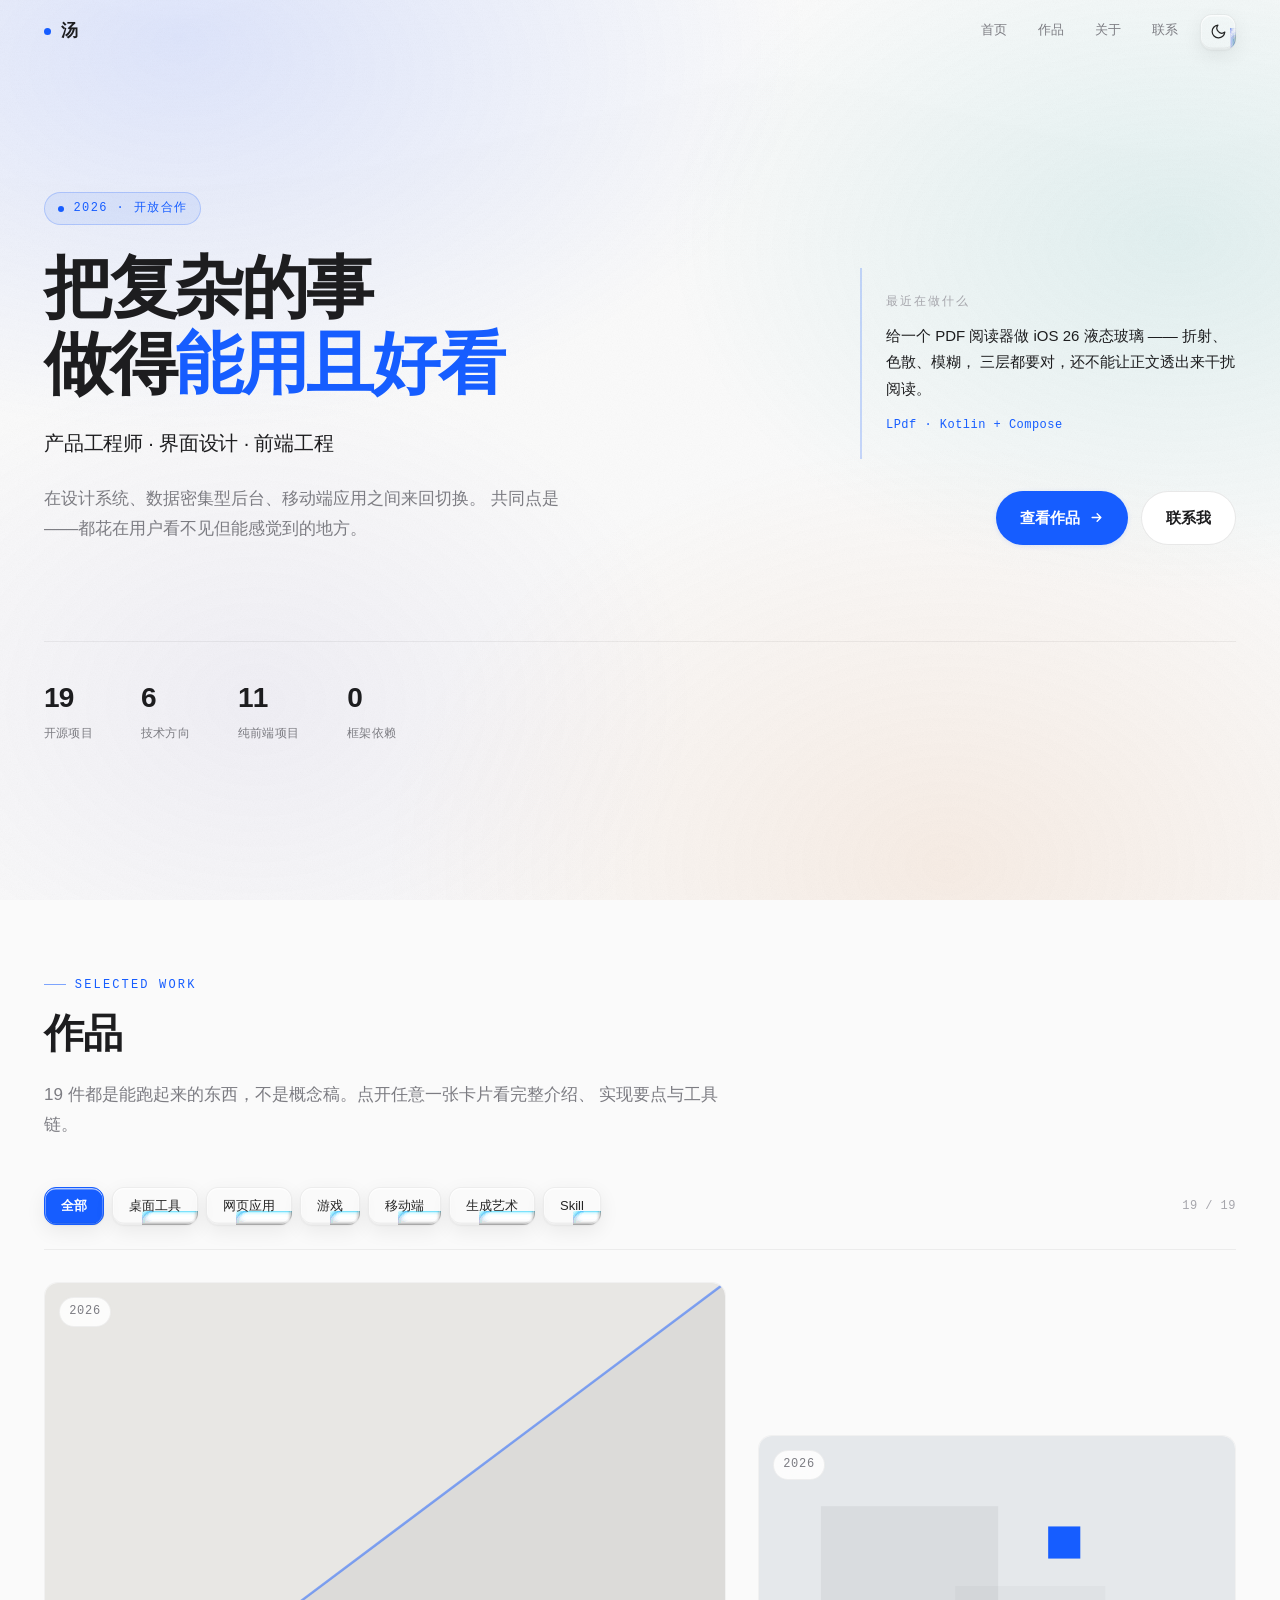
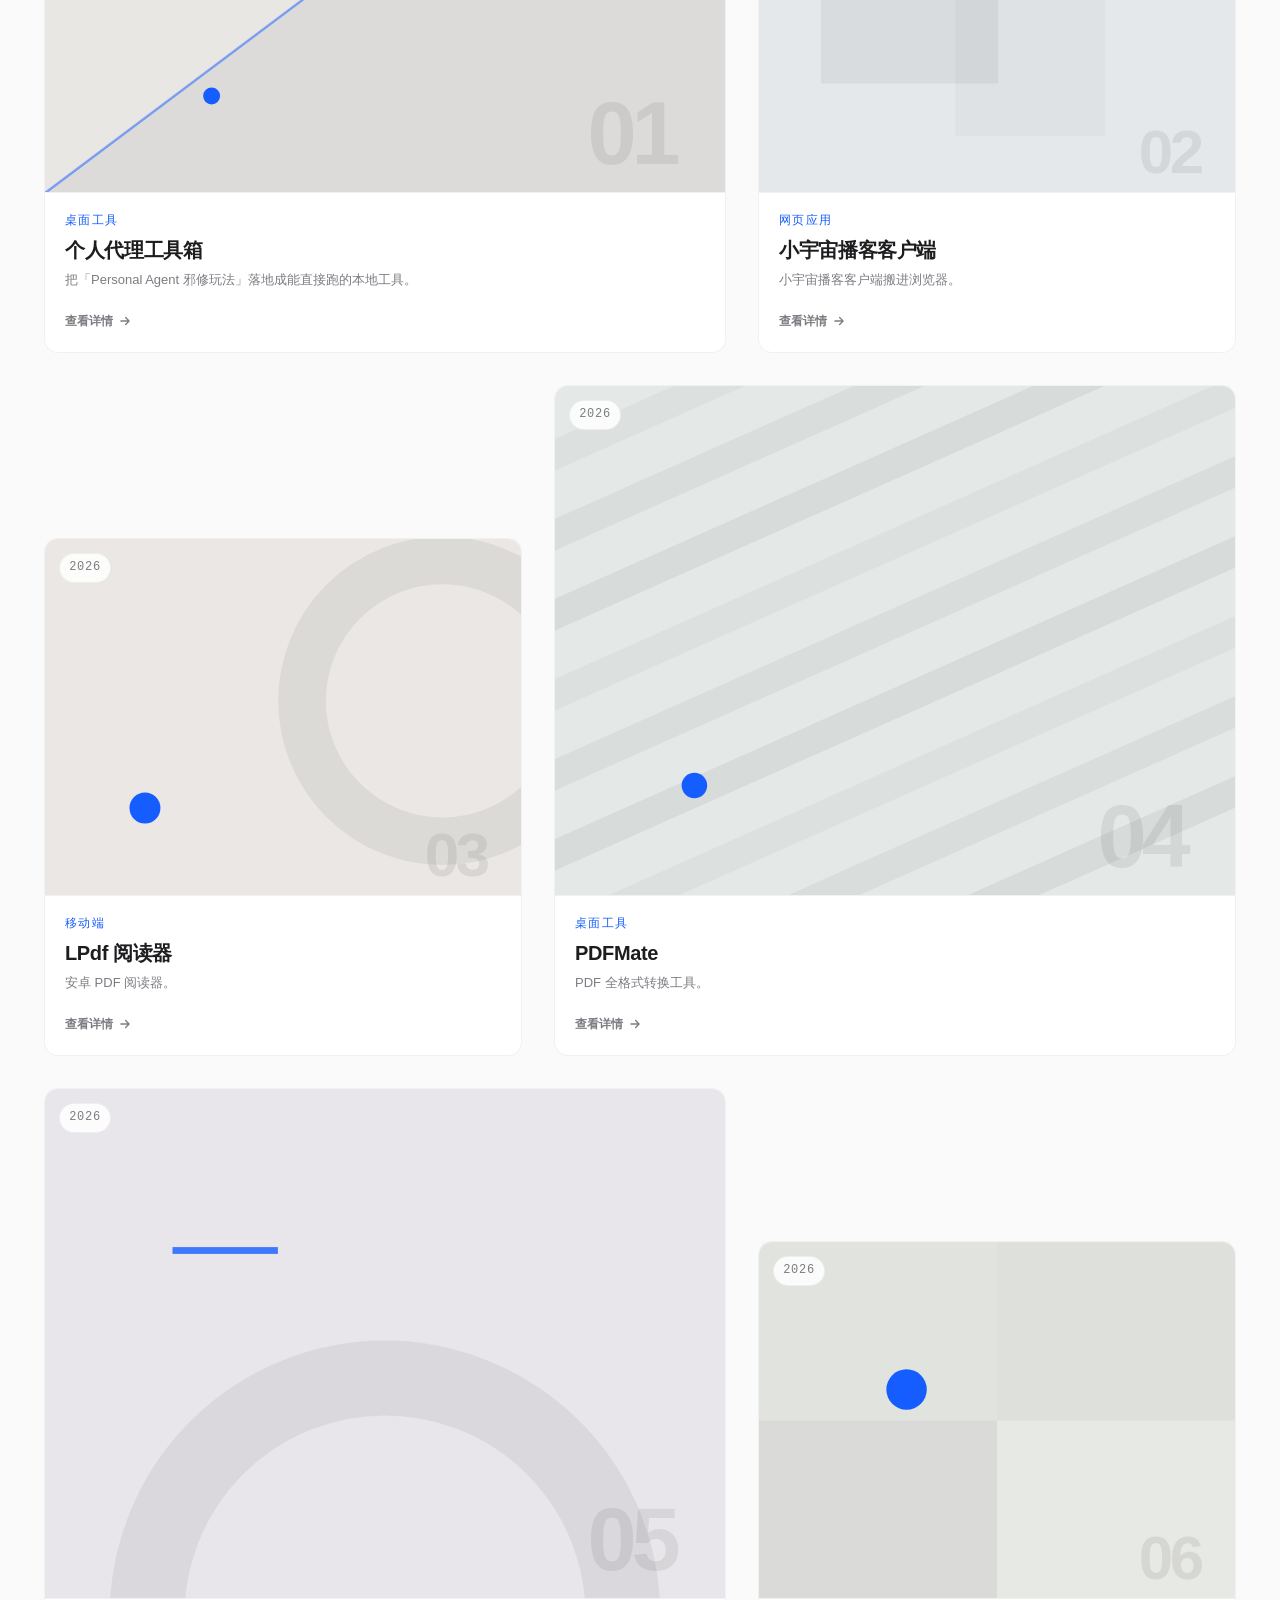
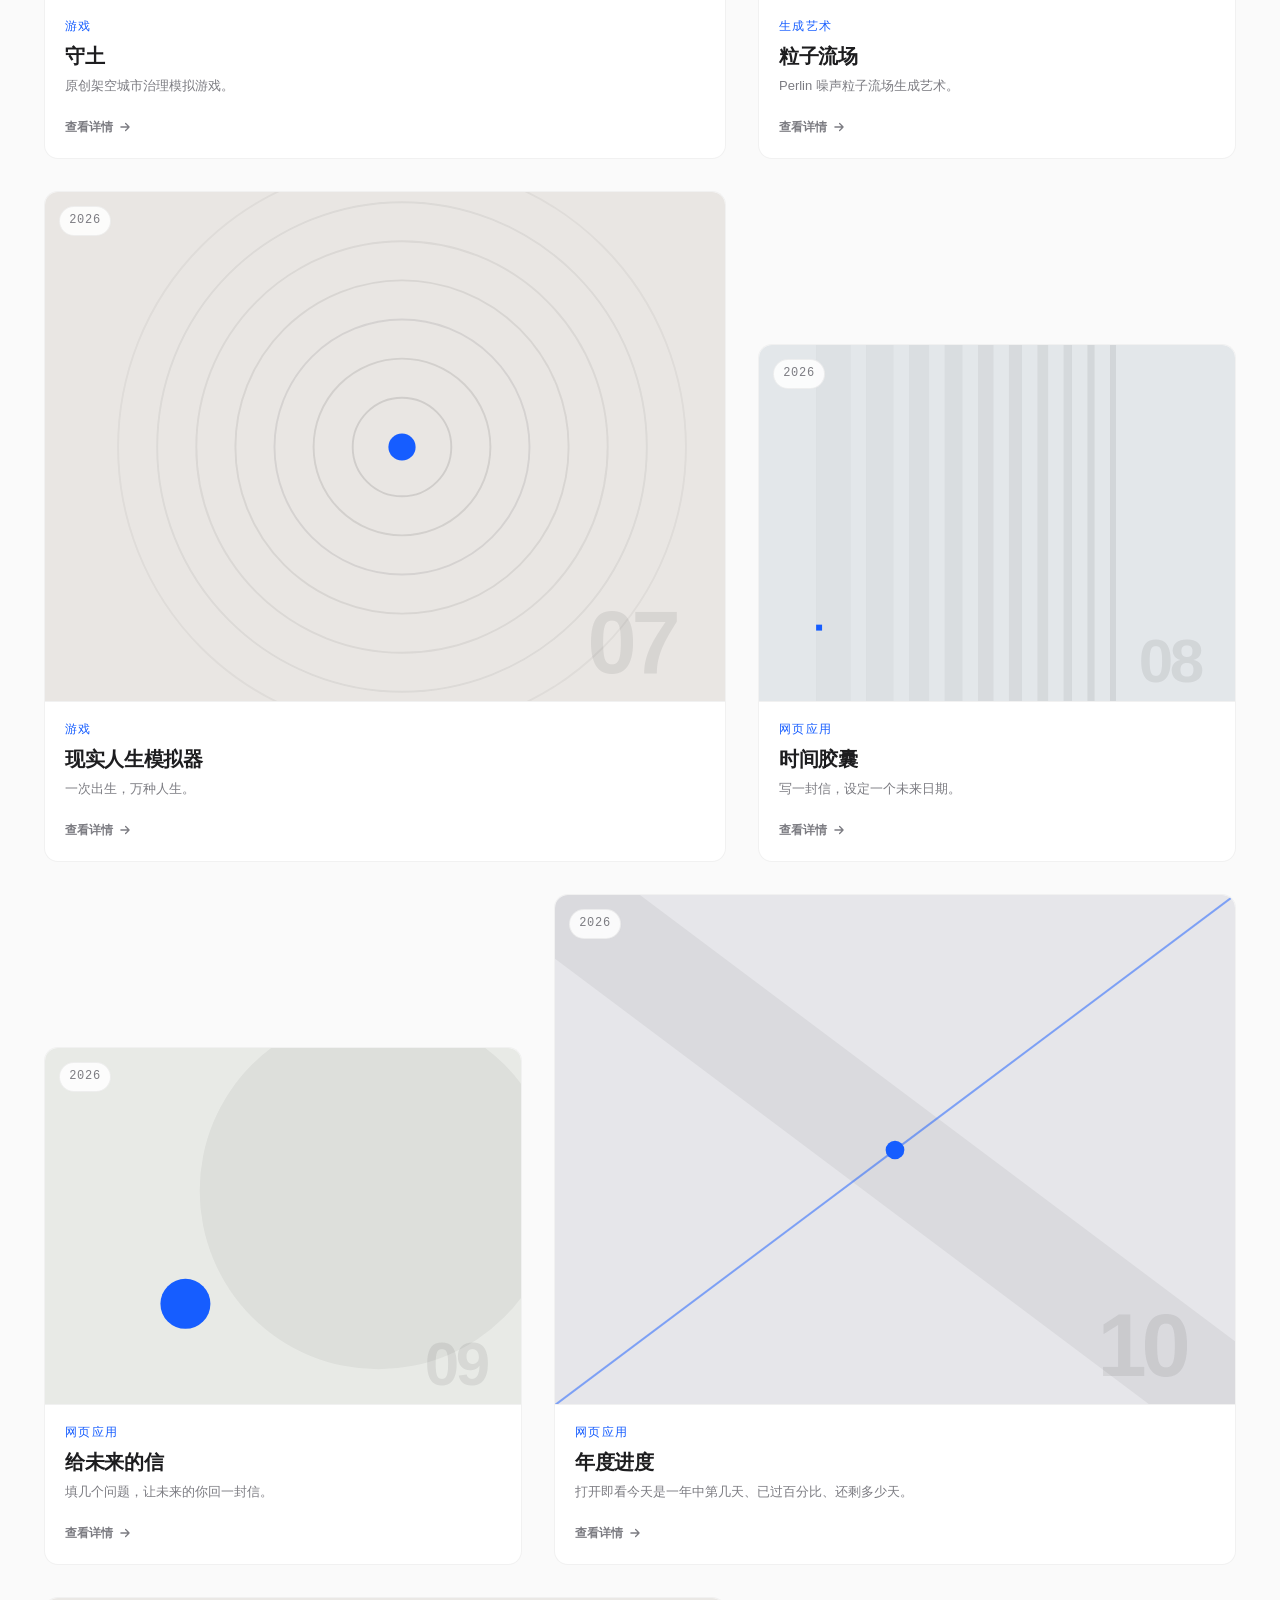
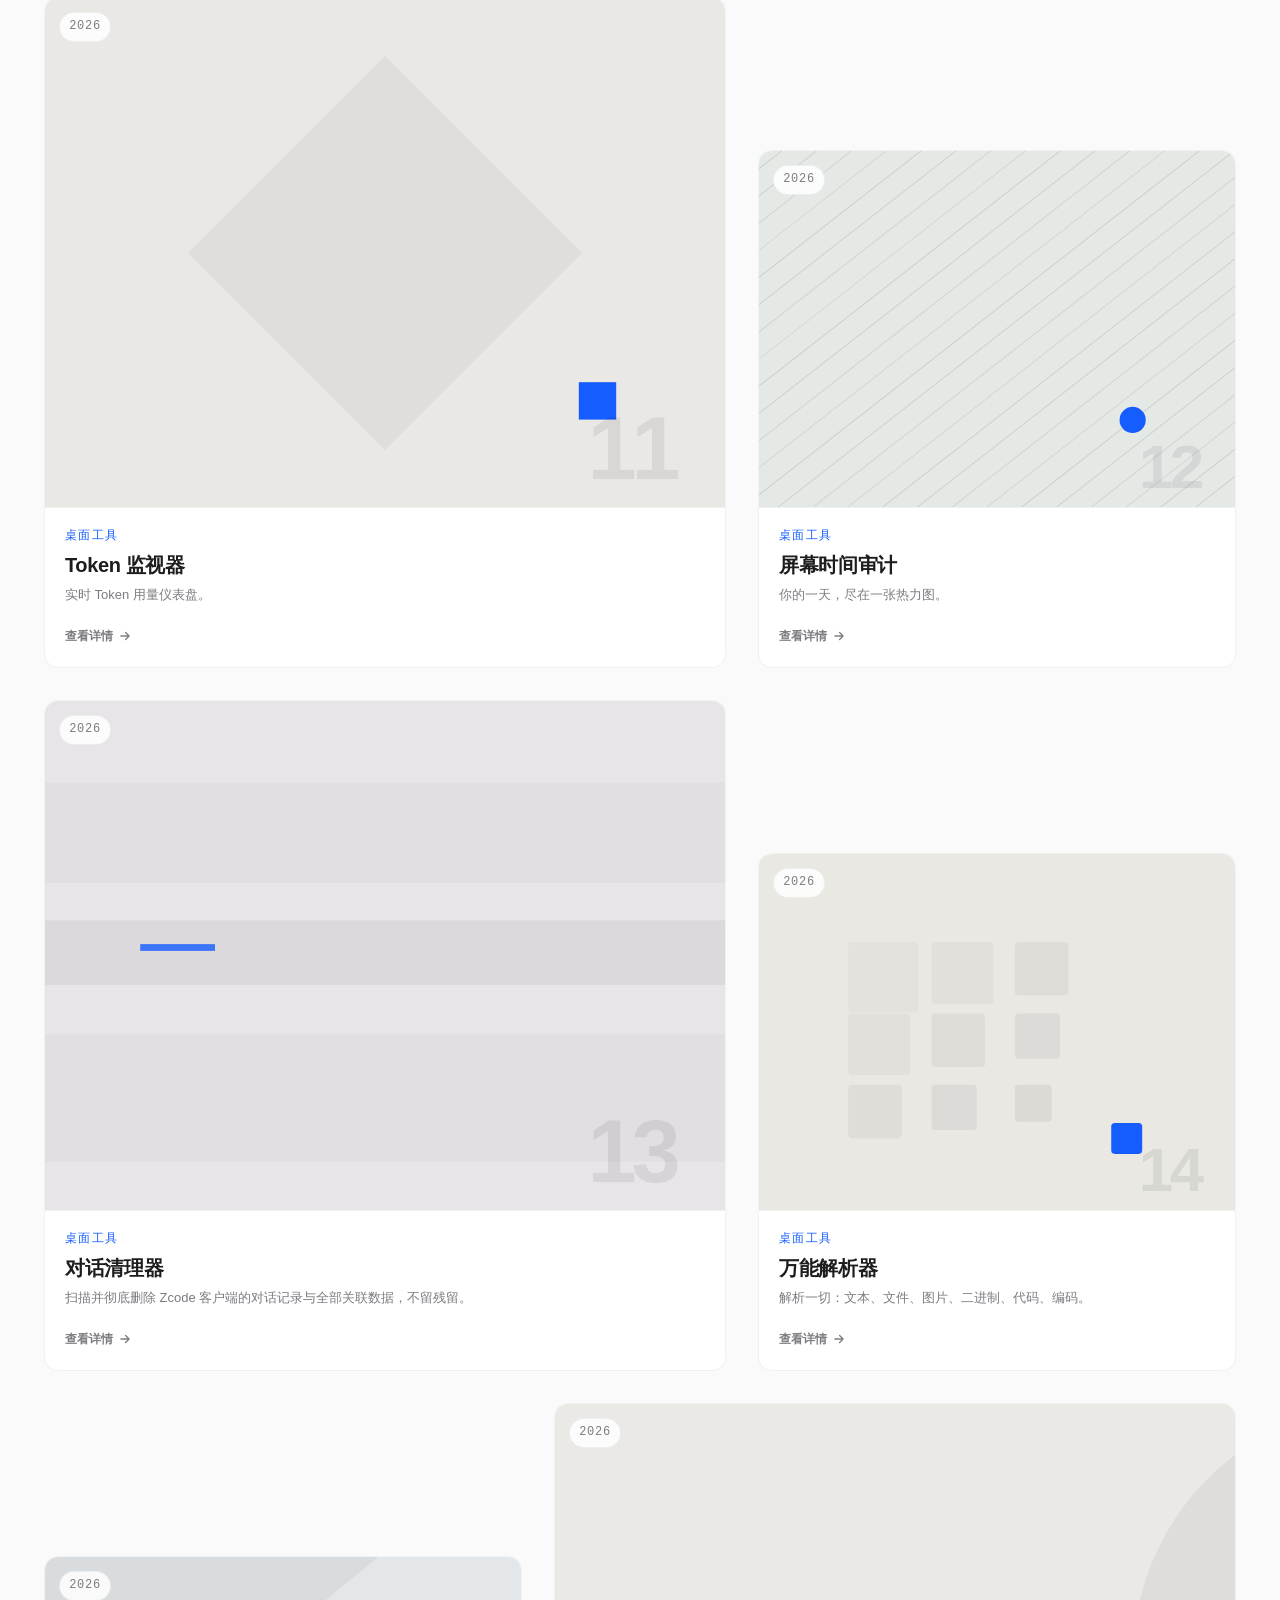
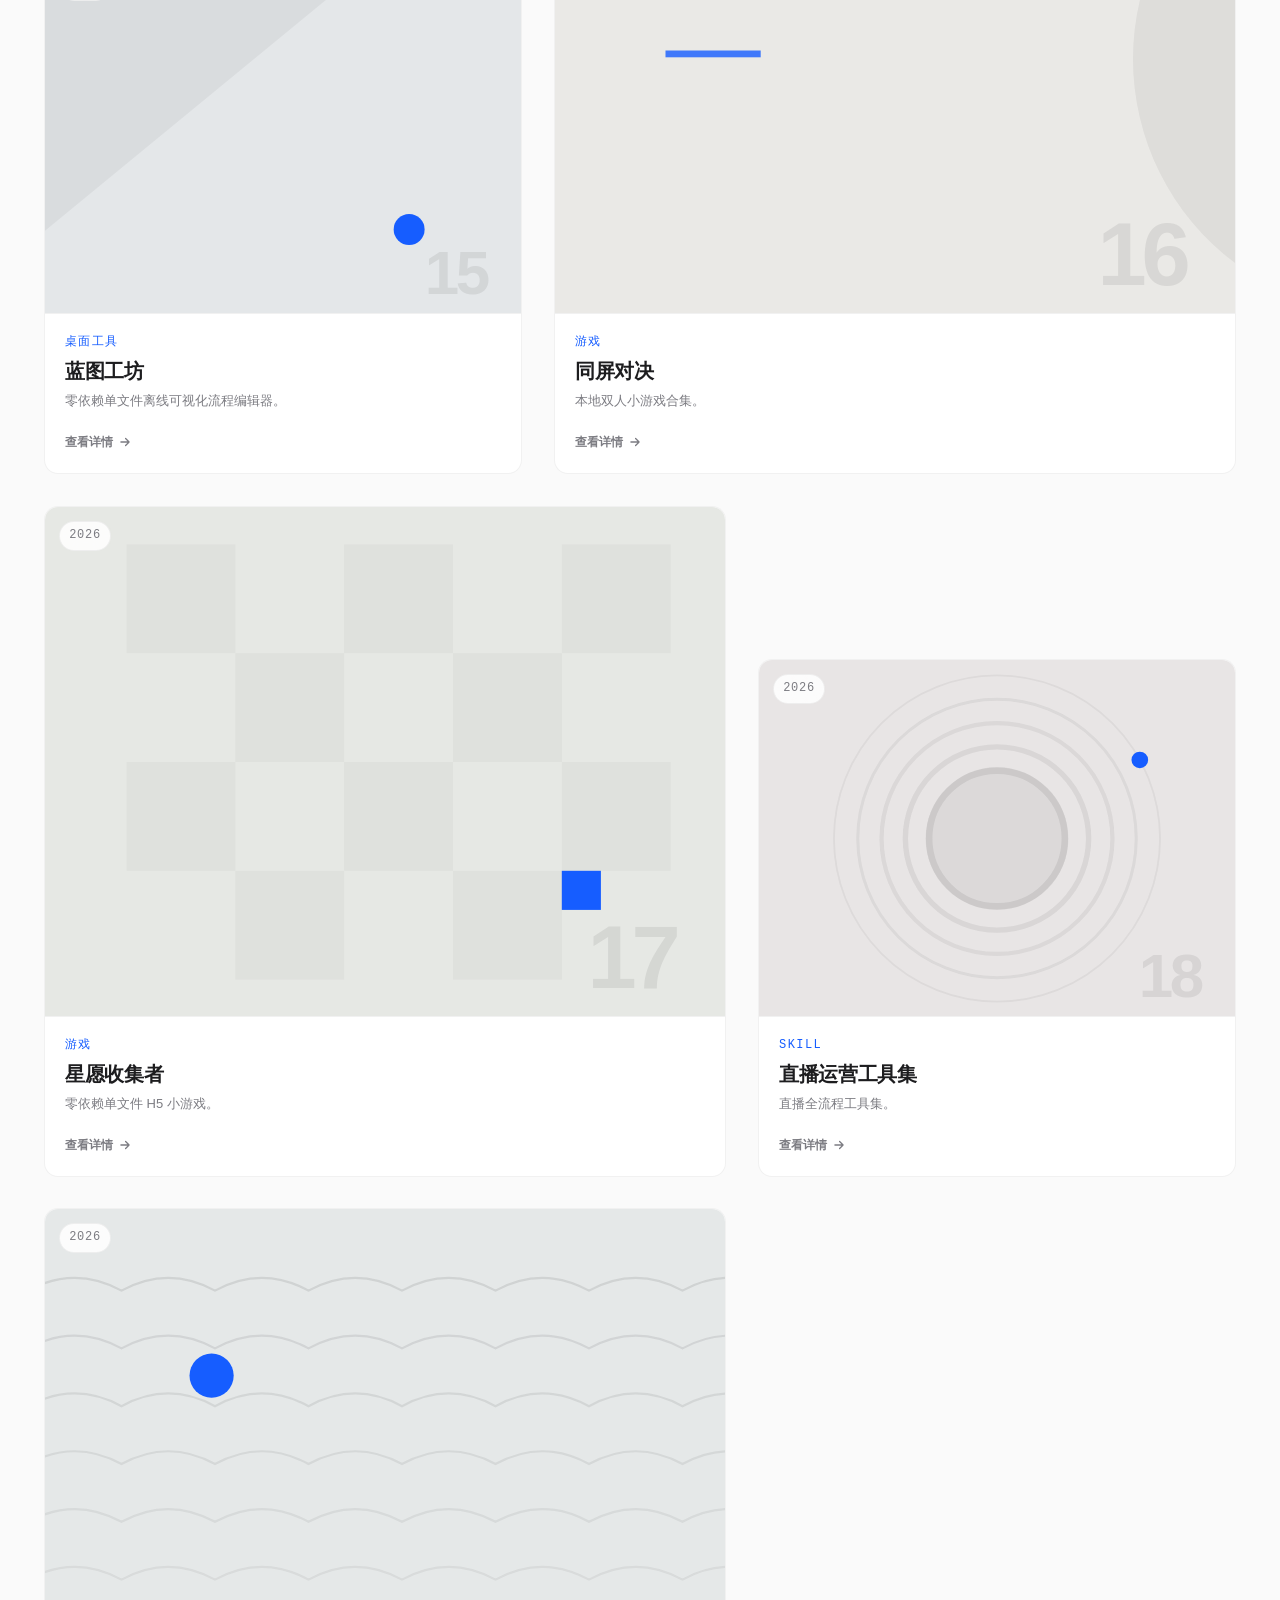
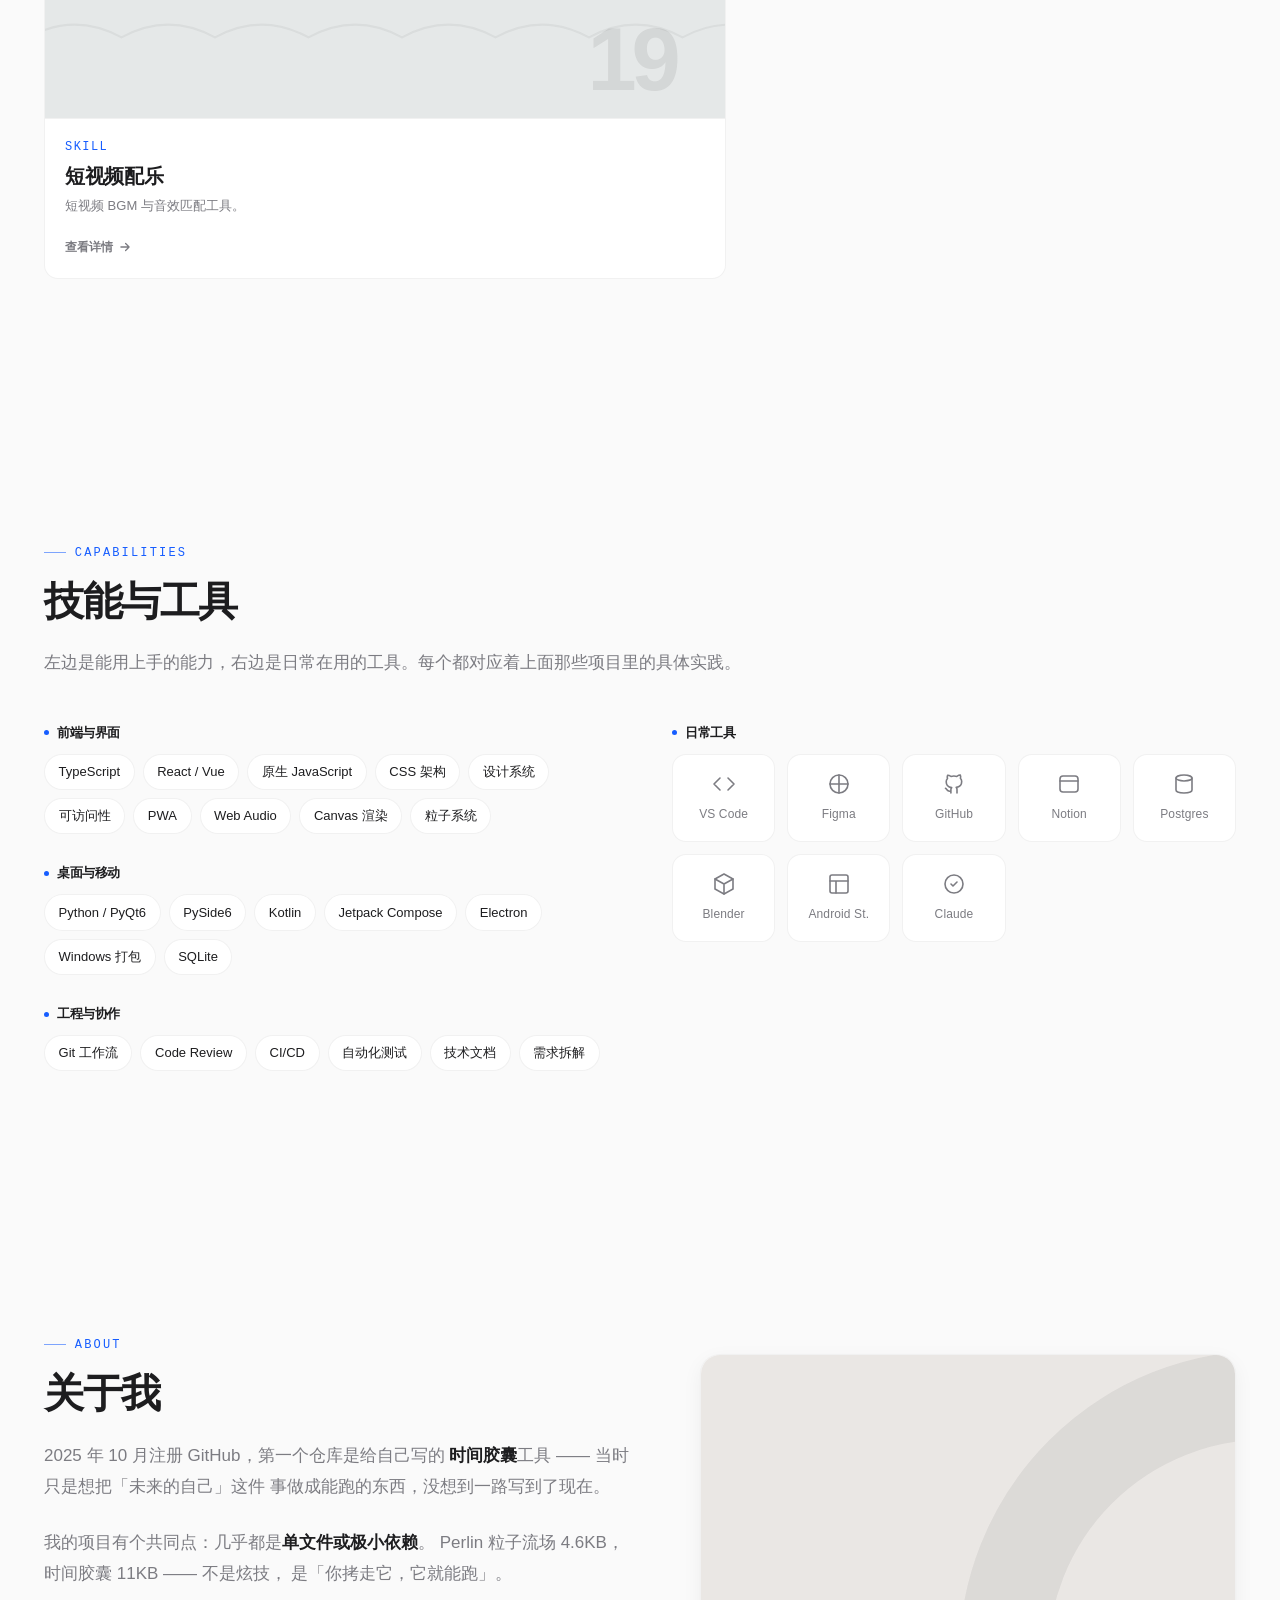
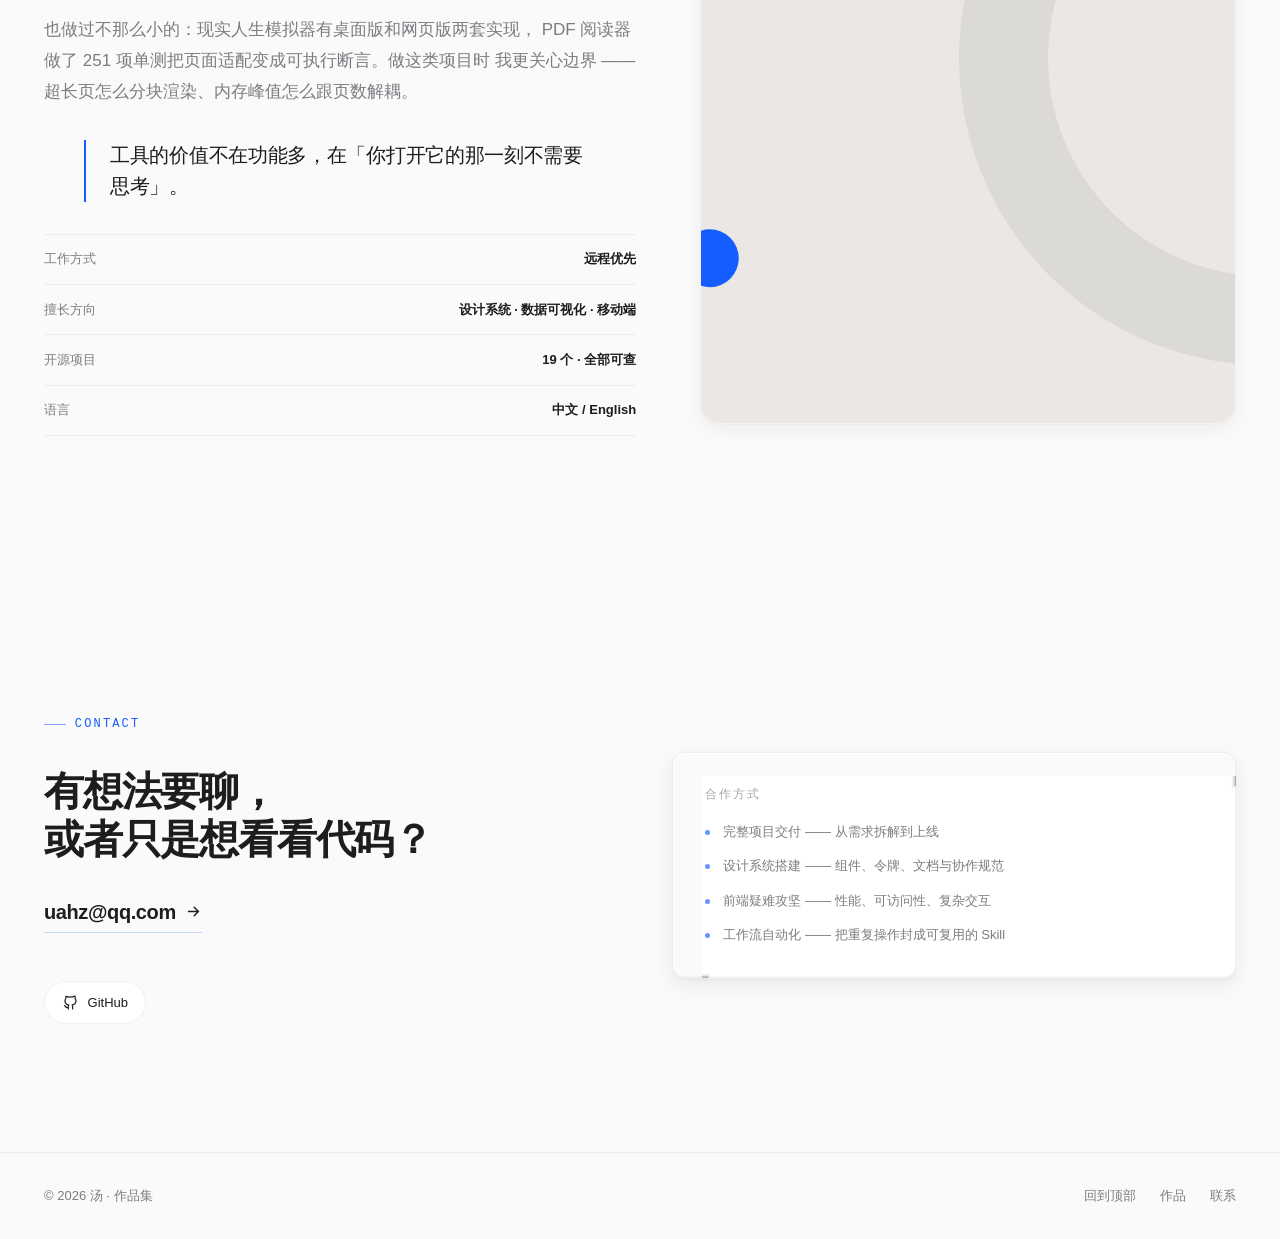
<file: index.html>
<!DOCTYPE html>
<html lang="zh-CN">
<head>
<meta charset="UTF-8">
<meta name="viewport" content="width=device-width, initial-scale=1, viewport-fit=cover">
<title>汤 · 产品工程师 / 界面设计</title>
<meta name="description" content="个人作品集 —— 19 个开源项目：PDF 工具、播客客户端、安卓阅读器、生成艺术与桌面工具。">
<meta name="theme-color" content="#FAFAFA">
<link rel="icon" href="data:image/svg+xml,%3Csvg%20xmlns%3D%27http%3A%2F%2Fwww.w3.org%2F2000%2Fsvg%27%20viewBox%3D%270%200%2064%2064%27%3E%3Crect%20width%3D%2764%27%20height%3D%2764%27%20rx%3D%2714%27%20fill%3D%27%23165DFF%27%2F%3E%3Ccircle%20cx%3D%2732%27%20cy%3D%2732%27%20r%3D%277%27%20fill%3D%27%23FFFFFF%27%2F%3E%3C%2Fsvg%3E">
<style>
/* ══════════════════════════════════════════════════════════════
   设计系统
   所有色值、圆角、阴影、间距一律走 CSS 变量，禁止零散写色。
   ══════════════════════════════════════════════════════════════ */
:root{
  color-scheme:light;

  /* —— 品牌色 —— */
  --c-primary:#165DFF;
  --c-primary-hover:#0E4AD8;
  --c-primary-soft:rgba(22,93,255,.08);
  --c-primary-line:rgba(22,93,255,.22);

  /* —— 中性色 —— */
  --c-bg:#FAFAFA;
  --c-surface:#FFFFFF;
  --c-text:#1D1D1F;
  --c-text-2:#7C7C82;
  --c-text-3:#A6A6AC;
  --c-line:rgba(29,29,31,.10);
  --c-line-soft:rgba(29,29,31,.06);
  --c-on-primary:#FFFFFF;   /* 主色之上的文字色 */
  /* 用于文字/图标的强调色：深色主题下要比填充色更亮才够对比 */
  --c-accent:#165DFF;
  --c-surface-2:#F4F4F6;

  /* —— 以下全部为「可被深色主题覆盖」的衍生色 —— */
  /* mesh 渐变：四块大半径色域（冷蓝 / 青灰 / 暖沙 / 中性紫灰），
     互相重叠成一张「有内容的背景」。玻璃的边缘折射只有在背景有色差时
     才看得出来 —— 纯色上玻璃只会发灰（Glasswork 的 INSTALL.md 明确提过）。 */
  --c-body-glow-1:rgba(64,110,255,.155);
  --c-body-glow-2:rgba(52,168,168,.125);
  --c-body-glow-3:rgba(226,148,88,.13);
  --c-body-glow-4:rgba(130,118,190,.085);
  --c-body-veil:rgba(255,255,255,.24);
  --c-nav-bg:rgba(250,250,250,.72);
  --c-nav-bg-solid:rgba(250,250,250,.96);
  --c-hairline:rgba(29,29,31,.02);
  --c-hover:rgba(29,29,31,.035);
  --c-pulse:rgba(22,93,255,.34);
  --c-pulse-fade:rgba(22,93,255,0);
  --c-btn-shadow:rgba(22,93,255,.12);
  --c-btn-shadow-hover:rgba(22,93,255,.22);
  --c-badge-bg:rgba(255,255,255,.86);
  --c-cover-filter:none;
  /* 玻璃断面与反光：浅色下用白亮高光 + 灰暗底边 */
  --c-glass-edge-top:rgba(255,255,255,.9);
  --c-glass-edge-top-hover:rgba(255,255,255,1);
  --c-glass-edge-bottom:rgba(29,29,31,.05);
  --c-glass-edge-side:rgba(255,255,255,.5);
  --c-glass-sheen:rgba(255,255,255,.5);
  --c-glass-sheen-2:rgba(255,255,255,.16);
  /* hover 专用：阴影比常规更深一档，边框明显但不用主色（避免廉价） */
  --sh-hover:0 4px 12px rgba(29,29,31,.05), 0 28px 64px rgba(29,29,31,.13);
  --c-line-hover:rgba(29,29,31,.18);
  --c-cover-filter-hover:brightness(1.05) saturate(1.05);
  --c-card-glow:rgba(255,255,255,.10);
  --c-surface-hover:#FFFFFF;

  /* —— 阴影：低透明度、柔和，拒绝厚重黑影 —— */
  --sh-1:0 1px 2px rgba(29,29,31,.035), 0 6px 20px rgba(29,29,31,.05);
  --sh-2:0 2px 8px rgba(29,29,31,.045), 0 18px 48px rgba(29,29,31,.085);
  --sh-3:0 8px 24px rgba(29,29,31,.09), 0 32px 72px rgba(29,29,31,.13);

  /* —— 圆角：统一 12px —— */
  --r-sm:8px;
  --r:14px;
  --r-lg:20px;
  --r-pill:999px;

  /* —— 字体：标题与正文都以苹方（PingFang SC）优先，标题用粗体 ——
     PingFang SC 是 macOS / iOS 的系统字体，Apple 设备上就是原生苹方粗体。
     Windows 上没有苹方，按下面的顺序回退到视觉最接近的现代几何黑体：
       Noto Sans SC（思源黑体，Bold 字重齐全，和苹方同属无衬线几何结构）
       → HarmonyOS Sans SC（鸿蒙黑体，形态接近）
       → Microsoft YaHei（雅黑，最后兜底）
     字重统一在 h1–h4 上写 700，即苹方的 Bold。 */
  /* —— 字体：SF Pro 优先（Apple 设计资源那套）——
     SF Pro 只含拉丁字符，不含中文 —— Apple 自己的中文界面也是
     「SF Pro 数字/英文 + 苹方 中文」的组合，所以栈里中文字体排在 SF 之后。
     Apple 设备：-apple-system 直接映射到 SF Pro；
     Windows：SF Pro 不存在，回退到 Segoe UI Variable（形态最接近）再退思源黑体。
     若要 Windows 也显示真 SF Pro，只能内嵌字体文件，详见 README 的许可说明。 */
  --font-display:"SF Pro Display","SF Pro Text","SF Pro",-apple-system,
                 BlinkMacSystemFont,"Segoe UI Variable Display","Segoe UI",
                 "PingFang SC","PingFang HK","Noto Sans SC","Microsoft YaHei",sans-serif;
  --font-body:"SF Pro Text","SF Pro Display","SF Pro",-apple-system,
              BlinkMacSystemFont,"Segoe UI Variable Text","Segoe UI",
              "PingFang SC","PingFang HK","Noto Sans SC","Microsoft YaHei",sans-serif;
  --font-mono:"SF Mono","JetBrains Mono",ui-monospace,Menlo,Consolas,monospace;

  /* —— 字号阶梯：层级严格区分 —— */
  --fs-xs:.75rem;      /* 12 */
  --fs-sm:.8125rem;    /* 13 */
  --fs-base:.9375rem;  /* 15 */
  --fs-md:1.0625rem;   /* 17 */
  --fs-lg:1.25rem;     /* 20 */
  --fs-xl:1.75rem;     /* 28 */
  --fs-2xl:2.5rem;     /* 40 */
  --fs-3xl:clamp(2.6rem,5.6vw,4.25rem); /* 42–68 */

  /* —— 间距 —— */
  --sp-1:.5rem; --sp-2:1rem; --sp-3:1.5rem; --sp-4:2rem;
  --sp-5:3rem; --sp-6:4rem; --sp-7:6rem; --sp-8:8rem;

  --gutter:1.5rem;
  --maxw:1240px;
  --nav-h:64px;

  /* —— 动效 —— */
  --ease:cubic-bezier(.22,.61,.36,1);
  --ease-out:cubic-bezier(.16,1,.3,1);
  /* 全局缓动：easeOutQuad。
     实测各段增量 0.19→0.18→0.16→0.13→0.11→0.08→0.05，均匀递减；
     而 .22,.61,.36,1 是 0.27→0.23→0.17，前 20% 就走完一半，观感「猛一下」。
     位移类动效统一用它。 */
  --ease-soft:cubic-bezier(.25,.46,.45,.94);
  /* 位移专用：起步更缓、中段推进、结尾长距离收住。
     实测增量 0.04→0.20→0.24→0.20→0.12→0.07→0.03，没有起手猛冲。 */
  --ease-glide:cubic-bezier(.33,.1,.2,1);
  --ease-reveal:var(--ease-soft);
  --t-reveal:.8s;
  --t-fast:.22s;
  --t-mid:.42s;
  --t-slow:.66s;
}

/* ══════════════════════════════════════════════════════════════
   深色主题
   只覆盖变量，不改任何组件规则 —— 所有颜色都从 :root 派生，
   所以一处覆盖全站生效。主色拆成两个角色：
     --c-primary  填充色（按钮底色），配白字，对比度 6.3:1
     --c-accent   文字/图标强调色，深底上要更亮才够对比
   ══════════════════════════════════════════════════════════════ */
html[data-theme="dark"]{
  color-scheme:dark;

  --c-bg:#0C0C0E;
  --c-surface:#16161A;
  --c-surface-2:#1E1E23;
  --c-text:#F4F4F6;
  --c-text-2:#9C9CA5;
  --c-text-3:#6B6B75;
  --c-line:rgba(255,255,255,.14);
  --c-line-soft:rgba(255,255,255,.075);

  --c-primary:#165DFF;
  --c-primary-hover:#2A6BFF;
  --c-accent:#8AB4FF;
  --c-primary-soft:rgba(76,141,255,.16);
  --c-primary-line:rgba(76,141,255,.34);
  --c-on-primary:#FFFFFF;

  /* 深色下阴影几乎不可见：加大不透明度，并让边框承担分隔职责 */
  --sh-1:0 1px 2px rgba(0,0,0,.5), 0 4px 14px rgba(0,0,0,.35);
  --sh-2:0 2px 6px rgba(0,0,0,.55), 0 14px 40px rgba(0,0,0,.45);
  --sh-3:0 8px 24px rgba(0,0,0,.6), 0 32px 72px rgba(0,0,0,.55);

  --c-body-glow-1:rgba(56,104,255,.26);
  --c-body-glow-2:rgba(30,140,150,.17);
  --c-body-glow-3:rgba(170,92,48,.14);
  --c-body-glow-4:rgba(78,86,150,.18);
  --c-body-veil:rgba(120,160,255,.05);
  --c-nav-bg:rgba(12,12,14,.72);
  --c-nav-bg-solid:rgba(12,12,14,.97);
  --c-hairline:rgba(255,255,255,.035);
  --c-hover:rgba(255,255,255,.06);
  --c-pulse:rgba(76,141,255,.5);
  --c-pulse-fade:rgba(76,141,255,0);
  --c-btn-shadow:rgba(22,93,255,.32);
  --c-btn-shadow-hover:rgba(22,93,255,.45);
  --c-badge-bg:rgba(22,22,26,.82);
  /* 封面是浅色底，深色页面上轻压一档：融入但不影响辨识 */
  --c-cover-filter:brightness(.9) contrast(1.03) saturate(1.06);
  /* 深色下玻璃高光要压低，否则一圈白边像贴纸 */
  --c-glass-edge-top:rgba(255,255,255,.10);
  --c-glass-edge-top-hover:rgba(255,255,255,.18);
  --c-glass-edge-bottom:rgba(0,0,0,.4);
  --c-glass-edge-side:rgba(255,255,255,.06);
  --c-glass-sheen:rgba(255,255,255,.12);
  --c-glass-sheen-2:rgba(255,255,255,.05);
  --sh-hover:0 4px 12px rgba(0,0,0,.5), 0 26px 56px rgba(0,0,0,.6);
  --c-line-hover:rgba(255,255,255,.22);
  --c-cover-filter-hover:brightness(1.02) saturate(1.12);
  --c-card-glow:rgba(255,255,255,.05);
  --c-surface-hover:#1A1A1F;
}

/* 切主题时大面积色块渐变过渡，硬切会闪眼；
   不加在文字本身上，避免字重发虚 */
body,.nav,.card,.tool,.social,.skill-tag,.tech,.filter,.contact__note,
.detail__link,.about__media,.detail__hero,.footer,.card__badge,
.nav__menu,.nav__link,.ct-direct{
  transition:background-color .32s var(--ease),border-color .32s var(--ease),
             color .32s var(--ease);
}

/* ══════════ 基础 ══════════ */
*,*::before,*::after{box-sizing:border-box}
html{-webkit-text-size-adjust:100%;scroll-behavior:smooth}
body{
  margin:0;
  font-family:var(--font-body);
  font-size:var(--fs-base);
  line-height:1.7;
  color:var(--c-text);
  background:var(--c-bg);
  -webkit-font-smoothing:antialiased;
  -moz-osx-font-smoothing:grayscale;
  overflow-x:hidden;
}
/* 极淡径向渐变：营造空间深度，肉眼几乎不可见 */
/* 背景分两层：
   ::before —— 大半径色温渐变，制造空间深度（不是光斑，没有明确边界）
   ::after  —— 极细噪点，消除纯色的「塑料感」；固定不随滚动，像胶片颗粒 */
body::before{
  content:"";position:fixed;inset:0;z-index:-1;pointer-events:none;
  background:
    radial-gradient(1050px 660px at 14% 4%,var(--c-body-glow-1),transparent 60%),
    radial-gradient(880px 620px at 92% 26%,var(--c-body-glow-2),transparent 58%),
    radial-gradient(940px 700px at 74% 96%,var(--c-body-glow-3),transparent 60%),
    radial-gradient(760px 580px at 20% 78%,var(--c-body-glow-4),transparent 58%),
    linear-gradient(178deg,var(--c-body-veil) 0%,transparent 30%);
}
body::after{
  content:"";position:fixed;inset:0;z-index:-1;pointer-events:none;
  background-image:url("data:image/svg+xml,%3Csvg%20xmlns%3D%27http%3A%2F%2Fwww.w3.org%2F2000%2Fsvg%27%20width%3D%27160%27%20height%3D%27160%27%3E%3Cfilter%20id%3D%27n%27%3E%3CfeTurbulence%20type%3D%27fractalNoise%27%20baseFrequency%3D%270.86%27%20numOctaves%3D%273%27%20stitchTiles%3D%27stitch%27%2F%3E%3CfeColorMatrix%20type%3D%27saturate%27%20values%3D%270%27%2F%3E%3C%2Ffilter%3E%3Crect%20width%3D%27160%27%20height%3D%27160%27%20filter%3D%27url%28%23n%29%27%20opacity%3D%270.055%27%2F%3E%3C%2Fsvg%3E");
  background-repeat:repeat;
  background-size:160px 160px;
  /* 透明度已烘焙进 SVG 内部，元素不用 opacity ——
     全屏固定层一旦有 opacity<1，滚动时每帧都要重新合成，实测掉到 33fps。
     也不用 mix-blend-mode，同样要读下层像素。 */
}
h1,h2,h3,h4{
  font-family:var(--font-display);
  margin:0;
  font-weight:700;
  line-height:1.12;         /* SF Pro 的 x-height 更大，行高收到 1.12 才紧凑 */
  letter-spacing:-.035em;   /* SF Pro Display 在大字号下需要更紧的字距 */
  color:var(--c-text);
}
p{margin:0}
ul{margin:0;padding:0;list-style:none}
a{color:inherit;text-decoration:none}
img,svg{display:block;max-width:100%}
button{font:inherit;color:inherit;border:0;background:none;cursor:pointer}
:focus-visible{outline:2px solid var(--c-primary);outline-offset:3px;border-radius:4px}
::selection{background:var(--c-primary);color:var(--c-on-primary)}

.wrap{width:100%;max-width:var(--maxw);margin:0 auto;padding:0 var(--gutter)}
.sr-only{
  position:absolute;width:1px;height:1px;padding:0;margin:-1px;
  overflow:hidden;clip:rect(0,0,0,0);white-space:nowrap;border:0;
}
.skip{
  position:fixed;left:var(--sp-3);top:-80px;z-index:200;
  padding:.65rem 1.1rem;border-radius:var(--r-sm);
  background:var(--c-primary);color:var(--c-on-primary);font-weight:600;font-size:var(--fs-sm);
  transition:top .2s var(--ease);
}
.skip:focus{top:var(--sp-3)}

/* ══════════ 1. 固定导航栏 ══════════ */
.nav{
  position:fixed;top:0;left:0;right:0;z-index:100;
  height:var(--nav-h);
  display:flex;align-items:center;
  background:transparent;
  border-bottom:1px solid transparent;
  transition:background .4s var(--ease),border-color .4s var(--ease),
             backdrop-filter .4s var(--ease),box-shadow .4s var(--ease);
}
.nav.is-stuck{
  background:var(--c-nav-bg);
  -webkit-backdrop-filter:saturate(180%) blur(18px);
  backdrop-filter:saturate(180%) blur(18px);
  border-bottom-color:var(--c-line-soft);
  box-shadow:0 1px 0 var(--c-hairline);
}
.nav__inner{display:flex;align-items:center;justify-content:space-between;width:100%}
.brand{
  display:flex;align-items:center;gap:.6rem;
  font-family:var(--font-display);font-size:1.0625rem;font-weight:700;
  letter-spacing:-.02em;color:var(--c-text);
}
.brand__dot{
  width:7px;height:7px;border-radius:50%;background:var(--c-primary);
  transition:transform .4s var(--ease-out);
}
.brand:hover .brand__dot{transform:scale(1.6)}
.nav__menu{display:flex;align-items:center;gap:.35rem}
.nav__link{
  position:relative;padding:.5rem .8rem;
  /* 底部两角保持直角：否则 border-bottom 会沿着圆角向上弯成 U 形 */
  border-radius:var(--r-sm) var(--r-sm) 0 0;
  font-size:var(--fs-sm);font-weight:500;color:var(--c-text-2);
  transition:color .24s var(--ease),background .24s var(--ease),
             border-color .24s var(--ease);
  border-bottom:2px solid transparent;   /* 预留位置，避免 active 时高度跳 2px */
}
.nav__link:hover{color:var(--c-text);background:var(--c-hover)}
.nav__link.is-active{
  color:var(--c-text);
  /* 指示线用 border-bottom：不要用 background + calc(background-size) ——
     calc 一旦失效，渐变会铺满整个链接，再被 nav 的 backdrop-filter 糊成一团蓝块。
     也不用 ::after，同样会被那个模糊层污染。 */
  border-bottom-color:var(--c-primary);
}
/* 导航右侧：菜单 + 主题切换 + 汉堡 */
.nav__right{display:flex;align-items:center;gap:.55rem}

.theme{
  width:36px;height:36px;flex:none;border-radius:50%;
  display:grid;place-items:center;
  border:1px solid var(--c-line-soft);
  color:var(--c-text-2);background:transparent;
  transition:color .24s var(--ease),border-color .24s var(--ease),
             background .24s var(--ease),transform .24s var(--ease-out);
}
.theme:hover{color:var(--c-text);border-color:var(--c-line);background:var(--c-hover)}
.theme:active{transform:scale(.94)}
.theme svg{width:17px;height:17px}
/* 浅色下显示月亮（点了变深），深色下显示太阳 */
html:not([data-theme="dark"]) .theme__sun{display:none}
html[data-theme="dark"] .theme__moon{display:none}

.nav__toggle{
  display:none;width:40px;height:40px;border-radius:var(--r-sm);
  align-items:center;justify-content:center;flex-direction:column;gap:5px;
}
.nav__toggle span{
  display:block;width:19px;height:1.5px;border-radius:2px;background:var(--c-text);
  transition:transform .3s var(--ease),opacity .2s var(--ease);
}
.nav__toggle[aria-expanded="true"] span:nth-child(1){transform:translateY(6.5px) rotate(45deg)}
.nav__toggle[aria-expanded="true"] span:nth-child(2){opacity:0}
.nav__toggle[aria-expanded="true"] span:nth-child(3){transform:translateY(-6.5px) rotate(-45deg)}

/* ══════════ 通用：板块标题 ══════════ */
.section{padding:var(--sp-8) 0;position:relative}
.section__head{margin-bottom:var(--sp-5);max-width:44rem}
.eyebrow{
  display:inline-flex;align-items:center;gap:.55rem;
  font-family:var(--font-mono);font-size:var(--fs-xs);
  letter-spacing:.18em;text-transform:uppercase;color:var(--c-accent);
  margin-bottom:var(--sp-2);
}
.eyebrow::before{content:"";width:22px;height:1px;background:currentColor;opacity:.55}
.section__title{font-size:var(--fs-2xl)}
.section__desc{margin-top:var(--sp-3);color:var(--c-text-2);font-size:var(--fs-md);line-height:1.75}
.section__num{
  font-family:var(--font-mono);font-size:var(--fs-xs);color:var(--c-text-3);
  letter-spacing:.1em;
}

/* ══════════ 2. Hero ══════════ */
.hero{
  display:grid;
  grid-template-columns:repeat(12,1fr);
  gap:var(--sp-4);
  align-items:end;
  padding-top:calc(var(--nav-h) + var(--sp-8));
  padding-bottom:var(--sp-7);
  min-height:calc(100vh - var(--nav-h));
  min-height:calc(100svh - var(--nav-h));
}
.hero__left{grid-column:1/8}
.hero__right{grid-column:9/13;padding-top:var(--sp-6);display:flex;flex-direction:column;justify-content:flex-end;gap:var(--sp-4)}
.hero__eyebrow{
  display:inline-flex;align-items:center;gap:.6rem;
  padding:.34rem .8rem;border-radius:var(--r-pill);
  background:var(--c-primary-soft);border:1px solid var(--c-primary-line);
  font-family:var(--font-mono);font-size:var(--fs-xs);
  letter-spacing:.12em;text-transform:uppercase;color:var(--c-accent);
  margin-bottom:var(--sp-3);
}
.hero__eyebrow i{
  width:6px;height:6px;border-radius:50%;background:var(--c-primary);
  animation:pulse 2.4s var(--ease) infinite;
}
@keyframes pulse{
  0%,100%{box-shadow:0 0 0 0 var(--c-pulse)}
  50%{box-shadow:0 0 0 7px var(--c-pulse-fade)}
}
.hero__title{font-size:var(--fs-3xl);letter-spacing:-.035em}
.hero__title em{font-style:normal;color:var(--c-accent)}
.hero__role{
  margin-top:var(--sp-3);font-size:var(--fs-lg);
  color:var(--c-text);font-weight:500;letter-spacing:-.01em;
}
.hero__desc{
  margin-top:var(--sp-3);font-size:var(--fs-md);color:var(--c-text-2);
  max-width:34rem;line-height:1.8;
}
.hero__cta{display:flex;flex-wrap:wrap;gap:.85rem;justify-content:flex-end}
.hero__stats{
  grid-column:1/-1;display:flex;flex-wrap:wrap;gap:var(--sp-5);
  margin-top:var(--sp-6);padding-top:var(--sp-4);
  border-top:1px solid var(--c-line-soft);
}
.hero__stat{display:grid;gap:.1rem}
.hero__stat b{
  font-family:var(--font-display);font-size:var(--fs-xl);
  font-weight:700;letter-spacing:-.025em;
}
.hero__stat span{font-size:var(--fs-xs);color:var(--c-text-2);letter-spacing:.02em}

/* Hero 右侧：一条当前动态，克制的小段落 */
.hero__note{
  padding:var(--sp-3) 0 var(--sp-3) var(--sp-3);
  border-left:2px solid var(--c-primary-line);
}
.hero__note-label{
  font-family:var(--font-mono);font-size:var(--fs-xs);
  letter-spacing:.16em;text-transform:uppercase;color:var(--c-text-3);
  margin-bottom:.7rem;
}
.hero__note-text{font-size:var(--fs-base);color:var(--c-text);line-height:1.75}
.hero__note-meta{
  margin-top:.8rem;font-family:var(--font-mono);font-size:var(--fs-xs);
  color:var(--c-accent);letter-spacing:.04em;
}

/* 按钮 */
.btn{
  display:inline-flex;align-items:center;gap:.55rem;
  padding:.82rem 1.5rem;border-radius:var(--r-pill);
  font-size:var(--fs-base);font-weight:600;letter-spacing:-.005em;
  transition:transform .3s var(--ease-out),box-shadow .3s var(--ease),
             background .3s var(--ease),border-color .3s var(--ease);
}
.btn--primary{background:var(--c-primary);color:var(--c-on-primary);box-shadow:0 1px 5px var(--c-btn-shadow)}
.btn--primary:hover{background:var(--c-primary-hover);transform:translateY(-2px);box-shadow:0 6px 20px var(--c-btn-shadow-hover)}
.btn--ghost{border:1px solid var(--c-line);color:var(--c-text);background:var(--c-surface)}
.btn--ghost:hover{border-color:var(--c-primary);color:var(--c-accent);transform:translateY(-2px)}
.btn svg{transition:transform .3s var(--ease-out)}
.btn:hover svg{transform:translateX(3px)}

/* ══════════ 3. 作品画廊（Bento 错落网格）══════════ */
.gallery{
  display:grid;
  grid-template-columns:repeat(12,1fr);
  gap:var(--sp-4);
  /* 底部对齐：同一行内矮卡自然落在下方，行底齐平、顶边锯齿 —— 错落感来自宽度差，
     且不用硬编码 margin-top，body 高度变化也不会错位。 */
  align-items:end;
}
.card{
  position:relative;display:flex;flex-direction:column;
  background:var(--c-surface);
  border:1px solid var(--c-line-soft);
  border-radius:var(--r);
  overflow:hidden;cursor:pointer;
  text-align:left;width:100%;
  transition:transform .55s var(--ease-soft),box-shadow .55s var(--ease-soft),
             border-color .32s var(--ease-soft);
  will-change:transform;
}
/* hover：浮起 8px（原来 4px 太含蓄）+ 阴影加重 + 边框提亮 */
.card:hover{
  transform:translateY(-6px);
  box-shadow:var(--sh-hover);
  border-color:var(--c-line-hover);
  background:var(--c-surface-hover);
}
.card:focus-visible{outline:2px solid var(--c-primary);outline-offset:3px}
.card__media{
  position:relative;aspect-ratio:4/3;overflow:hidden;
  flex:0 0 auto;   /* 关键：不收缩，保证 4:3 真实生效 */
  background:var(--c-surface);
  border-bottom:1px solid var(--c-line-soft);
}
.card__media img{
  width:100%;height:100%;object-fit:cover;
  filter:var(--c-cover-filter);
  /* 缩放中心由 JS 按鼠标位置写入 --mx/--my。
     中心固定在正中时，鼠标在卡片边缘也会「从中间膨胀」，那才是生硬感的来源。
     跟随鼠标后，画面从指针处长出来，观感自然得多。 */
  transform-origin:var(--mx,50%) var(--my,50%);
  transition:transform 1.05s var(--ease-glide),filter .6s var(--ease-soft);
  will-change:transform;
  backface-visibility:hidden;
}
.card:hover .card__media img{
  transform:scale(1.045);
  filter:var(--c-cover-filter-hover);
}

/* 提亮遮罩：hover 时封面整体亮一档 —— 这是「高亮突出」的主信号，
   比单纯放大更明显，也更不伤构图（不裁切）。用 ::before，::after 留给玻璃反光。 */
.card__media::before{
  content:"";position:absolute;inset:0;pointer-events:none;z-index:1;
  background:var(--c-card-glow);
  opacity:0;
  transition:opacity .6s var(--ease-soft);
}
.card:hover .card__media::before{opacity:1}
.card__badge{
  position:absolute;top:.85rem;left:.85rem;
  padding:.24rem .6rem;border-radius:var(--r-pill);
  background:var(--c-badge-bg);
  -webkit-backdrop-filter:blur(10px);backdrop-filter:blur(10px);
  border:1px solid var(--c-line-soft);
  font-family:var(--font-mono);font-size:var(--fs-xs);
  color:var(--c-text-2);letter-spacing:.06em;
}
.card__body{padding:1.15rem 1.25rem 1.3rem;display:flex;flex-direction:column;gap:.45rem;flex:1}
.card__title{font-size:var(--fs-lg);letter-spacing:-.018em}
.card__cat{
  font-family:var(--font-mono);font-size:var(--fs-xs);
  letter-spacing:.12em;text-transform:uppercase;color:var(--c-accent);
}
.card__desc{font-size:var(--fs-sm);color:var(--c-text-2);line-height:1.65}
.card__foot{
  margin-top:auto;padding-top:.85rem;
  display:flex;align-items:center;justify-content:space-between;gap:.6rem;
  font-size:var(--fs-xs);color:var(--c-text-3);
}
.card__more{
  display:inline-flex;align-items:center;gap:.3rem;
  color:var(--c-text-2);font-weight:600;
  transition:color .26s var(--ease),gap .26s var(--ease);
}
.card:hover .card__more{color:var(--c-accent);gap:.55rem}

/* Bento 桌面规则见文件末尾 @media (min-width:1024px) */


/* ══════════ 5. 技能与工具 ══════════ */
.skills{display:grid;grid-template-columns:1fr 1fr;gap:var(--sp-6);align-items:start}
.skill-group{margin-bottom:var(--sp-4)}
.skill-group:last-child{margin-bottom:0}
.skill-group__name{
  font-size:var(--fs-sm);font-weight:600;color:var(--c-text);
  margin-bottom:.85rem;display:flex;align-items:center;gap:.5rem;
}
.skill-group__name::before{
  content:"";width:5px;height:5px;border-radius:50%;background:var(--c-primary);
}
.skill-tags{display:flex;flex-wrap:wrap;gap:.5rem}
.skill-tag{
  padding:.38rem .85rem;border-radius:var(--r-pill);
  background:var(--c-surface);border:1px solid var(--c-line-soft);
  font-size:var(--fs-sm);color:var(--c-text);
  transition:border-color .26s var(--ease),color .26s var(--ease),
             transform .26s var(--ease-out);
}
.skill-tag:hover{border-color:var(--c-primary-line);color:var(--c-accent);transform:translateY(-2px)}
.tools{
  display:grid;grid-template-columns:repeat(auto-fill,minmax(96px,1fr));
  gap:.75rem;
}
.tool{
  display:flex;flex-direction:column;align-items:center;gap:.5rem;
  padding:1.05rem .5rem;border-radius:var(--r);
  background:var(--c-surface);border:1px solid var(--c-line-soft);
  color:var(--c-text-2);
  transition:border-color .26s var(--ease),color .26s var(--ease),
             transform .26s var(--ease-out),box-shadow .26s var(--ease);
}
.tool:hover{
  border-color:var(--c-primary-line);color:var(--c-accent);
  transform:translateY(-3px);box-shadow:var(--sh-1);
}
.tool svg{width:24px;height:24px}
.tool span{font-size:var(--fs-xs);letter-spacing:.01em}

/* ══════════ 6. 关于我 ══════════ */
.about{display:grid;grid-template-columns:1.05fr .95fr;gap:var(--sp-6);align-items:center}
.about__text p{color:var(--c-text-2);font-size:var(--fs-md);line-height:1.85}
.about__text p + p{margin-top:var(--sp-3)}
.about__text strong{color:var(--c-text);font-weight:600}
.about__quote{
  margin-top:var(--sp-4);padding-left:var(--sp-3);
  border-left:2px solid var(--c-primary);
  font-family:var(--font-display);font-size:var(--fs-lg);
  line-height:1.55;letter-spacing:-.015em;color:var(--c-text);
}
.about__facts{
  margin-top:var(--sp-4);display:grid;gap:0;
  border-top:1px solid var(--c-line-soft);
}
.about__fact{
  display:flex;justify-content:space-between;gap:var(--sp-3);
  padding:.85rem 0;border-bottom:1px solid var(--c-line-soft);
  font-size:var(--fs-sm);
}
.about__fact dt{color:var(--c-text-2)}
.about__fact dd{margin:0;font-weight:600;text-align:right}
.about__media{
  position:relative;border-radius:var(--r-lg);overflow:hidden;
  aspect-ratio:4/5;background:var(--c-surface);
  border:1px solid var(--c-line-soft);box-shadow:var(--sh-1);
}
.about__media img{width:100%;height:100%;object-fit:cover}

/* ══════════ 7. 联系 ══════════ */
.contact{
  display:grid;grid-template-columns:1fr 1fr;gap:var(--sp-6);
  align-items:center;
}
.contact__lead{font-size:var(--fs-2xl);letter-spacing:-.03em;line-height:1.2}
.contact__mail{
  display:inline-flex;align-items:center;gap:.6rem;margin-top:var(--sp-4);
  font-family:var(--font-display);font-size:var(--fs-lg);font-weight:600;
  letter-spacing:-.02em;
  border-bottom:1.5px solid var(--c-primary-line);
  padding-bottom:.2rem;
  transition:border-color .28s var(--ease),color .28s var(--ease);
}
.contact__mail:hover{color:var(--c-accent);border-color:var(--c-primary)}
.socials{display:flex;flex-wrap:wrap;gap:.7rem;margin-top:var(--sp-5)}
.social{
  display:inline-flex;align-items:center;gap:.55rem;
  padding:.6rem 1.05rem;border-radius:var(--r-pill);
  background:var(--c-surface);border:1px solid var(--c-line-soft);
  font-size:var(--fs-sm);font-weight:500;color:var(--c-text);
  transition:all .26s var(--ease);
}
.social:hover{
  border-color:var(--c-primary);color:var(--c-accent);
  transform:translateY(-2px);box-shadow:var(--sh-1);
}
.social svg{width:17px;height:17px;flex:none}

/* 联系区右栏：合作方式清单 */
.contact__note{
  padding:var(--sp-4);border-radius:var(--r);
  background:var(--c-surface);border:1px solid var(--c-line-soft);
}
.contact__note-label{
  font-family:var(--font-mono);font-size:var(--fs-xs);
  letter-spacing:.16em;text-transform:uppercase;color:var(--c-text-3);
  margin-bottom:1rem;
}
.contact__note-list{display:grid;gap:.85rem}
.contact__note-list li{
  position:relative;padding-left:1.15rem;
  font-size:var(--fs-sm);color:var(--c-text-2);line-height:1.6;
}
.contact__note-list li::before{
  content:"";position:absolute;left:0;top:.62em;
  width:5px;height:5px;border-radius:50%;background:var(--c-primary);opacity:.65;
}

/* ══════════ 8. 页脚 ══════════ */
.footer{
  border-top:1px solid var(--c-line-soft);
  padding:var(--sp-4) 0;
}
.footer__inner{
  display:flex;align-items:center;justify-content:space-between;
  gap:var(--sp-3);flex-wrap:wrap;
  font-size:var(--fs-sm);color:var(--c-text-2);
}
.footer__links{display:flex;gap:var(--sp-3);flex-wrap:wrap}
.footer__links a{transition:color .24s var(--ease)}
.footer__links a:hover{color:var(--c-accent)}

/* ══════════ 滚动入场动效（全局唯一一套）══════════
   用 animation 而不是 transition：
   .reveal 与 .card 特异性相同，若用 transition 会覆盖卡片的 hover 过渡，
   导致上浮被加上 90ms 延迟、耗时 620ms。animation 不占用 transition 属性。
   填充模式用 `backwards`（不是 both）：
   both 会在动画结束后继续锁住 transform，把卡片 hover 的上浮吃掉；
   backwards 只保证 delay 期间停在起始帧，播完就把 transform 交还给普通样式。 */
.reveal{opacity:0}
.reveal.is-in{
  opacity:1;                       /* 动画结束后靠它保持可见 */
  animation:revealIn var(--t-reveal) var(--ease-reveal) var(--delay,0ms) backwards;
}
@keyframes revealIn{
  from{
    opacity:0;
    /* translate3d 直接走合成层，比 translateY 更稳 */
    transform:translate3d(0,var(--reveal-y,24px),0) scale(var(--reveal-s,.99));
  }
  to{
    opacity:1;
    transform:translate3d(0,0,0) scale(1);
  }
}

/* 位移量按元素「重量」分级：字号越大动得越多，小标签几乎只是淡入。
   全场同幅度平移会显得平，分级后才有层次。 */
.hero__title.reveal{--reveal-y:26px;--reveal-s:.99}
.section__title.reveal,
.contact__lead.reveal,
.detail__title.reveal{--reveal-y:24px;--reveal-s:.99}
.hero__role.reveal,
.hero__desc.reveal,
.section__desc.reveal{--reveal-y:16px;--reveal-s:1}
.hero__eyebrow.reveal,
.eyebrow.reveal{--reveal-y:8px;--reveal-s:1}
.card.reveal{--reveal-y:18px;--reveal-s:.994}
.hero__stats.reveal{--reveal-y:12px;--reveal-s:1}
@media (prefers-reduced-motion:reduce){
  html{scroll-behavior:auto}
  *,*::before,*::after{
    animation-duration:.01ms!important;animation-iteration-count:1!important;
    transition-duration:.01ms!important;
  }
  .reveal{opacity:1;transform:none}
}

/* ══════════ 响应式：375 / 768 / 1200 ══════════ */
@media (max-width:1199px){
  :root{--sp-8:6.5rem}
  .hero__left{grid-column:1/9}
  .hero__right{grid-column:9/13;padding-top:var(--sp-5)}
}
/* 1023 以下：Hero 改为上下堆叠，主按钮回到内容流中 */
@media (max-width:1023px){
  .hero{grid-template-columns:1fr;min-height:auto;gap:var(--sp-4)}
  .hero__left,.hero__right{grid-column:1/-1}
  .hero__right{padding-top:0;justify-content:flex-start}
  .hero__cta{justify-content:flex-start}
}
@media (max-width:1023px){
  .skills{grid-template-columns:1fr;gap:var(--sp-5)}
  .about{grid-template-columns:1fr;gap:var(--sp-5)}
  .about__media{max-width:420px;aspect-ratio:16/11}
  .contact{grid-template-columns:1fr;gap:var(--sp-4)}
}
/* 768–1023 平板档：画廊两列，导航仍用桌面菜单（够宽） */
@media (max-width:1023px) and (min-width:768px){
  .gallery{grid-template-columns:repeat(6,1fr)}
  .gallery .card:nth-child(n){grid-column:span 3;margin-top:0}
  .gallery .card:nth-child(4n+1){grid-column:span 4}
  .gallery .card:nth-child(4n+4){grid-column:span 2}
}
@media (max-width:767px){
  :root{
    --gutter:1.25rem;--sp-7:4.5rem;--sp-8:4.5rem;
    --fs-2xl:2rem;--fs-xl:1.5rem;--fs-3xl:clamp(2.15rem,9vw,3rem);
  }
  .nav__toggle{display:flex}
  .theme{width:34px;height:34px}
  .theme svg{width:16px;height:16px}
  .nav__menu{
    position:absolute;top:var(--nav-h);left:0;right:0;
    flex-direction:column;align-items:stretch;gap:.1rem;
    padding:var(--sp-2) var(--gutter) var(--sp-3);
    background:var(--c-nav-bg-solid);
    -webkit-backdrop-filter:blur(18px);backdrop-filter:blur(18px);
    border-bottom:1px solid var(--c-line-soft);
    opacity:0;visibility:hidden;transform:translateY(-6px);
    transition:opacity .28s var(--ease),transform .28s var(--ease),visibility .28s var(--ease);
  }
  .nav__menu.is-open{opacity:1;visibility:visible;transform:none}
  .nav__link{padding:.65rem .5rem;font-size:var(--fs-base)}
  .nav__link.is-active{border-bottom-width:2px}

  /* Hero：竖排，主按钮移到左下区域 */
  .hero{
    grid-template-columns:1fr;
    min-height:auto;
    padding-top:calc(var(--nav-h) + var(--sp-6));
    padding-bottom:var(--sp-6);
    gap:var(--sp-4);
  }
  .hero__left,.hero__right{grid-column:1/-1}
  .hero__right{padding-top:0;justify-content:flex-start}
  .hero__cta{justify-content:flex-start}
  .hero__stats{
    display:grid;grid-template-columns:1fr 1fr;
    gap:var(--sp-3) var(--sp-3);
    margin-top:var(--sp-4);padding-top:var(--sp-3);
  }
  .hero__stat b{font-size:var(--fs-lg)}

  /* 画廊：单列堆叠 */
  .gallery{grid-template-columns:1fr;gap:var(--sp-3)}
  .gallery .card:nth-child(n){grid-column:1/-1;margin-top:0}


  .section__desc{font-size:var(--fs-base)}
  .tools{grid-template-columns:repeat(auto-fill,minmax(84px,1fr))}
}
@media (max-width:374px){
  :root{--gutter:1rem}
  .hero__cta{flex-direction:column;align-items:stretch}
  .hero__cta .btn{justify-content:center}
  .tools{grid-template-columns:repeat(3,1fr)}
}
@media (min-width:1200px){
  /* 跨度不变，错落靠 align-items:end，无需额外偏移 */
}

/* ══════════ 作品筛选条 ══════════ */
.filters{
  display:flex;flex-wrap:wrap;align-items:center;gap:.5rem;
  margin-bottom:var(--sp-4);
  padding-bottom:var(--sp-3);
  border-bottom:1px solid var(--c-line-soft);
}
.filter{
  padding:.42rem 1rem;border-radius:var(--r-pill);
  background:transparent;border:1px solid var(--c-line-soft);
  font-size:var(--fs-sm);font-weight:500;color:var(--c-text-2);
  transition:all .26s var(--ease);
}
.filter:hover{color:var(--c-text);border-color:var(--c-line)}
.filter.is-active{
  background:var(--c-primary);border-color:var(--c-primary);
  color:var(--c-on-primary);font-weight:600;
}
.filter__count{
  margin-left:auto;font-family:var(--font-mono);font-size:var(--fs-xs);
  color:var(--c-text-3);letter-spacing:.04em;
}
.card.is-hidden{display:none}

/* 19 张卡片的 Bento 节奏：每 6 张一个循环，跨度 7/5 交替 + 垂直偏移。
   必须限定 min-width:1024 —— 否则这段写在响应式之后，会覆盖掉移动端单列。 */
@media (min-width:1024px){
  /* 每 6 张一循环，跨度 7/5 与 5/7 交替。
     不再用 margin-top 做偏移（负值会重叠、正值依赖硬编码高度）：
     统一由 align-items:end 让行底齐平，错落来自宽度差。 */
  .gallery .card:nth-child(6n+1){grid-column:span 7}
  .gallery .card:nth-child(6n+2){grid-column:span 5}
  .gallery .card:nth-child(6n+3){grid-column:span 5}
  .gallery .card:nth-child(6n+4){grid-column:span 7}
  .gallery .card:nth-child(6n+5){grid-column:span 7}
  .gallery .card:nth-child(6n+6){grid-column:span 5}
}

/* ══════════ 二级详情页 ══════════ */
.detail{padding-top:calc(var(--nav-h) + var(--sp-6));padding-bottom:var(--sp-7)}
.back{
  display:inline-flex;align-items:center;gap:.45rem;
  font-size:var(--fs-sm);font-weight:600;color:var(--c-text-2);
  transition:color .24s var(--ease),gap .24s var(--ease);
}
.back:hover{color:var(--c-accent);gap:.7rem}
.detail__head{
  display:grid;grid-template-columns:1fr 1fr;gap:var(--sp-5);
  align-items:end;margin-top:var(--sp-4);margin-bottom:var(--sp-5);
}
.detail__cat{
  font-family:var(--font-mono);font-size:var(--fs-xs);
  letter-spacing:.14em;text-transform:uppercase;color:var(--c-accent);
}
.detail__title{margin-top:.6rem;font-size:var(--fs-3xl);letter-spacing:-.035em}
.detail__repo{
  font-family:var(--font-mono);font-size:var(--fs-sm);
  color:var(--c-text-3);margin-top:.7rem;
}
.detail__lead{font-size:var(--fs-md);color:var(--c-text-2);line-height:1.85}
.detail__hero{
  aspect-ratio:16/9;overflow:hidden;border-radius:var(--r-lg);
  border:1px solid var(--c-line-soft);background:var(--c-surface);
  box-shadow:var(--sh-1);
}
.detail__hero img{width:100%;height:100%;object-fit:cover;filter:var(--c-cover-filter)}
.detail__grid{
  display:grid;grid-template-columns:1.2fr .8fr;gap:var(--sp-6);
  margin-top:var(--sp-6);align-items:start;
}
.detail__label{
  font-family:var(--font-mono);font-size:var(--fs-xs);
  letter-spacing:.16em;text-transform:uppercase;color:var(--c-text-3);
  margin-bottom:var(--sp-2);
}
.detail__desc{font-size:var(--fs-md);color:var(--c-text-2);line-height:1.9}
.points{display:grid;gap:.9rem;margin-top:var(--sp-4)}
.points li{
  position:relative;padding-left:1.35rem;
  font-size:var(--fs-base);color:var(--c-text-2);line-height:1.7;
}
.points li::before{
  content:"";position:absolute;left:0;top:.68em;
  width:6px;height:6px;border-radius:50%;background:var(--c-primary);opacity:.7;
}
.side{display:grid;gap:var(--sp-5)}
.techs{display:flex;flex-wrap:wrap;gap:.5rem}
.tech{
  padding:.38rem .85rem;border-radius:var(--r-pill);
  background:var(--c-surface);border:1px solid var(--c-line-soft);
  font-size:var(--fs-sm);color:var(--c-text);
}
.detail__links{display:grid;gap:.6rem}
.detail__link{
  display:flex;align-items:center;justify-content:space-between;gap:.8rem;
  padding:.9rem 1.1rem;border-radius:var(--r);
  background:var(--c-surface);border:1px solid var(--c-line-soft);
  font-size:var(--fs-sm);font-weight:600;
  transition:all .26s var(--ease);
}
.detail__link:hover{
  border-color:var(--c-primary);color:var(--c-accent);
  transform:translateY(-2px);box-shadow:var(--sh-1);
}
.detail__link--primary{background:var(--c-primary);border-color:var(--c-primary);color:var(--c-on-primary)}
.detail__link--primary:hover{background:var(--c-primary-hover);color:var(--c-on-primary)}
.detail__nav{
  display:flex;justify-content:space-between;gap:var(--sp-3);flex-wrap:wrap;
  margin-top:var(--sp-6);padding-top:var(--sp-4);
  border-top:1px solid var(--c-line-soft);
}
.detail__nav a{
  display:grid;gap:.25rem;font-size:var(--fs-sm);color:var(--c-text-2);
  transition:color .24s var(--ease);
}
.detail__nav a:hover{color:var(--c-accent)}
.detail__nav a b{font-family:var(--font-display);font-size:var(--fs-base);color:var(--c-text);font-weight:600}
.detail__nav a span:first-child{
  font-family:var(--font-mono);font-size:var(--fs-xs);
  letter-spacing:.12em;text-transform:uppercase;color:var(--c-text-3);
}
.detail__nav .is-next{text-align:right}

@media (max-width:1023px){
  .detail__head{grid-template-columns:1fr;gap:var(--sp-3)}
  .detail__grid{grid-template-columns:1fr;gap:var(--sp-5)}
}
@media (max-width:767px){
  .detail__hero{aspect-ratio:4/3}
  .filters{gap:.4rem}
  .filter{padding:.38rem .8rem;font-size:var(--fs-xs)}
  .filter__count{width:100%;margin-left:0;margin-top:.5rem}
}

/* ══════════════════════════════════════════════════════════════
   Glasswork — Lumno 的液态玻璃材质
   来源: https://github.com/kubai087/glasswork  (MIT)
   只改了一处：border-radius 改为读 --glass-radius，
   让各个组件保留自己的圆角（胶囊 999px / 卡片 12px / 圆钮 50%）。
   材质由四层声明构成：background(色调) / backdrop-filter(模糊+提亮+边缘镜片)
   / box-shadow(边缘高光+斜面+阴影) / color(墨色)。
   边缘折射由 lens.js 写入 --glass-lens 变量。
   ══════════════════════════════════════════════════════════════ */

/*
 * Lumno's liquid glass, as on its New Tab page (lumno-extension:
 * src/newtab/glass-style.css). A surface becomes glass with four
 * declarations: background (the tint), backdrop-filter (blur and tone, then
 * the rim lens from lens.js), box-shadow (rim light, bevel and shadow) and
 * color (the ink).
 *
 * Two materials, chosen per surface by data-kind:
 * - light: clear glass with dark ink. A thin white wash, the scene behind
 *   lightly blurred and its colors deepened (saturate) and lifted
 *   (brightness above 1, which screens toward white), so the glass takes
 *   its color from behind instead of turning milky.
 * - dark: smoky glass with light ink, for the dark theme and for dark
 *   patches of wallpaper under the light theme. Brightness below 1 dims
 *   the scene like a multiply with black instead of muddying it.
 *
 * The playground sets the materials' numbers on the stage (--l-* and
 * --d-*); each surface sets what it read off the wallpaper under it:
 * --density (0 thin, 1 dense), --keep (the share of the saturation boost
 * to keep) and --floor (the least tint its text needs). Sizes are in --u,
 * one Lumno pixel at the stage's scale.
 */

@property --m-tint { syntax: '<color>'; inherits: true; initial-value: #ffffff; }
@property --m-k { syntax: '<number>'; inherits: true; initial-value: 1; }
@property --m-thin { syntax: '<number>'; inherits: true; initial-value: 0.06; }
@property --m-dense { syntax: '<number>'; inherits: true; initial-value: 0.22; }
@property --m-blur { syntax: '<number>'; inherits: true; initial-value: 2; }
@property --m-sat { syntax: '<number>'; inherits: true; initial-value: 1.8; }
@property --m-bri { syntax: '<number>'; inherits: true; initial-value: 1.06; }
@property --m-con { syntax: '<number>'; inherits: true; initial-value: 1; }
@property --m-catch { syntax: '<number>'; inherits: true; initial-value: 1; }
@property --m-bevel { syntax: '<number>'; inherits: true; initial-value: 1; }
@property --m-shadow { syntax: '<number>'; inherits: true; initial-value: 1; }
@property --density { syntax: '<number>'; inherits: true; initial-value: 0.35; }
@property --keep { syntax: '<number>'; inherits: true; initial-value: 1; }
@property --floor { syntax: '<number>'; inherits: true; initial-value: 0; }
@property --ink { syntax: '<color>'; inherits: true; initial-value: rgba(0, 0, 0, 0.86); }
@property --ink-2 { syntax: '<color>'; inherits: true; initial-value: rgba(60, 60, 67, 0.7); }
@property --ink-solid { syntax: '<color>'; inherits: true; initial-value: #000000; }
@property --ink-a { syntax: '<number>'; inherits: true; initial-value: 0.86; }
@property --well { syntax: '<color>'; inherits: true; initial-value: rgba(0, 0, 0, 0.15); }
@property --row-hover { syntax: '<color>'; inherits: true; initial-value: rgba(0, 0, 0, 0.045); }
@property --row-active { syntax: '<color>'; inherits: true; initial-value: rgba(0, 0, 0, 0.09); }

/* ---------- The two materials ---------- */

.glass {
  --m-tint: var(--l-tint, #ffffff);
  --m-k: var(--l-k, 1);
  --m-thin: var(--l-thin, 0.06);
  --m-dense: var(--l-dense, 0.22);
  --m-blur: var(--l-blur, 2);
  --m-sat: var(--l-sat, 1.8);
  --m-bri: var(--l-bri, 1.06);
  --m-con: var(--l-con, 1);
  --m-catch: var(--l-catch, 1);
  --m-bevel: var(--l-bevel, 1);
  --m-shadow: var(--l-shadow, 1);
  /* Dark ink: one color in fixed steps, multiplied into the glass so it
     picks up the glass's color and keeps its contrast. */
  --ink: rgba(0, 0, 0, 0.86);
  --ink-2: rgba(60, 60, 67, 0.7);
  --ink-solid: #000000;
  --ink-a: 0.86;
  --well: rgba(0, 0, 0, 0.15);
  --row-hover: rgba(0, 0, 0, 0.06);
  --row-active: rgba(0, 0, 0, 0.1);
  --blend: multiply;
}

/* A capsule (its radius at least half its height) keeps round ends: a
   superellipse on a radius that is already half the box flattens them.
   The page marks capsules as they are sized (data-pill). */
.glass[data-pill] { corner-shape: round; }

.glass[data-kind="dark"] {
  --m-tint: var(--d-tint, #1e1e22);
  --m-k: var(--d-k, 1);
  --m-thin: var(--d-thin, 0.16);
  --m-dense: var(--d-dense, 0.38);
  --m-blur: var(--d-blur, 2);
  --m-sat: var(--d-sat, 1.6);
  --m-bri: var(--d-bri, 0.8);
  --m-con: var(--d-con, 1);
  --m-catch: var(--d-catch, 1);
  --m-bevel: var(--d-bevel, 1);
  --m-shadow: var(--d-shadow, 1);
  /* Light ink adds light rather than covering. */
  --ink: rgba(255, 255, 255, 0.94);
  --ink-2: rgba(235, 235, 245, 0.64);
  --ink-solid: #ffffff;
  --ink-a: 0.94;
  --well: rgba(255, 255, 255, 0.22);
  --row-hover: rgba(255, 255, 255, 0.08);
  --row-active: rgba(255, 255, 255, 0.14);
  --blend: plus-lighter;
}

/* ---------- The four declarations ---------- */

.glass {
  /* The tint opacity setting (--m-k, 0-1.5) scales the tint. Below 1 the
     tone in the filter and the bevel thin with it (--veil-k), so at 0 only
     the blur, the rim and the shadow are left: clear glass. The tint never
     goes below the least opacity the surface's text needs (--floor). */
  --veil-k: min(1, var(--m-k));
  --tint-a: min(0.95, max(var(--floor), calc((var(--m-thin) + (var(--m-dense) - var(--m-thin)) * var(--density)) * var(--m-k))));
  --filter:
    blur(calc(var(--m-blur) * var(--u, 1px)))
    saturate(var(--m-sat))
    contrast(calc(1 + (var(--m-con) - 1) * var(--veil-k)))
    brightness(calc(1 + (var(--m-bri) - 1) * var(--veil-k)))
    saturate(var(--keep));

  border-radius: var(--glass-radius, 12px);
  /* Continuous corners, where the browser draws them (Chromium 139+);
     elsewhere the plain border-radius stays. */
  corner-shape: superellipse(var(--corner-k, 1));
  color: var(--ink);
  background: color-mix(in srgb, var(--m-tint) calc(var(--tint-a) * 100%), transparent);
  -webkit-backdrop-filter: var(--filter);
  backdrop-filter: var(--filter) var(--glass-lens,);
  isolation: isolate;
  /* Toggled for a moment to make Safari redraw the glass (playground.js). */
  will-change: var(--redraw, auto);
}

/* Light glass: light caught where the rim faces it, on the top left and
   fainter on the bottom right, over a faint even line that keeps the
   outline; a firmer hairline and a soft shadow; and the bevel, soft bands
   just inside the edge, so the plate reads as a thick slab. The bands stay
   within a few pixels of the edge: a box shadow only mixes plain white and
   black, so a wide band washes the scene's color out. */
.glass {
  box-shadow:
    inset calc(1.5 * var(--u)) calc(1.5 * var(--u)) var(--u) calc(-1 * var(--u)) rgb(255 255 255 / calc(1 * var(--m-catch))),
    inset calc(-1.5 * var(--u)) calc(-1.5 * var(--u)) var(--u) calc(-1 * var(--u)) rgb(255 255 255 / calc(0.6 * var(--m-catch))),
    inset 0 0 0 calc(0.5 * var(--u)) rgb(255 255 255 / calc(0.3 * var(--m-catch))),
    0 0 0 calc(0.5 * var(--u)) rgb(0 0 0 / calc(0.12 * var(--m-shadow))),
    0 calc(4 * var(--u)) calc(16 * var(--u)) rgb(0 0 0 / calc(0.1 * var(--m-shadow))),
    inset 0 calc(6 * var(--u)) calc(8 * var(--u)) calc(-6 * var(--u)) rgb(255 255 255 / calc(0.5 * var(--veil-k) * var(--m-bevel))),
    inset calc(4 * var(--u)) 0 calc(8 * var(--u)) calc(-6 * var(--u)) rgb(255 255 255 / calc(0.22 * var(--veil-k) * var(--m-bevel))),
    inset calc(-4 * var(--u)) 0 calc(8 * var(--u)) calc(-6 * var(--u)) rgb(255 255 255 / calc(0.12 * var(--veil-k) * var(--m-bevel))),
    inset 0 calc(-6 * var(--u)) calc(8 * var(--u)) calc(-6 * var(--u)) rgb(0 0 0 / calc(0.06 * var(--veil-k) * var(--m-bevel)));
}

/* Dark glass: the same light, dimmer, with a darker outline and shadow.
   The bottom shade stays faint: over a light wallpaper dark glass is a mid
   tone, which black only muddies. */
.glass[data-kind="dark"] {
  box-shadow:
    inset var(--u) var(--u) calc(0.5 * var(--u)) calc(-0.5 * var(--u)) rgb(255 255 255 / calc(0.46 * var(--m-catch))),
    inset calc(-1 * var(--u)) calc(-1 * var(--u)) calc(0.5 * var(--u)) calc(-0.5 * var(--u)) rgb(255 255 255 / calc(0.18 * var(--m-catch))),
    inset 0 0 0 calc(0.5 * var(--u)) rgb(255 255 255 / calc(0.06 * var(--m-catch))),
    0 0 0 calc(0.5 * var(--u)) rgb(0 0 0 / calc(0.28 * var(--m-shadow))),
    0 calc(4 * var(--u)) calc(14 * var(--u)) rgb(0 0 0 / calc(0.22 * var(--m-shadow))),
    inset 0 calc(6 * var(--u)) calc(8 * var(--u)) calc(-6 * var(--u)) rgb(255 255 255 / calc(0.18 * var(--veil-k) * var(--m-bevel))),
    inset calc(4 * var(--u)) 0 calc(8 * var(--u)) calc(-6 * var(--u)) rgb(255 255 255 / calc(0.07 * var(--veil-k) * var(--m-bevel))),
    inset calc(-4 * var(--u)) 0 calc(8 * var(--u)) calc(-6 * var(--u)) rgb(255 255 255 / calc(0.04 * var(--veil-k) * var(--m-bevel))),
    inset 0 calc(-6 * var(--u)) calc(8 * var(--u)) calc(-6 * var(--u)) rgb(0 0 0 / calc(0.08 * var(--veil-k) * var(--m-bevel)));
}

/* Text and icons on the glass blend with it. Icons are drawn opaque and
   faded whole: a translucent color darkens where strokes overlap. Only
   plain text and icons blend: Safari on iOS can leave a whole surface
   undrawn when its blurred element holds a blended element that also
   clips (the progress bar), and the slider's thumb would lose its white. */
.glass .ink,
.glass .ink-2 {
  mix-blend-mode: var(--blend);
}

.glass .ink-2 { color: var(--ink-2); }

/* WebKit (Safari 27 and every browser on iOS) now draws corner-shape, but
   on a phone it fails to draw a backdrop filter clipped to a superellipse:
   the player, the one surface that isn't a capsule, stayed blank until it
   was dragged and then painted in patches. There the glass keeps plain
   round corners; what isn't glass (the album art) keeps its continuous
   ones. */
[data-engine="webkit"] .glass { corner-shape: round; }

/* Where the backdrop is drawn in WebGL (refract.js), the surfaces only add
   their tint, rim light and ink over it. */
.glass[data-refract-off] {
  -webkit-backdrop-filter: none;
  backdrop-filter: none;
}
.glass svg.ink,
.glass .ink svg { color: var(--ink-solid); opacity: var(--ink-a); }

/* Switching theme or ink glides between the materials. While a setting is
   being dragged nothing eases, so the glass follows the slider. */
.glass {
  transition:
    --m-tint 620ms ease, --m-k 620ms ease, --m-thin 620ms ease, --m-dense 620ms ease,
    --m-blur 620ms ease, --m-sat 620ms ease, --m-bri 620ms ease, --m-con 620ms ease,
    --m-catch 620ms ease, --m-bevel 620ms ease, --m-shadow 620ms ease,
    --density 500ms ease, --keep 500ms ease, --floor 500ms ease,
    --ink 620ms ease, --ink-2 620ms ease, --ink-solid 620ms ease, --ink-a 620ms ease,
    --well 620ms ease, --row-hover 620ms ease, --row-active 620ms ease,
    box-shadow 620ms ease;
}



/* Without transparency, or with forced colors: a solid surface in the same
   tint. */
@media (prefers-reduced-transparency: reduce) {
  .glass {
    background: color-mix(in srgb, var(--m-tint) 96%, transparent);
    -webkit-backdrop-filter: none;
    backdrop-filter: none;
  }
}

@media (forced-colors: active) {
  .glass { border: 1px solid CanvasText; background: Canvas; backdrop-filter: none; }
}

/* ══════════ 玻璃边缘光照（兜底） ══════════
   Glasswork 原版 box-shadow 把 rgb(r g b / calc()) 混在一句话里，
   实测整条声明被浏览器丢弃（computed 为 none），玻璃就只剩一层淡色，
   看起来像个扁的灰圆片。这里用 rgba() 写一条等效的：左上受光、右下薄影、
   一圈极淡内描边表达厚度，再压一层柔和外阴影。 */
.glass{
  box-shadow:
    inset 0 1.5px 0 rgba(255,255,255,.62),
    inset 1px 0 0 rgba(255,255,255,.28),
    inset -1px 0 0 rgba(255,255,255,.16),
    inset 0 -1.5px 0 rgba(0,0,0,.05),
    inset 0 0 0 .5px rgba(255,255,255,.26),
    0 1px 2px rgba(0,0,0,.05),
    0 6px 20px rgba(0,0,0,.07);
}
html[data-theme="dark"] .glass{
  box-shadow:
    inset 0 1px 0 rgba(255,255,255,.15),
    inset 1px 0 0 rgba(255,255,255,.07),
    inset -1px 0 0 rgba(255,255,255,.04),
    inset 0 -1px 0 rgba(0,0,0,.32),
    inset 0 0 0 .5px rgba(255,255,255,.07),
    0 1px 2px rgba(0,0,0,.3),
    0 6px 18px rgba(0,0,0,.35);
}

</style>
<script>
/* Glasswork — rim lens (MIT, github.com/kubai087/glasswork)
   原文件是 ESM 模块，这里去掉 export 包成 IIFE 挂到 window，
   以便内联进单文件页面（file:// 下 ES module 会被 CORS 拦截）。 */
(function(){
"use strict";
/*
 * The rim lens of Lumno's liquid glass, as a standalone module.
 *
 *   import { liquidGlass } from './lens.js';
 *   const lens = liquidGlass(element, { rim: 40, edge: 1.1, power: 2.6, dispersion: 0.15 });
 *   lens.update({ rim: 32 });   // change any option later
 *   lens.destroy();
 *
 * The wallpaper behind a surface's rim bends inward, the way the edge of a
 * thick glass slab refracts, and splits slightly into its colors there. An
 * SVG displacement map drives the bend through `backdrop-filter: url(#…)`,
 * which only Chromium draws; everywhere else nothing happens and the
 * CSS-only glass stays. The element must put `var(--glass-lens,)` last in
 * its backdrop-filter:
 *
 *   backdrop-filter: blur(2px) saturate(180%) var(--glass-lens,);
 *
 * Ported from lumno-extension (src/domain/liquid-glass-lens.ts and
 * src/newtab/dom/liquid-glass.ts). The map is a nine-slice lens: only the
 * rim bends, and a rim depends on the corner's radius and shape and the
 * rim's width alone, so a lens is four corner tiles and four one-pixel edge
 * strips (stretched along the sides) over a flat middle. The tiles are built
 * and decoded once per rim and shared by every surface; a surface that
 * resizes only moves its tiles.
 */

const LENS_DEFAULTS = {
  // The widest the rim gets, in CSS pixels. Small surfaces narrow it to a
  // third and a half of their short side, so they keep a flat middle.
  rim: 40,
  // How far inward the very edge samples the scene, in rim widths.
  edge: 1.1,
  // How fast the bend falls off across the rim: (1 - d / rim) ^ power.
  power: 2.6,
  // Red bends this much further and blue this much less; 0 for one pass.
  dispersion: 0.15,
  // The corner's radius in pixels and its superellipse exponent (2 is a
  // circle, 2^k is CSS superellipse(k)); read from the element when null.
  radius: null,
  corner: null,
  // Turns the lens off without destroying it.
  enabled: true,
  // The custom property the filter goes in.
  property: '--glass-lens',
};

// A circular corner's exponent (CSS corner-shape: round).
const ROUND_CORNER = 2;

// Too small a surface has no flat middle to look through.
const LENS_MIN_PX = 32;

// While the rim keeps changing (a slider being dragged, a window being
// resized), the lens already there bends to the new width and the new
// tiles are built once it has been still this long.
const SETTLE_MS = 140;

const SVG = 'http://www.w3.org/2000/svg';

// Only Chromium draws url() in backdrop-filter. Firefox parses it and draws
// nothing; Safari (and every browser on iOS) draws none of it either.
function isLensSupported() {
  if (typeof CSS === 'undefined' || !CSS.supports?.('backdrop-filter', 'url(#a)')) return false;
  const ua = navigator.userAgent;
  return /Chrome\//.test(ua) && !/Firefox\//.test(ua);
}

// The superellipse exponent of a computed CSS corner-shape. round is a
// circle and squircle is superellipse(2); anything else reads as round.
function cornerExponent(shape) {
  const value = String(shape || '').trim();
  if (value === 'squircle') return 4;
  const match = /^superellipse\(\s*([^)\s]+)\s*\)$/.exec(value);
  const k = match ? Number(match[1]) : Number.NaN;
  return Number.isFinite(k) && k >= 0 ? 2 ** k : ROUND_CORNER;
}

// ---------- The map ----------

// How much of the rim's bend a point keeps, `depth` of the way across it.
function rimStrength(depth, power) {
  return depth >= 1 ? 0 : (1 - Math.max(0, depth)) ** power;
}

// The rim's contours run from the outline (depth 0) to the rim's inner edge
// (depth 1), each the outline inset by that share of the rim. A corner
// tighter than the rim widens its inner contours toward one as wide as the
// rim, so the bend turns the corner smoothly instead of snapping along the
// diagonal (a seam the color split would light).
function contourRadius(depth, radius, bezel) {
  if (radius >= bezel) return radius - depth * bezel;
  return (1 - depth) * (radius + (bezel - radius) * depth * (2 - depth));
}

function isWithinContour(x, y, depth, radius, bezel, corner) {
  const inset = depth * bezel;
  if (x < inset || y < inset) return false;
  const curve = contourRadius(depth, radius, bezel);
  const center = inset + curve;
  if (x >= center || y >= center) return true;
  return ((center - x) / curve) ** corner + ((center - y) / curve) ** corner <= 1;
}

// The inward bend at a point `x` and `y` from a corner's two edges.
function bendNearCorner(x, y, radius, bezel, corner, power) {
  if (isWithinContour(x, y, 1, radius, bezel, corner)) return [0, 0];
  let depth = 0;
  if (isWithinContour(x, y, 0, radius, bezel, corner)) {
    // The contours are nested, so the depth a point lies at is found by halving.
    let low = 0;
    let high = 1;
    // 14 halvings place a point within 1/16000 of the rim: finer than a pixel.
    for (let step = 0; step < 14; step += 1) {
      const middle = (low + high) / 2;
      if (isWithinContour(x, y, middle, radius, bezel, corner)) low = middle;
      else high = middle;
    }
    depth = low;
  }
  const strength = rimStrength(depth, power);
  const curve = contourRadius(depth, radius, bezel);
  const center = depth * bezel + curve;
  if (x < center && y < center && curve > 0) {
    // Across the corner's curve: along its normal.
    const nx = Math.max(0, (center - x) / curve) ** (corner - 1);
    const ny = Math.max(0, (center - y) / curve) ** (corner - 1);
    const length = Math.hypot(nx, ny) || 1;
    return [(nx / length) * strength, (ny / length) * strength];
  }
  return x < y ? [strength, 0] : [0, strength];
}

// Inward offset at a point: unit direction times strength (1 at the rim's
// outer edge, 0 in the flat middle).
function rimDisplacement(x, y, width, height, { bezel, radius, corner = ROUND_CORNER, power = LENS_DEFAULTS.power }) {
  const rim = Math.min(bezel, height / 2, width / 2);
  const r = Math.max(0, Math.min(radius, width / 2, height / 2));
  const [inwardX, inwardY] = bendNearCorner(Math.min(x, width - x), Math.min(y, height - y), r, rim, corner, power);
  if (inwardX === 0 && inwardY === 0) return [0, 0];
  return [x < width / 2 ? inwardX : -inwardX, y < height / 2 ? inwardY : -inwardY];
}

// Where each tile sits on a surface of this size: corners (top left, top
// right, bottom left, bottom right) then edges (top, bottom, left, right).
function lensLayout(width, height, size) {
  const across = Math.max(1, width - size * 2);
  const down = Math.max(1, height - size * 2);
  return [
    [0, 0, size, size],
    [width - size, 0, size, size],
    [0, height - size, size, size],
    [width - size, height - size, size, size],
    [size, 0, across, size],
    [size, height - size, across, size],
    [0, size, size, down],
    [width - size, size, size, down],
  ];
}

// The tiles' pixels, read off a probe surface one pixel wider than two
// tiles. Red is the sideways bend and green the vertical one, 128 none.
function tilePixels(radius, bezel, corner, power) {
  const size = Math.max(1, Math.ceil(Math.max(radius, bezel)));
  const probe = size * 2 + 1;
  const geometry = { bezel, radius, corner, power };
  return {
    size,
    tiles: lensLayout(probe, probe, size).map(([left, top, w, h]) => {
      const data = new Uint8ClampedArray(w * h * 4);
      for (let y = 0; y < h; y += 1) {
        for (let x = 0; x < w; x += 1) {
          const [dx, dy] = rimDisplacement(left + x + 0.5, top + y + 0.5, probe, probe, geometry);
          const i = (y * w + x) * 4;
          data[i] = Math.round(128 + dx * 127);
          data[i + 1] = Math.round(128 + dy * 127);
          data[i + 2] = 128;
          data[i + 3] = 255;
        }
      }
      return { width: w, height: h, data };
    }),
  };
}

// Tiles for one rim, as decoded PNG data URLs: a filter whose images are
// still decoding draws without its blur, so no surface points at one early.
const tileCache = new Map();
const TILE_CACHE_MAX = 48;

function lensTiles(radius, bezel, corner, power) {
  const key = `${radius}:${bezel}:${corner.toFixed(3)}:${power.toFixed(3)}`;
  let entry = tileCache.get(key);
  if (entry) {
    // Most recently used last.
    tileCache.delete(key);
    tileCache.set(key, entry);
    return entry;
  }
  const { size, tiles } = tilePixels(radius, bezel, corner, power);
  // Encoded with toBlob, which compresses off the main thread, and kept as
  // object URLs for as long as the page lives (a rim's tiles are small).
  entry = Promise.all(tiles.map((tile) => {
    const canvas = document.createElement('canvas');
    canvas.width = tile.width;
    canvas.height = tile.height;
    const context = canvas.getContext('2d');
    const image = context.createImageData(tile.width, tile.height);
    image.data.set(tile.data);
    context.putImageData(image, 0, 0);
    return new Promise((resolve) => canvas.toBlob(resolve, 'image/png')).then(async (blob) => {
      const url = blob ? URL.createObjectURL(blob) : canvas.toDataURL('image/png');
      const decoded = new Image();
      decoded.src = url;
      await decoded.decode().catch(() => {});
      return url;
    });
  })).then((urls) => ({ size, urls }));
  tileCache.set(key, entry);
  while (tileCache.size > TILE_CACHE_MAX) tileCache.delete(tileCache.keys().next().value);
  return entry;
}

// ---------- The filter ----------

function node(tag, attrs, parent) {
  const el = document.createElementNS(SVG, tag);
  for (const [name, value] of Object.entries(attrs)) el.setAttribute(name, value);
  parent?.append(el);
  return el;
}

let filterCount = 0;

// The lens tiles over a flat flood make the map; the backdrop is displaced
// by it once, or once per color channel by its own share of the bend, the
// three added back together (screen on single channels is a sum). Each
// filter gets an <svg> of its own: adding one to an <svg> that holds others
// can make Chrome reload all their images, and a backdrop naming a filter
// whose images are reloading drops its blur.
function buildFilter(width, height, tiles, split) {
  const id = `liquid-glass-lens-${++filterCount}`;
  const host = node('svg', {
    'aria-hidden': 'true', width: 0, height: 0,
    style: 'position:absolute;width:0;height:0;overflow:hidden;pointer-events:none',
  });
  const filter = node('filter', {
    id, filterUnits: 'userSpaceOnUse', 'color-interpolation-filters': 'sRGB', x: 0, y: 0, width, height,
  }, host);
  node('feFlood', { 'flood-color': 'rgb(128,128,128)', result: 'flat' }, filter);
  const rects = lensLayout(width, height, tiles.size);
  const pieces = rects.map(([x, y, w, h], index) => node('feImage', {
    href: tiles.urls[index], preserveAspectRatio: 'none', x, y, width: w, height: h, result: `t${index}`,
  }, filter));
  const merge = node('feMerge', { result: 'map' }, filter);
  node('feMergeNode', { in: 'flat' }, merge);
  rects.forEach((_, index) => node('feMergeNode', { in: `t${index}` }, merge));
  const passes = [];
  const pass = () => {
    passes.push({
      el: node('feDisplacementMap', { in: 'SourceGraphic', in2: 'map', xChannelSelector: 'R', yChannelSelector: 'G', scale: 0 }, filter),
    });
  };
  if (split) {
    ['r', 'g', 'b'].forEach((name, channel) => {
      pass();
      // Keeps this channel and alpha: a 1 on the 4x5 matrix's diagonal.
      const keep = Array.from({ length: 20 }, (_, cell) => Number(cell === channel * 6 || cell === 18)).join(' ');
      node('feColorMatrix', { type: 'matrix', values: keep, result: name }, filter);
    });
    node('feBlend', { in: 'r', in2: 'g', mode: 'screen' }, filter);
    node('feBlend', { in2: 'b', mode: 'screen' }, filter);
  } else {
    pass();
  }
  document.body.append(host);
  return { id, host, filter, pieces, passes, tiles };
}

function placeFilter(lens, width, height) {
  lens.filter.setAttribute('width', width);
  lens.filter.setAttribute('height', height);
  lensLayout(width, height, lens.tiles.size).forEach(([x, y, w, h], index) => {
    const piece = lens.pieces[index];
    piece.setAttribute('x', x);
    piece.setAttribute('y', y);
    piece.setAttribute('width', w);
    piece.setAttribute('height', h);
  });
}

// ---------- A surface ----------

/*
 * Gives `el` a rim lens in its --glass-lens property and keeps it fitted as
 * the element resizes. Returns { supported, bezel, update(options),
 * refresh(), destroy() }.
 */
function liquidGlass(el, options = {}) {
  let opts = { ...LENS_DEFAULTS, ...options };
  const supported = isLensSupported();
  let current = null; // { key, lens, width, height }
  let token = 0;
  let frame = 0;
  let lastChange = 0;
  let settle = 0;
  let observer = null;
  const api = {
    supported,
    bezel: 0,
    update(next = {}) {
      opts = { ...opts, ...next };
      schedule();
    },
    refresh: () => schedule(),
    destroy,
  };
  if (!supported) {
    // Nothing to draw: every call is a no-op.
    api.update = () => {};
    api.refresh = () => {};
    api.destroy = () => {};
    return api;
  }

  function clear() {
    token += 1;
    el.style.removeProperty(opts.property);
    current?.lens.host.remove();
    current = null;
  }

  function setScale(lens, bezel) {
    const scale = 2 * opts.edge * bezel;
    const split = lens.passes.length > 1;
    lens.passes.forEach((p, channel) => {
      const share = split ? 1 + (1 - channel) * opts.dispersion : 1;
      p.el.setAttribute('scale', (scale * share).toFixed(1));
    });
  }

  async function fit() {
    frame = 0;
    const width = Math.round(el.offsetWidth);
    const height = Math.round(el.offsetHeight);
    if (!opts.enabled || width < LENS_MIN_PX || height < LENS_MIN_PX) {
      clear();
      return;
    }
    const style = getComputedStyle(el);
    const cssRadius = Number.parseFloat(style.borderTopLeftRadius) || 0;
    const radius = Math.round(Math.min(opts.radius ?? cssRadius, width / 2, height / 2));
    const corner = opts.corner ?? cornerExponent(style.getPropertyValue('corner-top-left-shape'));
    const bezel = Math.round(Math.max(4, Math.min(opts.rim, Math.min(width, height) / 3.5)));
    const split = opts.dispersion > 0;
    const key = `${radius}:${bezel}:${corner.toFixed(3)}:${opts.power.toFixed(3)}:${split}`;
    api.bezel = bezel;
    if (current?.key === key) {
      if (current.width !== width || current.height !== height) {
        placeFilter(current.lens, width, height);
        current.width = width;
        current.height = height;
      }
      setScale(current.lens, bezel);
      return;
    }
    const now = performance.now();
    const settling = current && now - lastChange < SETTLE_MS;
    lastChange = now;
    if (settling) {
      if (current.width !== width || current.height !== height) {
        placeFilter(current.lens, width, height);
        current.width = width;
        current.height = height;
      }
      setScale(current.lens, bezel);
      clearTimeout(settle);
      settle = setTimeout(schedule, SETTLE_MS);
      return;
    }
    // New tiles can take a few frames; until then the lens in use covers
    // the new size, so no part of the surface goes without it.
    if (current && (current.width !== width || current.height !== height)) {
      placeFilter(current.lens, width, height);
      current.width = width;
      current.height = height;
      setScale(current.lens, bezel);
    }
    const mine = ++token;
    const tiles = await lensTiles(radius, bezel, corner, opts.power);
    if (mine !== token) return;
    const lens = buildFilter(width, height, tiles, split);
    setScale(lens, bezel);
    const previous = current;
    current = { key, lens, width, height };
    el.style.setProperty(opts.property, `url(#${lens.id})`);
    // Let the new filter draw before the old one goes.
    if (previous) requestAnimationFrame(() => requestAnimationFrame(() => previous.lens.host.remove()));
  }

  function schedule() {
    if (!frame) frame = requestAnimationFrame(fit);
  }

  observer = new ResizeObserver(schedule);
  observer.observe(el);

  function destroy() {
    observer.disconnect();
    cancelAnimationFrame(frame);
    clearTimeout(settle);
    clear();
  }

  schedule();
  return api;
}

window.liquidGlass = liquidGlass;
window.glassworkLensDefaults = LENS_DEFAULTS;
})();

</script>
<script>
/**
 * 主题切换：浅色 / 深色。
 *
 * 这段脚本会被 build.py 内联进两个 HTML 的 <head>，**必须同步、阻塞执行** ——
 * 否则页面会先按浅色画一帧再跳成深色（白闪）。
 *
 * 优先级：localStorage 里用户手动选过的 > 系统偏好（prefers-color-scheme）。
 * 用户没手动选过时，系统切换深浅主题会实时跟随。
 */
(function () {
  "use strict";

  var KEY = "theme";                 // "light" | "dark" | 不存在（跟随系统）
  var root = document.documentElement;
  var mq = window.matchMedia("(prefers-color-scheme: dark)");

  function stored() {
    try { return localStorage.getItem(KEY); } catch (e) { return null; }
  }

  function apply(mode, persist) {
    root.setAttribute("data-theme", mode);
    root.style.colorScheme = mode;
    // 移动端地址栏 / 状态栏跟着变
    var meta = document.querySelector('meta[name="theme-color"]');
    if (meta) meta.setAttribute("content", mode === "dark" ? "#0C0C0E" : "#FAFAFA");
    if (persist) {
      try { localStorage.setItem(KEY, mode); } catch (e) {}
    }
    syncGlassKind(mode);
  }

  /* 玻璃有两套材质（light / dark），靠 data-kind 切换。
     主题一变就要同步，否则深色背景上会浮着浅色玻璃。 */
  function syncGlassKind(mode) {
    var els = document.querySelectorAll(".glass");
    for (var i = 0; i < els.length; i++) {
      els[i].setAttribute("data-kind", mode === "dark" ? "dark" : "light");
    }
  }

  /* 边缘折射：Glasswork 的 lens.js 把 SVG 位移贴图写进 --glass-lens。
     只有 Chromium 的 backdrop-filter 支持 url() 滤镜，其他浏览器保持纯 CSS 玻璃。 */
  function initGlassLens() {
    if (typeof window.liquidGlass !== "function") return;
    var els = document.querySelectorAll(".glass");
    for (var i = 0; i < els.length; i++) {
      var el = els[i];
      if (el.getAttribute("data-lens") === "on") continue;
      el.setAttribute("data-lens", "on");
      try {
        // rim 比默认宽、色散更明显 —— 我们的背景是低对比 mesh 渐变，
        // 用 40/0.15 这套照片壁纸的参数几乎看不出折射。
        window.liquidGlass(el, { rim: 56, edge: 1.15, power: 2.2, dispersion: 0.24 });
      } catch (e) {
        el.setAttribute("data-lens", "off");
      }
    }
  }

  /* —— 立即执行：首帧之前就把主题定下来 —— */
  var saved = stored();
  var initial = saved === "dark" || saved === "light"
    ? saved
    : (mq.matches ? "dark" : "light");
  apply(initial, false);

  // 用户没手动选过时，跟随系统变化
  var onSystemChange = function (e) {
    var s = stored();
    if (s === "dark" || s === "light") return;   // 用户已明确选择，不跟随
    apply(e.matches ? "dark" : "light", false);
  };
  if (mq.addEventListener) mq.addEventListener("change", onSystemChange);
  else if (mq.addListener) mq.addListener(onSystemChange);

  /* —— 绑定切换按钮（DOM 就绪后）—— */
  function bind() {
    var btn = document.getElementById("themeToggle");
    if (!btn) return;
    var label = function () {
      var isDark = root.getAttribute("data-theme") === "dark";
      btn.setAttribute("aria-label", isDark ? "切换到浅色主题" : "切换到深色主题");
      btn.setAttribute("title", isDark ? "切换到浅色主题" : "切换到深色主题");
    };
    label();

    btn.addEventListener("click", function () {
      var next = root.getAttribute("data-theme") === "dark" ? "light" : "dark";
      apply(next, true);
      label();
    });
  }

  // iOS / Safari 上 backdrop-filter 与超椭圆圆角同时出现会画不出内容，
  // glass.css 里 [data-engine="webkit"] .glass 会退回普通圆角。
  if (/^((?!chrome|android|crios|fxios).)*safari/i.test(navigator.userAgent) ||
      /iPad|iPhone|iPod/.test(navigator.userAgent)) {
    document.documentElement.setAttribute("data-engine", "webkit");
  }

  function boot() {
    bind();
    syncGlassKind(root.getAttribute("data-theme") || "light");
    initGlassLens();
  }

  if (document.readyState === "loading") {
    document.addEventListener("DOMContentLoaded", boot);
  } else {
    boot();
  }
})();

</script>
</head>
<body>

<a class="skip" href="#work">跳到作品</a>

<!-- ══════════ 导航 ══════════ -->
<header class="nav" id="nav">
  <div class="wrap nav__inner">
    <a class="brand" href="#top"><span class="brand__dot" aria-hidden="true"></span>汤</a>
    <div class="nav__right">
      <nav class="nav__menu" id="navMenu" aria-label="主导航">
        <a class="nav__link" href="#top">首页</a>
        <a class="nav__link" href="#work">作品</a>
        <a class="nav__link" href="#about">关于</a>
        <a class="nav__link" href="#contact">联系</a>
      </nav>
      <button class="theme glass" id="themeToggle" type="button" aria-label="切换深浅主题">
        <svg class="theme__moon" viewBox="0 0 24 24" fill="none" stroke="currentColor"
             stroke-width="1.7" stroke-linecap="round" stroke-linejoin="round" aria-hidden="true">
          <path d="M21 12.8A9 9 0 1 1 11.2 3a7 7 0 0 0 9.8 9.8z"/>
        </svg>
        <svg class="theme__sun" viewBox="0 0 24 24" fill="none" stroke="currentColor"
             stroke-width="1.7" stroke-linecap="round" stroke-linejoin="round" aria-hidden="true">
          <circle cx="12" cy="12" r="4.2"/>
          <path d="M12 2.6v2M12 19.4v2M4.2 4.2l1.4 1.4M18.4 18.4l1.4 1.4M2.6 12h2M19.4 12h2M4.2 19.8l1.4-1.4M18.4 5.6l1.4-1.4"/>
        </svg>
      </button>
      <button class="nav__toggle" id="navToggle" type="button"
              aria-expanded="false" aria-controls="navMenu" aria-label="打开导航菜单">
        <span></span><span></span><span></span>
      </button>
    </div>
  </div>
</header>

<main id="top">

  <!-- ══════════ Hero ══════════ -->
  <section class="wrap hero">
    <div class="hero__left">
      <span class="hero__eyebrow reveal"><i aria-hidden="true"></i>2026 · 开放合作</span>
      <h1 class="hero__title reveal" style="--delay:60ms">
        把复杂的事<br>做得<em>能用且好看</em>
      </h1>
      <p class="hero__role reveal" style="--delay:120ms">产品工程师 · 界面设计 · 前端工程</p>
      <p class="hero__desc reveal" style="--delay:180ms">
        在设计系统、数据密集型后台、移动端应用之间来回切换。
        共同点是——都花在用户看不见但能感觉到的地方。
      </p>
    </div>

    <!-- 右侧：当前动态 + 主按钮，贴底对齐，主按钮落在右下角 -->
    <div class="hero__right reveal" style="--delay:240ms">
      <div class="hero__note">
        <p class="hero__note-label">最近在做什么</p>
        <p class="hero__note-text">
          给一个 PDF 阅读器做 iOS 26 液态玻璃 —— 折射、色散、模糊，
          三层都要对，还不能让正文透出来干扰阅读。
        </p>
        <p class="hero__note-meta">LPdf · Kotlin + Compose</p>
      </div>
      <div class="hero__cta">
        <a class="btn btn--primary" href="#work">
          查看作品
          <svg width="15" height="15" viewBox="0 0 24 24" fill="none" stroke="currentColor"
               stroke-width="2.2" stroke-linecap="round" stroke-linejoin="round" aria-hidden="true">
            <path d="M5 12h14M13 6l6 6-6 6"/>
          </svg>
        </a>
        <a class="btn btn--ghost" href="#contact">联系我</a>
      </div>
    </div>

    <div class="hero__stats reveal" style="--delay:300ms">
      <div class="hero__stat"><b>19</b><span>开源项目</span></div>
      <div class="hero__stat"><b>6</b><span>技术方向</span></div>
      <div class="hero__stat"><b>11</b><span>纯前端项目</span></div>
      <div class="hero__stat"><b>0</b><span>框架依赖</span></div>
    </div>
  </section>

  <!-- ══════════ 作品画廊：一页展示全部 19 个 ══════════ -->
  <section class="section" id="work">
    <div class="wrap">
      <div class="section__head reveal">
        <span class="eyebrow">Selected Work</span>
        <h2 class="section__title">作品</h2>
        <p class="section__desc">
          19 件都是能跑起来的东西，不是概念稿。点开任意一张卡片看完整介绍、
          实现要点与工具链。
        </p>
      </div>

      <div class="filters reveal" id="filters" role="group" aria-label="按类型筛选作品">
        <button class="filter is-active glass" type="button" data-cat="all">全部</button>
        <button class="filter glass" type="button" data-cat="tool">桌面工具</button>
        <button class="filter glass" type="button" data-cat="web">网页应用</button>
        <button class="filter glass" type="button" data-cat="game">游戏</button>
        <button class="filter glass" type="button" data-cat="mobile">移动端</button>
        <button class="filter glass" type="button" data-cat="art">生成艺术</button>
        <button class="filter glass" type="button" data-cat="skill">Skill</button>
        <span class="filter__count" id="filterCount">19 / 19</span>
      </div>

      <div class="gallery" id="gallery"><!-- 卡片由 JS 渲染 --></div>
    </div>
  </section>

  <!-- ══════════ 技能与工具 ══════════ -->
  <section class="section" id="skills">
    <div class="wrap">
      <div class="section__head reveal">
        <span class="eyebrow">Capabilities</span>
        <h2 class="section__title">技能与工具</h2>
        <p class="section__desc">
          左边是能用上手的能力，右边是日常在用的工具。每个都对应着上面那些项目里的具体实践。
        </p>
      </div>

      <div class="skills">
        <div class="reveal">
          <div class="skill-group">
            <h3 class="skill-group__name">前端与界面</h3>
            <div class="skill-tags">
              <span class="skill-tag">TypeScript</span>
              <span class="skill-tag">React / Vue</span>
              <span class="skill-tag">原生 JavaScript</span>
              <span class="skill-tag">CSS 架构</span>
              <span class="skill-tag">设计系统</span>
              <span class="skill-tag">可访问性</span>
              <span class="skill-tag">PWA</span>
              <span class="skill-tag">Web Audio</span>
              <span class="skill-tag">Canvas 渲染</span>
              <span class="skill-tag">粒子系统</span>
            </div>
          </div>
          <div class="skill-group">
            <h3 class="skill-group__name">桌面与移动</h3>
            <div class="skill-tags">
              <span class="skill-tag">Python / PyQt6</span>
              <span class="skill-tag">PySide6</span>
              <span class="skill-tag">Kotlin</span>
              <span class="skill-tag">Jetpack Compose</span>
              <span class="skill-tag">Electron</span>
              <span class="skill-tag">Windows 打包</span>
              <span class="skill-tag">SQLite</span>
            </div>
          </div>
          <div class="skill-group">
            <h3 class="skill-group__name">工程与协作</h3>
            <div class="skill-tags">
              <span class="skill-tag">Git 工作流</span>
              <span class="skill-tag">Code Review</span>
              <span class="skill-tag">CI/CD</span>
              <span class="skill-tag">自动化测试</span>
              <span class="skill-tag">技术文档</span>
              <span class="skill-tag">需求拆解</span>
            </div>
          </div>
        </div>

        <div class="reveal" style="--delay:120ms">
          <h3 class="skill-group__name" style="margin-bottom:.85rem">日常工具</h3>
          <div class="tools">
            <div class="tool">
              <svg viewBox="0 0 24 24" fill="none" stroke="currentColor" stroke-width="1.6"
                   stroke-linecap="round" stroke-linejoin="round" aria-hidden="true">
                <path d="M8 6 2 12l6 6M16 6l6 6-6 6"/>
              </svg><span>VS Code</span>
            </div>
            <div class="tool">
              <svg viewBox="0 0 24 24" fill="none" stroke="currentColor" stroke-width="1.6"
                   stroke-linecap="round" stroke-linejoin="round" aria-hidden="true">
                <circle cx="12" cy="12" r="9"/><path d="M12 3v18M3 12h18"/>
              </svg><span>Figma</span>
            </div>
            <div class="tool">
              <svg viewBox="0 0 24 24" fill="none" stroke="currentColor" stroke-width="1.6"
                   stroke-linecap="round" stroke-linejoin="round" aria-hidden="true">
                <path d="M9 19c-4 1.4-4-2.2-5.5-2.7M15 21v-3.3a2.9 2.9 0 0 0-.8-2.3c2.7-.3 5.5-1.3 5.5-5.9a4.6 4.6 0 0 0-1.3-3.2 4.3 4.3 0 0 0-.1-3.2s-1-.3-3.4 1.3a11.6 11.6 0 0 0-6 0C6.6 3 5.6 3.3 5.6 3.3a4.3 4.3 0 0 0-.1 3.2A4.6 4.6 0 0 0 4.2 9.7c0 4.6 2.8 5.6 5.5 5.9a2.9 2.9 0 0 0-.8 2.3V21"/>
              </svg><span>GitHub</span>
            </div>
            <div class="tool">
              <svg viewBox="0 0 24 24" fill="none" stroke="currentColor" stroke-width="1.6"
                   stroke-linecap="round" stroke-linejoin="round" aria-hidden="true">
                <rect x="3" y="4" width="18" height="16" rx="3"/><path d="M3 9h18"/>
              </svg><span>Notion</span>
            </div>
            <div class="tool">
              <svg viewBox="0 0 24 24" fill="none" stroke="currentColor" stroke-width="1.6"
                   stroke-linecap="round" stroke-linejoin="round" aria-hidden="true">
                <ellipse cx="12" cy="6" rx="8" ry="3"/><path d="M4 6v12c0 1.7 3.6 3 8 3s8-1.3 8-3V6"/>
              </svg><span>Postgres</span>
            </div>
            <div class="tool">
              <svg viewBox="0 0 24 24" fill="none" stroke="currentColor" stroke-width="1.6"
                   stroke-linecap="round" stroke-linejoin="round" aria-hidden="true">
                <path d="M12 2 3 7v10l9 5 9-5V7z"/><path d="m3 7 9 5 9-5M12 12v10"/>
              </svg><span>Blender</span>
            </div>
            <div class="tool">
              <svg viewBox="0 0 24 24" fill="none" stroke="currentColor" stroke-width="1.6"
                   stroke-linecap="round" stroke-linejoin="round" aria-hidden="true">
                <rect x="3" y="3" width="18" height="18" rx="2"/><path d="M3 9h18M9 21V9"/>
              </svg><span>Android St.</span>
            </div>
            <div class="tool">
              <svg viewBox="0 0 24 24" fill="none" stroke="currentColor" stroke-width="1.6"
                   stroke-linecap="round" stroke-linejoin="round" aria-hidden="true">
                <circle cx="12" cy="12" r="9"/><path d="m9 12 2 2 4-4"/>
              </svg><span>Claude</span>
            </div>
          </div>
        </div>
      </div>
    </div>
  </section>

  <!-- ══════════ 关于我 ══════════ -->
  <section class="section" id="about">
    <div class="wrap about">
      <div class="about__text reveal">
        <span class="eyebrow">About</span>
        <h2 class="section__title" style="margin-bottom:var(--sp-3)">关于我</h2>
        <p>
          2025 年 10 月注册 GitHub，第一个仓库是给自己写的
          <strong>时间胶囊</strong>工具 —— 当时只是想把「未来的自己」这件
          事做成能跑的东西，没想到一路写到了现在。
        </p>
        <p>
          我的项目有个共同点：几乎都是<strong>单文件或极小依赖</strong>。
          Perlin 粒子流场 4.6KB，时间胶囊 11KB —— 不是炫技，
          是「你拷走它，它就能跑」。
        </p>
        <p>
          也做过不那么小的：现实人生模拟器有桌面版和网页版两套实现，
          PDF 阅读器做了 251 项单测把页面适配变成可执行断言。做这类项目时
          我更关心边界 —— 超长页怎么分块渲染、内存峰值怎么跟页数解耦。
        </p>
        <blockquote class="about__quote">
          工具的价值不在功能多，在「你打开它的那一刻不需要思考」。
        </blockquote>
        <dl class="about__facts">
          <div class="about__fact"><dt>工作方式</dt><dd>远程优先</dd></div>
          <div class="about__fact"><dt>擅长方向</dt><dd>设计系统 · 数据可视化 · 移动端</dd></div>
          <div class="about__fact"><dt>开源项目</dt><dd>19 个 · 全部可查</dd></div>
          <div class="about__fact"><dt>语言</dt><dd>中文 / English</dd></div>
        </dl>
      </div>
      <div class="about__media reveal" style="--delay:120ms">
        <!-- ↓ 替换为本人照片 -->
        <img src="data:image/svg+xml,%3Csvg%20xmlns%3D%22http%3A%2F%2Fwww.w3.org%2F2000%2Fsvg%22%20viewBox%3D%220%200%20800%20600%22%20width%3D%22800%22%20height%3D%22600%22%3E%3Crect%20width%3D%22800%22%20height%3D%22600%22%20fill%3D%22%23EAE7E4%22%2F%3E%3Ccircle%20cx%3D%22668%22%20cy%3D%22272%22%20r%3D%22236%22%20fill%3D%22none%22%20stroke%3D%22%231D1D1F%22%20stroke-opacity%3D%220.065%22%20stroke-width%3D%2280%22%2F%3E%3Ccircle%20cx%3D%22168%22%20cy%3D%22452%22%20r%3D%2226%22%20fill%3D%22%23165DFF%22%2F%3E%3Ctext%20x%3D%22742%22%20y%3D%22566%22%20text-anchor%3D%22end%22%20font-family%3D%22Helvetica%2CArial%2Csans-serif%22%20font-size%3D%22104%22%20font-weight%3D%22600%22%20letter-spacing%3D%22-6%22%20fill%3D%22%231D1D1F%22%20fill-opacity%3D%220.085%22%3E03%3C%2Ftext%3E%3C%2Fsvg%3E" alt="个人照片占位图">
      </div>
    </div>
  </section>

  <!-- ══════════ 联系（无表单，只留直接联系方式）══════════ -->
  <section class="section" id="contact">
    <div class="wrap contact">
      <div class="reveal">
        <span class="eyebrow">Contact</span>
        <h2 class="contact__lead" style="margin-top:var(--sp-2)">
          有想法要聊，<br>或者只是想看看代码？
        </h2>
        <a class="contact__mail" href="mailto:uahz@qq.com">
          uahz@qq.com
          <svg width="17" height="17" viewBox="0 0 24 24" fill="none" stroke="currentColor"
               stroke-width="2" stroke-linecap="round" stroke-linejoin="round" aria-hidden="true">
            <path d="M5 12h14M13 6l6 6-6 6"/>
          </svg>
        </a>
        <div class="socials">
          <a class="social" href="https://github.com/uahz" target="_blank" rel="noopener noreferrer">
            <svg viewBox="0 0 24 24" fill="none" stroke="currentColor" stroke-width="1.7"
                 stroke-linecap="round" stroke-linejoin="round" aria-hidden="true">
              <path d="M9 19c-4 1.4-4-2.2-5.5-2.7M15 21v-3.3a2.9 2.9 0 0 0-.8-2.3c2.7-.3 5.5-1.3 5.5-5.9a4.6 4.6 0 0 0-1.3-3.2 4.3 4.3 0 0 0-.1-3.2s-1-.3-3.4 1.3a11.6 11.6 0 0 0-6 0C6.6 3 5.6 3.3 5.6 3.3a4.3 4.3 0 0 0-.1 3.2A4.6 4.6 0 0 0 4.2 9.7c0 4.6 2.8 5.6 5.5 5.9a2.9 2.9 0 0 0-.8 2.3V21"/>
            </svg>GitHub
          </a>
        </div>
      </div>
      <div class="reveal" style="--delay:120ms">
        <div class="contact__note glass">
          <p class="contact__note-label">合作方式</p>
          <ul class="contact__note-list">
            <li>完整项目交付 —— 从需求拆解到上线</li>
            <li>设计系统搭建 —— 组件、令牌、文档与协作规范</li>
            <li>前端疑难攻坚 —— 性能、可访问性、复杂交互</li>
            <li>工作流自动化 —— 把重复操作封成可复用的 Skill</li>
          </ul>
        </div>
      </div>
    </div>
  </section>
</main>

<!-- ══════════ 页脚 ══════════ -->
<footer class="footer">
  <div class="wrap footer__inner">
    <span>© <span id="year">2026</span> 汤 · 作品集</span>
    <nav class="footer__links" aria-label="页脚导航">
      <a href="#top">回到顶部</a>
      <a href="#work">作品</a>
      <a href="#contact">联系</a>
    </nav>
  </div>
</footer>

<script>
(function(){
  "use strict";

  /* 作品数据由 build.py 从 works.json 注入，两个页面共用同一份 */
  var WORKS = [{"id":"personal-agent-toolkit","title":"个人代理工具箱","repo":"personal-agent-toolkit","cat":"tool","catLabel":"桌面工具","year":"2026","desc":"把「Personal Agent 邪修玩法」落地成能直接跑的本地工具。账单自动续费扫描、冷却队列、跨维度成本核算。","highlights":["按「固定商户 + 固定周期 + 固定金额」扫描疑似自动续费，算出年化成本","冷却队列：候选全在冷静期内就保持静默，不制造信息垃圾","跨维度成本核算：电价 + 优惠 + 停车费折算，单维最便宜的常常不是最省的","全程本地运行，真实账单被 .gitignore 排除，状态存在 .agent_state/"],"tech":["Python","标准库","CSV 分析","MCP 配置"],"demo":"https://github.com/uahz/personal-agent-toolkit","demoLabel":"仓库源码","repoUrl":"https://github.com/uahz/personal-agent-toolkit","cover":"s1","featured":true,"stars":0},{"id":"xiaoyuzhou-web","title":"小宇宙播客客户端","repo":"xiaoyuzhou-web","cat":"web","catLabel":"网页应用","year":"2026","desc":"小宇宙播客客户端搬进浏览器。三栏 macOS 布局 + 液态玻璃，数据实时同步、真实音频播放，单文件零构建。","highlights":["7644 档节目全库目录，排行榜与搜索直接基于它，不是构建时的静态快照","真实音频流式播放，倍速 / 后退 15s / 进度拖拽 / 自动续下一集","封面主色构建时离线算好写入数据，运行时 canvas 取色仅作兜底","不内置假登录：跨域受限的接口需要服务端代理才能接"],"tech":["HTML","Web Audio","Canvas","Electron"],"demo":"https://workbuddy.link/p/zbiqxybWkdMKOmjYbiovHJ","demoLabel":"在线体验","repoUrl":"https://github.com/uahz/xiaoyuzhou-web","cover":"s2","featured":false,"stars":0},{"id":"LPdf","title":"LPdf 阅读器","repo":"LPdf","cat":"mobile","catLabel":"移动端","year":"2026","desc":"安卓 PDF 阅读器。Kotlin + Compose + PDFium，iOS 26 液态玻璃风格，AGSL 实时折射。","highlights":["超长页按 tile 分块渲染，峰值内存与总页数解耦，不再 OOM","液态玻璃真做对了：折射 + 色散 + 模糊 + 边缘高光，内容层不做折射","251 项单测 + Lint 0 error 进 CI，纯函数化的页面适配有可执行断言","只发布签名 release 包，debug 包不对外"],"tech":["Kotlin","Jetpack Compose","PDFium","AGSL"],"demo":"https://github.com/uahz/LPdf","demoLabel":"仓库源码","repoUrl":"https://github.com/uahz/LPdf","cover":"s3","featured":false,"stars":0},{"id":"pdfmate-web","title":"PDFMate","repo":"pdfmate-web","cat":"tool","catLabel":"桌面工具","year":"2026","desc":"PDF 全格式转换工具。Windows 桌面端 + Web + Android + iOS，全程本地处理，文件不上传。","highlights":["四端同源：网页端纯前端零上传，桌面端走本地引擎双方案","桌面端写盘用一次性令牌 + 路径边界校验，IPC 通道白名单","Actions 自动构建 APK / IPA 并更新 Release 附件"],"tech":["JavaScript","Electron","Capacitor","LibreOffice"],"demo":"https://uahz.github.io/pdfmate-web/","demoLabel":"在线体验","repoUrl":"https://github.com/uahz/pdfmate-web","cover":"s4","featured":true,"stars":0},{"id":"shoutu","title":"守土","repo":"shoutu","cat":"game","catLabel":"游戏","year":"2026","desc":"原创架空城市治理模拟游戏。单文件网页版 + Windows 桌面版，平衡与反噬系统驱动。","highlights":["资源循环系统：任何产出都会反过来削弱你的底盘","一局 30 分钟内的完整节奏，长线重开有隐藏变量","网页与桌面共用同一份核心逻辑代码"],"tech":["HTML","JavaScript","Canvas","PyWebView"],"demo":"https://uahz.github.io/shoutu/","demoLabel":"在线体验","repoUrl":"https://github.com/uahz/shoutu","cover":"s5","featured":true,"stars":0},{"id":"perlin-flow-field","title":"粒子流场","repo":"perlin-flow-field","cat":"art","catLabel":"生成艺术","year":"2026","desc":"Perlin 噪声粒子流场生成艺术。单文件、零依赖、帧率无上限，按帧率自适应粒子密度。","highlights":["用 Perlin 噪声场驱动粒子，湍流形态自然不重复","帧率优先策略：掉帧时自动降密度而不是降画质","4.6KB 单文件，可以直接贴进任何页面"],"tech":["HTML","Canvas","Perlin Noise","粒子系统"],"demo":"https://uahz.github.io/perlin-flow-field/","demoLabel":"在线体验","repoUrl":"https://github.com/uahz/perlin-flow-field","cover":"s6","featured":true,"stars":0},{"id":"life-simulator","title":"现实人生模拟器","repo":"life-simulator","cat":"game","catLabel":"游戏","year":"2026","desc":"一次出生，万种人生。PyQt6 反设计桌面版（Windows EXE）+ 单文件网页版在线试玩。","highlights":["反设计路线：界面故意做旧，操作本身就是游戏内容","桌面版与网页版双端，一次开发两处运行","随机人生事件池 300+ 条，分支互斥且不重复"],"tech":["Python","PyQt6","HTML","SQLite"],"demo":"https://uahz.github.io/life-simulator/","demoLabel":"在线体验","repoUrl":"https://github.com/uahz/life-simulator","cover":"s7","featured":false,"stars":0},{"id":"time-capsule-letter","title":"时间胶囊","repo":"time-capsule-letter","cat":"web","catLabel":"网页应用","year":"2026","desc":"写一封信，设定一个未来日期。可导出 ICS 日历文件，到点系统提醒；离线可用、PWA 可安装。","highlights":["生成标准 ICS 文件，导入系统日历后由系统负责提醒","本地信筒自动存档最近 10 封，可回看可删除","断网可用，数据全部留在本地"],"tech":["HTML","ICS","PWA","IndexedDB"],"demo":"https://github.com/uahz/time-capsule-letter","demoLabel":"仓库源码","repoUrl":"https://github.com/uahz/time-capsule-letter","cover":"s8","featured":false,"stars":0},{"id":"future-me-letter","title":"给未来的信","repo":"future-me-letter","cat":"web","catLabel":"网页应用","year":"2026","desc":"填几个问题，让未来的你回一封信。零 API、8 套模板、四种语气，卡片可导出 1080px 竖图。","highlights":["8 套高质量模板 × 温和/犀利/诗意/朋友四种语气","零 API 调用，生成逻辑全在浏览器本地完成","一键导出 1080×1920 竖版分享图"],"tech":["HTML","Canvas","PWA","模板引擎"],"demo":"https://github.com/uahz/future-me-letter","demoLabel":"仓库源码","repoUrl":"https://github.com/uahz/future-me-letter","cover":"s9","featured":false,"stars":0},{"id":"year-progress","title":"年度进度","repo":"year-progress","cat":"web","catLabel":"网页应用","year":"2026","desc":"打开即看今天是一年中第几天、已过百分比、还剩多少天。SVG 环形动画，每日一句，一键生成分享卡。","highlights":["SVG 环形进度条带渐变描边与实时动画","可安装到手机桌面，离线也能看当天进度","每日一句 + 一键生成分享卡"],"tech":["HTML","SVG","PWA","Canvas"],"demo":"https://github.com/uahz/year-progress","demoLabel":"仓库源码","repoUrl":"https://github.com/uahz/year-progress","cover":"s10","featured":false,"stars":0},{"id":"token-monitor","title":"Token 监视器","repo":"token-monitor","cat":"tool","catLabel":"桌面工具","year":"2026","desc":"实时 Token 用量仪表盘。纯 Python 本地服务 + 浏览器面板，四项指标实时刷新，兼容任意 Agent 客户端。","highlights":["兼容 Loomy / Cursor / Claude Code / Windsurf 等任意客户端","Input / Output / Total / Speed 四项指标实时刷新","纯本地运行，不上传任何数据"],"tech":["Python","HTTP Server","WebSocket","Canvas"],"demo":"https://github.com/uahz/token-monitor","demoLabel":"仓库源码","repoUrl":"https://github.com/uahz/token-monitor","cover":"s11","featured":false,"stars":0},{"id":"screen-auditor","title":"屏幕时间审计","repo":"screen-auditor","cat":"tool","catLabel":"桌面工具","year":"2026","desc":"你的一天，尽在一张热力图。纯本地零依赖的 Windows 屏幕时间被动审计器。","highlights":["被动审计，不注入、不截屏内容，只记录窗口标题与时长","24 小时热力图，一眼看出自己什么时候在摸鱼","数据全部留在本机 SQLite，不做任何外发"],"tech":["Python","PySide6","热力图","本地存储"],"demo":"https://github.com/uahz/screen-auditor","demoLabel":"仓库源码","repoUrl":"https://github.com/uahz/screen-auditor","cover":"s12","featured":false,"stars":0},{"id":"zcode-conversation-cleaner","title":"对话清理器","repo":"zcode-conversation-cleaner","cat":"tool","catLabel":"桌面工具","year":"2026","desc":"扫描并彻底删除 Zcode 客户端的对话记录与全部关联数据，不留残留。带预览、批量删除与误删恢复。","highlights":["扫描顺序化：先列内容再删，避免误操作","覆盖消息 / 产物 / 缓存 / 日志四类关联数据","误删走回收站机制，24 小时内可恢复"],"tech":["Python","PySide6","Qt6","深色模式"],"demo":"https://github.com/uahz/zcode-conversation-cleaner","demoLabel":"仓库源码","repoUrl":"https://github.com/uahz/zcode-conversation-cleaner","cover":"s13","featured":false,"stars":1},{"id":"universal-parser","title":"万能解析器","repo":"universal-parser","cat":"tool","catLabel":"桌面工具","year":"2026","desc":"解析一切：文本、文件、图片、二进制、代码、编码。PySide6 界面 + 纯 Python 解析引擎。","highlights":["自动识别编码，GBK / UTF-8 / UTF-16 混排不乱码","拖文件即出结果，支持十六进制与结构化树两种视图","纯引擎设计，界面与解析逻辑完全解耦"],"tech":["Python","PySide6","正则","编码检测"],"demo":"https://github.com/uahz/universal-parser","demoLabel":"仓库源码","repoUrl":"https://github.com/uahz/universal-parser","cover":"s14","featured":false,"stars":0},{"id":"blueprint-flow","title":"蓝图工坊","repo":"blueprint-flow","cat":"tool","catLabel":"桌面工具","year":"2026","desc":"零依赖单文件离线可视化流程编辑器。拖拽连线定义流程，导出 JSON，可离线使用。","highlights":["单文件 165KB，断网状态下功能完整","节点拖拽、连线、参数编辑全靠原生事件","流程可导出 JSON，方便版本管理与分享"],"tech":["HTML","Canvas","拖拽","JSON"],"demo":"https://github.com/uahz/blueprint-flow","demoLabel":"仓库源码","repoUrl":"https://github.com/uahz/blueprint-flow","cover":"s15","featured":false,"stars":0},{"id":"h5-duel","title":"同屏对决","repo":"h5-duel","cat":"game","catLabel":"游戏","year":"2026","desc":"本地双人小游戏合集。一台电脑两个人，键盘左右分区同屏竞技。","highlights":["键盘左右分区设计，一台电脑两个人直接玩","多款小游戏共用一套输入与计分框架","零依赖单文件，局域网内拷贝即玩"],"tech":["HTML","Canvas","双人同屏","键盘输入"],"demo":"https://uahz.github.io/h5-duel/","demoLabel":"在线体验","repoUrl":"https://github.com/uahz/h5-duel","cover":"s16","featured":false,"stars":0},{"id":"h5-star-game","title":"星愿收集者","repo":"h5-star-game","cat":"game","catLabel":"游戏","year":"2026","desc":"零依赖单文件 H5 小游戏。收集散落的星星，躲开会吃掉星星的黑洞。","highlights":["星星拖尾与黑洞吸入动画，手感顺滑","难度随分数平滑上升，不存在突然暴毙","单文件 11KB，社交平台传播友好"],"tech":["HTML","Canvas","粒子效果","单文件"],"demo":"https://uahz.github.io/h5-star-game/","demoLabel":"在线体验","repoUrl":"https://github.com/uahz/h5-star-game","cover":"s17","featured":false,"stars":1},{"id":"live-stream-ops","title":"直播运营工具集","repo":"live-stream-ops","cat":"skill","catLabel":"Skill","year":"2026","desc":"直播全流程工具集。脚本生成 / 回放拆解 / 配品表 / 憋单逼单话术 / 切片挖掘 / 场控 SOP。","highlights":["覆盖开播前 / 中场 / 下播后的完整链路","回放拆解可自动定位高转化片段，直接产出切片清单","已封装为可复用 Skill，开箱即用"],"tech":["Python","WorkBuddy Skill","文本分析","直播运营"],"demo":"https://github.com/uahz/live-stream-ops","demoLabel":"仓库源码","repoUrl":"https://github.com/uahz/live-stream-ops","cover":"s18","featured":false,"stars":3},{"id":"short-video-bgm","title":"短视频配乐","repo":"short-video-bgm","cat":"skill","catLabel":"Skill","year":"2026","desc":"短视频 BGM 与音效匹配工具。免版权配乐 / 卡点音效 / 热门原声追踪 / 商用风险扫描。","highlights":["自动计算卡点时间戳，输出可直接照抄的时间轴","配乐商用风险逐条标注，避免上线后下架","已封装为可复用 Skill，附带选曲决策依据"],"tech":["Python","WorkBuddy Skill","音频分析","卡点计算"],"demo":"https://github.com/uahz/short-video-bgm","demoLabel":"仓库源码","repoUrl":"https://github.com/uahz/short-video-bgm","cover":"s19","featured":false,"stars":0}];
  var COVERS = {"s1":"data:image/svg+xml,%3Csvg%20xmlns%3D%22http%3A%2F%2Fwww.w3.org%2F2000%2Fsvg%22%20viewBox%3D%220%200%20800%20600%22%20width%3D%22800%22%20height%3D%22600%22%3E%3Crect%20width%3D%22800%22%20height%3D%22600%22%20fill%3D%22%23E8E7E4%22%2F%3E%3Cpath%20d%3D%22M0%20600%20L800%200%20L800%20600%20Z%22%20fill%3D%22%231D1D1F%22%20fill-opacity%3D%220.055%22%2F%3E%3Cpath%20d%3D%22M0%20600%20L800%200%22%20stroke%3D%22%23165DFF%22%20stroke-opacity%3D%220.5%22%20stroke-width%3D%223%22%2F%3E%3Ccircle%20cx%3D%22196%22%20cy%3D%22486%22%20r%3D%2210%22%20fill%3D%22%23165DFF%22%2F%3E%3Ctext%20x%3D%22742%22%20y%3D%22566%22%20text-anchor%3D%22end%22%20font-family%3D%22Helvetica%2CArial%2Csans-serif%22%20font-size%3D%22104%22%20font-weight%3D%22600%22%20letter-spacing%3D%22-6%22%20fill%3D%22%231D1D1F%22%20fill-opacity%3D%220.085%22%3E01%3C%2Ftext%3E%3C%2Fsvg%3E","s2":"data:image/svg+xml,%3Csvg%20xmlns%3D%22http%3A%2F%2Fwww.w3.org%2F2000%2Fsvg%22%20viewBox%3D%220%200%20800%20600%22%20width%3D%22800%22%20height%3D%22600%22%3E%3Crect%20width%3D%22800%22%20height%3D%22600%22%20fill%3D%22%23E5E8EB%22%2F%3E%3Crect%20x%3D%22104%22%20y%3D%22118%22%20width%3D%22298%22%20height%3D%22298%22%20fill%3D%22%231D1D1F%22%20fill-opacity%3D%220.055%22%2F%3E%3Crect%20x%3D%22330%22%20y%3D%22252%22%20width%3D%22252%22%20height%3D%22252%22%20fill%3D%22%231D1D1F%22%20fill-opacity%3D%220.032%22%2F%3E%3Crect%20x%3D%22486%22%20y%3D%22152%22%20width%3D%2254%22%20height%3D%2254%22%20fill%3D%22%23165DFF%22%2F%3E%3Ctext%20x%3D%22742%22%20y%3D%22566%22%20text-anchor%3D%22end%22%20font-family%3D%22Helvetica%2CArial%2Csans-serif%22%20font-size%3D%22104%22%20font-weight%3D%22600%22%20letter-spacing%3D%22-6%22%20fill%3D%22%231D1D1F%22%20fill-opacity%3D%220.085%22%3E02%3C%2Ftext%3E%3C%2Fsvg%3E","s3":"data:image/svg+xml,%3Csvg%20xmlns%3D%22http%3A%2F%2Fwww.w3.org%2F2000%2Fsvg%22%20viewBox%3D%220%200%20800%20600%22%20width%3D%22800%22%20height%3D%22600%22%3E%3Crect%20width%3D%22800%22%20height%3D%22600%22%20fill%3D%22%23EAE7E4%22%2F%3E%3Ccircle%20cx%3D%22668%22%20cy%3D%22272%22%20r%3D%22236%22%20fill%3D%22none%22%20stroke%3D%22%231D1D1F%22%20stroke-opacity%3D%220.065%22%20stroke-width%3D%2280%22%2F%3E%3Ccircle%20cx%3D%22168%22%20cy%3D%22452%22%20r%3D%2226%22%20fill%3D%22%23165DFF%22%2F%3E%3Ctext%20x%3D%22742%22%20y%3D%22566%22%20text-anchor%3D%22end%22%20font-family%3D%22Helvetica%2CArial%2Csans-serif%22%20font-size%3D%22104%22%20font-weight%3D%22600%22%20letter-spacing%3D%22-6%22%20fill%3D%22%231D1D1F%22%20fill-opacity%3D%220.085%22%3E03%3C%2Ftext%3E%3C%2Fsvg%3E","s4":"data:image/svg+xml,%3Csvg%20xmlns%3D%22http%3A%2F%2Fwww.w3.org%2F2000%2Fsvg%22%20viewBox%3D%220%200%20800%20600%22%20width%3D%22800%22%20height%3D%22600%22%3E%3Crect%20width%3D%22800%22%20height%3D%22600%22%20fill%3D%22%23E4E8E6%22%2F%3E%3Cg%20transform%3D%22rotate%28-24%20400%20300%29%22%3E%3Crect%20x%3D%22-260%22%20y%3D%22-80%22%20width%3D%221400%22%20height%3D%2234%22%20fill%3D%22%231D1D1F%22%20fill-opacity%3D%220.038%22%2F%3E%3Crect%20x%3D%22-260%22%20y%3D%226%22%20width%3D%221400%22%20height%3D%2234%22%20fill%3D%22%231D1D1F%22%20fill-opacity%3D%220.050%22%2F%3E%3Crect%20x%3D%22-260%22%20y%3D%2292%22%20width%3D%221400%22%20height%3D%2234%22%20fill%3D%22%231D1D1F%22%20fill-opacity%3D%220.062%22%2F%3E%3Crect%20x%3D%22-260%22%20y%3D%22178%22%20width%3D%221400%22%20height%3D%2234%22%20fill%3D%22%231D1D1F%22%20fill-opacity%3D%220.038%22%2F%3E%3Crect%20x%3D%22-260%22%20y%3D%22264%22%20width%3D%221400%22%20height%3D%2234%22%20fill%3D%22%231D1D1F%22%20fill-opacity%3D%220.050%22%2F%3E%3Crect%20x%3D%22-260%22%20y%3D%22350%22%20width%3D%221400%22%20height%3D%2234%22%20fill%3D%22%231D1D1F%22%20fill-opacity%3D%220.062%22%2F%3E%3Crect%20x%3D%22-260%22%20y%3D%22436%22%20width%3D%221400%22%20height%3D%2234%22%20fill%3D%22%231D1D1F%22%20fill-opacity%3D%220.038%22%2F%3E%3Crect%20x%3D%22-260%22%20y%3D%22522%22%20width%3D%221400%22%20height%3D%2234%22%20fill%3D%22%231D1D1F%22%20fill-opacity%3D%220.050%22%2F%3E%3Crect%20x%3D%22-260%22%20y%3D%22608%22%20width%3D%221400%22%20height%3D%2234%22%20fill%3D%22%231D1D1F%22%20fill-opacity%3D%220.062%22%2F%3E%3C%2Fg%3E%3Ccircle%20cx%3D%22164%22%20cy%3D%22470%22%20r%3D%2215%22%20fill%3D%22%23165DFF%22%2F%3E%3Ctext%20x%3D%22742%22%20y%3D%22566%22%20text-anchor%3D%22end%22%20font-family%3D%22Helvetica%2CArial%2Csans-serif%22%20font-size%3D%22104%22%20font-weight%3D%22600%22%20letter-spacing%3D%22-6%22%20fill%3D%22%231D1D1F%22%20fill-opacity%3D%220.085%22%3E04%3C%2Ftext%3E%3C%2Fsvg%3E","s5":"data:image/svg+xml,%3Csvg%20xmlns%3D%22http%3A%2F%2Fwww.w3.org%2F2000%2Fsvg%22%20viewBox%3D%220%200%20800%20600%22%20width%3D%22800%22%20height%3D%22600%22%3E%3Crect%20width%3D%22800%22%20height%3D%22600%22%20fill%3D%22%23E8E6EA%22%2F%3E%3Cpath%20d%3D%22M120%20620%20A%20280%20280%200%200%201%20680%20620%22%20fill%3D%22none%22%20stroke%3D%22%231D1D1F%22%20stroke-opacity%3D%220.07%22%20stroke-width%3D%2288%22%2F%3E%3Crect%20x%3D%22150%22%20y%3D%22186%22%20width%3D%22124%22%20height%3D%228%22%20fill%3D%22%23165DFF%22%20fill-opacity%3D%220.8%22%2F%3E%3Ctext%20x%3D%22742%22%20y%3D%22566%22%20text-anchor%3D%22end%22%20font-family%3D%22Helvetica%2CArial%2Csans-serif%22%20font-size%3D%22104%22%20font-weight%3D%22600%22%20letter-spacing%3D%22-6%22%20fill%3D%22%231D1D1F%22%20fill-opacity%3D%220.085%22%3E05%3C%2Ftext%3E%3C%2Fsvg%3E","s6":"data:image/svg+xml,%3Csvg%20xmlns%3D%22http%3A%2F%2Fwww.w3.org%2F2000%2Fsvg%22%20viewBox%3D%220%200%20800%20600%22%20width%3D%22800%22%20height%3D%22600%22%3E%3Crect%20width%3D%22800%22%20height%3D%22600%22%20fill%3D%22%23E7E9E5%22%2F%3E%3Crect%20x%3D%220%22%20y%3D%220%22%20width%3D%22400%22%20height%3D%22300%22%20fill%3D%22%231D1D1F%22%20fill-opacity%3D%220.026%22%2F%3E%3Crect%20x%3D%22400%22%20y%3D%220%22%20width%3D%22400%22%20height%3D%22300%22%20fill%3D%22%231D1D1F%22%20fill-opacity%3D%220.044%22%2F%3E%3Crect%20x%3D%220%22%20y%3D%22300%22%20width%3D%22400%22%20height%3D%22300%22%20fill%3D%22%231D1D1F%22%20fill-opacity%3D%220.062%22%2F%3E%3Ccircle%20cx%3D%22248%22%20cy%3D%22248%22%20r%3D%2234%22%20fill%3D%22%23165DFF%22%2F%3E%3Ctext%20x%3D%22742%22%20y%3D%22566%22%20text-anchor%3D%22end%22%20font-family%3D%22Helvetica%2CArial%2Csans-serif%22%20font-size%3D%22104%22%20font-weight%3D%22600%22%20letter-spacing%3D%22-6%22%20fill%3D%22%231D1D1F%22%20fill-opacity%3D%220.085%22%3E06%3C%2Ftext%3E%3C%2Fsvg%3E","s7":"data:image/svg+xml,%3Csvg%20xmlns%3D%22http%3A%2F%2Fwww.w3.org%2F2000%2Fsvg%22%20viewBox%3D%220%200%20800%20600%22%20width%3D%22800%22%20height%3D%22600%22%3E%3Crect%20width%3D%22800%22%20height%3D%22600%22%20fill%3D%22%23E9E6E3%22%2F%3E%3Ccircle%20cx%3D%22420%22%20cy%3D%22300%22%20r%3D%2258%22%20fill%3D%22none%22%20stroke%3D%22%231D1D1F%22%20stroke-opacity%3D%220.120%22%20stroke-width%3D%222.2%22%2F%3E%3Ccircle%20cx%3D%22420%22%20cy%3D%22300%22%20r%3D%22104%22%20fill%3D%22none%22%20stroke%3D%22%231D1D1F%22%20stroke-opacity%3D%220.108%22%20stroke-width%3D%222.2%22%2F%3E%3Ccircle%20cx%3D%22420%22%20cy%3D%22300%22%20r%3D%22150%22%20fill%3D%22none%22%20stroke%3D%22%231D1D1F%22%20stroke-opacity%3D%220.096%22%20stroke-width%3D%222.2%22%2F%3E%3Ccircle%20cx%3D%22420%22%20cy%3D%22300%22%20r%3D%22196%22%20fill%3D%22none%22%20stroke%3D%22%231D1D1F%22%20stroke-opacity%3D%220.084%22%20stroke-width%3D%222.2%22%2F%3E%3Ccircle%20cx%3D%22420%22%20cy%3D%22300%22%20r%3D%22242%22%20fill%3D%22none%22%20stroke%3D%22%231D1D1F%22%20stroke-opacity%3D%220.072%22%20stroke-width%3D%222.2%22%2F%3E%3Ccircle%20cx%3D%22420%22%20cy%3D%22300%22%20r%3D%22288%22%20fill%3D%22none%22%20stroke%3D%22%231D1D1F%22%20stroke-opacity%3D%220.060%22%20stroke-width%3D%222.2%22%2F%3E%3Ccircle%20cx%3D%22420%22%20cy%3D%22300%22%20r%3D%22334%22%20fill%3D%22none%22%20stroke%3D%22%231D1D1F%22%20stroke-opacity%3D%220.048%22%20stroke-width%3D%222.2%22%2F%3E%3Ccircle%20cx%3D%22420%22%20cy%3D%22300%22%20r%3D%2216%22%20fill%3D%22%23165DFF%22%2F%3E%3Ctext%20x%3D%22742%22%20y%3D%22566%22%20text-anchor%3D%22end%22%20font-family%3D%22Helvetica%2CArial%2Csans-serif%22%20font-size%3D%22104%22%20font-weight%3D%22600%22%20letter-spacing%3D%22-6%22%20fill%3D%22%231D1D1F%22%20fill-opacity%3D%220.085%22%3E07%3C%2Ftext%3E%3C%2Fsvg%3E","s8":"data:image/svg+xml,%3Csvg%20xmlns%3D%22http%3A%2F%2Fwww.w3.org%2F2000%2Fsvg%22%20viewBox%3D%220%200%20800%20600%22%20width%3D%22800%22%20height%3D%22600%22%3E%3Crect%20width%3D%22800%22%20height%3D%22600%22%20fill%3D%22%23E3E7EA%22%2F%3E%3Crect%20x%3D%2296%22%20y%3D%220%22%20width%3D%2258%22%20height%3D%22600%22%20fill%3D%22%231D1D1F%22%20fill-opacity%3D%220.030%22%2F%3E%3Crect%20x%3D%22180%22%20y%3D%220%22%20width%3D%2246%22%20height%3D%22600%22%20fill%3D%22%231D1D1F%22%20fill-opacity%3D%220.036%22%2F%3E%3Crect%20x%3D%22252%22%20y%3D%220%22%20width%3D%2234%22%20height%3D%22600%22%20fill%3D%22%231D1D1F%22%20fill-opacity%3D%220.042%22%2F%3E%3Crect%20x%3D%22312%22%20y%3D%220%22%20width%3D%2230%22%20height%3D%22600%22%20fill%3D%22%231D1D1F%22%20fill-opacity%3D%220.048%22%2F%3E%3Crect%20x%3D%22368%22%20y%3D%220%22%20width%3D%2226%22%20height%3D%22600%22%20fill%3D%22%231D1D1F%22%20fill-opacity%3D%220.054%22%2F%3E%3Crect%20x%3D%22420%22%20y%3D%220%22%20width%3D%2222%22%20height%3D%22600%22%20fill%3D%22%231D1D1F%22%20fill-opacity%3D%220.060%22%2F%3E%3Crect%20x%3D%22468%22%20y%3D%220%22%20width%3D%2218%22%20height%3D%22600%22%20fill%3D%22%231D1D1F%22%20fill-opacity%3D%220.066%22%2F%3E%3Crect%20x%3D%22512%22%20y%3D%220%22%20width%3D%2214%22%20height%3D%22600%22%20fill%3D%22%231D1D1F%22%20fill-opacity%3D%220.072%22%2F%3E%3Crect%20x%3D%22552%22%20y%3D%220%22%20width%3D%2212%22%20height%3D%22600%22%20fill%3D%22%231D1D1F%22%20fill-opacity%3D%220.078%22%2F%3E%3Crect%20x%3D%22590%22%20y%3D%220%22%20width%3D%2210%22%20height%3D%22600%22%20fill%3D%22%231D1D1F%22%20fill-opacity%3D%220.084%22%2F%3E%3Crect%20x%3D%2296%22%20y%3D%22470%22%20width%3D%2210%22%20height%3D%2210%22%20fill%3D%22%23165DFF%22%2F%3E%3Ctext%20x%3D%22742%22%20y%3D%22566%22%20text-anchor%3D%22end%22%20font-family%3D%22Helvetica%2CArial%2Csans-serif%22%20font-size%3D%22104%22%20font-weight%3D%22600%22%20letter-spacing%3D%22-6%22%20fill%3D%22%231D1D1F%22%20fill-opacity%3D%220.085%22%3E08%3C%2Ftext%3E%3C%2Fsvg%3E","s9":"data:image/svg+xml,%3Csvg%20xmlns%3D%22http%3A%2F%2Fwww.w3.org%2F2000%2Fsvg%22%20viewBox%3D%220%200%20800%20600%22%20width%3D%22800%22%20height%3D%22600%22%3E%3Crect%20width%3D%22800%22%20height%3D%22600%22%20fill%3D%22%23E8EAE6%22%2F%3E%3Ccircle%20cx%3D%22560%22%20cy%3D%22240%22%20r%3D%22300%22%20fill%3D%22%231D1D1F%22%20fill-opacity%3D%220.05%22%2F%3E%3Ccircle%20cx%3D%22236%22%20cy%3D%22430%22%20r%3D%2242%22%20fill%3D%22%23165DFF%22%2F%3E%3Ctext%20x%3D%22742%22%20y%3D%22566%22%20text-anchor%3D%22end%22%20font-family%3D%22Helvetica%2CArial%2Csans-serif%22%20font-size%3D%22104%22%20font-weight%3D%22600%22%20letter-spacing%3D%22-6%22%20fill%3D%22%231D1D1F%22%20fill-opacity%3D%220.085%22%3E09%3C%2Ftext%3E%3C%2Fsvg%3E","s10":"data:image/svg+xml,%3Csvg%20xmlns%3D%22http%3A%2F%2Fwww.w3.org%2F2000%2Fsvg%22%20viewBox%3D%220%200%20800%20600%22%20width%3D%22800%22%20height%3D%22600%22%3E%3Crect%20width%3D%22800%22%20height%3D%22600%22%20fill%3D%22%23E6E6EA%22%2F%3E%3Cpath%20d%3D%22M0%200%20L800%20600%22%20stroke%3D%22%231D1D1F%22%20stroke-opacity%3D%220.055%22%20stroke-width%3D%22120%22%2F%3E%3Cpath%20d%3D%22M800%200%20L0%20600%22%20stroke%3D%22%23165DFF%22%20stroke-opacity%3D%220.5%22%20stroke-width%3D%222.5%22%2F%3E%3Ccircle%20cx%3D%22400%22%20cy%3D%22300%22%20r%3D%2211%22%20fill%3D%22%23165DFF%22%2F%3E%3Ctext%20x%3D%22742%22%20y%3D%22566%22%20text-anchor%3D%22end%22%20font-family%3D%22Helvetica%2CArial%2Csans-serif%22%20font-size%3D%22104%22%20font-weight%3D%22600%22%20letter-spacing%3D%22-6%22%20fill%3D%22%231D1D1F%22%20fill-opacity%3D%220.085%22%3E10%3C%2Ftext%3E%3C%2Fsvg%3E","s11":"data:image/svg+xml,%3Csvg%20xmlns%3D%22http%3A%2F%2Fwww.w3.org%2F2000%2Fsvg%22%20viewBox%3D%220%200%20800%20600%22%20width%3D%22800%22%20height%3D%22600%22%3E%3Crect%20width%3D%22800%22%20height%3D%22600%22%20fill%3D%22%23EAE8E5%22%2F%3E%3Crect%20x%3D%22236%22%20y%3D%22136%22%20width%3D%22328%22%20height%3D%22328%22%20fill%3D%22%231D1D1F%22%20fill-opacity%3D%220.048%22%20transform%3D%22rotate%2845%20400%20300%29%22%2F%3E%3Crect%20x%3D%22628%22%20y%3D%22452%22%20width%3D%2244%22%20height%3D%2244%22%20fill%3D%22%23165DFF%22%2F%3E%3Ctext%20x%3D%22742%22%20y%3D%22566%22%20text-anchor%3D%22end%22%20font-family%3D%22Helvetica%2CArial%2Csans-serif%22%20font-size%3D%22104%22%20font-weight%3D%22600%22%20letter-spacing%3D%22-6%22%20fill%3D%22%231D1D1F%22%20fill-opacity%3D%220.085%22%3E11%3C%2Ftext%3E%3C%2Fsvg%3E","s12":"data:image/svg+xml,%3Csvg%20xmlns%3D%22http%3A%2F%2Fwww.w3.org%2F2000%2Fsvg%22%20viewBox%3D%220%200%20800%20600%22%20width%3D%22800%22%20height%3D%22600%22%3E%3Crect%20width%3D%22800%22%20height%3D%22600%22%20fill%3D%22%23E5E9E6%22%2F%3E%3Cg%20transform%3D%22rotate%28-38%20400%20300%29%22%3E%3Crect%20x%3D%22-400%22%20y%3D%22-160%22%20width%3D%221700%22%20height%3D%221.6%22%20fill%3D%22%231D1D1F%22%20fill-opacity%3D%220.130%22%2F%3E%3Crect%20x%3D%22-400%22%20y%3D%22-124%22%20width%3D%221700%22%20height%3D%221.6%22%20fill%3D%22%231D1D1F%22%20fill-opacity%3D%220.118%22%2F%3E%3Crect%20x%3D%22-400%22%20y%3D%22-88%22%20width%3D%221700%22%20height%3D%221.6%22%20fill%3D%22%231D1D1F%22%20fill-opacity%3D%220.106%22%2F%3E%3Crect%20x%3D%22-400%22%20y%3D%22-52%22%20width%3D%221700%22%20height%3D%221.6%22%20fill%3D%22%231D1D1F%22%20fill-opacity%3D%220.094%22%2F%3E%3Crect%20x%3D%22-400%22%20y%3D%22-16%22%20width%3D%221700%22%20height%3D%221.6%22%20fill%3D%22%231D1D1F%22%20fill-opacity%3D%220.130%22%2F%3E%3Crect%20x%3D%22-400%22%20y%3D%2220%22%20width%3D%221700%22%20height%3D%221.6%22%20fill%3D%22%231D1D1F%22%20fill-opacity%3D%220.118%22%2F%3E%3Crect%20x%3D%22-400%22%20y%3D%2256%22%20width%3D%221700%22%20height%3D%221.6%22%20fill%3D%22%231D1D1F%22%20fill-opacity%3D%220.106%22%2F%3E%3Crect%20x%3D%22-400%22%20y%3D%2292%22%20width%3D%221700%22%20height%3D%221.6%22%20fill%3D%22%231D1D1F%22%20fill-opacity%3D%220.094%22%2F%3E%3Crect%20x%3D%22-400%22%20y%3D%22128%22%20width%3D%221700%22%20height%3D%221.6%22%20fill%3D%22%231D1D1F%22%20fill-opacity%3D%220.130%22%2F%3E%3Crect%20x%3D%22-400%22%20y%3D%22164%22%20width%3D%221700%22%20height%3D%221.6%22%20fill%3D%22%231D1D1F%22%20fill-opacity%3D%220.118%22%2F%3E%3Crect%20x%3D%22-400%22%20y%3D%22200%22%20width%3D%221700%22%20height%3D%221.6%22%20fill%3D%22%231D1D1F%22%20fill-opacity%3D%220.106%22%2F%3E%3Crect%20x%3D%22-400%22%20y%3D%22236%22%20width%3D%221700%22%20height%3D%221.6%22%20fill%3D%22%231D1D1F%22%20fill-opacity%3D%220.094%22%2F%3E%3Crect%20x%3D%22-400%22%20y%3D%22272%22%20width%3D%221700%22%20height%3D%221.6%22%20fill%3D%22%231D1D1F%22%20fill-opacity%3D%220.130%22%2F%3E%3Crect%20x%3D%22-400%22%20y%3D%22308%22%20width%3D%221700%22%20height%3D%221.6%22%20fill%3D%22%231D1D1F%22%20fill-opacity%3D%220.118%22%2F%3E%3Crect%20x%3D%22-400%22%20y%3D%22344%22%20width%3D%221700%22%20height%3D%221.6%22%20fill%3D%22%231D1D1F%22%20fill-opacity%3D%220.106%22%2F%3E%3Crect%20x%3D%22-400%22%20y%3D%22380%22%20width%3D%221700%22%20height%3D%221.6%22%20fill%3D%22%231D1D1F%22%20fill-opacity%3D%220.094%22%2F%3E%3Crect%20x%3D%22-400%22%20y%3D%22416%22%20width%3D%221700%22%20height%3D%221.6%22%20fill%3D%22%231D1D1F%22%20fill-opacity%3D%220.130%22%2F%3E%3Crect%20x%3D%22-400%22%20y%3D%22452%22%20width%3D%221700%22%20height%3D%221.6%22%20fill%3D%22%231D1D1F%22%20fill-opacity%3D%220.118%22%2F%3E%3Crect%20x%3D%22-400%22%20y%3D%22488%22%20width%3D%221700%22%20height%3D%221.6%22%20fill%3D%22%231D1D1F%22%20fill-opacity%3D%220.106%22%2F%3E%3Crect%20x%3D%22-400%22%20y%3D%22524%22%20width%3D%221700%22%20height%3D%221.6%22%20fill%3D%22%231D1D1F%22%20fill-opacity%3D%220.094%22%2F%3E%3Crect%20x%3D%22-400%22%20y%3D%22560%22%20width%3D%221700%22%20height%3D%221.6%22%20fill%3D%22%231D1D1F%22%20fill-opacity%3D%220.130%22%2F%3E%3Crect%20x%3D%22-400%22%20y%3D%22596%22%20width%3D%221700%22%20height%3D%221.6%22%20fill%3D%22%231D1D1F%22%20fill-opacity%3D%220.118%22%2F%3E%3Crect%20x%3D%22-400%22%20y%3D%22632%22%20width%3D%221700%22%20height%3D%221.6%22%20fill%3D%22%231D1D1F%22%20fill-opacity%3D%220.106%22%2F%3E%3Crect%20x%3D%22-400%22%20y%3D%22668%22%20width%3D%221700%22%20height%3D%221.6%22%20fill%3D%22%231D1D1F%22%20fill-opacity%3D%220.094%22%2F%3E%3Crect%20x%3D%22-400%22%20y%3D%22704%22%20width%3D%221700%22%20height%3D%221.6%22%20fill%3D%22%231D1D1F%22%20fill-opacity%3D%220.130%22%2F%3E%3Crect%20x%3D%22-400%22%20y%3D%22740%22%20width%3D%221700%22%20height%3D%221.6%22%20fill%3D%22%231D1D1F%22%20fill-opacity%3D%220.118%22%2F%3E%3C%2Fg%3E%3Ccircle%20cx%3D%22628%22%20cy%3D%22452%22%20r%3D%2222%22%20fill%3D%22%23165DFF%22%2F%3E%3Ctext%20x%3D%22742%22%20y%3D%22566%22%20text-anchor%3D%22end%22%20font-family%3D%22Helvetica%2CArial%2Csans-serif%22%20font-size%3D%22104%22%20font-weight%3D%22600%22%20letter-spacing%3D%22-6%22%20fill%3D%22%231D1D1F%22%20fill-opacity%3D%220.085%22%3E12%3C%2Ftext%3E%3C%2Fsvg%3E","s13":"data:image/svg+xml,%3Csvg%20xmlns%3D%22http%3A%2F%2Fwww.w3.org%2F2000%2Fsvg%22%20viewBox%3D%220%200%20800%20600%22%20width%3D%22800%22%20height%3D%22600%22%3E%3Crect%20width%3D%22800%22%20height%3D%22600%22%20fill%3D%22%23E7E5E8%22%2F%3E%3Crect%20x%3D%220%22%20y%3D%2296%22%20width%3D%22800%22%20height%3D%22118%22%20fill%3D%22%231D1D1F%22%20fill-opacity%3D%220.030%22%2F%3E%3Crect%20x%3D%220%22%20y%3D%22258%22%20width%3D%22800%22%20height%3D%2276%22%20fill%3D%22%231D1D1F%22%20fill-opacity%3D%220.055%22%2F%3E%3Crect%20x%3D%220%22%20y%3D%22392%22%20width%3D%22800%22%20height%3D%22150%22%20fill%3D%22%231D1D1F%22%20fill-opacity%3D%220.028%22%2F%3E%3Crect%20x%3D%22112%22%20y%3D%22286%22%20width%3D%2288%22%20height%3D%228%22%20fill%3D%22%23165DFF%22%20fill-opacity%3D%220.8%22%2F%3E%3Ctext%20x%3D%22742%22%20y%3D%22566%22%20text-anchor%3D%22end%22%20font-family%3D%22Helvetica%2CArial%2Csans-serif%22%20font-size%3D%22104%22%20font-weight%3D%22600%22%20letter-spacing%3D%22-6%22%20fill%3D%22%231D1D1F%22%20fill-opacity%3D%220.085%22%3E13%3C%2Ftext%3E%3C%2Fsvg%3E","s14":"data:image/svg+xml,%3Csvg%20xmlns%3D%22http%3A%2F%2Fwww.w3.org%2F2000%2Fsvg%22%20viewBox%3D%220%200%20800%20600%22%20width%3D%22800%22%20height%3D%22600%22%3E%3Crect%20width%3D%22800%22%20height%3D%22600%22%20fill%3D%22%23E9E8E3%22%2F%3E%3Crect%20x%3D%22150%22%20y%3D%22148%22%20width%3D%22118%22%20height%3D%22118%22%20rx%3D%226%22%20fill%3D%22%231D1D1F%22%20fill-opacity%3D%220.030%22%2F%3E%3Crect%20x%3D%22290%22%20y%3D%22148%22%20width%3D%22104%22%20height%3D%22104%22%20rx%3D%226%22%20fill%3D%22%231D1D1F%22%20fill-opacity%3D%220.040%22%2F%3E%3Crect%20x%3D%22430%22%20y%3D%22148%22%20width%3D%2290%22%20height%3D%2290%22%20rx%3D%226%22%20fill%3D%22%231D1D1F%22%20fill-opacity%3D%220.050%22%2F%3E%3Crect%20x%3D%22150%22%20y%3D%22268%22%20width%3D%22104%22%20height%3D%22104%22%20rx%3D%226%22%20fill%3D%22%231D1D1F%22%20fill-opacity%3D%220.040%22%2F%3E%3Crect%20x%3D%22290%22%20y%3D%22268%22%20width%3D%2290%22%20height%3D%2290%22%20rx%3D%226%22%20fill%3D%22%231D1D1F%22%20fill-opacity%3D%220.050%22%2F%3E%3Crect%20x%3D%22430%22%20y%3D%22268%22%20width%3D%2276%22%20height%3D%2276%22%20rx%3D%226%22%20fill%3D%22%231D1D1F%22%20fill-opacity%3D%220.060%22%2F%3E%3Crect%20x%3D%22150%22%20y%3D%22388%22%20width%3D%2290%22%20height%3D%2290%22%20rx%3D%226%22%20fill%3D%22%231D1D1F%22%20fill-opacity%3D%220.050%22%2F%3E%3Crect%20x%3D%22290%22%20y%3D%22388%22%20width%3D%2276%22%20height%3D%2276%22%20rx%3D%226%22%20fill%3D%22%231D1D1F%22%20fill-opacity%3D%220.060%22%2F%3E%3Crect%20x%3D%22430%22%20y%3D%22388%22%20width%3D%2262%22%20height%3D%2262%22%20rx%3D%226%22%20fill%3D%22%231D1D1F%22%20fill-opacity%3D%220.070%22%2F%3E%3Crect%20x%3D%22592%22%20y%3D%22452%22%20width%3D%2252%22%20height%3D%2252%22%20rx%3D%226%22%20fill%3D%22%23165DFF%22%2F%3E%3Ctext%20x%3D%22742%22%20y%3D%22566%22%20text-anchor%3D%22end%22%20font-family%3D%22Helvetica%2CArial%2Csans-serif%22%20font-size%3D%22104%22%20font-weight%3D%22600%22%20letter-spacing%3D%22-6%22%20fill%3D%22%231D1D1F%22%20fill-opacity%3D%220.085%22%3E14%3C%2Ftext%3E%3C%2Fsvg%3E","s15":"data:image/svg+xml,%3Csvg%20xmlns%3D%22http%3A%2F%2Fwww.w3.org%2F2000%2Fsvg%22%20viewBox%3D%220%200%20800%20600%22%20width%3D%22800%22%20height%3D%22600%22%3E%3Crect%20width%3D%22800%22%20height%3D%22600%22%20fill%3D%22%23E4E7E9%22%2F%3E%3Cpath%20d%3D%22M0%200%20L560%200%20L0%20460%20Z%22%20fill%3D%22%231D1D1F%22%20fill-opacity%3D%220.05%22%2F%3E%3Ccircle%20cx%3D%22612%22%20cy%3D%22458%22%20r%3D%2226%22%20fill%3D%22%23165DFF%22%2F%3E%3Ctext%20x%3D%22742%22%20y%3D%22566%22%20text-anchor%3D%22end%22%20font-family%3D%22Helvetica%2CArial%2Csans-serif%22%20font-size%3D%22104%22%20font-weight%3D%22600%22%20letter-spacing%3D%22-6%22%20fill%3D%22%231D1D1F%22%20fill-opacity%3D%220.085%22%3E15%3C%2Ftext%3E%3C%2Fsvg%3E","s16":"data:image/svg+xml,%3Csvg%20xmlns%3D%22http%3A%2F%2Fwww.w3.org%2F2000%2Fsvg%22%20viewBox%3D%220%200%20800%20600%22%20width%3D%22800%22%20height%3D%22600%22%3E%3Crect%20width%3D%22800%22%20height%3D%22600%22%20fill%3D%22%23EAE9E6%22%2F%3E%3Cpath%20d%3D%22M800%2060%20A%20300%20300%200%200%200%20800%20540%20Z%22%20fill%3D%22%231D1D1F%22%20fill-opacity%3D%220.055%22%2F%3E%3Crect%20x%3D%22130%22%20y%3D%22290%22%20width%3D%22112%22%20height%3D%228%22%20fill%3D%22%23165DFF%22%20fill-opacity%3D%220.8%22%2F%3E%3Ctext%20x%3D%22742%22%20y%3D%22566%22%20text-anchor%3D%22end%22%20font-family%3D%22Helvetica%2CArial%2Csans-serif%22%20font-size%3D%22104%22%20font-weight%3D%22600%22%20letter-spacing%3D%22-6%22%20fill%3D%22%231D1D1F%22%20fill-opacity%3D%220.085%22%3E16%3C%2Ftext%3E%3C%2Fsvg%3E","s17":"data:image/svg+xml,%3Csvg%20xmlns%3D%22http%3A%2F%2Fwww.w3.org%2F2000%2Fsvg%22%20viewBox%3D%220%200%20800%20600%22%20width%3D%22800%22%20height%3D%22600%22%3E%3Crect%20width%3D%22800%22%20height%3D%22600%22%20fill%3D%22%23E6E8E4%22%2F%3E%3Crect%20x%3D%2296%22%20y%3D%2244%22%20width%3D%22128%22%20height%3D%22128%22%20fill%3D%22%231D1D1F%22%20fill-opacity%3D%220.034%22%2F%3E%3Crect%20x%3D%22352%22%20y%3D%2244%22%20width%3D%22128%22%20height%3D%22128%22%20fill%3D%22%231D1D1F%22%20fill-opacity%3D%220.034%22%2F%3E%3Crect%20x%3D%22608%22%20y%3D%2244%22%20width%3D%22128%22%20height%3D%22128%22%20fill%3D%22%231D1D1F%22%20fill-opacity%3D%220.034%22%2F%3E%3Crect%20x%3D%22224%22%20y%3D%22172%22%20width%3D%22128%22%20height%3D%22128%22%20fill%3D%22%231D1D1F%22%20fill-opacity%3D%220.034%22%2F%3E%3Crect%20x%3D%22480%22%20y%3D%22172%22%20width%3D%22128%22%20height%3D%22128%22%20fill%3D%22%231D1D1F%22%20fill-opacity%3D%220.034%22%2F%3E%3Crect%20x%3D%2296%22%20y%3D%22300%22%20width%3D%22128%22%20height%3D%22128%22%20fill%3D%22%231D1D1F%22%20fill-opacity%3D%220.034%22%2F%3E%3Crect%20x%3D%22352%22%20y%3D%22300%22%20width%3D%22128%22%20height%3D%22128%22%20fill%3D%22%231D1D1F%22%20fill-opacity%3D%220.034%22%2F%3E%3Crect%20x%3D%22608%22%20y%3D%22300%22%20width%3D%22128%22%20height%3D%22128%22%20fill%3D%22%231D1D1F%22%20fill-opacity%3D%220.034%22%2F%3E%3Crect%20x%3D%22224%22%20y%3D%22428%22%20width%3D%22128%22%20height%3D%22128%22%20fill%3D%22%231D1D1F%22%20fill-opacity%3D%220.034%22%2F%3E%3Crect%20x%3D%22480%22%20y%3D%22428%22%20width%3D%22128%22%20height%3D%22128%22%20fill%3D%22%231D1D1F%22%20fill-opacity%3D%220.034%22%2F%3E%3Crect%20x%3D%22608%22%20y%3D%22428%22%20width%3D%2246%22%20height%3D%2246%22%20fill%3D%22%23165DFF%22%2F%3E%3Ctext%20x%3D%22742%22%20y%3D%22566%22%20text-anchor%3D%22end%22%20font-family%3D%22Helvetica%2CArial%2Csans-serif%22%20font-size%3D%22104%22%20font-weight%3D%22600%22%20letter-spacing%3D%22-6%22%20fill%3D%22%231D1D1F%22%20fill-opacity%3D%220.085%22%3E17%3C%2Ftext%3E%3C%2Fsvg%3E","s18":"data:image/svg+xml,%3Csvg%20xmlns%3D%22http%3A%2F%2Fwww.w3.org%2F2000%2Fsvg%22%20viewBox%3D%220%200%20800%20600%22%20width%3D%22800%22%20height%3D%22600%22%3E%3Crect%20width%3D%22800%22%20height%3D%22600%22%20fill%3D%22%23E8E5E5%22%2F%3E%3Ccircle%20cx%3D%22400%22%20cy%3D%22300%22%20r%3D%22274%22%20fill%3D%22none%22%20stroke%3D%22%231D1D1F%22%20stroke-opacity%3D%220.050%22%20stroke-width%3D%223%22%2F%3E%3Ccircle%20cx%3D%22400%22%20cy%3D%22300%22%20r%3D%22234%22%20fill%3D%22none%22%20stroke%3D%22%231D1D1F%22%20stroke-opacity%3D%220.058%22%20stroke-width%3D%225%22%2F%3E%3Ccircle%20cx%3D%22400%22%20cy%3D%22300%22%20r%3D%22194%22%20fill%3D%22none%22%20stroke%3D%22%231D1D1F%22%20stroke-opacity%3D%220.066%22%20stroke-width%3D%227%22%2F%3E%3Ccircle%20cx%3D%22400%22%20cy%3D%22300%22%20r%3D%22154%22%20fill%3D%22none%22%20stroke%3D%22%231D1D1F%22%20stroke-opacity%3D%220.074%22%20stroke-width%3D%229%22%2F%3E%3Ccircle%20cx%3D%22400%22%20cy%3D%22300%22%20r%3D%22114%22%20fill%3D%22none%22%20stroke%3D%22%231D1D1F%22%20stroke-opacity%3D%220.082%22%20stroke-width%3D%2211%22%2F%3E%3Ccircle%20cx%3D%22400%22%20cy%3D%22300%22%20r%3D%22120%22%20fill%3D%22%231D1D1F%22%20fill-opacity%3D%220.055%22%2F%3E%3Ccircle%20cx%3D%22640%22%20cy%3D%22168%22%20r%3D%2214%22%20fill%3D%22%23165DFF%22%2F%3E%3Ctext%20x%3D%22742%22%20y%3D%22566%22%20text-anchor%3D%22end%22%20font-family%3D%22Helvetica%2CArial%2Csans-serif%22%20font-size%3D%22104%22%20font-weight%3D%22600%22%20letter-spacing%3D%22-6%22%20fill%3D%22%231D1D1F%22%20fill-opacity%3D%220.085%22%3E18%3C%2Ftext%3E%3C%2Fsvg%3E","s19":"data:image/svg+xml,%3Csvg%20xmlns%3D%22http%3A%2F%2Fwww.w3.org%2F2000%2Fsvg%22%20viewBox%3D%220%200%20800%20600%22%20width%3D%22800%22%20height%3D%22600%22%3E%3Crect%20width%3D%22800%22%20height%3D%22600%22%20fill%3D%22%23E5E8E8%22%2F%3E%3Cpath%20d%3D%22M-20%2096%20Q%2035%2066%2090%2096%20Q%20145%2066%20200%2096%20Q%20255%2066%20310%2096%20Q%20365%2066%20420%2096%20Q%20475%2066%20530%2096%20Q%20585%2066%20640%2096%20Q%20695%2066%20750%2096%20Q%20805%2066%20860%2096%22%20fill%3D%22none%22%20stroke%3D%22%231D1D1F%22%20stroke-opacity%3D%220.105%22%20stroke-width%3D%222.6%22%2F%3E%3Cpath%20d%3D%22M-20%20164%20Q%2035%20134%2090%20164%20Q%20145%20134%20200%20164%20Q%20255%20134%20310%20164%20Q%20365%20134%20420%20164%20Q%20475%20134%20530%20164%20Q%20585%20134%20640%20164%20Q%20695%20134%20750%20164%20Q%20805%20134%20860%20164%22%20fill%3D%22none%22%20stroke%3D%22%231D1D1F%22%20stroke-opacity%3D%220.096%22%20stroke-width%3D%222.6%22%2F%3E%3Cpath%20d%3D%22M-20%20232%20Q%2035%20202%2090%20232%20Q%20145%20202%20200%20232%20Q%20255%20202%20310%20232%20Q%20365%20202%20420%20232%20Q%20475%20202%20530%20232%20Q%20585%20202%20640%20232%20Q%20695%20202%20750%20232%20Q%20805%20202%20860%20232%22%20fill%3D%22none%22%20stroke%3D%22%231D1D1F%22%20stroke-opacity%3D%220.087%22%20stroke-width%3D%222.6%22%2F%3E%3Cpath%20d%3D%22M-20%20300%20Q%2035%20270%2090%20300%20Q%20145%20270%20200%20300%20Q%20255%20270%20310%20300%20Q%20365%20270%20420%20300%20Q%20475%20270%20530%20300%20Q%20585%20270%20640%20300%20Q%20695%20270%20750%20300%20Q%20805%20270%20860%20300%22%20fill%3D%22none%22%20stroke%3D%22%231D1D1F%22%20stroke-opacity%3D%220.078%22%20stroke-width%3D%222.6%22%2F%3E%3Cpath%20d%3D%22M-20%20368%20Q%2035%20338%2090%20368%20Q%20145%20338%20200%20368%20Q%20255%20338%20310%20368%20Q%20365%20338%20420%20368%20Q%20475%20338%20530%20368%20Q%20585%20338%20640%20368%20Q%20695%20338%20750%20368%20Q%20805%20338%20860%20368%22%20fill%3D%22none%22%20stroke%3D%22%231D1D1F%22%20stroke-opacity%3D%220.069%22%20stroke-width%3D%222.6%22%2F%3E%3Cpath%20d%3D%22M-20%20436%20Q%2035%20406%2090%20436%20Q%20145%20406%20200%20436%20Q%20255%20406%20310%20436%20Q%20365%20406%20420%20436%20Q%20475%20406%20530%20436%20Q%20585%20406%20640%20436%20Q%20695%20406%20750%20436%20Q%20805%20406%20860%20436%22%20fill%3D%22none%22%20stroke%3D%22%231D1D1F%22%20stroke-opacity%3D%220.060%22%20stroke-width%3D%222.6%22%2F%3E%3Cpath%20d%3D%22M-20%20504%20Q%2035%20474%2090%20504%20Q%20145%20474%20200%20504%20Q%20255%20474%20310%20504%20Q%20365%20474%20420%20504%20Q%20475%20474%20530%20504%20Q%20585%20474%20640%20504%20Q%20695%20474%20750%20504%20Q%20805%20474%20860%20504%22%20fill%3D%22none%22%20stroke%3D%22%231D1D1F%22%20stroke-opacity%3D%220.051%22%20stroke-width%3D%222.6%22%2F%3E%3Ccircle%20cx%3D%22196%22%20cy%3D%22196%22%20r%3D%2226%22%20fill%3D%22%23165DFF%22%2F%3E%3Ctext%20x%3D%22742%22%20y%3D%22566%22%20text-anchor%3D%22end%22%20font-family%3D%22Helvetica%2CArial%2Csans-serif%22%20font-size%3D%22104%22%20font-weight%3D%22600%22%20letter-spacing%3D%22-6%22%20fill%3D%22%231D1D1F%22%20fill-opacity%3D%220.085%22%3E19%3C%2Ftext%3E%3C%2Fsvg%3E"};

  function el(tag, cls, text){
    var n = document.createElement(tag);
    if(cls) n.className = cls;
    if(text != null) n.textContent = text;
    return n;
  }
  function debounce(fn, wait){
    var t = 0;
    return function(){ var a = arguments, s = this; clearTimeout(t); t = setTimeout(function(){ fn.apply(s, a); }, wait); };
  }

  /* ══════════ 导航 ══════════ */
  var nav = document.getElementById("nav");
  var navToggle = document.getElementById("navToggle");
  var navMenu = document.getElementById("navMenu");

  function onScroll(){ if(nav) nav.classList.toggle("is-stuck", window.scrollY > 8); }
  onScroll();
  window.addEventListener("scroll", onScroll, {passive:true});

  if(navToggle && navMenu){
    navToggle.addEventListener("click", function(){
      var open = navToggle.getAttribute("aria-expanded") === "true";
      navToggle.setAttribute("aria-expanded", String(!open));
      navMenu.classList.toggle("is-open", !open);
    });
    navMenu.addEventListener("click", function(e){
      if(e.target.closest("a")){
        navToggle.setAttribute("aria-expanded","false");
        navMenu.classList.remove("is-open");
      }
    });
  }

  var sections = Array.prototype.slice.call(document.querySelectorAll("#work, #skills, #about, #contact"));
  var navLinks = Array.prototype.slice.call(document.querySelectorAll(".nav__link"));
  function syncActive(){
    var y = window.scrollY + 140, current = "";
    sections.forEach(function(s){ if(s.offsetTop <= y) current = s.id; });
    navLinks.forEach(function(l){
      l.classList.toggle("is-active", (l.getAttribute("href") || "") === "#" + current);
    });
  }
  window.addEventListener("scroll", debounce(syncActive, 80), {passive:true});
  syncActive();

  /* ══════════ 渲染 19 张卡片：点击跳二级详情页 ══════════ */
  var gallery = document.getElementById("gallery");

  WORKS.forEach(function(w, i){
    var card = el("a", "card reveal");
    card.href = "project.html?id=" + encodeURIComponent(w.id);
    card.setAttribute("data-cat", w.cat);
    card.setAttribute("aria-label", "查看项目详情：" + w.title);
    // Bento 每行 2 张：左卡先、右卡晚 90ms，节奏跟着视觉行走
    card.style.setProperty("--delay", (i % 2) * 90 + "ms");

    var media = el("div","card__media");
    var img = el("img");
    img.src = COVERS[w.cover];
    img.alt = w.title + " 项目封面";
    img.loading = i < 3 ? "eager" : "lazy";
    img.width = 800; img.height = 600;
    media.appendChild(img);
    media.appendChild(el("span","card__badge", w.year));

    var body = el("div","card__body");
    body.appendChild(el("p","card__cat", w.catLabel));
    body.appendChild(el("h3","card__title", w.title));
    body.appendChild(el("p","card__desc", w.desc.split("。")[0] + "。"));

    var foot = el("div","card__foot");
    var more = el("span","card__more");
    more.appendChild(document.createTextNode("查看详情"));
    var svg = document.createElementNS("http://www.w3.org/2000/svg","svg");
    var attrs = ["width","height","viewBox","fill","stroke","stroke-width","stroke-linecap","stroke-linejoin","aria-hidden"];
    var vals  = ["14","14","0 0 24 24","none","currentColor","2.2","round","round","true"];
    attrs.forEach(function(k, i2){ svg.setAttribute(k, vals[i2]); });
    var p = document.createElementNS("http://www.w3.org/2000/svg","path");
    p.setAttribute("d","M5 12h14M13 6l6 6-6 6");
    svg.appendChild(p);
    more.appendChild(svg);
    foot.appendChild(more);
    body.appendChild(foot);

    card.appendChild(media);
    card.appendChild(body);
    gallery.appendChild(card);
  });

  var cards = Array.prototype.slice.call(gallery.querySelectorAll(".card"));

  /* ══════════ hover 缩放中心跟随指针 ══════════
     只有一个中心点的缩放，鼠标在卡片边缘时也会从中间膨胀 —— 那是生硬感的来源。
     这里把指针位置写进 --mx/--my，transform-origin 就跟过去了。
     用 pointermove + rAF 节流，避免每帧都触发样式计算。 */
  cards.forEach(function (card) {
    var media = card.querySelector(".card__media");
    if (!media) return;
    var raf = 0, mx = 50, my = 50;
    card.addEventListener("pointerenter", function (e) {
      var r = card.getBoundingClientRect();
      mx = ((e.clientX - r.left) / r.width) * 100;
      my = ((e.clientY - r.top) / r.height) * 100;
      media.style.setProperty("--mx", mx.toFixed(1) + "%");
      media.style.setProperty("--my", my.toFixed(1) + "%");
    });
    card.addEventListener("pointermove", function (e) {
      if (raf) return;
      raf = requestAnimationFrame(function () {
        raf = 0;
        var r = card.getBoundingClientRect();
        media.style.setProperty("--mx", (((e.clientX - r.left) / r.width) * 100).toFixed(1) + "%");
        media.style.setProperty("--my", (((e.clientY - r.top) / r.height) * 100).toFixed(1) + "%");
      });
    });
  });

  /* ══════════ 分类筛选 ══════════ */
  var filters = document.getElementById("filters");
  var filterCount = document.getElementById("filterCount");

  if(filters){
    filters.addEventListener("click", function(e){
      var btn = e.target.closest(".filter");
      if(!btn) return;
      var cat = btn.getAttribute("data-cat");
      filters.querySelectorAll(".filter").forEach(function(b){
        b.classList.toggle("is-active", b === btn);
      });
      var n = 0;
      cards.forEach(function(c){
        var ok = cat === "all" || c.getAttribute("data-cat") === cat;
        c.classList.toggle("is-hidden", !ok);
        if(ok) n++;
      });
      if(filterCount) filterCount.textContent = n + " / " + WORKS.length;
      // 筛选后重播入场，避免被隐藏过的卡片保持透明
      cards.forEach(function(c){ if(!c.classList.contains("is-hidden")) c.classList.add("is-in"); });
    });
  }

  /* ══════════ 滚动入场动效（全局唯一一套）══════════ */
  var revealEls = Array.prototype.slice.call(document.querySelectorAll(".reveal"));
  if("IntersectionObserver" in window){
    var io = new IntersectionObserver(function(entries){
      entries.forEach(function(entry){
        if(!entry.isIntersecting) return;
        entry.target.classList.add("is-in");
        io.unobserve(entry.target);
      });
    }, {threshold:0.08, rootMargin:"0px 0px -40px 0px"});
    revealEls.forEach(function(e){ io.observe(e); });
  }else{
    revealEls.forEach(function(e){ e.classList.add("is-in"); });
  }

  var yearEl = document.getElementById("year");
  if(yearEl) yearEl.textContent = String(new Date().getFullYear());
})();
</script>
</body>
</html>
</file>
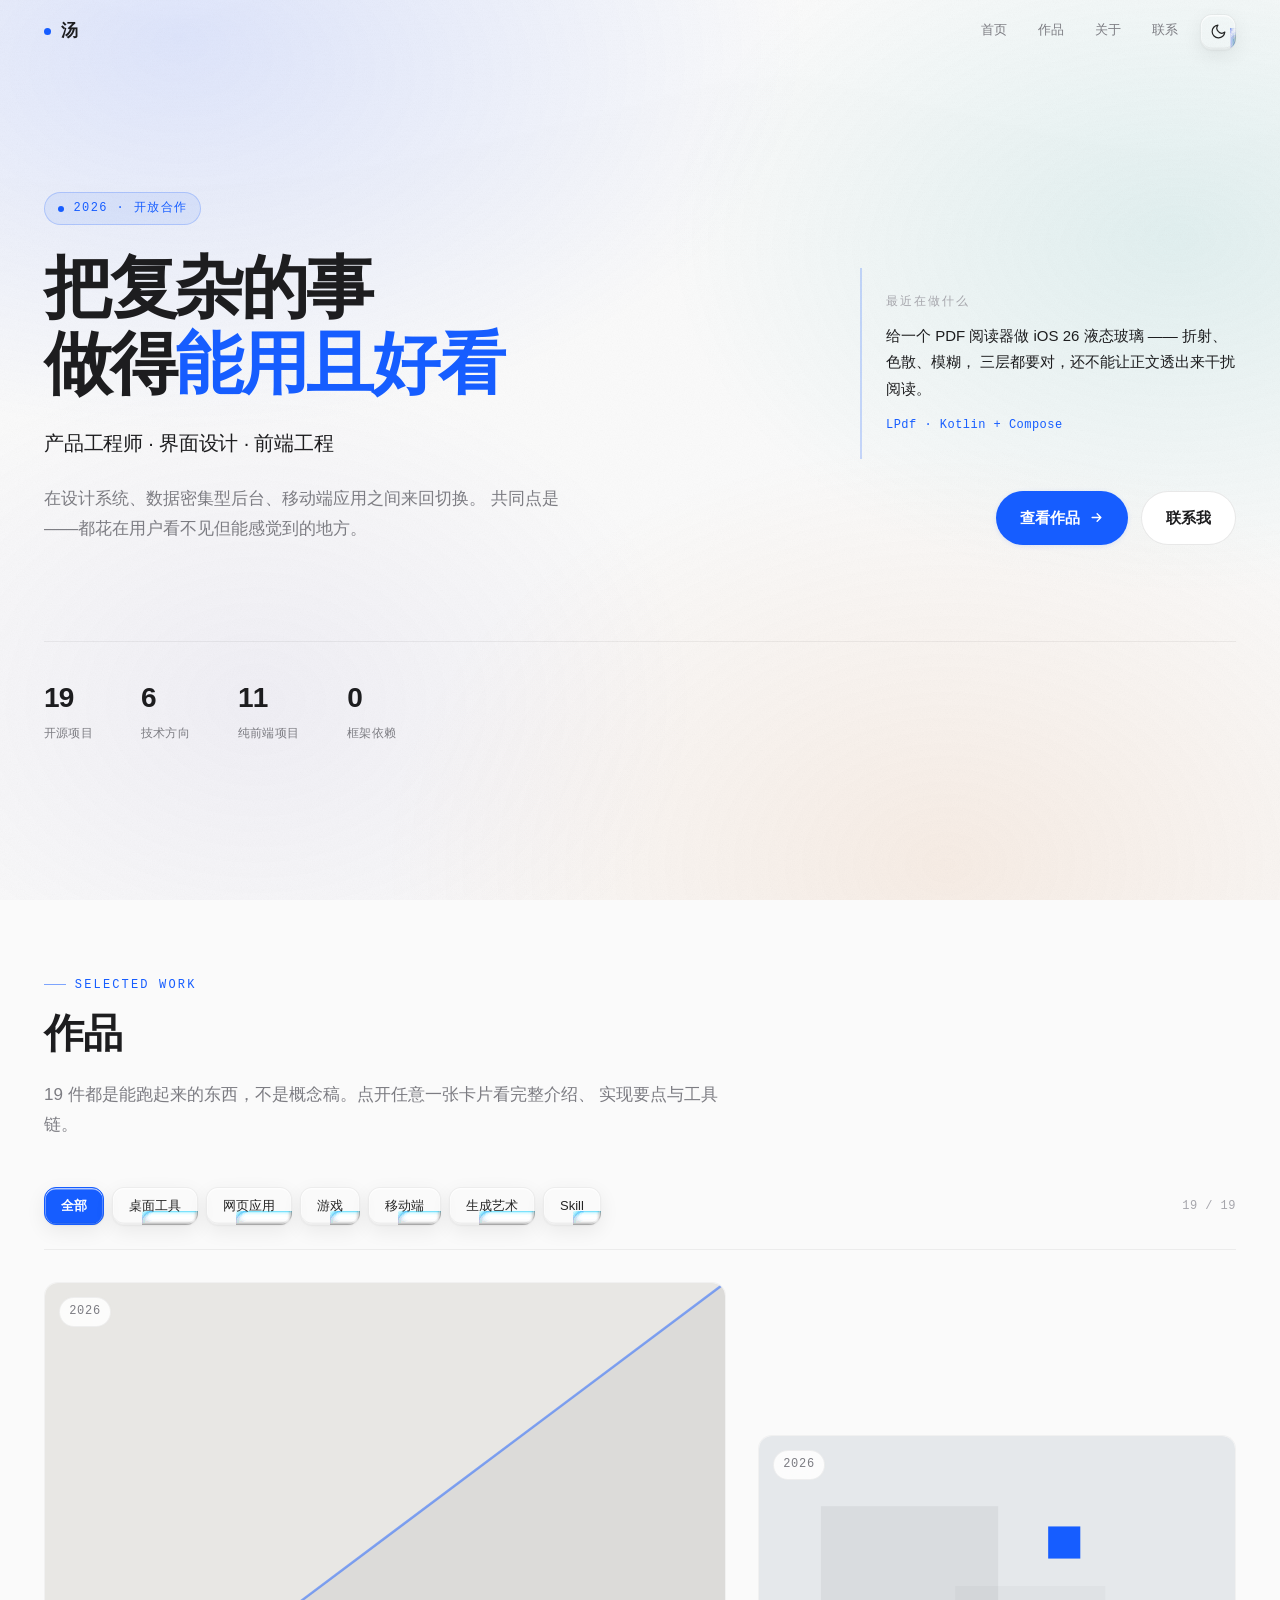
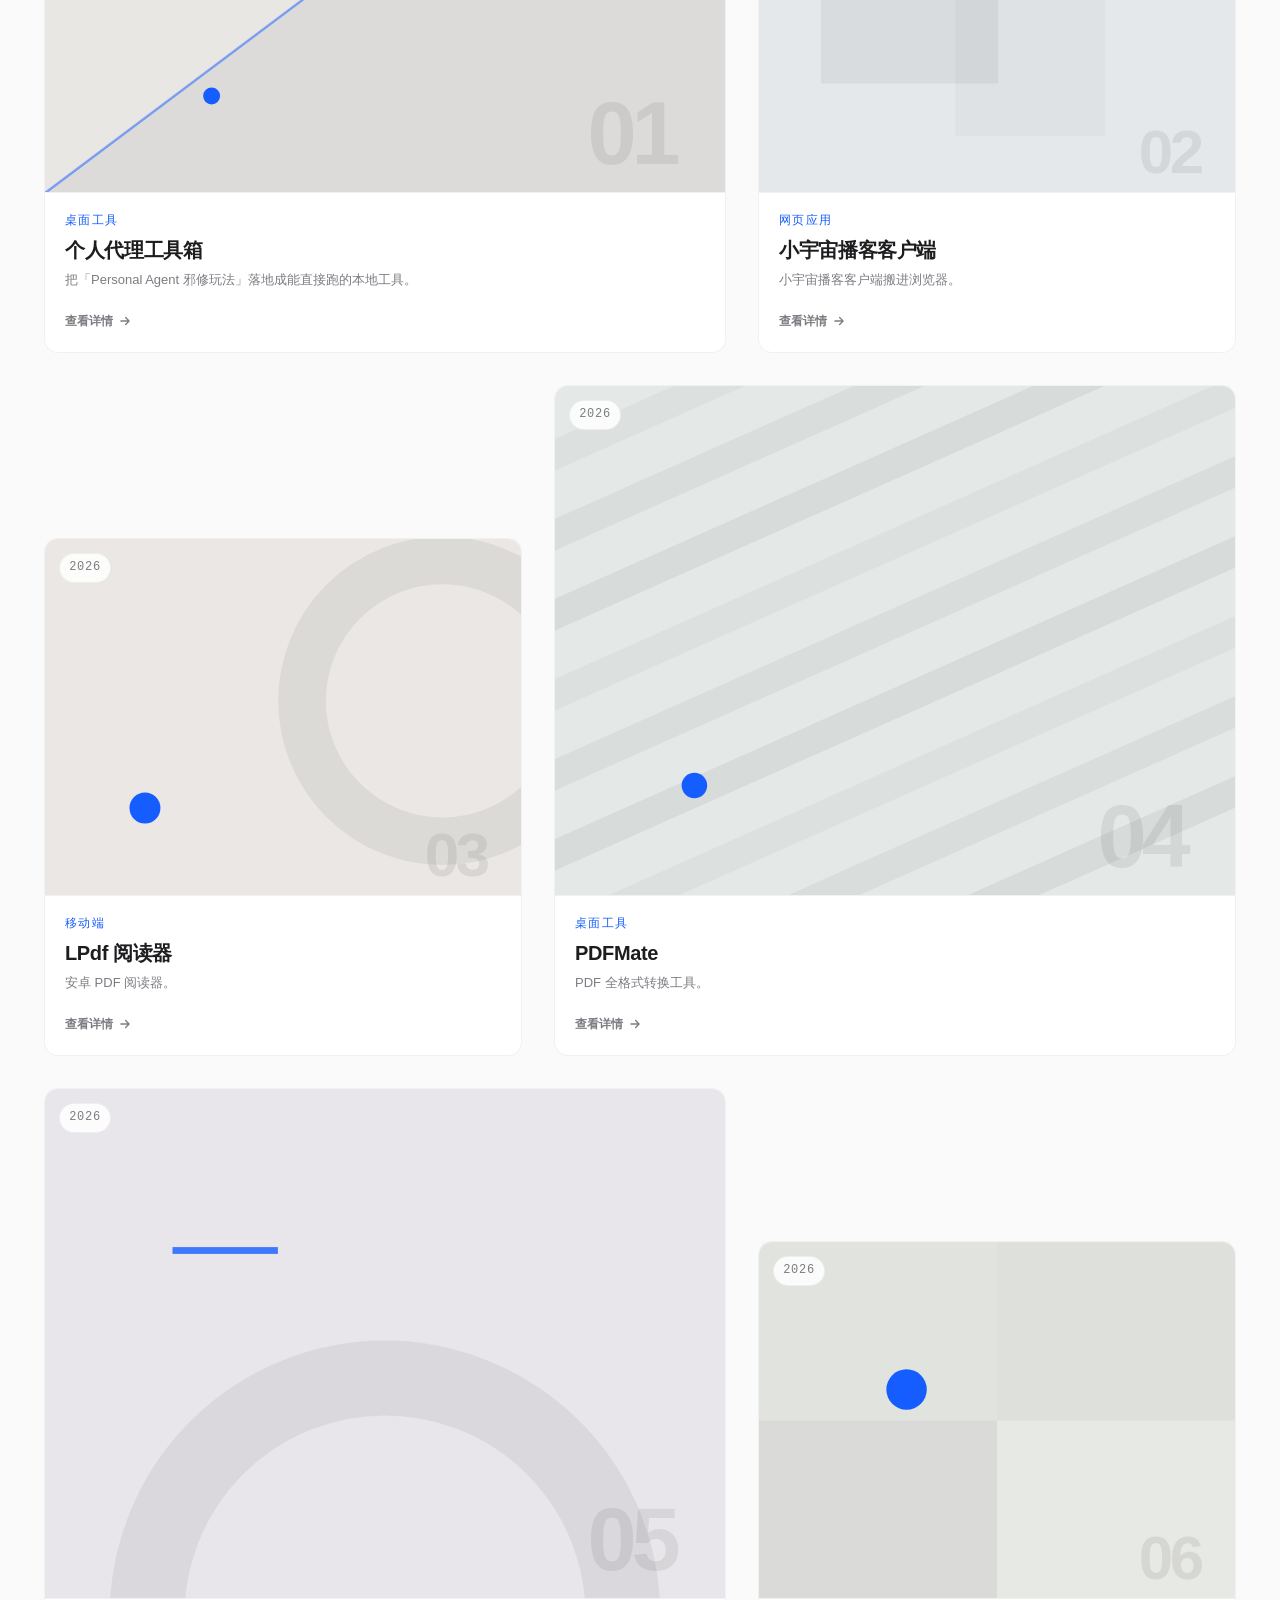
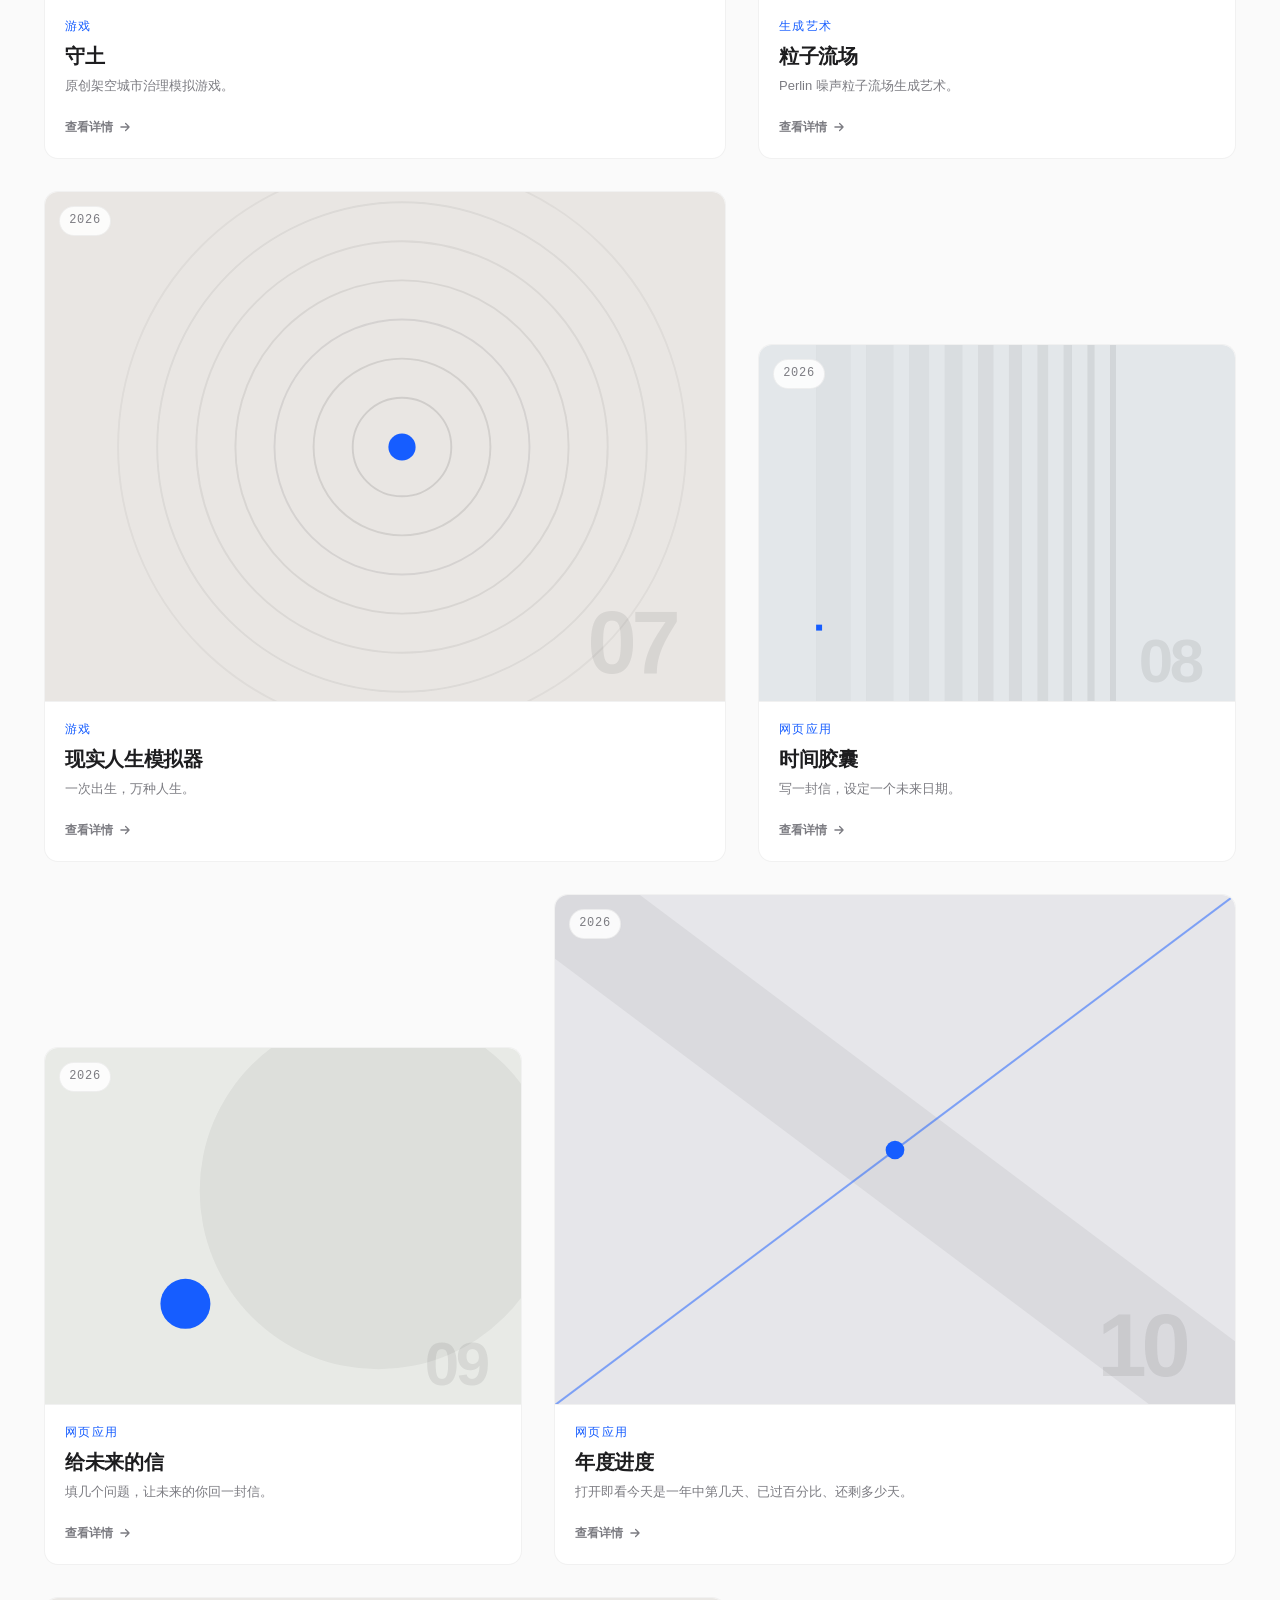
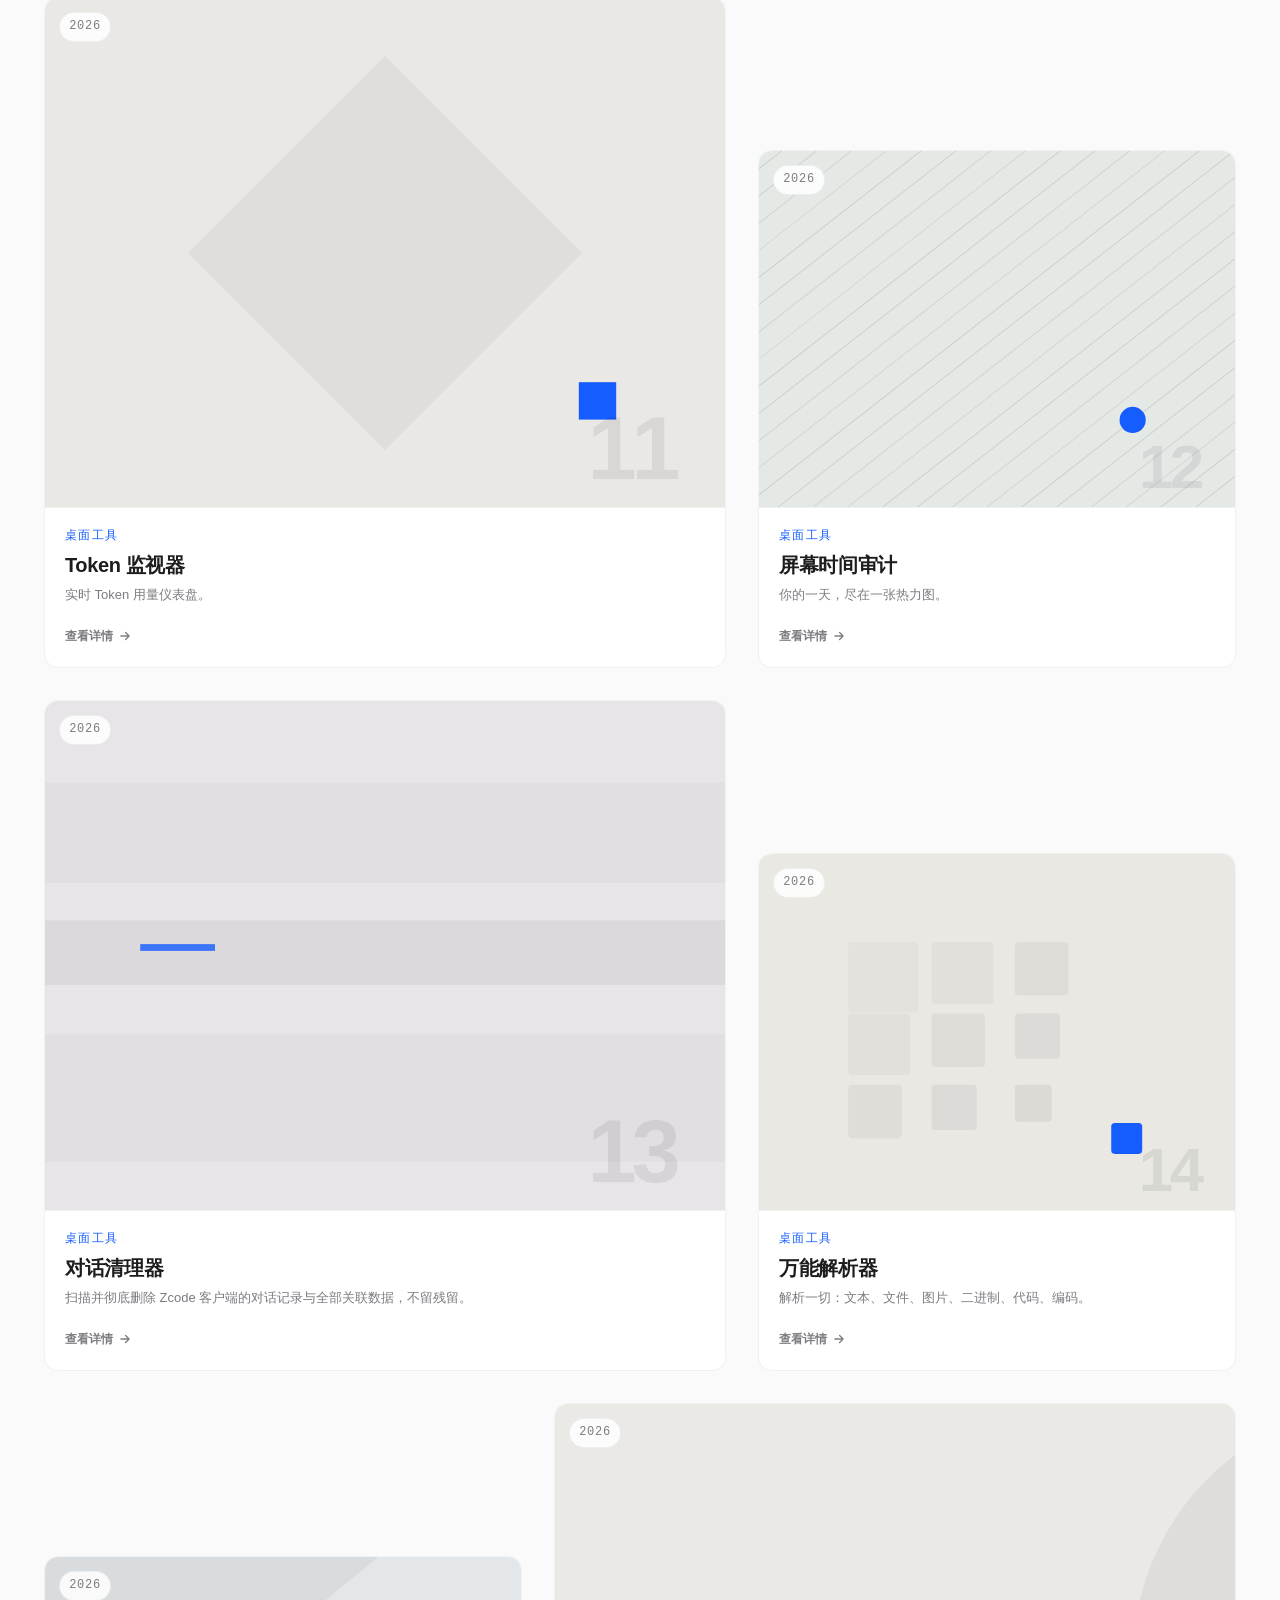
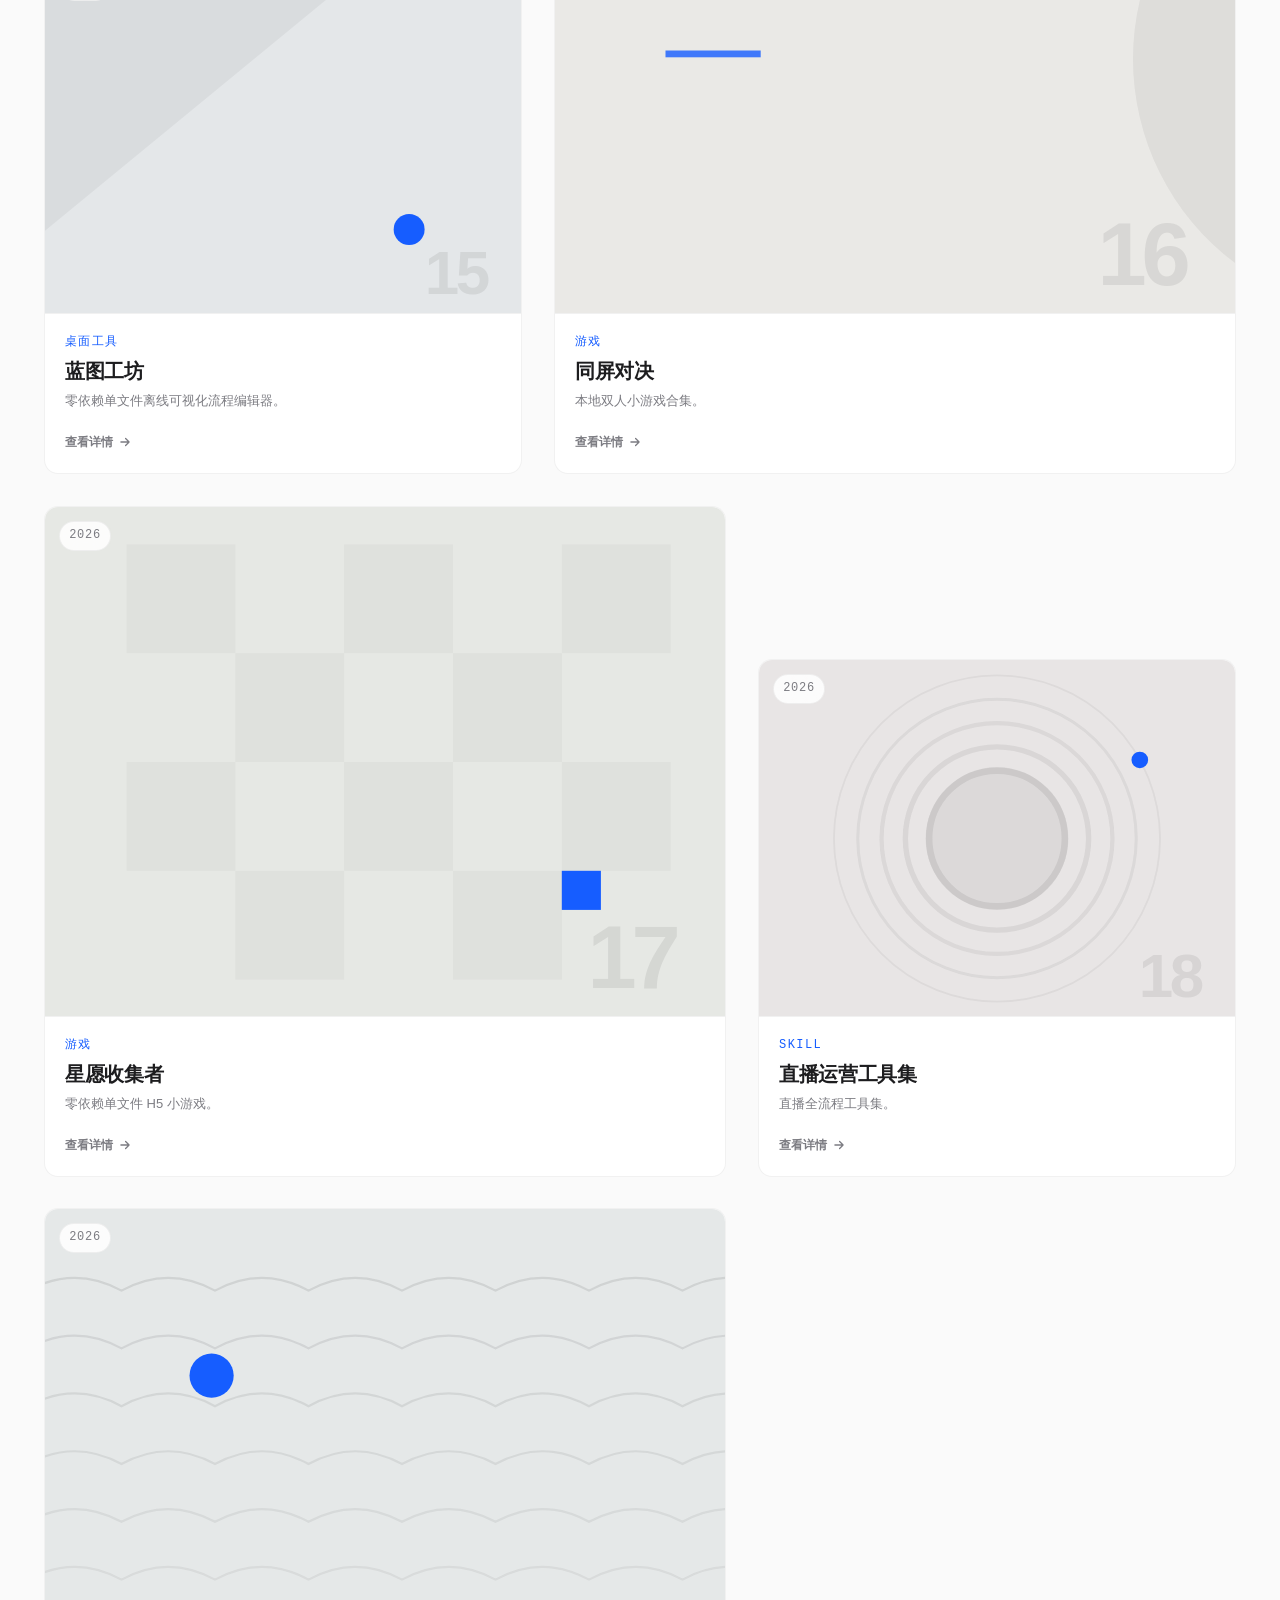
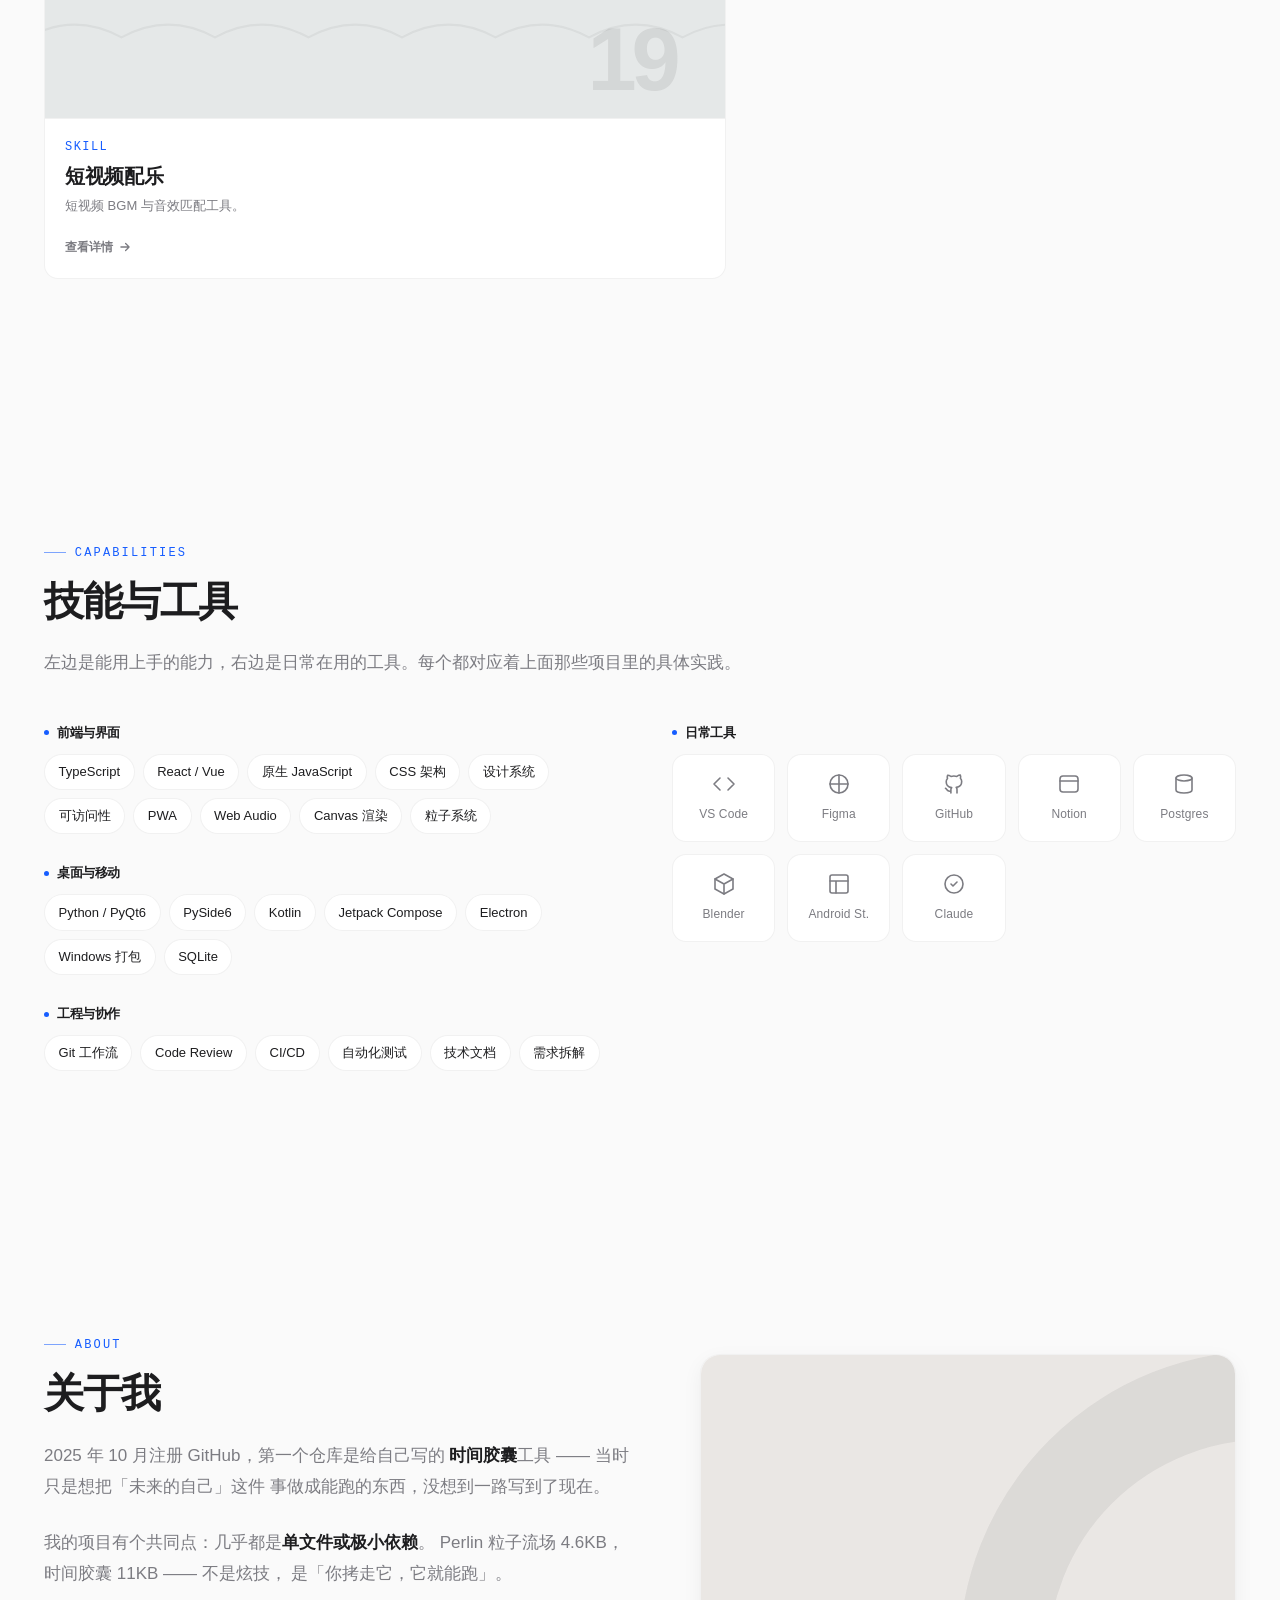
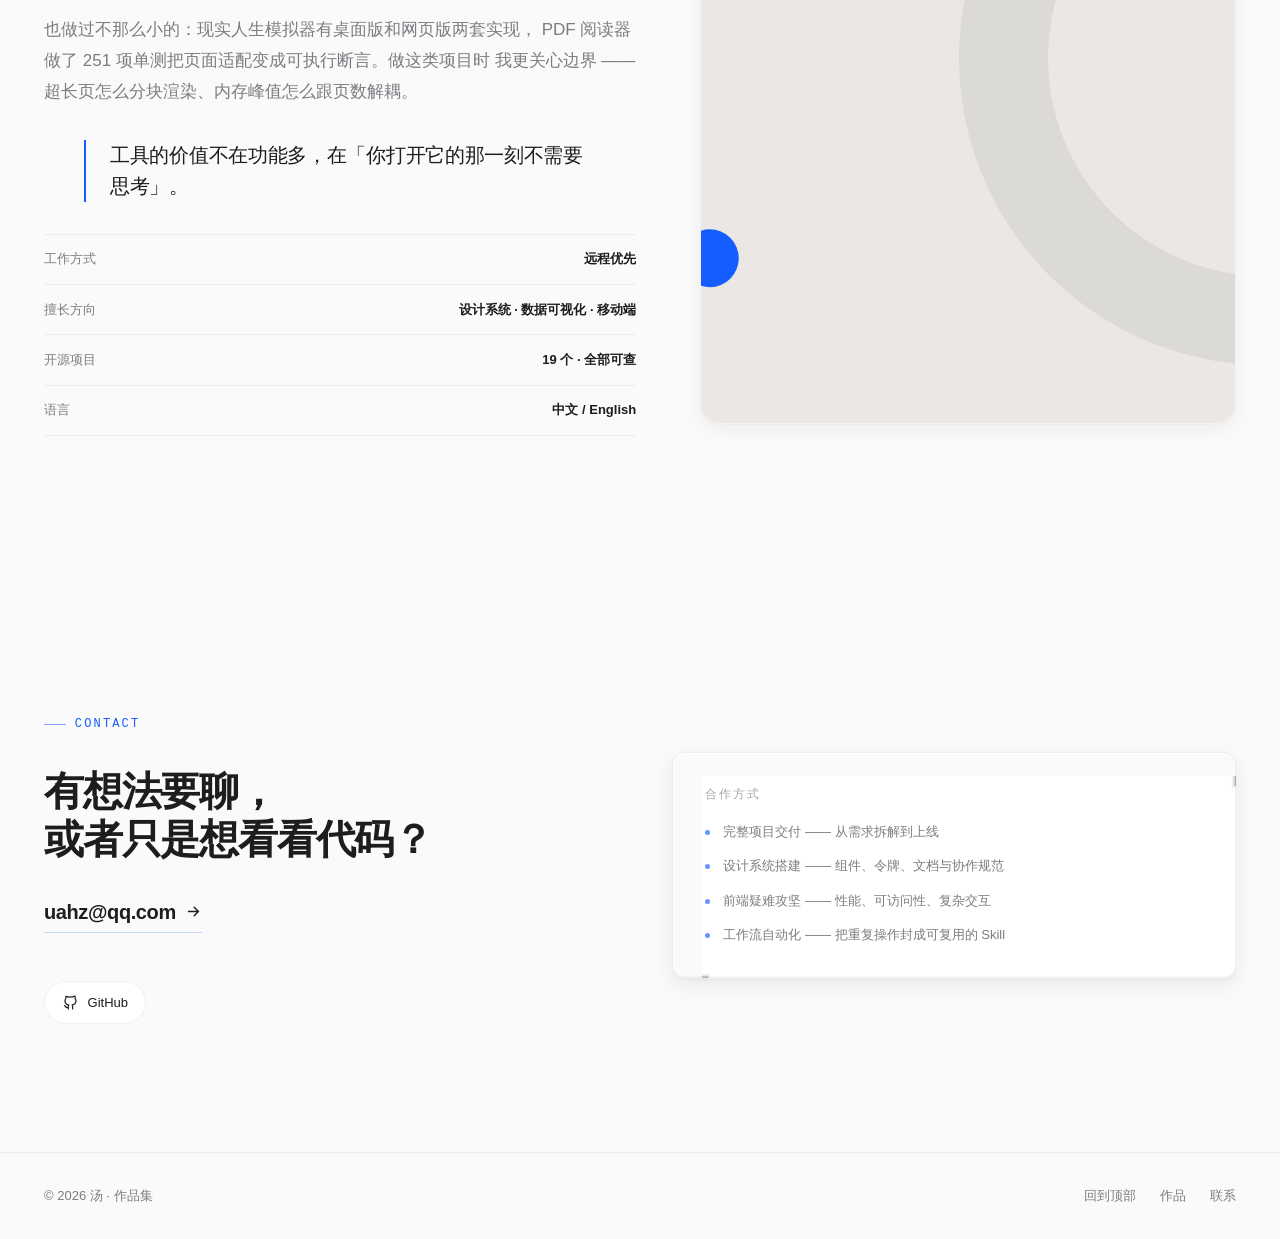
<file: project.html>
<!DOCTYPE html>
<html lang="zh-CN">
<head>
<meta charset="UTF-8">
<meta name="viewport" content="width=device-width, initial-scale=1, viewport-fit=cover">
<title>项目详情 · 汤</title>
<meta name="description" content="项目详情 —— 完整介绍、实现要点、技术栈与访问链接。">
<meta name="theme-color" content="#FAFAFA">
<link rel="icon" href="data:image/svg+xml,%3Csvg%20xmlns%3D%27http%3A%2F%2Fwww.w3.org%2F2000%2Fsvg%27%20viewBox%3D%270%200%2064%2064%27%3E%3Crect%20width%3D%2764%27%20height%3D%2764%27%20rx%3D%2714%27%20fill%3D%27%23165DFF%27%2F%3E%3Ccircle%20cx%3D%2732%27%20cy%3D%2732%27%20r%3D%277%27%20fill%3D%27%23FFFFFF%27%2F%3E%3C%2Fsvg%3E">
<style>
/* ══════════════════════════════════════════════════════════════
   设计系统
   所有色值、圆角、阴影、间距一律走 CSS 变量，禁止零散写色。
   ══════════════════════════════════════════════════════════════ */
:root{
  color-scheme:light;

  /* —— 品牌色 —— */
  --c-primary:#165DFF;
  --c-primary-hover:#0E4AD8;
  --c-primary-soft:rgba(22,93,255,.08);
  --c-primary-line:rgba(22,93,255,.22);

  /* —— 中性色 —— */
  --c-bg:#FAFAFA;
  --c-surface:#FFFFFF;
  --c-text:#1D1D1F;
  --c-text-2:#7C7C82;
  --c-text-3:#A6A6AC;
  --c-line:rgba(29,29,31,.10);
  --c-line-soft:rgba(29,29,31,.06);
  --c-on-primary:#FFFFFF;   /* 主色之上的文字色 */
  /* 用于文字/图标的强调色：深色主题下要比填充色更亮才够对比 */
  --c-accent:#165DFF;
  --c-surface-2:#F4F4F6;

  /* —— 以下全部为「可被深色主题覆盖」的衍生色 —— */
  /* mesh 渐变：四块大半径色域（冷蓝 / 青灰 / 暖沙 / 中性紫灰），
     互相重叠成一张「有内容的背景」。玻璃的边缘折射只有在背景有色差时
     才看得出来 —— 纯色上玻璃只会发灰（Glasswork 的 INSTALL.md 明确提过）。 */
  --c-body-glow-1:rgba(64,110,255,.155);
  --c-body-glow-2:rgba(52,168,168,.125);
  --c-body-glow-3:rgba(226,148,88,.13);
  --c-body-glow-4:rgba(130,118,190,.085);
  --c-body-veil:rgba(255,255,255,.24);
  --c-nav-bg:rgba(250,250,250,.72);
  --c-nav-bg-solid:rgba(250,250,250,.96);
  --c-hairline:rgba(29,29,31,.02);
  --c-hover:rgba(29,29,31,.035);
  --c-pulse:rgba(22,93,255,.34);
  --c-pulse-fade:rgba(22,93,255,0);
  --c-btn-shadow:rgba(22,93,255,.12);
  --c-btn-shadow-hover:rgba(22,93,255,.22);
  --c-badge-bg:rgba(255,255,255,.86);
  --c-cover-filter:none;
  /* 玻璃断面与反光：浅色下用白亮高光 + 灰暗底边 */
  --c-glass-edge-top:rgba(255,255,255,.9);
  --c-glass-edge-top-hover:rgba(255,255,255,1);
  --c-glass-edge-bottom:rgba(29,29,31,.05);
  --c-glass-edge-side:rgba(255,255,255,.5);
  --c-glass-sheen:rgba(255,255,255,.5);
  --c-glass-sheen-2:rgba(255,255,255,.16);
  /* hover 专用：阴影比常规更深一档，边框明显但不用主色（避免廉价） */
  --sh-hover:0 4px 12px rgba(29,29,31,.05), 0 28px 64px rgba(29,29,31,.13);
  --c-line-hover:rgba(29,29,31,.18);
  --c-cover-filter-hover:brightness(1.05) saturate(1.05);
  --c-card-glow:rgba(255,255,255,.10);
  --c-surface-hover:#FFFFFF;

  /* —— 阴影：低透明度、柔和，拒绝厚重黑影 —— */
  --sh-1:0 1px 2px rgba(29,29,31,.035), 0 6px 20px rgba(29,29,31,.05);
  --sh-2:0 2px 8px rgba(29,29,31,.045), 0 18px 48px rgba(29,29,31,.085);
  --sh-3:0 8px 24px rgba(29,29,31,.09), 0 32px 72px rgba(29,29,31,.13);

  /* —— 圆角：统一 12px —— */
  --r-sm:8px;
  --r:14px;
  --r-lg:20px;
  --r-pill:999px;

  /* —— 字体：标题与正文都以苹方（PingFang SC）优先，标题用粗体 ——
     PingFang SC 是 macOS / iOS 的系统字体，Apple 设备上就是原生苹方粗体。
     Windows 上没有苹方，按下面的顺序回退到视觉最接近的现代几何黑体：
       Noto Sans SC（思源黑体，Bold 字重齐全，和苹方同属无衬线几何结构）
       → HarmonyOS Sans SC（鸿蒙黑体，形态接近）
       → Microsoft YaHei（雅黑，最后兜底）
     字重统一在 h1–h4 上写 700，即苹方的 Bold。 */
  /* —— 字体：SF Pro 优先（Apple 设计资源那套）——
     SF Pro 只含拉丁字符，不含中文 —— Apple 自己的中文界面也是
     「SF Pro 数字/英文 + 苹方 中文」的组合，所以栈里中文字体排在 SF 之后。
     Apple 设备：-apple-system 直接映射到 SF Pro；
     Windows：SF Pro 不存在，回退到 Segoe UI Variable（形态最接近）再退思源黑体。
     若要 Windows 也显示真 SF Pro，只能内嵌字体文件，详见 README 的许可说明。 */
  --font-display:"SF Pro Display","SF Pro Text","SF Pro",-apple-system,
                 BlinkMacSystemFont,"Segoe UI Variable Display","Segoe UI",
                 "PingFang SC","PingFang HK","Noto Sans SC","Microsoft YaHei",sans-serif;
  --font-body:"SF Pro Text","SF Pro Display","SF Pro",-apple-system,
              BlinkMacSystemFont,"Segoe UI Variable Text","Segoe UI",
              "PingFang SC","PingFang HK","Noto Sans SC","Microsoft YaHei",sans-serif;
  --font-mono:"SF Mono","JetBrains Mono",ui-monospace,Menlo,Consolas,monospace;

  /* —— 字号阶梯：层级严格区分 —— */
  --fs-xs:.75rem;      /* 12 */
  --fs-sm:.8125rem;    /* 13 */
  --fs-base:.9375rem;  /* 15 */
  --fs-md:1.0625rem;   /* 17 */
  --fs-lg:1.25rem;     /* 20 */
  --fs-xl:1.75rem;     /* 28 */
  --fs-2xl:2.5rem;     /* 40 */
  --fs-3xl:clamp(2.6rem,5.6vw,4.25rem); /* 42–68 */

  /* —— 间距 —— */
  --sp-1:.5rem; --sp-2:1rem; --sp-3:1.5rem; --sp-4:2rem;
  --sp-5:3rem; --sp-6:4rem; --sp-7:6rem; --sp-8:8rem;

  --gutter:1.5rem;
  --maxw:1240px;
  --nav-h:64px;

  /* —— 动效 —— */
  --ease:cubic-bezier(.22,.61,.36,1);
  --ease-out:cubic-bezier(.16,1,.3,1);
  /* 全局缓动：easeOutQuad。
     实测各段增量 0.19→0.18→0.16→0.13→0.11→0.08→0.05，均匀递减；
     而 .22,.61,.36,1 是 0.27→0.23→0.17，前 20% 就走完一半，观感「猛一下」。
     位移类动效统一用它。 */
  --ease-soft:cubic-bezier(.25,.46,.45,.94);
  /* 位移专用：起步更缓、中段推进、结尾长距离收住。
     实测增量 0.04→0.20→0.24→0.20→0.12→0.07→0.03，没有起手猛冲。 */
  --ease-glide:cubic-bezier(.33,.1,.2,1);
  --ease-reveal:var(--ease-soft);
  --t-reveal:.8s;
  --t-fast:.22s;
  --t-mid:.42s;
  --t-slow:.66s;
}

/* ══════════════════════════════════════════════════════════════
   深色主题
   只覆盖变量，不改任何组件规则 —— 所有颜色都从 :root 派生，
   所以一处覆盖全站生效。主色拆成两个角色：
     --c-primary  填充色（按钮底色），配白字，对比度 6.3:1
     --c-accent   文字/图标强调色，深底上要更亮才够对比
   ══════════════════════════════════════════════════════════════ */
html[data-theme="dark"]{
  color-scheme:dark;

  --c-bg:#0C0C0E;
  --c-surface:#16161A;
  --c-surface-2:#1E1E23;
  --c-text:#F4F4F6;
  --c-text-2:#9C9CA5;
  --c-text-3:#6B6B75;
  --c-line:rgba(255,255,255,.14);
  --c-line-soft:rgba(255,255,255,.075);

  --c-primary:#165DFF;
  --c-primary-hover:#2A6BFF;
  --c-accent:#8AB4FF;
  --c-primary-soft:rgba(76,141,255,.16);
  --c-primary-line:rgba(76,141,255,.34);
  --c-on-primary:#FFFFFF;

  /* 深色下阴影几乎不可见：加大不透明度，并让边框承担分隔职责 */
  --sh-1:0 1px 2px rgba(0,0,0,.5), 0 4px 14px rgba(0,0,0,.35);
  --sh-2:0 2px 6px rgba(0,0,0,.55), 0 14px 40px rgba(0,0,0,.45);
  --sh-3:0 8px 24px rgba(0,0,0,.6), 0 32px 72px rgba(0,0,0,.55);

  --c-body-glow-1:rgba(56,104,255,.26);
  --c-body-glow-2:rgba(30,140,150,.17);
  --c-body-glow-3:rgba(170,92,48,.14);
  --c-body-glow-4:rgba(78,86,150,.18);
  --c-body-veil:rgba(120,160,255,.05);
  --c-nav-bg:rgba(12,12,14,.72);
  --c-nav-bg-solid:rgba(12,12,14,.97);
  --c-hairline:rgba(255,255,255,.035);
  --c-hover:rgba(255,255,255,.06);
  --c-pulse:rgba(76,141,255,.5);
  --c-pulse-fade:rgba(76,141,255,0);
  --c-btn-shadow:rgba(22,93,255,.32);
  --c-btn-shadow-hover:rgba(22,93,255,.45);
  --c-badge-bg:rgba(22,22,26,.82);
  /* 封面是浅色底，深色页面上轻压一档：融入但不影响辨识 */
  --c-cover-filter:brightness(.9) contrast(1.03) saturate(1.06);
  /* 深色下玻璃高光要压低，否则一圈白边像贴纸 */
  --c-glass-edge-top:rgba(255,255,255,.10);
  --c-glass-edge-top-hover:rgba(255,255,255,.18);
  --c-glass-edge-bottom:rgba(0,0,0,.4);
  --c-glass-edge-side:rgba(255,255,255,.06);
  --c-glass-sheen:rgba(255,255,255,.12);
  --c-glass-sheen-2:rgba(255,255,255,.05);
  --sh-hover:0 4px 12px rgba(0,0,0,.5), 0 26px 56px rgba(0,0,0,.6);
  --c-line-hover:rgba(255,255,255,.22);
  --c-cover-filter-hover:brightness(1.02) saturate(1.12);
  --c-card-glow:rgba(255,255,255,.05);
  --c-surface-hover:#1A1A1F;
}

/* 切主题时大面积色块渐变过渡，硬切会闪眼；
   不加在文字本身上，避免字重发虚 */
body,.nav,.card,.tool,.social,.skill-tag,.tech,.filter,.contact__note,
.detail__link,.about__media,.detail__hero,.footer,.card__badge,
.nav__menu,.nav__link,.ct-direct{
  transition:background-color .32s var(--ease),border-color .32s var(--ease),
             color .32s var(--ease);
}

/* ══════════ 基础 ══════════ */
*,*::before,*::after{box-sizing:border-box}
html{-webkit-text-size-adjust:100%;scroll-behavior:smooth}
body{
  margin:0;
  font-family:var(--font-body);
  font-size:var(--fs-base);
  line-height:1.7;
  color:var(--c-text);
  background:var(--c-bg);
  -webkit-font-smoothing:antialiased;
  -moz-osx-font-smoothing:grayscale;
  overflow-x:hidden;
}
/* 极淡径向渐变：营造空间深度，肉眼几乎不可见 */
/* 背景分两层：
   ::before —— 大半径色温渐变，制造空间深度（不是光斑，没有明确边界）
   ::after  —— 极细噪点，消除纯色的「塑料感」；固定不随滚动，像胶片颗粒 */
body::before{
  content:"";position:fixed;inset:0;z-index:-1;pointer-events:none;
  background:
    radial-gradient(1050px 660px at 14% 4%,var(--c-body-glow-1),transparent 60%),
    radial-gradient(880px 620px at 92% 26%,var(--c-body-glow-2),transparent 58%),
    radial-gradient(940px 700px at 74% 96%,var(--c-body-glow-3),transparent 60%),
    radial-gradient(760px 580px at 20% 78%,var(--c-body-glow-4),transparent 58%),
    linear-gradient(178deg,var(--c-body-veil) 0%,transparent 30%);
}
body::after{
  content:"";position:fixed;inset:0;z-index:-1;pointer-events:none;
  background-image:url("data:image/svg+xml,%3Csvg%20xmlns%3D%27http%3A%2F%2Fwww.w3.org%2F2000%2Fsvg%27%20width%3D%27160%27%20height%3D%27160%27%3E%3Cfilter%20id%3D%27n%27%3E%3CfeTurbulence%20type%3D%27fractalNoise%27%20baseFrequency%3D%270.86%27%20numOctaves%3D%273%27%20stitchTiles%3D%27stitch%27%2F%3E%3CfeColorMatrix%20type%3D%27saturate%27%20values%3D%270%27%2F%3E%3C%2Ffilter%3E%3Crect%20width%3D%27160%27%20height%3D%27160%27%20filter%3D%27url%28%23n%29%27%20opacity%3D%270.055%27%2F%3E%3C%2Fsvg%3E");
  background-repeat:repeat;
  background-size:160px 160px;
  /* 透明度已烘焙进 SVG 内部，元素不用 opacity ——
     全屏固定层一旦有 opacity<1，滚动时每帧都要重新合成，实测掉到 33fps。
     也不用 mix-blend-mode，同样要读下层像素。 */
}
h1,h2,h3,h4{
  font-family:var(--font-display);
  margin:0;
  font-weight:700;
  line-height:1.12;         /* SF Pro 的 x-height 更大，行高收到 1.12 才紧凑 */
  letter-spacing:-.035em;   /* SF Pro Display 在大字号下需要更紧的字距 */
  color:var(--c-text);
}
p{margin:0}
ul{margin:0;padding:0;list-style:none}
a{color:inherit;text-decoration:none}
img,svg{display:block;max-width:100%}
button{font:inherit;color:inherit;border:0;background:none;cursor:pointer}
:focus-visible{outline:2px solid var(--c-primary);outline-offset:3px;border-radius:4px}
::selection{background:var(--c-primary);color:var(--c-on-primary)}

.wrap{width:100%;max-width:var(--maxw);margin:0 auto;padding:0 var(--gutter)}
.sr-only{
  position:absolute;width:1px;height:1px;padding:0;margin:-1px;
  overflow:hidden;clip:rect(0,0,0,0);white-space:nowrap;border:0;
}
.skip{
  position:fixed;left:var(--sp-3);top:-80px;z-index:200;
  padding:.65rem 1.1rem;border-radius:var(--r-sm);
  background:var(--c-primary);color:var(--c-on-primary);font-weight:600;font-size:var(--fs-sm);
  transition:top .2s var(--ease);
}
.skip:focus{top:var(--sp-3)}

/* ══════════ 1. 固定导航栏 ══════════ */
.nav{
  position:fixed;top:0;left:0;right:0;z-index:100;
  height:var(--nav-h);
  display:flex;align-items:center;
  background:transparent;
  border-bottom:1px solid transparent;
  transition:background .4s var(--ease),border-color .4s var(--ease),
             backdrop-filter .4s var(--ease),box-shadow .4s var(--ease);
}
.nav.is-stuck{
  background:var(--c-nav-bg);
  -webkit-backdrop-filter:saturate(180%) blur(18px);
  backdrop-filter:saturate(180%) blur(18px);
  border-bottom-color:var(--c-line-soft);
  box-shadow:0 1px 0 var(--c-hairline);
}
.nav__inner{display:flex;align-items:center;justify-content:space-between;width:100%}
.brand{
  display:flex;align-items:center;gap:.6rem;
  font-family:var(--font-display);font-size:1.0625rem;font-weight:700;
  letter-spacing:-.02em;color:var(--c-text);
}
.brand__dot{
  width:7px;height:7px;border-radius:50%;background:var(--c-primary);
  transition:transform .4s var(--ease-out);
}
.brand:hover .brand__dot{transform:scale(1.6)}
.nav__menu{display:flex;align-items:center;gap:.35rem}
.nav__link{
  position:relative;padding:.5rem .8rem;
  /* 底部两角保持直角：否则 border-bottom 会沿着圆角向上弯成 U 形 */
  border-radius:var(--r-sm) var(--r-sm) 0 0;
  font-size:var(--fs-sm);font-weight:500;color:var(--c-text-2);
  transition:color .24s var(--ease),background .24s var(--ease),
             border-color .24s var(--ease);
  border-bottom:2px solid transparent;   /* 预留位置，避免 active 时高度跳 2px */
}
.nav__link:hover{color:var(--c-text);background:var(--c-hover)}
.nav__link.is-active{
  color:var(--c-text);
  /* 指示线用 border-bottom：不要用 background + calc(background-size) ——
     calc 一旦失效，渐变会铺满整个链接，再被 nav 的 backdrop-filter 糊成一团蓝块。
     也不用 ::after，同样会被那个模糊层污染。 */
  border-bottom-color:var(--c-primary);
}
/* 导航右侧：菜单 + 主题切换 + 汉堡 */
.nav__right{display:flex;align-items:center;gap:.55rem}

.theme{
  width:36px;height:36px;flex:none;border-radius:50%;
  display:grid;place-items:center;
  border:1px solid var(--c-line-soft);
  color:var(--c-text-2);background:transparent;
  transition:color .24s var(--ease),border-color .24s var(--ease),
             background .24s var(--ease),transform .24s var(--ease-out);
}
.theme:hover{color:var(--c-text);border-color:var(--c-line);background:var(--c-hover)}
.theme:active{transform:scale(.94)}
.theme svg{width:17px;height:17px}
/* 浅色下显示月亮（点了变深），深色下显示太阳 */
html:not([data-theme="dark"]) .theme__sun{display:none}
html[data-theme="dark"] .theme__moon{display:none}

.nav__toggle{
  display:none;width:40px;height:40px;border-radius:var(--r-sm);
  align-items:center;justify-content:center;flex-direction:column;gap:5px;
}
.nav__toggle span{
  display:block;width:19px;height:1.5px;border-radius:2px;background:var(--c-text);
  transition:transform .3s var(--ease),opacity .2s var(--ease);
}
.nav__toggle[aria-expanded="true"] span:nth-child(1){transform:translateY(6.5px) rotate(45deg)}
.nav__toggle[aria-expanded="true"] span:nth-child(2){opacity:0}
.nav__toggle[aria-expanded="true"] span:nth-child(3){transform:translateY(-6.5px) rotate(-45deg)}

/* ══════════ 通用：板块标题 ══════════ */
.section{padding:var(--sp-8) 0;position:relative}
.section__head{margin-bottom:var(--sp-5);max-width:44rem}
.eyebrow{
  display:inline-flex;align-items:center;gap:.55rem;
  font-family:var(--font-mono);font-size:var(--fs-xs);
  letter-spacing:.18em;text-transform:uppercase;color:var(--c-accent);
  margin-bottom:var(--sp-2);
}
.eyebrow::before{content:"";width:22px;height:1px;background:currentColor;opacity:.55}
.section__title{font-size:var(--fs-2xl)}
.section__desc{margin-top:var(--sp-3);color:var(--c-text-2);font-size:var(--fs-md);line-height:1.75}
.section__num{
  font-family:var(--font-mono);font-size:var(--fs-xs);color:var(--c-text-3);
  letter-spacing:.1em;
}

/* ══════════ 2. Hero ══════════ */
.hero{
  display:grid;
  grid-template-columns:repeat(12,1fr);
  gap:var(--sp-4);
  align-items:end;
  padding-top:calc(var(--nav-h) + var(--sp-8));
  padding-bottom:var(--sp-7);
  min-height:calc(100vh - var(--nav-h));
  min-height:calc(100svh - var(--nav-h));
}
.hero__left{grid-column:1/8}
.hero__right{grid-column:9/13;padding-top:var(--sp-6);display:flex;flex-direction:column;justify-content:flex-end;gap:var(--sp-4)}
.hero__eyebrow{
  display:inline-flex;align-items:center;gap:.6rem;
  padding:.34rem .8rem;border-radius:var(--r-pill);
  background:var(--c-primary-soft);border:1px solid var(--c-primary-line);
  font-family:var(--font-mono);font-size:var(--fs-xs);
  letter-spacing:.12em;text-transform:uppercase;color:var(--c-accent);
  margin-bottom:var(--sp-3);
}
.hero__eyebrow i{
  width:6px;height:6px;border-radius:50%;background:var(--c-primary);
  animation:pulse 2.4s var(--ease) infinite;
}
@keyframes pulse{
  0%,100%{box-shadow:0 0 0 0 var(--c-pulse)}
  50%{box-shadow:0 0 0 7px var(--c-pulse-fade)}
}
.hero__title{font-size:var(--fs-3xl);letter-spacing:-.035em}
.hero__title em{font-style:normal;color:var(--c-accent)}
.hero__role{
  margin-top:var(--sp-3);font-size:var(--fs-lg);
  color:var(--c-text);font-weight:500;letter-spacing:-.01em;
}
.hero__desc{
  margin-top:var(--sp-3);font-size:var(--fs-md);color:var(--c-text-2);
  max-width:34rem;line-height:1.8;
}
.hero__cta{display:flex;flex-wrap:wrap;gap:.85rem;justify-content:flex-end}
.hero__stats{
  grid-column:1/-1;display:flex;flex-wrap:wrap;gap:var(--sp-5);
  margin-top:var(--sp-6);padding-top:var(--sp-4);
  border-top:1px solid var(--c-line-soft);
}
.hero__stat{display:grid;gap:.1rem}
.hero__stat b{
  font-family:var(--font-display);font-size:var(--fs-xl);
  font-weight:700;letter-spacing:-.025em;
}
.hero__stat span{font-size:var(--fs-xs);color:var(--c-text-2);letter-spacing:.02em}

/* Hero 右侧：一条当前动态，克制的小段落 */
.hero__note{
  padding:var(--sp-3) 0 var(--sp-3) var(--sp-3);
  border-left:2px solid var(--c-primary-line);
}
.hero__note-label{
  font-family:var(--font-mono);font-size:var(--fs-xs);
  letter-spacing:.16em;text-transform:uppercase;color:var(--c-text-3);
  margin-bottom:.7rem;
}
.hero__note-text{font-size:var(--fs-base);color:var(--c-text);line-height:1.75}
.hero__note-meta{
  margin-top:.8rem;font-family:var(--font-mono);font-size:var(--fs-xs);
  color:var(--c-accent);letter-spacing:.04em;
}

/* 按钮 */
.btn{
  display:inline-flex;align-items:center;gap:.55rem;
  padding:.82rem 1.5rem;border-radius:var(--r-pill);
  font-size:var(--fs-base);font-weight:600;letter-spacing:-.005em;
  transition:transform .3s var(--ease-out),box-shadow .3s var(--ease),
             background .3s var(--ease),border-color .3s var(--ease);
}
.btn--primary{background:var(--c-primary);color:var(--c-on-primary);box-shadow:0 1px 5px var(--c-btn-shadow)}
.btn--primary:hover{background:var(--c-primary-hover);transform:translateY(-2px);box-shadow:0 6px 20px var(--c-btn-shadow-hover)}
.btn--ghost{border:1px solid var(--c-line);color:var(--c-text);background:var(--c-surface)}
.btn--ghost:hover{border-color:var(--c-primary);color:var(--c-accent);transform:translateY(-2px)}
.btn svg{transition:transform .3s var(--ease-out)}
.btn:hover svg{transform:translateX(3px)}

/* ══════════ 3. 作品画廊（Bento 错落网格）══════════ */
.gallery{
  display:grid;
  grid-template-columns:repeat(12,1fr);
  gap:var(--sp-4);
  /* 底部对齐：同一行内矮卡自然落在下方，行底齐平、顶边锯齿 —— 错落感来自宽度差，
     且不用硬编码 margin-top，body 高度变化也不会错位。 */
  align-items:end;
}
.card{
  position:relative;display:flex;flex-direction:column;
  background:var(--c-surface);
  border:1px solid var(--c-line-soft);
  border-radius:var(--r);
  overflow:hidden;cursor:pointer;
  text-align:left;width:100%;
  transition:transform .55s var(--ease-soft),box-shadow .55s var(--ease-soft),
             border-color .32s var(--ease-soft);
  will-change:transform;
}
/* hover：浮起 8px（原来 4px 太含蓄）+ 阴影加重 + 边框提亮 */
.card:hover{
  transform:translateY(-6px);
  box-shadow:var(--sh-hover);
  border-color:var(--c-line-hover);
  background:var(--c-surface-hover);
}
.card:focus-visible{outline:2px solid var(--c-primary);outline-offset:3px}
.card__media{
  position:relative;aspect-ratio:4/3;overflow:hidden;
  flex:0 0 auto;   /* 关键：不收缩，保证 4:3 真实生效 */
  background:var(--c-surface);
  border-bottom:1px solid var(--c-line-soft);
}
.card__media img{
  width:100%;height:100%;object-fit:cover;
  filter:var(--c-cover-filter);
  /* 缩放中心由 JS 按鼠标位置写入 --mx/--my。
     中心固定在正中时，鼠标在卡片边缘也会「从中间膨胀」，那才是生硬感的来源。
     跟随鼠标后，画面从指针处长出来，观感自然得多。 */
  transform-origin:var(--mx,50%) var(--my,50%);
  transition:transform 1.05s var(--ease-glide),filter .6s var(--ease-soft);
  will-change:transform;
  backface-visibility:hidden;
}
.card:hover .card__media img{
  transform:scale(1.045);
  filter:var(--c-cover-filter-hover);
}

/* 提亮遮罩：hover 时封面整体亮一档 —— 这是「高亮突出」的主信号，
   比单纯放大更明显，也更不伤构图（不裁切）。用 ::before，::after 留给玻璃反光。 */
.card__media::before{
  content:"";position:absolute;inset:0;pointer-events:none;z-index:1;
  background:var(--c-card-glow);
  opacity:0;
  transition:opacity .6s var(--ease-soft);
}
.card:hover .card__media::before{opacity:1}
.card__badge{
  position:absolute;top:.85rem;left:.85rem;
  padding:.24rem .6rem;border-radius:var(--r-pill);
  background:var(--c-badge-bg);
  -webkit-backdrop-filter:blur(10px);backdrop-filter:blur(10px);
  border:1px solid var(--c-line-soft);
  font-family:var(--font-mono);font-size:var(--fs-xs);
  color:var(--c-text-2);letter-spacing:.06em;
}
.card__body{padding:1.15rem 1.25rem 1.3rem;display:flex;flex-direction:column;gap:.45rem;flex:1}
.card__title{font-size:var(--fs-lg);letter-spacing:-.018em}
.card__cat{
  font-family:var(--font-mono);font-size:var(--fs-xs);
  letter-spacing:.12em;text-transform:uppercase;color:var(--c-accent);
}
.card__desc{font-size:var(--fs-sm);color:var(--c-text-2);line-height:1.65}
.card__foot{
  margin-top:auto;padding-top:.85rem;
  display:flex;align-items:center;justify-content:space-between;gap:.6rem;
  font-size:var(--fs-xs);color:var(--c-text-3);
}
.card__more{
  display:inline-flex;align-items:center;gap:.3rem;
  color:var(--c-text-2);font-weight:600;
  transition:color .26s var(--ease),gap .26s var(--ease);
}
.card:hover .card__more{color:var(--c-accent);gap:.55rem}

/* Bento 桌面规则见文件末尾 @media (min-width:1024px) */


/* ══════════ 5. 技能与工具 ══════════ */
.skills{display:grid;grid-template-columns:1fr 1fr;gap:var(--sp-6);align-items:start}
.skill-group{margin-bottom:var(--sp-4)}
.skill-group:last-child{margin-bottom:0}
.skill-group__name{
  font-size:var(--fs-sm);font-weight:600;color:var(--c-text);
  margin-bottom:.85rem;display:flex;align-items:center;gap:.5rem;
}
.skill-group__name::before{
  content:"";width:5px;height:5px;border-radius:50%;background:var(--c-primary);
}
.skill-tags{display:flex;flex-wrap:wrap;gap:.5rem}
.skill-tag{
  padding:.38rem .85rem;border-radius:var(--r-pill);
  background:var(--c-surface);border:1px solid var(--c-line-soft);
  font-size:var(--fs-sm);color:var(--c-text);
  transition:border-color .26s var(--ease),color .26s var(--ease),
             transform .26s var(--ease-out);
}
.skill-tag:hover{border-color:var(--c-primary-line);color:var(--c-accent);transform:translateY(-2px)}
.tools{
  display:grid;grid-template-columns:repeat(auto-fill,minmax(96px,1fr));
  gap:.75rem;
}
.tool{
  display:flex;flex-direction:column;align-items:center;gap:.5rem;
  padding:1.05rem .5rem;border-radius:var(--r);
  background:var(--c-surface);border:1px solid var(--c-line-soft);
  color:var(--c-text-2);
  transition:border-color .26s var(--ease),color .26s var(--ease),
             transform .26s var(--ease-out),box-shadow .26s var(--ease);
}
.tool:hover{
  border-color:var(--c-primary-line);color:var(--c-accent);
  transform:translateY(-3px);box-shadow:var(--sh-1);
}
.tool svg{width:24px;height:24px}
.tool span{font-size:var(--fs-xs);letter-spacing:.01em}

/* ══════════ 6. 关于我 ══════════ */
.about{display:grid;grid-template-columns:1.05fr .95fr;gap:var(--sp-6);align-items:center}
.about__text p{color:var(--c-text-2);font-size:var(--fs-md);line-height:1.85}
.about__text p + p{margin-top:var(--sp-3)}
.about__text strong{color:var(--c-text);font-weight:600}
.about__quote{
  margin-top:var(--sp-4);padding-left:var(--sp-3);
  border-left:2px solid var(--c-primary);
  font-family:var(--font-display);font-size:var(--fs-lg);
  line-height:1.55;letter-spacing:-.015em;color:var(--c-text);
}
.about__facts{
  margin-top:var(--sp-4);display:grid;gap:0;
  border-top:1px solid var(--c-line-soft);
}
.about__fact{
  display:flex;justify-content:space-between;gap:var(--sp-3);
  padding:.85rem 0;border-bottom:1px solid var(--c-line-soft);
  font-size:var(--fs-sm);
}
.about__fact dt{color:var(--c-text-2)}
.about__fact dd{margin:0;font-weight:600;text-align:right}
.about__media{
  position:relative;border-radius:var(--r-lg);overflow:hidden;
  aspect-ratio:4/5;background:var(--c-surface);
  border:1px solid var(--c-line-soft);box-shadow:var(--sh-1);
}
.about__media img{width:100%;height:100%;object-fit:cover}

/* ══════════ 7. 联系 ══════════ */
.contact{
  display:grid;grid-template-columns:1fr 1fr;gap:var(--sp-6);
  align-items:center;
}
.contact__lead{font-size:var(--fs-2xl);letter-spacing:-.03em;line-height:1.2}
.contact__mail{
  display:inline-flex;align-items:center;gap:.6rem;margin-top:var(--sp-4);
  font-family:var(--font-display);font-size:var(--fs-lg);font-weight:600;
  letter-spacing:-.02em;
  border-bottom:1.5px solid var(--c-primary-line);
  padding-bottom:.2rem;
  transition:border-color .28s var(--ease),color .28s var(--ease);
}
.contact__mail:hover{color:var(--c-accent);border-color:var(--c-primary)}
.socials{display:flex;flex-wrap:wrap;gap:.7rem;margin-top:var(--sp-5)}
.social{
  display:inline-flex;align-items:center;gap:.55rem;
  padding:.6rem 1.05rem;border-radius:var(--r-pill);
  background:var(--c-surface);border:1px solid var(--c-line-soft);
  font-size:var(--fs-sm);font-weight:500;color:var(--c-text);
  transition:all .26s var(--ease);
}
.social:hover{
  border-color:var(--c-primary);color:var(--c-accent);
  transform:translateY(-2px);box-shadow:var(--sh-1);
}
.social svg{width:17px;height:17px;flex:none}

/* 联系区右栏：合作方式清单 */
.contact__note{
  padding:var(--sp-4);border-radius:var(--r);
  background:var(--c-surface);border:1px solid var(--c-line-soft);
}
.contact__note-label{
  font-family:var(--font-mono);font-size:var(--fs-xs);
  letter-spacing:.16em;text-transform:uppercase;color:var(--c-text-3);
  margin-bottom:1rem;
}
.contact__note-list{display:grid;gap:.85rem}
.contact__note-list li{
  position:relative;padding-left:1.15rem;
  font-size:var(--fs-sm);color:var(--c-text-2);line-height:1.6;
}
.contact__note-list li::before{
  content:"";position:absolute;left:0;top:.62em;
  width:5px;height:5px;border-radius:50%;background:var(--c-primary);opacity:.65;
}

/* ══════════ 8. 页脚 ══════════ */
.footer{
  border-top:1px solid var(--c-line-soft);
  padding:var(--sp-4) 0;
}
.footer__inner{
  display:flex;align-items:center;justify-content:space-between;
  gap:var(--sp-3);flex-wrap:wrap;
  font-size:var(--fs-sm);color:var(--c-text-2);
}
.footer__links{display:flex;gap:var(--sp-3);flex-wrap:wrap}
.footer__links a{transition:color .24s var(--ease)}
.footer__links a:hover{color:var(--c-accent)}

/* ══════════ 滚动入场动效（全局唯一一套）══════════
   用 animation 而不是 transition：
   .reveal 与 .card 特异性相同，若用 transition 会覆盖卡片的 hover 过渡，
   导致上浮被加上 90ms 延迟、耗时 620ms。animation 不占用 transition 属性。
   填充模式用 `backwards`（不是 both）：
   both 会在动画结束后继续锁住 transform，把卡片 hover 的上浮吃掉；
   backwards 只保证 delay 期间停在起始帧，播完就把 transform 交还给普通样式。 */
.reveal{opacity:0}
.reveal.is-in{
  opacity:1;                       /* 动画结束后靠它保持可见 */
  animation:revealIn var(--t-reveal) var(--ease-reveal) var(--delay,0ms) backwards;
}
@keyframes revealIn{
  from{
    opacity:0;
    /* translate3d 直接走合成层，比 translateY 更稳 */
    transform:translate3d(0,var(--reveal-y,24px),0) scale(var(--reveal-s,.99));
  }
  to{
    opacity:1;
    transform:translate3d(0,0,0) scale(1);
  }
}

/* 位移量按元素「重量」分级：字号越大动得越多，小标签几乎只是淡入。
   全场同幅度平移会显得平，分级后才有层次。 */
.hero__title.reveal{--reveal-y:26px;--reveal-s:.99}
.section__title.reveal,
.contact__lead.reveal,
.detail__title.reveal{--reveal-y:24px;--reveal-s:.99}
.hero__role.reveal,
.hero__desc.reveal,
.section__desc.reveal{--reveal-y:16px;--reveal-s:1}
.hero__eyebrow.reveal,
.eyebrow.reveal{--reveal-y:8px;--reveal-s:1}
.card.reveal{--reveal-y:18px;--reveal-s:.994}
.hero__stats.reveal{--reveal-y:12px;--reveal-s:1}
@media (prefers-reduced-motion:reduce){
  html{scroll-behavior:auto}
  *,*::before,*::after{
    animation-duration:.01ms!important;animation-iteration-count:1!important;
    transition-duration:.01ms!important;
  }
  .reveal{opacity:1;transform:none}
}

/* ══════════ 响应式：375 / 768 / 1200 ══════════ */
@media (max-width:1199px){
  :root{--sp-8:6.5rem}
  .hero__left{grid-column:1/9}
  .hero__right{grid-column:9/13;padding-top:var(--sp-5)}
}
/* 1023 以下：Hero 改为上下堆叠，主按钮回到内容流中 */
@media (max-width:1023px){
  .hero{grid-template-columns:1fr;min-height:auto;gap:var(--sp-4)}
  .hero__left,.hero__right{grid-column:1/-1}
  .hero__right{padding-top:0;justify-content:flex-start}
  .hero__cta{justify-content:flex-start}
}
@media (max-width:1023px){
  .skills{grid-template-columns:1fr;gap:var(--sp-5)}
  .about{grid-template-columns:1fr;gap:var(--sp-5)}
  .about__media{max-width:420px;aspect-ratio:16/11}
  .contact{grid-template-columns:1fr;gap:var(--sp-4)}
}
/* 768–1023 平板档：画廊两列，导航仍用桌面菜单（够宽） */
@media (max-width:1023px) and (min-width:768px){
  .gallery{grid-template-columns:repeat(6,1fr)}
  .gallery .card:nth-child(n){grid-column:span 3;margin-top:0}
  .gallery .card:nth-child(4n+1){grid-column:span 4}
  .gallery .card:nth-child(4n+4){grid-column:span 2}
}
@media (max-width:767px){
  :root{
    --gutter:1.25rem;--sp-7:4.5rem;--sp-8:4.5rem;
    --fs-2xl:2rem;--fs-xl:1.5rem;--fs-3xl:clamp(2.15rem,9vw,3rem);
  }
  .nav__toggle{display:flex}
  .theme{width:34px;height:34px}
  .theme svg{width:16px;height:16px}
  .nav__menu{
    position:absolute;top:var(--nav-h);left:0;right:0;
    flex-direction:column;align-items:stretch;gap:.1rem;
    padding:var(--sp-2) var(--gutter) var(--sp-3);
    background:var(--c-nav-bg-solid);
    -webkit-backdrop-filter:blur(18px);backdrop-filter:blur(18px);
    border-bottom:1px solid var(--c-line-soft);
    opacity:0;visibility:hidden;transform:translateY(-6px);
    transition:opacity .28s var(--ease),transform .28s var(--ease),visibility .28s var(--ease);
  }
  .nav__menu.is-open{opacity:1;visibility:visible;transform:none}
  .nav__link{padding:.65rem .5rem;font-size:var(--fs-base)}
  .nav__link.is-active{border-bottom-width:2px}

  /* Hero：竖排，主按钮移到左下区域 */
  .hero{
    grid-template-columns:1fr;
    min-height:auto;
    padding-top:calc(var(--nav-h) + var(--sp-6));
    padding-bottom:var(--sp-6);
    gap:var(--sp-4);
  }
  .hero__left,.hero__right{grid-column:1/-1}
  .hero__right{padding-top:0;justify-content:flex-start}
  .hero__cta{justify-content:flex-start}
  .hero__stats{
    display:grid;grid-template-columns:1fr 1fr;
    gap:var(--sp-3) var(--sp-3);
    margin-top:var(--sp-4);padding-top:var(--sp-3);
  }
  .hero__stat b{font-size:var(--fs-lg)}

  /* 画廊：单列堆叠 */
  .gallery{grid-template-columns:1fr;gap:var(--sp-3)}
  .gallery .card:nth-child(n){grid-column:1/-1;margin-top:0}


  .section__desc{font-size:var(--fs-base)}
  .tools{grid-template-columns:repeat(auto-fill,minmax(84px,1fr))}
}
@media (max-width:374px){
  :root{--gutter:1rem}
  .hero__cta{flex-direction:column;align-items:stretch}
  .hero__cta .btn{justify-content:center}
  .tools{grid-template-columns:repeat(3,1fr)}
}
@media (min-width:1200px){
  /* 跨度不变，错落靠 align-items:end，无需额外偏移 */
}

/* ══════════ 作品筛选条 ══════════ */
.filters{
  display:flex;flex-wrap:wrap;align-items:center;gap:.5rem;
  margin-bottom:var(--sp-4);
  padding-bottom:var(--sp-3);
  border-bottom:1px solid var(--c-line-soft);
}
.filter{
  padding:.42rem 1rem;border-radius:var(--r-pill);
  background:transparent;border:1px solid var(--c-line-soft);
  font-size:var(--fs-sm);font-weight:500;color:var(--c-text-2);
  transition:all .26s var(--ease);
}
.filter:hover{color:var(--c-text);border-color:var(--c-line)}
.filter.is-active{
  background:var(--c-primary);border-color:var(--c-primary);
  color:var(--c-on-primary);font-weight:600;
}
.filter__count{
  margin-left:auto;font-family:var(--font-mono);font-size:var(--fs-xs);
  color:var(--c-text-3);letter-spacing:.04em;
}
.card.is-hidden{display:none}

/* 19 张卡片的 Bento 节奏：每 6 张一个循环，跨度 7/5 交替 + 垂直偏移。
   必须限定 min-width:1024 —— 否则这段写在响应式之后，会覆盖掉移动端单列。 */
@media (min-width:1024px){
  /* 每 6 张一循环，跨度 7/5 与 5/7 交替。
     不再用 margin-top 做偏移（负值会重叠、正值依赖硬编码高度）：
     统一由 align-items:end 让行底齐平，错落来自宽度差。 */
  .gallery .card:nth-child(6n+1){grid-column:span 7}
  .gallery .card:nth-child(6n+2){grid-column:span 5}
  .gallery .card:nth-child(6n+3){grid-column:span 5}
  .gallery .card:nth-child(6n+4){grid-column:span 7}
  .gallery .card:nth-child(6n+5){grid-column:span 7}
  .gallery .card:nth-child(6n+6){grid-column:span 5}
}

/* ══════════ 二级详情页 ══════════ */
.detail{padding-top:calc(var(--nav-h) + var(--sp-6));padding-bottom:var(--sp-7)}
.back{
  display:inline-flex;align-items:center;gap:.45rem;
  font-size:var(--fs-sm);font-weight:600;color:var(--c-text-2);
  transition:color .24s var(--ease),gap .24s var(--ease);
}
.back:hover{color:var(--c-accent);gap:.7rem}
.detail__head{
  display:grid;grid-template-columns:1fr 1fr;gap:var(--sp-5);
  align-items:end;margin-top:var(--sp-4);margin-bottom:var(--sp-5);
}
.detail__cat{
  font-family:var(--font-mono);font-size:var(--fs-xs);
  letter-spacing:.14em;text-transform:uppercase;color:var(--c-accent);
}
.detail__title{margin-top:.6rem;font-size:var(--fs-3xl);letter-spacing:-.035em}
.detail__repo{
  font-family:var(--font-mono);font-size:var(--fs-sm);
  color:var(--c-text-3);margin-top:.7rem;
}
.detail__lead{font-size:var(--fs-md);color:var(--c-text-2);line-height:1.85}
.detail__hero{
  aspect-ratio:16/9;overflow:hidden;border-radius:var(--r-lg);
  border:1px solid var(--c-line-soft);background:var(--c-surface);
  box-shadow:var(--sh-1);
}
.detail__hero img{width:100%;height:100%;object-fit:cover;filter:var(--c-cover-filter)}
.detail__grid{
  display:grid;grid-template-columns:1.2fr .8fr;gap:var(--sp-6);
  margin-top:var(--sp-6);align-items:start;
}
.detail__label{
  font-family:var(--font-mono);font-size:var(--fs-xs);
  letter-spacing:.16em;text-transform:uppercase;color:var(--c-text-3);
  margin-bottom:var(--sp-2);
}
.detail__desc{font-size:var(--fs-md);color:var(--c-text-2);line-height:1.9}
.points{display:grid;gap:.9rem;margin-top:var(--sp-4)}
.points li{
  position:relative;padding-left:1.35rem;
  font-size:var(--fs-base);color:var(--c-text-2);line-height:1.7;
}
.points li::before{
  content:"";position:absolute;left:0;top:.68em;
  width:6px;height:6px;border-radius:50%;background:var(--c-primary);opacity:.7;
}
.side{display:grid;gap:var(--sp-5)}
.techs{display:flex;flex-wrap:wrap;gap:.5rem}
.tech{
  padding:.38rem .85rem;border-radius:var(--r-pill);
  background:var(--c-surface);border:1px solid var(--c-line-soft);
  font-size:var(--fs-sm);color:var(--c-text);
}
.detail__links{display:grid;gap:.6rem}
.detail__link{
  display:flex;align-items:center;justify-content:space-between;gap:.8rem;
  padding:.9rem 1.1rem;border-radius:var(--r);
  background:var(--c-surface);border:1px solid var(--c-line-soft);
  font-size:var(--fs-sm);font-weight:600;
  transition:all .26s var(--ease);
}
.detail__link:hover{
  border-color:var(--c-primary);color:var(--c-accent);
  transform:translateY(-2px);box-shadow:var(--sh-1);
}
.detail__link--primary{background:var(--c-primary);border-color:var(--c-primary);color:var(--c-on-primary)}
.detail__link--primary:hover{background:var(--c-primary-hover);color:var(--c-on-primary)}
.detail__nav{
  display:flex;justify-content:space-between;gap:var(--sp-3);flex-wrap:wrap;
  margin-top:var(--sp-6);padding-top:var(--sp-4);
  border-top:1px solid var(--c-line-soft);
}
.detail__nav a{
  display:grid;gap:.25rem;font-size:var(--fs-sm);color:var(--c-text-2);
  transition:color .24s var(--ease);
}
.detail__nav a:hover{color:var(--c-accent)}
.detail__nav a b{font-family:var(--font-display);font-size:var(--fs-base);color:var(--c-text);font-weight:600}
.detail__nav a span:first-child{
  font-family:var(--font-mono);font-size:var(--fs-xs);
  letter-spacing:.12em;text-transform:uppercase;color:var(--c-text-3);
}
.detail__nav .is-next{text-align:right}

@media (max-width:1023px){
  .detail__head{grid-template-columns:1fr;gap:var(--sp-3)}
  .detail__grid{grid-template-columns:1fr;gap:var(--sp-5)}
}
@media (max-width:767px){
  .detail__hero{aspect-ratio:4/3}
  .filters{gap:.4rem}
  .filter{padding:.38rem .8rem;font-size:var(--fs-xs)}
  .filter__count{width:100%;margin-left:0;margin-top:.5rem}
}

/* ══════════════════════════════════════════════════════════════
   Glasswork — Lumno 的液态玻璃材质
   来源: https://github.com/kubai087/glasswork  (MIT)
   只改了一处：border-radius 改为读 --glass-radius，
   让各个组件保留自己的圆角（胶囊 999px / 卡片 12px / 圆钮 50%）。
   材质由四层声明构成：background(色调) / backdrop-filter(模糊+提亮+边缘镜片)
   / box-shadow(边缘高光+斜面+阴影) / color(墨色)。
   边缘折射由 lens.js 写入 --glass-lens 变量。
   ══════════════════════════════════════════════════════════════ */

/*
 * Lumno's liquid glass, as on its New Tab page (lumno-extension:
 * src/newtab/glass-style.css). A surface becomes glass with four
 * declarations: background (the tint), backdrop-filter (blur and tone, then
 * the rim lens from lens.js), box-shadow (rim light, bevel and shadow) and
 * color (the ink).
 *
 * Two materials, chosen per surface by data-kind:
 * - light: clear glass with dark ink. A thin white wash, the scene behind
 *   lightly blurred and its colors deepened (saturate) and lifted
 *   (brightness above 1, which screens toward white), so the glass takes
 *   its color from behind instead of turning milky.
 * - dark: smoky glass with light ink, for the dark theme and for dark
 *   patches of wallpaper under the light theme. Brightness below 1 dims
 *   the scene like a multiply with black instead of muddying it.
 *
 * The playground sets the materials' numbers on the stage (--l-* and
 * --d-*); each surface sets what it read off the wallpaper under it:
 * --density (0 thin, 1 dense), --keep (the share of the saturation boost
 * to keep) and --floor (the least tint its text needs). Sizes are in --u,
 * one Lumno pixel at the stage's scale.
 */

@property --m-tint { syntax: '<color>'; inherits: true; initial-value: #ffffff; }
@property --m-k { syntax: '<number>'; inherits: true; initial-value: 1; }
@property --m-thin { syntax: '<number>'; inherits: true; initial-value: 0.06; }
@property --m-dense { syntax: '<number>'; inherits: true; initial-value: 0.22; }
@property --m-blur { syntax: '<number>'; inherits: true; initial-value: 2; }
@property --m-sat { syntax: '<number>'; inherits: true; initial-value: 1.8; }
@property --m-bri { syntax: '<number>'; inherits: true; initial-value: 1.06; }
@property --m-con { syntax: '<number>'; inherits: true; initial-value: 1; }
@property --m-catch { syntax: '<number>'; inherits: true; initial-value: 1; }
@property --m-bevel { syntax: '<number>'; inherits: true; initial-value: 1; }
@property --m-shadow { syntax: '<number>'; inherits: true; initial-value: 1; }
@property --density { syntax: '<number>'; inherits: true; initial-value: 0.35; }
@property --keep { syntax: '<number>'; inherits: true; initial-value: 1; }
@property --floor { syntax: '<number>'; inherits: true; initial-value: 0; }
@property --ink { syntax: '<color>'; inherits: true; initial-value: rgba(0, 0, 0, 0.86); }
@property --ink-2 { syntax: '<color>'; inherits: true; initial-value: rgba(60, 60, 67, 0.7); }
@property --ink-solid { syntax: '<color>'; inherits: true; initial-value: #000000; }
@property --ink-a { syntax: '<number>'; inherits: true; initial-value: 0.86; }
@property --well { syntax: '<color>'; inherits: true; initial-value: rgba(0, 0, 0, 0.15); }
@property --row-hover { syntax: '<color>'; inherits: true; initial-value: rgba(0, 0, 0, 0.045); }
@property --row-active { syntax: '<color>'; inherits: true; initial-value: rgba(0, 0, 0, 0.09); }

/* ---------- The two materials ---------- */

.glass {
  --m-tint: var(--l-tint, #ffffff);
  --m-k: var(--l-k, 1);
  --m-thin: var(--l-thin, 0.06);
  --m-dense: var(--l-dense, 0.22);
  --m-blur: var(--l-blur, 2);
  --m-sat: var(--l-sat, 1.8);
  --m-bri: var(--l-bri, 1.06);
  --m-con: var(--l-con, 1);
  --m-catch: var(--l-catch, 1);
  --m-bevel: var(--l-bevel, 1);
  --m-shadow: var(--l-shadow, 1);
  /* Dark ink: one color in fixed steps, multiplied into the glass so it
     picks up the glass's color and keeps its contrast. */
  --ink: rgba(0, 0, 0, 0.86);
  --ink-2: rgba(60, 60, 67, 0.7);
  --ink-solid: #000000;
  --ink-a: 0.86;
  --well: rgba(0, 0, 0, 0.15);
  --row-hover: rgba(0, 0, 0, 0.06);
  --row-active: rgba(0, 0, 0, 0.1);
  --blend: multiply;
}

/* A capsule (its radius at least half its height) keeps round ends: a
   superellipse on a radius that is already half the box flattens them.
   The page marks capsules as they are sized (data-pill). */
.glass[data-pill] { corner-shape: round; }

.glass[data-kind="dark"] {
  --m-tint: var(--d-tint, #1e1e22);
  --m-k: var(--d-k, 1);
  --m-thin: var(--d-thin, 0.16);
  --m-dense: var(--d-dense, 0.38);
  --m-blur: var(--d-blur, 2);
  --m-sat: var(--d-sat, 1.6);
  --m-bri: var(--d-bri, 0.8);
  --m-con: var(--d-con, 1);
  --m-catch: var(--d-catch, 1);
  --m-bevel: var(--d-bevel, 1);
  --m-shadow: var(--d-shadow, 1);
  /* Light ink adds light rather than covering. */
  --ink: rgba(255, 255, 255, 0.94);
  --ink-2: rgba(235, 235, 245, 0.64);
  --ink-solid: #ffffff;
  --ink-a: 0.94;
  --well: rgba(255, 255, 255, 0.22);
  --row-hover: rgba(255, 255, 255, 0.08);
  --row-active: rgba(255, 255, 255, 0.14);
  --blend: plus-lighter;
}

/* ---------- The four declarations ---------- */

.glass {
  /* The tint opacity setting (--m-k, 0-1.5) scales the tint. Below 1 the
     tone in the filter and the bevel thin with it (--veil-k), so at 0 only
     the blur, the rim and the shadow are left: clear glass. The tint never
     goes below the least opacity the surface's text needs (--floor). */
  --veil-k: min(1, var(--m-k));
  --tint-a: min(0.95, max(var(--floor), calc((var(--m-thin) + (var(--m-dense) - var(--m-thin)) * var(--density)) * var(--m-k))));
  --filter:
    blur(calc(var(--m-blur) * var(--u, 1px)))
    saturate(var(--m-sat))
    contrast(calc(1 + (var(--m-con) - 1) * var(--veil-k)))
    brightness(calc(1 + (var(--m-bri) - 1) * var(--veil-k)))
    saturate(var(--keep));

  border-radius: var(--glass-radius, 12px);
  /* Continuous corners, where the browser draws them (Chromium 139+);
     elsewhere the plain border-radius stays. */
  corner-shape: superellipse(var(--corner-k, 1));
  color: var(--ink);
  background: color-mix(in srgb, var(--m-tint) calc(var(--tint-a) * 100%), transparent);
  -webkit-backdrop-filter: var(--filter);
  backdrop-filter: var(--filter) var(--glass-lens,);
  isolation: isolate;
  /* Toggled for a moment to make Safari redraw the glass (playground.js). */
  will-change: var(--redraw, auto);
}

/* Light glass: light caught where the rim faces it, on the top left and
   fainter on the bottom right, over a faint even line that keeps the
   outline; a firmer hairline and a soft shadow; and the bevel, soft bands
   just inside the edge, so the plate reads as a thick slab. The bands stay
   within a few pixels of the edge: a box shadow only mixes plain white and
   black, so a wide band washes the scene's color out. */
.glass {
  box-shadow:
    inset calc(1.5 * var(--u)) calc(1.5 * var(--u)) var(--u) calc(-1 * var(--u)) rgb(255 255 255 / calc(1 * var(--m-catch))),
    inset calc(-1.5 * var(--u)) calc(-1.5 * var(--u)) var(--u) calc(-1 * var(--u)) rgb(255 255 255 / calc(0.6 * var(--m-catch))),
    inset 0 0 0 calc(0.5 * var(--u)) rgb(255 255 255 / calc(0.3 * var(--m-catch))),
    0 0 0 calc(0.5 * var(--u)) rgb(0 0 0 / calc(0.12 * var(--m-shadow))),
    0 calc(4 * var(--u)) calc(16 * var(--u)) rgb(0 0 0 / calc(0.1 * var(--m-shadow))),
    inset 0 calc(6 * var(--u)) calc(8 * var(--u)) calc(-6 * var(--u)) rgb(255 255 255 / calc(0.5 * var(--veil-k) * var(--m-bevel))),
    inset calc(4 * var(--u)) 0 calc(8 * var(--u)) calc(-6 * var(--u)) rgb(255 255 255 / calc(0.22 * var(--veil-k) * var(--m-bevel))),
    inset calc(-4 * var(--u)) 0 calc(8 * var(--u)) calc(-6 * var(--u)) rgb(255 255 255 / calc(0.12 * var(--veil-k) * var(--m-bevel))),
    inset 0 calc(-6 * var(--u)) calc(8 * var(--u)) calc(-6 * var(--u)) rgb(0 0 0 / calc(0.06 * var(--veil-k) * var(--m-bevel)));
}

/* Dark glass: the same light, dimmer, with a darker outline and shadow.
   The bottom shade stays faint: over a light wallpaper dark glass is a mid
   tone, which black only muddies. */
.glass[data-kind="dark"] {
  box-shadow:
    inset var(--u) var(--u) calc(0.5 * var(--u)) calc(-0.5 * var(--u)) rgb(255 255 255 / calc(0.46 * var(--m-catch))),
    inset calc(-1 * var(--u)) calc(-1 * var(--u)) calc(0.5 * var(--u)) calc(-0.5 * var(--u)) rgb(255 255 255 / calc(0.18 * var(--m-catch))),
    inset 0 0 0 calc(0.5 * var(--u)) rgb(255 255 255 / calc(0.06 * var(--m-catch))),
    0 0 0 calc(0.5 * var(--u)) rgb(0 0 0 / calc(0.28 * var(--m-shadow))),
    0 calc(4 * var(--u)) calc(14 * var(--u)) rgb(0 0 0 / calc(0.22 * var(--m-shadow))),
    inset 0 calc(6 * var(--u)) calc(8 * var(--u)) calc(-6 * var(--u)) rgb(255 255 255 / calc(0.18 * var(--veil-k) * var(--m-bevel))),
    inset calc(4 * var(--u)) 0 calc(8 * var(--u)) calc(-6 * var(--u)) rgb(255 255 255 / calc(0.07 * var(--veil-k) * var(--m-bevel))),
    inset calc(-4 * var(--u)) 0 calc(8 * var(--u)) calc(-6 * var(--u)) rgb(255 255 255 / calc(0.04 * var(--veil-k) * var(--m-bevel))),
    inset 0 calc(-6 * var(--u)) calc(8 * var(--u)) calc(-6 * var(--u)) rgb(0 0 0 / calc(0.08 * var(--veil-k) * var(--m-bevel)));
}

/* Text and icons on the glass blend with it. Icons are drawn opaque and
   faded whole: a translucent color darkens where strokes overlap. Only
   plain text and icons blend: Safari on iOS can leave a whole surface
   undrawn when its blurred element holds a blended element that also
   clips (the progress bar), and the slider's thumb would lose its white. */
.glass .ink,
.glass .ink-2 {
  mix-blend-mode: var(--blend);
}

.glass .ink-2 { color: var(--ink-2); }

/* WebKit (Safari 27 and every browser on iOS) now draws corner-shape, but
   on a phone it fails to draw a backdrop filter clipped to a superellipse:
   the player, the one surface that isn't a capsule, stayed blank until it
   was dragged and then painted in patches. There the glass keeps plain
   round corners; what isn't glass (the album art) keeps its continuous
   ones. */
[data-engine="webkit"] .glass { corner-shape: round; }

/* Where the backdrop is drawn in WebGL (refract.js), the surfaces only add
   their tint, rim light and ink over it. */
.glass[data-refract-off] {
  -webkit-backdrop-filter: none;
  backdrop-filter: none;
}
.glass svg.ink,
.glass .ink svg { color: var(--ink-solid); opacity: var(--ink-a); }

/* Switching theme or ink glides between the materials. While a setting is
   being dragged nothing eases, so the glass follows the slider. */
.glass {
  transition:
    --m-tint 620ms ease, --m-k 620ms ease, --m-thin 620ms ease, --m-dense 620ms ease,
    --m-blur 620ms ease, --m-sat 620ms ease, --m-bri 620ms ease, --m-con 620ms ease,
    --m-catch 620ms ease, --m-bevel 620ms ease, --m-shadow 620ms ease,
    --density 500ms ease, --keep 500ms ease, --floor 500ms ease,
    --ink 620ms ease, --ink-2 620ms ease, --ink-solid 620ms ease, --ink-a 620ms ease,
    --well 620ms ease, --row-hover 620ms ease, --row-active 620ms ease,
    box-shadow 620ms ease;
}



/* Without transparency, or with forced colors: a solid surface in the same
   tint. */
@media (prefers-reduced-transparency: reduce) {
  .glass {
    background: color-mix(in srgb, var(--m-tint) 96%, transparent);
    -webkit-backdrop-filter: none;
    backdrop-filter: none;
  }
}

@media (forced-colors: active) {
  .glass { border: 1px solid CanvasText; background: Canvas; backdrop-filter: none; }
}

/* ══════════ 玻璃边缘光照（兜底） ══════════
   Glasswork 原版 box-shadow 把 rgb(r g b / calc()) 混在一句话里，
   实测整条声明被浏览器丢弃（computed 为 none），玻璃就只剩一层淡色，
   看起来像个扁的灰圆片。这里用 rgba() 写一条等效的：左上受光、右下薄影、
   一圈极淡内描边表达厚度，再压一层柔和外阴影。 */
.glass{
  box-shadow:
    inset 0 1.5px 0 rgba(255,255,255,.62),
    inset 1px 0 0 rgba(255,255,255,.28),
    inset -1px 0 0 rgba(255,255,255,.16),
    inset 0 -1.5px 0 rgba(0,0,0,.05),
    inset 0 0 0 .5px rgba(255,255,255,.26),
    0 1px 2px rgba(0,0,0,.05),
    0 6px 20px rgba(0,0,0,.07);
}
html[data-theme="dark"] .glass{
  box-shadow:
    inset 0 1px 0 rgba(255,255,255,.15),
    inset 1px 0 0 rgba(255,255,255,.07),
    inset -1px 0 0 rgba(255,255,255,.04),
    inset 0 -1px 0 rgba(0,0,0,.32),
    inset 0 0 0 .5px rgba(255,255,255,.07),
    0 1px 2px rgba(0,0,0,.3),
    0 6px 18px rgba(0,0,0,.35);
}

</style>
<script>
/* Glasswork — rim lens (MIT, github.com/kubai087/glasswork)
   原文件是 ESM 模块，这里去掉 export 包成 IIFE 挂到 window，
   以便内联进单文件页面（file:// 下 ES module 会被 CORS 拦截）。 */
(function(){
"use strict";
/*
 * The rim lens of Lumno's liquid glass, as a standalone module.
 *
 *   import { liquidGlass } from './lens.js';
 *   const lens = liquidGlass(element, { rim: 40, edge: 1.1, power: 2.6, dispersion: 0.15 });
 *   lens.update({ rim: 32 });   // change any option later
 *   lens.destroy();
 *
 * The wallpaper behind a surface's rim bends inward, the way the edge of a
 * thick glass slab refracts, and splits slightly into its colors there. An
 * SVG displacement map drives the bend through `backdrop-filter: url(#…)`,
 * which only Chromium draws; everywhere else nothing happens and the
 * CSS-only glass stays. The element must put `var(--glass-lens,)` last in
 * its backdrop-filter:
 *
 *   backdrop-filter: blur(2px) saturate(180%) var(--glass-lens,);
 *
 * Ported from lumno-extension (src/domain/liquid-glass-lens.ts and
 * src/newtab/dom/liquid-glass.ts). The map is a nine-slice lens: only the
 * rim bends, and a rim depends on the corner's radius and shape and the
 * rim's width alone, so a lens is four corner tiles and four one-pixel edge
 * strips (stretched along the sides) over a flat middle. The tiles are built
 * and decoded once per rim and shared by every surface; a surface that
 * resizes only moves its tiles.
 */

const LENS_DEFAULTS = {
  // The widest the rim gets, in CSS pixels. Small surfaces narrow it to a
  // third and a half of their short side, so they keep a flat middle.
  rim: 40,
  // How far inward the very edge samples the scene, in rim widths.
  edge: 1.1,
  // How fast the bend falls off across the rim: (1 - d / rim) ^ power.
  power: 2.6,
  // Red bends this much further and blue this much less; 0 for one pass.
  dispersion: 0.15,
  // The corner's radius in pixels and its superellipse exponent (2 is a
  // circle, 2^k is CSS superellipse(k)); read from the element when null.
  radius: null,
  corner: null,
  // Turns the lens off without destroying it.
  enabled: true,
  // The custom property the filter goes in.
  property: '--glass-lens',
};

// A circular corner's exponent (CSS corner-shape: round).
const ROUND_CORNER = 2;

// Too small a surface has no flat middle to look through.
const LENS_MIN_PX = 32;

// While the rim keeps changing (a slider being dragged, a window being
// resized), the lens already there bends to the new width and the new
// tiles are built once it has been still this long.
const SETTLE_MS = 140;

const SVG = 'http://www.w3.org/2000/svg';

// Only Chromium draws url() in backdrop-filter. Firefox parses it and draws
// nothing; Safari (and every browser on iOS) draws none of it either.
function isLensSupported() {
  if (typeof CSS === 'undefined' || !CSS.supports?.('backdrop-filter', 'url(#a)')) return false;
  const ua = navigator.userAgent;
  return /Chrome\//.test(ua) && !/Firefox\//.test(ua);
}

// The superellipse exponent of a computed CSS corner-shape. round is a
// circle and squircle is superellipse(2); anything else reads as round.
function cornerExponent(shape) {
  const value = String(shape || '').trim();
  if (value === 'squircle') return 4;
  const match = /^superellipse\(\s*([^)\s]+)\s*\)$/.exec(value);
  const k = match ? Number(match[1]) : Number.NaN;
  return Number.isFinite(k) && k >= 0 ? 2 ** k : ROUND_CORNER;
}

// ---------- The map ----------

// How much of the rim's bend a point keeps, `depth` of the way across it.
function rimStrength(depth, power) {
  return depth >= 1 ? 0 : (1 - Math.max(0, depth)) ** power;
}

// The rim's contours run from the outline (depth 0) to the rim's inner edge
// (depth 1), each the outline inset by that share of the rim. A corner
// tighter than the rim widens its inner contours toward one as wide as the
// rim, so the bend turns the corner smoothly instead of snapping along the
// diagonal (a seam the color split would light).
function contourRadius(depth, radius, bezel) {
  if (radius >= bezel) return radius - depth * bezel;
  return (1 - depth) * (radius + (bezel - radius) * depth * (2 - depth));
}

function isWithinContour(x, y, depth, radius, bezel, corner) {
  const inset = depth * bezel;
  if (x < inset || y < inset) return false;
  const curve = contourRadius(depth, radius, bezel);
  const center = inset + curve;
  if (x >= center || y >= center) return true;
  return ((center - x) / curve) ** corner + ((center - y) / curve) ** corner <= 1;
}

// The inward bend at a point `x` and `y` from a corner's two edges.
function bendNearCorner(x, y, radius, bezel, corner, power) {
  if (isWithinContour(x, y, 1, radius, bezel, corner)) return [0, 0];
  let depth = 0;
  if (isWithinContour(x, y, 0, radius, bezel, corner)) {
    // The contours are nested, so the depth a point lies at is found by halving.
    let low = 0;
    let high = 1;
    // 14 halvings place a point within 1/16000 of the rim: finer than a pixel.
    for (let step = 0; step < 14; step += 1) {
      const middle = (low + high) / 2;
      if (isWithinContour(x, y, middle, radius, bezel, corner)) low = middle;
      else high = middle;
    }
    depth = low;
  }
  const strength = rimStrength(depth, power);
  const curve = contourRadius(depth, radius, bezel);
  const center = depth * bezel + curve;
  if (x < center && y < center && curve > 0) {
    // Across the corner's curve: along its normal.
    const nx = Math.max(0, (center - x) / curve) ** (corner - 1);
    const ny = Math.max(0, (center - y) / curve) ** (corner - 1);
    const length = Math.hypot(nx, ny) || 1;
    return [(nx / length) * strength, (ny / length) * strength];
  }
  return x < y ? [strength, 0] : [0, strength];
}

// Inward offset at a point: unit direction times strength (1 at the rim's
// outer edge, 0 in the flat middle).
function rimDisplacement(x, y, width, height, { bezel, radius, corner = ROUND_CORNER, power = LENS_DEFAULTS.power }) {
  const rim = Math.min(bezel, height / 2, width / 2);
  const r = Math.max(0, Math.min(radius, width / 2, height / 2));
  const [inwardX, inwardY] = bendNearCorner(Math.min(x, width - x), Math.min(y, height - y), r, rim, corner, power);
  if (inwardX === 0 && inwardY === 0) return [0, 0];
  return [x < width / 2 ? inwardX : -inwardX, y < height / 2 ? inwardY : -inwardY];
}

// Where each tile sits on a surface of this size: corners (top left, top
// right, bottom left, bottom right) then edges (top, bottom, left, right).
function lensLayout(width, height, size) {
  const across = Math.max(1, width - size * 2);
  const down = Math.max(1, height - size * 2);
  return [
    [0, 0, size, size],
    [width - size, 0, size, size],
    [0, height - size, size, size],
    [width - size, height - size, size, size],
    [size, 0, across, size],
    [size, height - size, across, size],
    [0, size, size, down],
    [width - size, size, size, down],
  ];
}

// The tiles' pixels, read off a probe surface one pixel wider than two
// tiles. Red is the sideways bend and green the vertical one, 128 none.
function tilePixels(radius, bezel, corner, power) {
  const size = Math.max(1, Math.ceil(Math.max(radius, bezel)));
  const probe = size * 2 + 1;
  const geometry = { bezel, radius, corner, power };
  return {
    size,
    tiles: lensLayout(probe, probe, size).map(([left, top, w, h]) => {
      const data = new Uint8ClampedArray(w * h * 4);
      for (let y = 0; y < h; y += 1) {
        for (let x = 0; x < w; x += 1) {
          const [dx, dy] = rimDisplacement(left + x + 0.5, top + y + 0.5, probe, probe, geometry);
          const i = (y * w + x) * 4;
          data[i] = Math.round(128 + dx * 127);
          data[i + 1] = Math.round(128 + dy * 127);
          data[i + 2] = 128;
          data[i + 3] = 255;
        }
      }
      return { width: w, height: h, data };
    }),
  };
}

// Tiles for one rim, as decoded PNG data URLs: a filter whose images are
// still decoding draws without its blur, so no surface points at one early.
const tileCache = new Map();
const TILE_CACHE_MAX = 48;

function lensTiles(radius, bezel, corner, power) {
  const key = `${radius}:${bezel}:${corner.toFixed(3)}:${power.toFixed(3)}`;
  let entry = tileCache.get(key);
  if (entry) {
    // Most recently used last.
    tileCache.delete(key);
    tileCache.set(key, entry);
    return entry;
  }
  const { size, tiles } = tilePixels(radius, bezel, corner, power);
  // Encoded with toBlob, which compresses off the main thread, and kept as
  // object URLs for as long as the page lives (a rim's tiles are small).
  entry = Promise.all(tiles.map((tile) => {
    const canvas = document.createElement('canvas');
    canvas.width = tile.width;
    canvas.height = tile.height;
    const context = canvas.getContext('2d');
    const image = context.createImageData(tile.width, tile.height);
    image.data.set(tile.data);
    context.putImageData(image, 0, 0);
    return new Promise((resolve) => canvas.toBlob(resolve, 'image/png')).then(async (blob) => {
      const url = blob ? URL.createObjectURL(blob) : canvas.toDataURL('image/png');
      const decoded = new Image();
      decoded.src = url;
      await decoded.decode().catch(() => {});
      return url;
    });
  })).then((urls) => ({ size, urls }));
  tileCache.set(key, entry);
  while (tileCache.size > TILE_CACHE_MAX) tileCache.delete(tileCache.keys().next().value);
  return entry;
}

// ---------- The filter ----------

function node(tag, attrs, parent) {
  const el = document.createElementNS(SVG, tag);
  for (const [name, value] of Object.entries(attrs)) el.setAttribute(name, value);
  parent?.append(el);
  return el;
}

let filterCount = 0;

// The lens tiles over a flat flood make the map; the backdrop is displaced
// by it once, or once per color channel by its own share of the bend, the
// three added back together (screen on single channels is a sum). Each
// filter gets an <svg> of its own: adding one to an <svg> that holds others
// can make Chrome reload all their images, and a backdrop naming a filter
// whose images are reloading drops its blur.
function buildFilter(width, height, tiles, split) {
  const id = `liquid-glass-lens-${++filterCount}`;
  const host = node('svg', {
    'aria-hidden': 'true', width: 0, height: 0,
    style: 'position:absolute;width:0;height:0;overflow:hidden;pointer-events:none',
  });
  const filter = node('filter', {
    id, filterUnits: 'userSpaceOnUse', 'color-interpolation-filters': 'sRGB', x: 0, y: 0, width, height,
  }, host);
  node('feFlood', { 'flood-color': 'rgb(128,128,128)', result: 'flat' }, filter);
  const rects = lensLayout(width, height, tiles.size);
  const pieces = rects.map(([x, y, w, h], index) => node('feImage', {
    href: tiles.urls[index], preserveAspectRatio: 'none', x, y, width: w, height: h, result: `t${index}`,
  }, filter));
  const merge = node('feMerge', { result: 'map' }, filter);
  node('feMergeNode', { in: 'flat' }, merge);
  rects.forEach((_, index) => node('feMergeNode', { in: `t${index}` }, merge));
  const passes = [];
  const pass = () => {
    passes.push({
      el: node('feDisplacementMap', { in: 'SourceGraphic', in2: 'map', xChannelSelector: 'R', yChannelSelector: 'G', scale: 0 }, filter),
    });
  };
  if (split) {
    ['r', 'g', 'b'].forEach((name, channel) => {
      pass();
      // Keeps this channel and alpha: a 1 on the 4x5 matrix's diagonal.
      const keep = Array.from({ length: 20 }, (_, cell) => Number(cell === channel * 6 || cell === 18)).join(' ');
      node('feColorMatrix', { type: 'matrix', values: keep, result: name }, filter);
    });
    node('feBlend', { in: 'r', in2: 'g', mode: 'screen' }, filter);
    node('feBlend', { in2: 'b', mode: 'screen' }, filter);
  } else {
    pass();
  }
  document.body.append(host);
  return { id, host, filter, pieces, passes, tiles };
}

function placeFilter(lens, width, height) {
  lens.filter.setAttribute('width', width);
  lens.filter.setAttribute('height', height);
  lensLayout(width, height, lens.tiles.size).forEach(([x, y, w, h], index) => {
    const piece = lens.pieces[index];
    piece.setAttribute('x', x);
    piece.setAttribute('y', y);
    piece.setAttribute('width', w);
    piece.setAttribute('height', h);
  });
}

// ---------- A surface ----------

/*
 * Gives `el` a rim lens in its --glass-lens property and keeps it fitted as
 * the element resizes. Returns { supported, bezel, update(options),
 * refresh(), destroy() }.
 */
function liquidGlass(el, options = {}) {
  let opts = { ...LENS_DEFAULTS, ...options };
  const supported = isLensSupported();
  let current = null; // { key, lens, width, height }
  let token = 0;
  let frame = 0;
  let lastChange = 0;
  let settle = 0;
  let observer = null;
  const api = {
    supported,
    bezel: 0,
    update(next = {}) {
      opts = { ...opts, ...next };
      schedule();
    },
    refresh: () => schedule(),
    destroy,
  };
  if (!supported) {
    // Nothing to draw: every call is a no-op.
    api.update = () => {};
    api.refresh = () => {};
    api.destroy = () => {};
    return api;
  }

  function clear() {
    token += 1;
    el.style.removeProperty(opts.property);
    current?.lens.host.remove();
    current = null;
  }

  function setScale(lens, bezel) {
    const scale = 2 * opts.edge * bezel;
    const split = lens.passes.length > 1;
    lens.passes.forEach((p, channel) => {
      const share = split ? 1 + (1 - channel) * opts.dispersion : 1;
      p.el.setAttribute('scale', (scale * share).toFixed(1));
    });
  }

  async function fit() {
    frame = 0;
    const width = Math.round(el.offsetWidth);
    const height = Math.round(el.offsetHeight);
    if (!opts.enabled || width < LENS_MIN_PX || height < LENS_MIN_PX) {
      clear();
      return;
    }
    const style = getComputedStyle(el);
    const cssRadius = Number.parseFloat(style.borderTopLeftRadius) || 0;
    const radius = Math.round(Math.min(opts.radius ?? cssRadius, width / 2, height / 2));
    const corner = opts.corner ?? cornerExponent(style.getPropertyValue('corner-top-left-shape'));
    const bezel = Math.round(Math.max(4, Math.min(opts.rim, Math.min(width, height) / 3.5)));
    const split = opts.dispersion > 0;
    const key = `${radius}:${bezel}:${corner.toFixed(3)}:${opts.power.toFixed(3)}:${split}`;
    api.bezel = bezel;
    if (current?.key === key) {
      if (current.width !== width || current.height !== height) {
        placeFilter(current.lens, width, height);
        current.width = width;
        current.height = height;
      }
      setScale(current.lens, bezel);
      return;
    }
    const now = performance.now();
    const settling = current && now - lastChange < SETTLE_MS;
    lastChange = now;
    if (settling) {
      if (current.width !== width || current.height !== height) {
        placeFilter(current.lens, width, height);
        current.width = width;
        current.height = height;
      }
      setScale(current.lens, bezel);
      clearTimeout(settle);
      settle = setTimeout(schedule, SETTLE_MS);
      return;
    }
    // New tiles can take a few frames; until then the lens in use covers
    // the new size, so no part of the surface goes without it.
    if (current && (current.width !== width || current.height !== height)) {
      placeFilter(current.lens, width, height);
      current.width = width;
      current.height = height;
      setScale(current.lens, bezel);
    }
    const mine = ++token;
    const tiles = await lensTiles(radius, bezel, corner, opts.power);
    if (mine !== token) return;
    const lens = buildFilter(width, height, tiles, split);
    setScale(lens, bezel);
    const previous = current;
    current = { key, lens, width, height };
    el.style.setProperty(opts.property, `url(#${lens.id})`);
    // Let the new filter draw before the old one goes.
    if (previous) requestAnimationFrame(() => requestAnimationFrame(() => previous.lens.host.remove()));
  }

  function schedule() {
    if (!frame) frame = requestAnimationFrame(fit);
  }

  observer = new ResizeObserver(schedule);
  observer.observe(el);

  function destroy() {
    observer.disconnect();
    cancelAnimationFrame(frame);
    clearTimeout(settle);
    clear();
  }

  schedule();
  return api;
}

window.liquidGlass = liquidGlass;
window.glassworkLensDefaults = LENS_DEFAULTS;
})();

</script>
<script>
/**
 * 主题切换：浅色 / 深色。
 *
 * 这段脚本会被 build.py 内联进两个 HTML 的 <head>，**必须同步、阻塞执行** ——
 * 否则页面会先按浅色画一帧再跳成深色（白闪）。
 *
 * 优先级：localStorage 里用户手动选过的 > 系统偏好（prefers-color-scheme）。
 * 用户没手动选过时，系统切换深浅主题会实时跟随。
 */
(function () {
  "use strict";

  var KEY = "theme";                 // "light" | "dark" | 不存在（跟随系统）
  var root = document.documentElement;
  var mq = window.matchMedia("(prefers-color-scheme: dark)");

  function stored() {
    try { return localStorage.getItem(KEY); } catch (e) { return null; }
  }

  function apply(mode, persist) {
    root.setAttribute("data-theme", mode);
    root.style.colorScheme = mode;
    // 移动端地址栏 / 状态栏跟着变
    var meta = document.querySelector('meta[name="theme-color"]');
    if (meta) meta.setAttribute("content", mode === "dark" ? "#0C0C0E" : "#FAFAFA");
    if (persist) {
      try { localStorage.setItem(KEY, mode); } catch (e) {}
    }
    syncGlassKind(mode);
  }

  /* 玻璃有两套材质（light / dark），靠 data-kind 切换。
     主题一变就要同步，否则深色背景上会浮着浅色玻璃。 */
  function syncGlassKind(mode) {
    var els = document.querySelectorAll(".glass");
    for (var i = 0; i < els.length; i++) {
      els[i].setAttribute("data-kind", mode === "dark" ? "dark" : "light");
    }
  }

  /* 边缘折射：Glasswork 的 lens.js 把 SVG 位移贴图写进 --glass-lens。
     只有 Chromium 的 backdrop-filter 支持 url() 滤镜，其他浏览器保持纯 CSS 玻璃。 */
  function initGlassLens() {
    if (typeof window.liquidGlass !== "function") return;
    var els = document.querySelectorAll(".glass");
    for (var i = 0; i < els.length; i++) {
      var el = els[i];
      if (el.getAttribute("data-lens") === "on") continue;
      el.setAttribute("data-lens", "on");
      try {
        // rim 比默认宽、色散更明显 —— 我们的背景是低对比 mesh 渐变，
        // 用 40/0.15 这套照片壁纸的参数几乎看不出折射。
        window.liquidGlass(el, { rim: 56, edge: 1.15, power: 2.2, dispersion: 0.24 });
      } catch (e) {
        el.setAttribute("data-lens", "off");
      }
    }
  }

  /* —— 立即执行：首帧之前就把主题定下来 —— */
  var saved = stored();
  var initial = saved === "dark" || saved === "light"
    ? saved
    : (mq.matches ? "dark" : "light");
  apply(initial, false);

  // 用户没手动选过时，跟随系统变化
  var onSystemChange = function (e) {
    var s = stored();
    if (s === "dark" || s === "light") return;   // 用户已明确选择，不跟随
    apply(e.matches ? "dark" : "light", false);
  };
  if (mq.addEventListener) mq.addEventListener("change", onSystemChange);
  else if (mq.addListener) mq.addListener(onSystemChange);

  /* —— 绑定切换按钮（DOM 就绪后）—— */
  function bind() {
    var btn = document.getElementById("themeToggle");
    if (!btn) return;
    var label = function () {
      var isDark = root.getAttribute("data-theme") === "dark";
      btn.setAttribute("aria-label", isDark ? "切换到浅色主题" : "切换到深色主题");
      btn.setAttribute("title", isDark ? "切换到浅色主题" : "切换到深色主题");
    };
    label();

    btn.addEventListener("click", function () {
      var next = root.getAttribute("data-theme") === "dark" ? "light" : "dark";
      apply(next, true);
      label();
    });
  }

  // iOS / Safari 上 backdrop-filter 与超椭圆圆角同时出现会画不出内容，
  // glass.css 里 [data-engine="webkit"] .glass 会退回普通圆角。
  if (/^((?!chrome|android|crios|fxios).)*safari/i.test(navigator.userAgent) ||
      /iPad|iPhone|iPod/.test(navigator.userAgent)) {
    document.documentElement.setAttribute("data-engine", "webkit");
  }

  function boot() {
    bind();
    syncGlassKind(root.getAttribute("data-theme") || "light");
    initGlassLens();
  }

  if (document.readyState === "loading") {
    document.addEventListener("DOMContentLoaded", boot);
  } else {
    boot();
  }
})();

</script>
</head>
<body>

<a class="skip" href="#detail">跳到详情</a>

<!-- ══════════ 导航（详情页：作品项高亮）══════════ -->
<header class="nav" id="nav">
  <div class="wrap nav__inner">
    <a class="brand" href="index.html"><span class="brand__dot" aria-hidden="true"></span>汤</a>
    <div class="nav__right">
      <nav class="nav__menu" id="navMenu" aria-label="主导航">
        <a class="nav__link" href="index.html#top">首页</a>
        <a class="nav__link is-active" href="index.html#work">作品</a>
        <a class="nav__link" href="index.html#about">关于</a>
        <a class="nav__link" href="index.html#contact">联系</a>
      </nav>
      <button class="theme glass" id="themeToggle" type="button" aria-label="切换深浅主题">
        <svg class="theme__moon" viewBox="0 0 24 24" fill="none" stroke="currentColor"
             stroke-width="1.7" stroke-linecap="round" stroke-linejoin="round" aria-hidden="true">
          <path d="M21 12.8A9 9 0 1 1 11.2 3a7 7 0 0 0 9.8 9.8z"/>
        </svg>
        <svg class="theme__sun" viewBox="0 0 24 24" fill="none" stroke="currentColor"
             stroke-width="1.7" stroke-linecap="round" stroke-linejoin="round" aria-hidden="true">
          <circle cx="12" cy="12" r="4.2"/>
          <path d="M12 2.6v2M12 19.4v2M4.2 4.2l1.4 1.4M18.4 18.4l1.4 1.4M2.6 12h2M19.4 12h2M4.2 19.8l1.4-1.4M18.4 5.6l1.4-1.4"/>
        </svg>
      </button>
      <button class="nav__toggle" id="navToggle" type="button"
              aria-expanded="false" aria-controls="navMenu" aria-label="打开导航菜单">
        <span></span><span></span><span></span>
      </button>
    </div>
  </div>
</header>

<main id="detail" class="wrap detail">

  <a class="back" href="index.html#work">
    <svg width="15" height="15" viewBox="0 0 24 24" fill="none" stroke="currentColor"
         stroke-width="2.2" stroke-linecap="round" stroke-linejoin="round" aria-hidden="true">
      <path d="M19 12H5M11 18l-6-6 6-6"/>
    </svg>
    返回全部作品
  </a>

  <div class="detail__head">
    <div>
      <p class="detail__cat" id="dCat"></p>
      <h1 class="detail__title" id="dTitle"></h1>
      <p class="detail__repo" id="dRepo"></p>
    </div>
    <p class="detail__lead" id="dLead"></p>
  </div>

  <div class="detail__hero"><img id="dImg" src="" alt=""></div>

  <div class="detail__grid">
    <div>
      <p class="detail__label">项目简介</p>
      <p class="detail__desc" id="dDesc"></p>

      <p class="detail__label" style="margin-top:var(--sp-5)">实现要点</p>
      <ul class="points" id="dPoints"></ul>
    </div>

    <aside class="side">
      <div>
        <p class="detail__label">技术栈</p>
        <div class="techs" id="dTechs"></div>
      </div>
      <div>
        <p class="detail__label">项目链接</p>
        <div class="detail__links" id="dLinks"></div>
      </div>
      <div>
        <p class="detail__label">信息</p>
        <dl class="about__facts" id="dMeta"></dl>
      </div>
    </aside>
  </div>

  <nav class="detail__nav" id="dNav" aria-label="项目间导航"></nav>
</main>

<!-- ══════════ 页脚 ══════════ -->
<footer class="footer">
  <div class="wrap footer__inner">
    <span>© <span id="year">2026</span> 汤 · 作品集</span>
    <nav class="footer__links" aria-label="页脚导航">
      <a href="index.html">回到首页</a>
      <a href="index.html#work">全部作品</a>
      <a href="index.html#contact">联系</a>
    </nav>
  </div>
</footer>

<script>
(function(){
  "use strict";

  var WORKS = [{"id":"personal-agent-toolkit","title":"个人代理工具箱","repo":"personal-agent-toolkit","cat":"tool","catLabel":"桌面工具","year":"2026","desc":"把「Personal Agent 邪修玩法」落地成能直接跑的本地工具。账单自动续费扫描、冷却队列、跨维度成本核算。","highlights":["按「固定商户 + 固定周期 + 固定金额」扫描疑似自动续费，算出年化成本","冷却队列：候选全在冷静期内就保持静默，不制造信息垃圾","跨维度成本核算：电价 + 优惠 + 停车费折算，单维最便宜的常常不是最省的","全程本地运行，真实账单被 .gitignore 排除，状态存在 .agent_state/"],"tech":["Python","标准库","CSV 分析","MCP 配置"],"demo":"https://github.com/uahz/personal-agent-toolkit","demoLabel":"仓库源码","repoUrl":"https://github.com/uahz/personal-agent-toolkit","cover":"s1","featured":true,"stars":0},{"id":"xiaoyuzhou-web","title":"小宇宙播客客户端","repo":"xiaoyuzhou-web","cat":"web","catLabel":"网页应用","year":"2026","desc":"小宇宙播客客户端搬进浏览器。三栏 macOS 布局 + 液态玻璃，数据实时同步、真实音频播放，单文件零构建。","highlights":["7644 档节目全库目录，排行榜与搜索直接基于它，不是构建时的静态快照","真实音频流式播放，倍速 / 后退 15s / 进度拖拽 / 自动续下一集","封面主色构建时离线算好写入数据，运行时 canvas 取色仅作兜底","不内置假登录：跨域受限的接口需要服务端代理才能接"],"tech":["HTML","Web Audio","Canvas","Electron"],"demo":"https://workbuddy.link/p/zbiqxybWkdMKOmjYbiovHJ","demoLabel":"在线体验","repoUrl":"https://github.com/uahz/xiaoyuzhou-web","cover":"s2","featured":false,"stars":0},{"id":"LPdf","title":"LPdf 阅读器","repo":"LPdf","cat":"mobile","catLabel":"移动端","year":"2026","desc":"安卓 PDF 阅读器。Kotlin + Compose + PDFium，iOS 26 液态玻璃风格，AGSL 实时折射。","highlights":["超长页按 tile 分块渲染，峰值内存与总页数解耦，不再 OOM","液态玻璃真做对了：折射 + 色散 + 模糊 + 边缘高光，内容层不做折射","251 项单测 + Lint 0 error 进 CI，纯函数化的页面适配有可执行断言","只发布签名 release 包，debug 包不对外"],"tech":["Kotlin","Jetpack Compose","PDFium","AGSL"],"demo":"https://github.com/uahz/LPdf","demoLabel":"仓库源码","repoUrl":"https://github.com/uahz/LPdf","cover":"s3","featured":false,"stars":0},{"id":"pdfmate-web","title":"PDFMate","repo":"pdfmate-web","cat":"tool","catLabel":"桌面工具","year":"2026","desc":"PDF 全格式转换工具。Windows 桌面端 + Web + Android + iOS，全程本地处理，文件不上传。","highlights":["四端同源：网页端纯前端零上传，桌面端走本地引擎双方案","桌面端写盘用一次性令牌 + 路径边界校验，IPC 通道白名单","Actions 自动构建 APK / IPA 并更新 Release 附件"],"tech":["JavaScript","Electron","Capacitor","LibreOffice"],"demo":"https://uahz.github.io/pdfmate-web/","demoLabel":"在线体验","repoUrl":"https://github.com/uahz/pdfmate-web","cover":"s4","featured":true,"stars":0},{"id":"shoutu","title":"守土","repo":"shoutu","cat":"game","catLabel":"游戏","year":"2026","desc":"原创架空城市治理模拟游戏。单文件网页版 + Windows 桌面版，平衡与反噬系统驱动。","highlights":["资源循环系统：任何产出都会反过来削弱你的底盘","一局 30 分钟内的完整节奏，长线重开有隐藏变量","网页与桌面共用同一份核心逻辑代码"],"tech":["HTML","JavaScript","Canvas","PyWebView"],"demo":"https://uahz.github.io/shoutu/","demoLabel":"在线体验","repoUrl":"https://github.com/uahz/shoutu","cover":"s5","featured":true,"stars":0},{"id":"perlin-flow-field","title":"粒子流场","repo":"perlin-flow-field","cat":"art","catLabel":"生成艺术","year":"2026","desc":"Perlin 噪声粒子流场生成艺术。单文件、零依赖、帧率无上限，按帧率自适应粒子密度。","highlights":["用 Perlin 噪声场驱动粒子，湍流形态自然不重复","帧率优先策略：掉帧时自动降密度而不是降画质","4.6KB 单文件，可以直接贴进任何页面"],"tech":["HTML","Canvas","Perlin Noise","粒子系统"],"demo":"https://uahz.github.io/perlin-flow-field/","demoLabel":"在线体验","repoUrl":"https://github.com/uahz/perlin-flow-field","cover":"s6","featured":true,"stars":0},{"id":"life-simulator","title":"现实人生模拟器","repo":"life-simulator","cat":"game","catLabel":"游戏","year":"2026","desc":"一次出生，万种人生。PyQt6 反设计桌面版（Windows EXE）+ 单文件网页版在线试玩。","highlights":["反设计路线：界面故意做旧，操作本身就是游戏内容","桌面版与网页版双端，一次开发两处运行","随机人生事件池 300+ 条，分支互斥且不重复"],"tech":["Python","PyQt6","HTML","SQLite"],"demo":"https://uahz.github.io/life-simulator/","demoLabel":"在线体验","repoUrl":"https://github.com/uahz/life-simulator","cover":"s7","featured":false,"stars":0},{"id":"time-capsule-letter","title":"时间胶囊","repo":"time-capsule-letter","cat":"web","catLabel":"网页应用","year":"2026","desc":"写一封信，设定一个未来日期。可导出 ICS 日历文件，到点系统提醒；离线可用、PWA 可安装。","highlights":["生成标准 ICS 文件，导入系统日历后由系统负责提醒","本地信筒自动存档最近 10 封，可回看可删除","断网可用，数据全部留在本地"],"tech":["HTML","ICS","PWA","IndexedDB"],"demo":"https://github.com/uahz/time-capsule-letter","demoLabel":"仓库源码","repoUrl":"https://github.com/uahz/time-capsule-letter","cover":"s8","featured":false,"stars":0},{"id":"future-me-letter","title":"给未来的信","repo":"future-me-letter","cat":"web","catLabel":"网页应用","year":"2026","desc":"填几个问题，让未来的你回一封信。零 API、8 套模板、四种语气，卡片可导出 1080px 竖图。","highlights":["8 套高质量模板 × 温和/犀利/诗意/朋友四种语气","零 API 调用，生成逻辑全在浏览器本地完成","一键导出 1080×1920 竖版分享图"],"tech":["HTML","Canvas","PWA","模板引擎"],"demo":"https://github.com/uahz/future-me-letter","demoLabel":"仓库源码","repoUrl":"https://github.com/uahz/future-me-letter","cover":"s9","featured":false,"stars":0},{"id":"year-progress","title":"年度进度","repo":"year-progress","cat":"web","catLabel":"网页应用","year":"2026","desc":"打开即看今天是一年中第几天、已过百分比、还剩多少天。SVG 环形动画，每日一句，一键生成分享卡。","highlights":["SVG 环形进度条带渐变描边与实时动画","可安装到手机桌面，离线也能看当天进度","每日一句 + 一键生成分享卡"],"tech":["HTML","SVG","PWA","Canvas"],"demo":"https://github.com/uahz/year-progress","demoLabel":"仓库源码","repoUrl":"https://github.com/uahz/year-progress","cover":"s10","featured":false,"stars":0},{"id":"token-monitor","title":"Token 监视器","repo":"token-monitor","cat":"tool","catLabel":"桌面工具","year":"2026","desc":"实时 Token 用量仪表盘。纯 Python 本地服务 + 浏览器面板，四项指标实时刷新，兼容任意 Agent 客户端。","highlights":["兼容 Loomy / Cursor / Claude Code / Windsurf 等任意客户端","Input / Output / Total / Speed 四项指标实时刷新","纯本地运行，不上传任何数据"],"tech":["Python","HTTP Server","WebSocket","Canvas"],"demo":"https://github.com/uahz/token-monitor","demoLabel":"仓库源码","repoUrl":"https://github.com/uahz/token-monitor","cover":"s11","featured":false,"stars":0},{"id":"screen-auditor","title":"屏幕时间审计","repo":"screen-auditor","cat":"tool","catLabel":"桌面工具","year":"2026","desc":"你的一天，尽在一张热力图。纯本地零依赖的 Windows 屏幕时间被动审计器。","highlights":["被动审计，不注入、不截屏内容，只记录窗口标题与时长","24 小时热力图，一眼看出自己什么时候在摸鱼","数据全部留在本机 SQLite，不做任何外发"],"tech":["Python","PySide6","热力图","本地存储"],"demo":"https://github.com/uahz/screen-auditor","demoLabel":"仓库源码","repoUrl":"https://github.com/uahz/screen-auditor","cover":"s12","featured":false,"stars":0},{"id":"zcode-conversation-cleaner","title":"对话清理器","repo":"zcode-conversation-cleaner","cat":"tool","catLabel":"桌面工具","year":"2026","desc":"扫描并彻底删除 Zcode 客户端的对话记录与全部关联数据，不留残留。带预览、批量删除与误删恢复。","highlights":["扫描顺序化：先列内容再删，避免误操作","覆盖消息 / 产物 / 缓存 / 日志四类关联数据","误删走回收站机制，24 小时内可恢复"],"tech":["Python","PySide6","Qt6","深色模式"],"demo":"https://github.com/uahz/zcode-conversation-cleaner","demoLabel":"仓库源码","repoUrl":"https://github.com/uahz/zcode-conversation-cleaner","cover":"s13","featured":false,"stars":1},{"id":"universal-parser","title":"万能解析器","repo":"universal-parser","cat":"tool","catLabel":"桌面工具","year":"2026","desc":"解析一切：文本、文件、图片、二进制、代码、编码。PySide6 界面 + 纯 Python 解析引擎。","highlights":["自动识别编码，GBK / UTF-8 / UTF-16 混排不乱码","拖文件即出结果，支持十六进制与结构化树两种视图","纯引擎设计，界面与解析逻辑完全解耦"],"tech":["Python","PySide6","正则","编码检测"],"demo":"https://github.com/uahz/universal-parser","demoLabel":"仓库源码","repoUrl":"https://github.com/uahz/universal-parser","cover":"s14","featured":false,"stars":0},{"id":"blueprint-flow","title":"蓝图工坊","repo":"blueprint-flow","cat":"tool","catLabel":"桌面工具","year":"2026","desc":"零依赖单文件离线可视化流程编辑器。拖拽连线定义流程，导出 JSON，可离线使用。","highlights":["单文件 165KB，断网状态下功能完整","节点拖拽、连线、参数编辑全靠原生事件","流程可导出 JSON，方便版本管理与分享"],"tech":["HTML","Canvas","拖拽","JSON"],"demo":"https://github.com/uahz/blueprint-flow","demoLabel":"仓库源码","repoUrl":"https://github.com/uahz/blueprint-flow","cover":"s15","featured":false,"stars":0},{"id":"h5-duel","title":"同屏对决","repo":"h5-duel","cat":"game","catLabel":"游戏","year":"2026","desc":"本地双人小游戏合集。一台电脑两个人，键盘左右分区同屏竞技。","highlights":["键盘左右分区设计，一台电脑两个人直接玩","多款小游戏共用一套输入与计分框架","零依赖单文件，局域网内拷贝即玩"],"tech":["HTML","Canvas","双人同屏","键盘输入"],"demo":"https://uahz.github.io/h5-duel/","demoLabel":"在线体验","repoUrl":"https://github.com/uahz/h5-duel","cover":"s16","featured":false,"stars":0},{"id":"h5-star-game","title":"星愿收集者","repo":"h5-star-game","cat":"game","catLabel":"游戏","year":"2026","desc":"零依赖单文件 H5 小游戏。收集散落的星星，躲开会吃掉星星的黑洞。","highlights":["星星拖尾与黑洞吸入动画，手感顺滑","难度随分数平滑上升，不存在突然暴毙","单文件 11KB，社交平台传播友好"],"tech":["HTML","Canvas","粒子效果","单文件"],"demo":"https://uahz.github.io/h5-star-game/","demoLabel":"在线体验","repoUrl":"https://github.com/uahz/h5-star-game","cover":"s17","featured":false,"stars":1},{"id":"live-stream-ops","title":"直播运营工具集","repo":"live-stream-ops","cat":"skill","catLabel":"Skill","year":"2026","desc":"直播全流程工具集。脚本生成 / 回放拆解 / 配品表 / 憋单逼单话术 / 切片挖掘 / 场控 SOP。","highlights":["覆盖开播前 / 中场 / 下播后的完整链路","回放拆解可自动定位高转化片段，直接产出切片清单","已封装为可复用 Skill，开箱即用"],"tech":["Python","WorkBuddy Skill","文本分析","直播运营"],"demo":"https://github.com/uahz/live-stream-ops","demoLabel":"仓库源码","repoUrl":"https://github.com/uahz/live-stream-ops","cover":"s18","featured":false,"stars":3},{"id":"short-video-bgm","title":"短视频配乐","repo":"short-video-bgm","cat":"skill","catLabel":"Skill","year":"2026","desc":"短视频 BGM 与音效匹配工具。免版权配乐 / 卡点音效 / 热门原声追踪 / 商用风险扫描。","highlights":["自动计算卡点时间戳，输出可直接照抄的时间轴","配乐商用风险逐条标注，避免上线后下架","已封装为可复用 Skill，附带选曲决策依据"],"tech":["Python","WorkBuddy Skill","音频分析","卡点计算"],"demo":"https://github.com/uahz/short-video-bgm","demoLabel":"仓库源码","repoUrl":"https://github.com/uahz/short-video-bgm","cover":"s19","featured":false,"stars":0}];
  var COVERS = {"s1":"data:image/svg+xml,%3Csvg%20xmlns%3D%22http%3A%2F%2Fwww.w3.org%2F2000%2Fsvg%22%20viewBox%3D%220%200%20800%20600%22%20width%3D%22800%22%20height%3D%22600%22%3E%3Crect%20width%3D%22800%22%20height%3D%22600%22%20fill%3D%22%23E8E7E4%22%2F%3E%3Cpath%20d%3D%22M0%20600%20L800%200%20L800%20600%20Z%22%20fill%3D%22%231D1D1F%22%20fill-opacity%3D%220.055%22%2F%3E%3Cpath%20d%3D%22M0%20600%20L800%200%22%20stroke%3D%22%23165DFF%22%20stroke-opacity%3D%220.5%22%20stroke-width%3D%223%22%2F%3E%3Ccircle%20cx%3D%22196%22%20cy%3D%22486%22%20r%3D%2210%22%20fill%3D%22%23165DFF%22%2F%3E%3Ctext%20x%3D%22742%22%20y%3D%22566%22%20text-anchor%3D%22end%22%20font-family%3D%22Helvetica%2CArial%2Csans-serif%22%20font-size%3D%22104%22%20font-weight%3D%22600%22%20letter-spacing%3D%22-6%22%20fill%3D%22%231D1D1F%22%20fill-opacity%3D%220.085%22%3E01%3C%2Ftext%3E%3C%2Fsvg%3E","s2":"data:image/svg+xml,%3Csvg%20xmlns%3D%22http%3A%2F%2Fwww.w3.org%2F2000%2Fsvg%22%20viewBox%3D%220%200%20800%20600%22%20width%3D%22800%22%20height%3D%22600%22%3E%3Crect%20width%3D%22800%22%20height%3D%22600%22%20fill%3D%22%23E5E8EB%22%2F%3E%3Crect%20x%3D%22104%22%20y%3D%22118%22%20width%3D%22298%22%20height%3D%22298%22%20fill%3D%22%231D1D1F%22%20fill-opacity%3D%220.055%22%2F%3E%3Crect%20x%3D%22330%22%20y%3D%22252%22%20width%3D%22252%22%20height%3D%22252%22%20fill%3D%22%231D1D1F%22%20fill-opacity%3D%220.032%22%2F%3E%3Crect%20x%3D%22486%22%20y%3D%22152%22%20width%3D%2254%22%20height%3D%2254%22%20fill%3D%22%23165DFF%22%2F%3E%3Ctext%20x%3D%22742%22%20y%3D%22566%22%20text-anchor%3D%22end%22%20font-family%3D%22Helvetica%2CArial%2Csans-serif%22%20font-size%3D%22104%22%20font-weight%3D%22600%22%20letter-spacing%3D%22-6%22%20fill%3D%22%231D1D1F%22%20fill-opacity%3D%220.085%22%3E02%3C%2Ftext%3E%3C%2Fsvg%3E","s3":"data:image/svg+xml,%3Csvg%20xmlns%3D%22http%3A%2F%2Fwww.w3.org%2F2000%2Fsvg%22%20viewBox%3D%220%200%20800%20600%22%20width%3D%22800%22%20height%3D%22600%22%3E%3Crect%20width%3D%22800%22%20height%3D%22600%22%20fill%3D%22%23EAE7E4%22%2F%3E%3Ccircle%20cx%3D%22668%22%20cy%3D%22272%22%20r%3D%22236%22%20fill%3D%22none%22%20stroke%3D%22%231D1D1F%22%20stroke-opacity%3D%220.065%22%20stroke-width%3D%2280%22%2F%3E%3Ccircle%20cx%3D%22168%22%20cy%3D%22452%22%20r%3D%2226%22%20fill%3D%22%23165DFF%22%2F%3E%3Ctext%20x%3D%22742%22%20y%3D%22566%22%20text-anchor%3D%22end%22%20font-family%3D%22Helvetica%2CArial%2Csans-serif%22%20font-size%3D%22104%22%20font-weight%3D%22600%22%20letter-spacing%3D%22-6%22%20fill%3D%22%231D1D1F%22%20fill-opacity%3D%220.085%22%3E03%3C%2Ftext%3E%3C%2Fsvg%3E","s4":"data:image/svg+xml,%3Csvg%20xmlns%3D%22http%3A%2F%2Fwww.w3.org%2F2000%2Fsvg%22%20viewBox%3D%220%200%20800%20600%22%20width%3D%22800%22%20height%3D%22600%22%3E%3Crect%20width%3D%22800%22%20height%3D%22600%22%20fill%3D%22%23E4E8E6%22%2F%3E%3Cg%20transform%3D%22rotate%28-24%20400%20300%29%22%3E%3Crect%20x%3D%22-260%22%20y%3D%22-80%22%20width%3D%221400%22%20height%3D%2234%22%20fill%3D%22%231D1D1F%22%20fill-opacity%3D%220.038%22%2F%3E%3Crect%20x%3D%22-260%22%20y%3D%226%22%20width%3D%221400%22%20height%3D%2234%22%20fill%3D%22%231D1D1F%22%20fill-opacity%3D%220.050%22%2F%3E%3Crect%20x%3D%22-260%22%20y%3D%2292%22%20width%3D%221400%22%20height%3D%2234%22%20fill%3D%22%231D1D1F%22%20fill-opacity%3D%220.062%22%2F%3E%3Crect%20x%3D%22-260%22%20y%3D%22178%22%20width%3D%221400%22%20height%3D%2234%22%20fill%3D%22%231D1D1F%22%20fill-opacity%3D%220.038%22%2F%3E%3Crect%20x%3D%22-260%22%20y%3D%22264%22%20width%3D%221400%22%20height%3D%2234%22%20fill%3D%22%231D1D1F%22%20fill-opacity%3D%220.050%22%2F%3E%3Crect%20x%3D%22-260%22%20y%3D%22350%22%20width%3D%221400%22%20height%3D%2234%22%20fill%3D%22%231D1D1F%22%20fill-opacity%3D%220.062%22%2F%3E%3Crect%20x%3D%22-260%22%20y%3D%22436%22%20width%3D%221400%22%20height%3D%2234%22%20fill%3D%22%231D1D1F%22%20fill-opacity%3D%220.038%22%2F%3E%3Crect%20x%3D%22-260%22%20y%3D%22522%22%20width%3D%221400%22%20height%3D%2234%22%20fill%3D%22%231D1D1F%22%20fill-opacity%3D%220.050%22%2F%3E%3Crect%20x%3D%22-260%22%20y%3D%22608%22%20width%3D%221400%22%20height%3D%2234%22%20fill%3D%22%231D1D1F%22%20fill-opacity%3D%220.062%22%2F%3E%3C%2Fg%3E%3Ccircle%20cx%3D%22164%22%20cy%3D%22470%22%20r%3D%2215%22%20fill%3D%22%23165DFF%22%2F%3E%3Ctext%20x%3D%22742%22%20y%3D%22566%22%20text-anchor%3D%22end%22%20font-family%3D%22Helvetica%2CArial%2Csans-serif%22%20font-size%3D%22104%22%20font-weight%3D%22600%22%20letter-spacing%3D%22-6%22%20fill%3D%22%231D1D1F%22%20fill-opacity%3D%220.085%22%3E04%3C%2Ftext%3E%3C%2Fsvg%3E","s5":"data:image/svg+xml,%3Csvg%20xmlns%3D%22http%3A%2F%2Fwww.w3.org%2F2000%2Fsvg%22%20viewBox%3D%220%200%20800%20600%22%20width%3D%22800%22%20height%3D%22600%22%3E%3Crect%20width%3D%22800%22%20height%3D%22600%22%20fill%3D%22%23E8E6EA%22%2F%3E%3Cpath%20d%3D%22M120%20620%20A%20280%20280%200%200%201%20680%20620%22%20fill%3D%22none%22%20stroke%3D%22%231D1D1F%22%20stroke-opacity%3D%220.07%22%20stroke-width%3D%2288%22%2F%3E%3Crect%20x%3D%22150%22%20y%3D%22186%22%20width%3D%22124%22%20height%3D%228%22%20fill%3D%22%23165DFF%22%20fill-opacity%3D%220.8%22%2F%3E%3Ctext%20x%3D%22742%22%20y%3D%22566%22%20text-anchor%3D%22end%22%20font-family%3D%22Helvetica%2CArial%2Csans-serif%22%20font-size%3D%22104%22%20font-weight%3D%22600%22%20letter-spacing%3D%22-6%22%20fill%3D%22%231D1D1F%22%20fill-opacity%3D%220.085%22%3E05%3C%2Ftext%3E%3C%2Fsvg%3E","s6":"data:image/svg+xml,%3Csvg%20xmlns%3D%22http%3A%2F%2Fwww.w3.org%2F2000%2Fsvg%22%20viewBox%3D%220%200%20800%20600%22%20width%3D%22800%22%20height%3D%22600%22%3E%3Crect%20width%3D%22800%22%20height%3D%22600%22%20fill%3D%22%23E7E9E5%22%2F%3E%3Crect%20x%3D%220%22%20y%3D%220%22%20width%3D%22400%22%20height%3D%22300%22%20fill%3D%22%231D1D1F%22%20fill-opacity%3D%220.026%22%2F%3E%3Crect%20x%3D%22400%22%20y%3D%220%22%20width%3D%22400%22%20height%3D%22300%22%20fill%3D%22%231D1D1F%22%20fill-opacity%3D%220.044%22%2F%3E%3Crect%20x%3D%220%22%20y%3D%22300%22%20width%3D%22400%22%20height%3D%22300%22%20fill%3D%22%231D1D1F%22%20fill-opacity%3D%220.062%22%2F%3E%3Ccircle%20cx%3D%22248%22%20cy%3D%22248%22%20r%3D%2234%22%20fill%3D%22%23165DFF%22%2F%3E%3Ctext%20x%3D%22742%22%20y%3D%22566%22%20text-anchor%3D%22end%22%20font-family%3D%22Helvetica%2CArial%2Csans-serif%22%20font-size%3D%22104%22%20font-weight%3D%22600%22%20letter-spacing%3D%22-6%22%20fill%3D%22%231D1D1F%22%20fill-opacity%3D%220.085%22%3E06%3C%2Ftext%3E%3C%2Fsvg%3E","s7":"data:image/svg+xml,%3Csvg%20xmlns%3D%22http%3A%2F%2Fwww.w3.org%2F2000%2Fsvg%22%20viewBox%3D%220%200%20800%20600%22%20width%3D%22800%22%20height%3D%22600%22%3E%3Crect%20width%3D%22800%22%20height%3D%22600%22%20fill%3D%22%23E9E6E3%22%2F%3E%3Ccircle%20cx%3D%22420%22%20cy%3D%22300%22%20r%3D%2258%22%20fill%3D%22none%22%20stroke%3D%22%231D1D1F%22%20stroke-opacity%3D%220.120%22%20stroke-width%3D%222.2%22%2F%3E%3Ccircle%20cx%3D%22420%22%20cy%3D%22300%22%20r%3D%22104%22%20fill%3D%22none%22%20stroke%3D%22%231D1D1F%22%20stroke-opacity%3D%220.108%22%20stroke-width%3D%222.2%22%2F%3E%3Ccircle%20cx%3D%22420%22%20cy%3D%22300%22%20r%3D%22150%22%20fill%3D%22none%22%20stroke%3D%22%231D1D1F%22%20stroke-opacity%3D%220.096%22%20stroke-width%3D%222.2%22%2F%3E%3Ccircle%20cx%3D%22420%22%20cy%3D%22300%22%20r%3D%22196%22%20fill%3D%22none%22%20stroke%3D%22%231D1D1F%22%20stroke-opacity%3D%220.084%22%20stroke-width%3D%222.2%22%2F%3E%3Ccircle%20cx%3D%22420%22%20cy%3D%22300%22%20r%3D%22242%22%20fill%3D%22none%22%20stroke%3D%22%231D1D1F%22%20stroke-opacity%3D%220.072%22%20stroke-width%3D%222.2%22%2F%3E%3Ccircle%20cx%3D%22420%22%20cy%3D%22300%22%20r%3D%22288%22%20fill%3D%22none%22%20stroke%3D%22%231D1D1F%22%20stroke-opacity%3D%220.060%22%20stroke-width%3D%222.2%22%2F%3E%3Ccircle%20cx%3D%22420%22%20cy%3D%22300%22%20r%3D%22334%22%20fill%3D%22none%22%20stroke%3D%22%231D1D1F%22%20stroke-opacity%3D%220.048%22%20stroke-width%3D%222.2%22%2F%3E%3Ccircle%20cx%3D%22420%22%20cy%3D%22300%22%20r%3D%2216%22%20fill%3D%22%23165DFF%22%2F%3E%3Ctext%20x%3D%22742%22%20y%3D%22566%22%20text-anchor%3D%22end%22%20font-family%3D%22Helvetica%2CArial%2Csans-serif%22%20font-size%3D%22104%22%20font-weight%3D%22600%22%20letter-spacing%3D%22-6%22%20fill%3D%22%231D1D1F%22%20fill-opacity%3D%220.085%22%3E07%3C%2Ftext%3E%3C%2Fsvg%3E","s8":"data:image/svg+xml,%3Csvg%20xmlns%3D%22http%3A%2F%2Fwww.w3.org%2F2000%2Fsvg%22%20viewBox%3D%220%200%20800%20600%22%20width%3D%22800%22%20height%3D%22600%22%3E%3Crect%20width%3D%22800%22%20height%3D%22600%22%20fill%3D%22%23E3E7EA%22%2F%3E%3Crect%20x%3D%2296%22%20y%3D%220%22%20width%3D%2258%22%20height%3D%22600%22%20fill%3D%22%231D1D1F%22%20fill-opacity%3D%220.030%22%2F%3E%3Crect%20x%3D%22180%22%20y%3D%220%22%20width%3D%2246%22%20height%3D%22600%22%20fill%3D%22%231D1D1F%22%20fill-opacity%3D%220.036%22%2F%3E%3Crect%20x%3D%22252%22%20y%3D%220%22%20width%3D%2234%22%20height%3D%22600%22%20fill%3D%22%231D1D1F%22%20fill-opacity%3D%220.042%22%2F%3E%3Crect%20x%3D%22312%22%20y%3D%220%22%20width%3D%2230%22%20height%3D%22600%22%20fill%3D%22%231D1D1F%22%20fill-opacity%3D%220.048%22%2F%3E%3Crect%20x%3D%22368%22%20y%3D%220%22%20width%3D%2226%22%20height%3D%22600%22%20fill%3D%22%231D1D1F%22%20fill-opacity%3D%220.054%22%2F%3E%3Crect%20x%3D%22420%22%20y%3D%220%22%20width%3D%2222%22%20height%3D%22600%22%20fill%3D%22%231D1D1F%22%20fill-opacity%3D%220.060%22%2F%3E%3Crect%20x%3D%22468%22%20y%3D%220%22%20width%3D%2218%22%20height%3D%22600%22%20fill%3D%22%231D1D1F%22%20fill-opacity%3D%220.066%22%2F%3E%3Crect%20x%3D%22512%22%20y%3D%220%22%20width%3D%2214%22%20height%3D%22600%22%20fill%3D%22%231D1D1F%22%20fill-opacity%3D%220.072%22%2F%3E%3Crect%20x%3D%22552%22%20y%3D%220%22%20width%3D%2212%22%20height%3D%22600%22%20fill%3D%22%231D1D1F%22%20fill-opacity%3D%220.078%22%2F%3E%3Crect%20x%3D%22590%22%20y%3D%220%22%20width%3D%2210%22%20height%3D%22600%22%20fill%3D%22%231D1D1F%22%20fill-opacity%3D%220.084%22%2F%3E%3Crect%20x%3D%2296%22%20y%3D%22470%22%20width%3D%2210%22%20height%3D%2210%22%20fill%3D%22%23165DFF%22%2F%3E%3Ctext%20x%3D%22742%22%20y%3D%22566%22%20text-anchor%3D%22end%22%20font-family%3D%22Helvetica%2CArial%2Csans-serif%22%20font-size%3D%22104%22%20font-weight%3D%22600%22%20letter-spacing%3D%22-6%22%20fill%3D%22%231D1D1F%22%20fill-opacity%3D%220.085%22%3E08%3C%2Ftext%3E%3C%2Fsvg%3E","s9":"data:image/svg+xml,%3Csvg%20xmlns%3D%22http%3A%2F%2Fwww.w3.org%2F2000%2Fsvg%22%20viewBox%3D%220%200%20800%20600%22%20width%3D%22800%22%20height%3D%22600%22%3E%3Crect%20width%3D%22800%22%20height%3D%22600%22%20fill%3D%22%23E8EAE6%22%2F%3E%3Ccircle%20cx%3D%22560%22%20cy%3D%22240%22%20r%3D%22300%22%20fill%3D%22%231D1D1F%22%20fill-opacity%3D%220.05%22%2F%3E%3Ccircle%20cx%3D%22236%22%20cy%3D%22430%22%20r%3D%2242%22%20fill%3D%22%23165DFF%22%2F%3E%3Ctext%20x%3D%22742%22%20y%3D%22566%22%20text-anchor%3D%22end%22%20font-family%3D%22Helvetica%2CArial%2Csans-serif%22%20font-size%3D%22104%22%20font-weight%3D%22600%22%20letter-spacing%3D%22-6%22%20fill%3D%22%231D1D1F%22%20fill-opacity%3D%220.085%22%3E09%3C%2Ftext%3E%3C%2Fsvg%3E","s10":"data:image/svg+xml,%3Csvg%20xmlns%3D%22http%3A%2F%2Fwww.w3.org%2F2000%2Fsvg%22%20viewBox%3D%220%200%20800%20600%22%20width%3D%22800%22%20height%3D%22600%22%3E%3Crect%20width%3D%22800%22%20height%3D%22600%22%20fill%3D%22%23E6E6EA%22%2F%3E%3Cpath%20d%3D%22M0%200%20L800%20600%22%20stroke%3D%22%231D1D1F%22%20stroke-opacity%3D%220.055%22%20stroke-width%3D%22120%22%2F%3E%3Cpath%20d%3D%22M800%200%20L0%20600%22%20stroke%3D%22%23165DFF%22%20stroke-opacity%3D%220.5%22%20stroke-width%3D%222.5%22%2F%3E%3Ccircle%20cx%3D%22400%22%20cy%3D%22300%22%20r%3D%2211%22%20fill%3D%22%23165DFF%22%2F%3E%3Ctext%20x%3D%22742%22%20y%3D%22566%22%20text-anchor%3D%22end%22%20font-family%3D%22Helvetica%2CArial%2Csans-serif%22%20font-size%3D%22104%22%20font-weight%3D%22600%22%20letter-spacing%3D%22-6%22%20fill%3D%22%231D1D1F%22%20fill-opacity%3D%220.085%22%3E10%3C%2Ftext%3E%3C%2Fsvg%3E","s11":"data:image/svg+xml,%3Csvg%20xmlns%3D%22http%3A%2F%2Fwww.w3.org%2F2000%2Fsvg%22%20viewBox%3D%220%200%20800%20600%22%20width%3D%22800%22%20height%3D%22600%22%3E%3Crect%20width%3D%22800%22%20height%3D%22600%22%20fill%3D%22%23EAE8E5%22%2F%3E%3Crect%20x%3D%22236%22%20y%3D%22136%22%20width%3D%22328%22%20height%3D%22328%22%20fill%3D%22%231D1D1F%22%20fill-opacity%3D%220.048%22%20transform%3D%22rotate%2845%20400%20300%29%22%2F%3E%3Crect%20x%3D%22628%22%20y%3D%22452%22%20width%3D%2244%22%20height%3D%2244%22%20fill%3D%22%23165DFF%22%2F%3E%3Ctext%20x%3D%22742%22%20y%3D%22566%22%20text-anchor%3D%22end%22%20font-family%3D%22Helvetica%2CArial%2Csans-serif%22%20font-size%3D%22104%22%20font-weight%3D%22600%22%20letter-spacing%3D%22-6%22%20fill%3D%22%231D1D1F%22%20fill-opacity%3D%220.085%22%3E11%3C%2Ftext%3E%3C%2Fsvg%3E","s12":"data:image/svg+xml,%3Csvg%20xmlns%3D%22http%3A%2F%2Fwww.w3.org%2F2000%2Fsvg%22%20viewBox%3D%220%200%20800%20600%22%20width%3D%22800%22%20height%3D%22600%22%3E%3Crect%20width%3D%22800%22%20height%3D%22600%22%20fill%3D%22%23E5E9E6%22%2F%3E%3Cg%20transform%3D%22rotate%28-38%20400%20300%29%22%3E%3Crect%20x%3D%22-400%22%20y%3D%22-160%22%20width%3D%221700%22%20height%3D%221.6%22%20fill%3D%22%231D1D1F%22%20fill-opacity%3D%220.130%22%2F%3E%3Crect%20x%3D%22-400%22%20y%3D%22-124%22%20width%3D%221700%22%20height%3D%221.6%22%20fill%3D%22%231D1D1F%22%20fill-opacity%3D%220.118%22%2F%3E%3Crect%20x%3D%22-400%22%20y%3D%22-88%22%20width%3D%221700%22%20height%3D%221.6%22%20fill%3D%22%231D1D1F%22%20fill-opacity%3D%220.106%22%2F%3E%3Crect%20x%3D%22-400%22%20y%3D%22-52%22%20width%3D%221700%22%20height%3D%221.6%22%20fill%3D%22%231D1D1F%22%20fill-opacity%3D%220.094%22%2F%3E%3Crect%20x%3D%22-400%22%20y%3D%22-16%22%20width%3D%221700%22%20height%3D%221.6%22%20fill%3D%22%231D1D1F%22%20fill-opacity%3D%220.130%22%2F%3E%3Crect%20x%3D%22-400%22%20y%3D%2220%22%20width%3D%221700%22%20height%3D%221.6%22%20fill%3D%22%231D1D1F%22%20fill-opacity%3D%220.118%22%2F%3E%3Crect%20x%3D%22-400%22%20y%3D%2256%22%20width%3D%221700%22%20height%3D%221.6%22%20fill%3D%22%231D1D1F%22%20fill-opacity%3D%220.106%22%2F%3E%3Crect%20x%3D%22-400%22%20y%3D%2292%22%20width%3D%221700%22%20height%3D%221.6%22%20fill%3D%22%231D1D1F%22%20fill-opacity%3D%220.094%22%2F%3E%3Crect%20x%3D%22-400%22%20y%3D%22128%22%20width%3D%221700%22%20height%3D%221.6%22%20fill%3D%22%231D1D1F%22%20fill-opacity%3D%220.130%22%2F%3E%3Crect%20x%3D%22-400%22%20y%3D%22164%22%20width%3D%221700%22%20height%3D%221.6%22%20fill%3D%22%231D1D1F%22%20fill-opacity%3D%220.118%22%2F%3E%3Crect%20x%3D%22-400%22%20y%3D%22200%22%20width%3D%221700%22%20height%3D%221.6%22%20fill%3D%22%231D1D1F%22%20fill-opacity%3D%220.106%22%2F%3E%3Crect%20x%3D%22-400%22%20y%3D%22236%22%20width%3D%221700%22%20height%3D%221.6%22%20fill%3D%22%231D1D1F%22%20fill-opacity%3D%220.094%22%2F%3E%3Crect%20x%3D%22-400%22%20y%3D%22272%22%20width%3D%221700%22%20height%3D%221.6%22%20fill%3D%22%231D1D1F%22%20fill-opacity%3D%220.130%22%2F%3E%3Crect%20x%3D%22-400%22%20y%3D%22308%22%20width%3D%221700%22%20height%3D%221.6%22%20fill%3D%22%231D1D1F%22%20fill-opacity%3D%220.118%22%2F%3E%3Crect%20x%3D%22-400%22%20y%3D%22344%22%20width%3D%221700%22%20height%3D%221.6%22%20fill%3D%22%231D1D1F%22%20fill-opacity%3D%220.106%22%2F%3E%3Crect%20x%3D%22-400%22%20y%3D%22380%22%20width%3D%221700%22%20height%3D%221.6%22%20fill%3D%22%231D1D1F%22%20fill-opacity%3D%220.094%22%2F%3E%3Crect%20x%3D%22-400%22%20y%3D%22416%22%20width%3D%221700%22%20height%3D%221.6%22%20fill%3D%22%231D1D1F%22%20fill-opacity%3D%220.130%22%2F%3E%3Crect%20x%3D%22-400%22%20y%3D%22452%22%20width%3D%221700%22%20height%3D%221.6%22%20fill%3D%22%231D1D1F%22%20fill-opacity%3D%220.118%22%2F%3E%3Crect%20x%3D%22-400%22%20y%3D%22488%22%20width%3D%221700%22%20height%3D%221.6%22%20fill%3D%22%231D1D1F%22%20fill-opacity%3D%220.106%22%2F%3E%3Crect%20x%3D%22-400%22%20y%3D%22524%22%20width%3D%221700%22%20height%3D%221.6%22%20fill%3D%22%231D1D1F%22%20fill-opacity%3D%220.094%22%2F%3E%3Crect%20x%3D%22-400%22%20y%3D%22560%22%20width%3D%221700%22%20height%3D%221.6%22%20fill%3D%22%231D1D1F%22%20fill-opacity%3D%220.130%22%2F%3E%3Crect%20x%3D%22-400%22%20y%3D%22596%22%20width%3D%221700%22%20height%3D%221.6%22%20fill%3D%22%231D1D1F%22%20fill-opacity%3D%220.118%22%2F%3E%3Crect%20x%3D%22-400%22%20y%3D%22632%22%20width%3D%221700%22%20height%3D%221.6%22%20fill%3D%22%231D1D1F%22%20fill-opacity%3D%220.106%22%2F%3E%3Crect%20x%3D%22-400%22%20y%3D%22668%22%20width%3D%221700%22%20height%3D%221.6%22%20fill%3D%22%231D1D1F%22%20fill-opacity%3D%220.094%22%2F%3E%3Crect%20x%3D%22-400%22%20y%3D%22704%22%20width%3D%221700%22%20height%3D%221.6%22%20fill%3D%22%231D1D1F%22%20fill-opacity%3D%220.130%22%2F%3E%3Crect%20x%3D%22-400%22%20y%3D%22740%22%20width%3D%221700%22%20height%3D%221.6%22%20fill%3D%22%231D1D1F%22%20fill-opacity%3D%220.118%22%2F%3E%3C%2Fg%3E%3Ccircle%20cx%3D%22628%22%20cy%3D%22452%22%20r%3D%2222%22%20fill%3D%22%23165DFF%22%2F%3E%3Ctext%20x%3D%22742%22%20y%3D%22566%22%20text-anchor%3D%22end%22%20font-family%3D%22Helvetica%2CArial%2Csans-serif%22%20font-size%3D%22104%22%20font-weight%3D%22600%22%20letter-spacing%3D%22-6%22%20fill%3D%22%231D1D1F%22%20fill-opacity%3D%220.085%22%3E12%3C%2Ftext%3E%3C%2Fsvg%3E","s13":"data:image/svg+xml,%3Csvg%20xmlns%3D%22http%3A%2F%2Fwww.w3.org%2F2000%2Fsvg%22%20viewBox%3D%220%200%20800%20600%22%20width%3D%22800%22%20height%3D%22600%22%3E%3Crect%20width%3D%22800%22%20height%3D%22600%22%20fill%3D%22%23E7E5E8%22%2F%3E%3Crect%20x%3D%220%22%20y%3D%2296%22%20width%3D%22800%22%20height%3D%22118%22%20fill%3D%22%231D1D1F%22%20fill-opacity%3D%220.030%22%2F%3E%3Crect%20x%3D%220%22%20y%3D%22258%22%20width%3D%22800%22%20height%3D%2276%22%20fill%3D%22%231D1D1F%22%20fill-opacity%3D%220.055%22%2F%3E%3Crect%20x%3D%220%22%20y%3D%22392%22%20width%3D%22800%22%20height%3D%22150%22%20fill%3D%22%231D1D1F%22%20fill-opacity%3D%220.028%22%2F%3E%3Crect%20x%3D%22112%22%20y%3D%22286%22%20width%3D%2288%22%20height%3D%228%22%20fill%3D%22%23165DFF%22%20fill-opacity%3D%220.8%22%2F%3E%3Ctext%20x%3D%22742%22%20y%3D%22566%22%20text-anchor%3D%22end%22%20font-family%3D%22Helvetica%2CArial%2Csans-serif%22%20font-size%3D%22104%22%20font-weight%3D%22600%22%20letter-spacing%3D%22-6%22%20fill%3D%22%231D1D1F%22%20fill-opacity%3D%220.085%22%3E13%3C%2Ftext%3E%3C%2Fsvg%3E","s14":"data:image/svg+xml,%3Csvg%20xmlns%3D%22http%3A%2F%2Fwww.w3.org%2F2000%2Fsvg%22%20viewBox%3D%220%200%20800%20600%22%20width%3D%22800%22%20height%3D%22600%22%3E%3Crect%20width%3D%22800%22%20height%3D%22600%22%20fill%3D%22%23E9E8E3%22%2F%3E%3Crect%20x%3D%22150%22%20y%3D%22148%22%20width%3D%22118%22%20height%3D%22118%22%20rx%3D%226%22%20fill%3D%22%231D1D1F%22%20fill-opacity%3D%220.030%22%2F%3E%3Crect%20x%3D%22290%22%20y%3D%22148%22%20width%3D%22104%22%20height%3D%22104%22%20rx%3D%226%22%20fill%3D%22%231D1D1F%22%20fill-opacity%3D%220.040%22%2F%3E%3Crect%20x%3D%22430%22%20y%3D%22148%22%20width%3D%2290%22%20height%3D%2290%22%20rx%3D%226%22%20fill%3D%22%231D1D1F%22%20fill-opacity%3D%220.050%22%2F%3E%3Crect%20x%3D%22150%22%20y%3D%22268%22%20width%3D%22104%22%20height%3D%22104%22%20rx%3D%226%22%20fill%3D%22%231D1D1F%22%20fill-opacity%3D%220.040%22%2F%3E%3Crect%20x%3D%22290%22%20y%3D%22268%22%20width%3D%2290%22%20height%3D%2290%22%20rx%3D%226%22%20fill%3D%22%231D1D1F%22%20fill-opacity%3D%220.050%22%2F%3E%3Crect%20x%3D%22430%22%20y%3D%22268%22%20width%3D%2276%22%20height%3D%2276%22%20rx%3D%226%22%20fill%3D%22%231D1D1F%22%20fill-opacity%3D%220.060%22%2F%3E%3Crect%20x%3D%22150%22%20y%3D%22388%22%20width%3D%2290%22%20height%3D%2290%22%20rx%3D%226%22%20fill%3D%22%231D1D1F%22%20fill-opacity%3D%220.050%22%2F%3E%3Crect%20x%3D%22290%22%20y%3D%22388%22%20width%3D%2276%22%20height%3D%2276%22%20rx%3D%226%22%20fill%3D%22%231D1D1F%22%20fill-opacity%3D%220.060%22%2F%3E%3Crect%20x%3D%22430%22%20y%3D%22388%22%20width%3D%2262%22%20height%3D%2262%22%20rx%3D%226%22%20fill%3D%22%231D1D1F%22%20fill-opacity%3D%220.070%22%2F%3E%3Crect%20x%3D%22592%22%20y%3D%22452%22%20width%3D%2252%22%20height%3D%2252%22%20rx%3D%226%22%20fill%3D%22%23165DFF%22%2F%3E%3Ctext%20x%3D%22742%22%20y%3D%22566%22%20text-anchor%3D%22end%22%20font-family%3D%22Helvetica%2CArial%2Csans-serif%22%20font-size%3D%22104%22%20font-weight%3D%22600%22%20letter-spacing%3D%22-6%22%20fill%3D%22%231D1D1F%22%20fill-opacity%3D%220.085%22%3E14%3C%2Ftext%3E%3C%2Fsvg%3E","s15":"data:image/svg+xml,%3Csvg%20xmlns%3D%22http%3A%2F%2Fwww.w3.org%2F2000%2Fsvg%22%20viewBox%3D%220%200%20800%20600%22%20width%3D%22800%22%20height%3D%22600%22%3E%3Crect%20width%3D%22800%22%20height%3D%22600%22%20fill%3D%22%23E4E7E9%22%2F%3E%3Cpath%20d%3D%22M0%200%20L560%200%20L0%20460%20Z%22%20fill%3D%22%231D1D1F%22%20fill-opacity%3D%220.05%22%2F%3E%3Ccircle%20cx%3D%22612%22%20cy%3D%22458%22%20r%3D%2226%22%20fill%3D%22%23165DFF%22%2F%3E%3Ctext%20x%3D%22742%22%20y%3D%22566%22%20text-anchor%3D%22end%22%20font-family%3D%22Helvetica%2CArial%2Csans-serif%22%20font-size%3D%22104%22%20font-weight%3D%22600%22%20letter-spacing%3D%22-6%22%20fill%3D%22%231D1D1F%22%20fill-opacity%3D%220.085%22%3E15%3C%2Ftext%3E%3C%2Fsvg%3E","s16":"data:image/svg+xml,%3Csvg%20xmlns%3D%22http%3A%2F%2Fwww.w3.org%2F2000%2Fsvg%22%20viewBox%3D%220%200%20800%20600%22%20width%3D%22800%22%20height%3D%22600%22%3E%3Crect%20width%3D%22800%22%20height%3D%22600%22%20fill%3D%22%23EAE9E6%22%2F%3E%3Cpath%20d%3D%22M800%2060%20A%20300%20300%200%200%200%20800%20540%20Z%22%20fill%3D%22%231D1D1F%22%20fill-opacity%3D%220.055%22%2F%3E%3Crect%20x%3D%22130%22%20y%3D%22290%22%20width%3D%22112%22%20height%3D%228%22%20fill%3D%22%23165DFF%22%20fill-opacity%3D%220.8%22%2F%3E%3Ctext%20x%3D%22742%22%20y%3D%22566%22%20text-anchor%3D%22end%22%20font-family%3D%22Helvetica%2CArial%2Csans-serif%22%20font-size%3D%22104%22%20font-weight%3D%22600%22%20letter-spacing%3D%22-6%22%20fill%3D%22%231D1D1F%22%20fill-opacity%3D%220.085%22%3E16%3C%2Ftext%3E%3C%2Fsvg%3E","s17":"data:image/svg+xml,%3Csvg%20xmlns%3D%22http%3A%2F%2Fwww.w3.org%2F2000%2Fsvg%22%20viewBox%3D%220%200%20800%20600%22%20width%3D%22800%22%20height%3D%22600%22%3E%3Crect%20width%3D%22800%22%20height%3D%22600%22%20fill%3D%22%23E6E8E4%22%2F%3E%3Crect%20x%3D%2296%22%20y%3D%2244%22%20width%3D%22128%22%20height%3D%22128%22%20fill%3D%22%231D1D1F%22%20fill-opacity%3D%220.034%22%2F%3E%3Crect%20x%3D%22352%22%20y%3D%2244%22%20width%3D%22128%22%20height%3D%22128%22%20fill%3D%22%231D1D1F%22%20fill-opacity%3D%220.034%22%2F%3E%3Crect%20x%3D%22608%22%20y%3D%2244%22%20width%3D%22128%22%20height%3D%22128%22%20fill%3D%22%231D1D1F%22%20fill-opacity%3D%220.034%22%2F%3E%3Crect%20x%3D%22224%22%20y%3D%22172%22%20width%3D%22128%22%20height%3D%22128%22%20fill%3D%22%231D1D1F%22%20fill-opacity%3D%220.034%22%2F%3E%3Crect%20x%3D%22480%22%20y%3D%22172%22%20width%3D%22128%22%20height%3D%22128%22%20fill%3D%22%231D1D1F%22%20fill-opacity%3D%220.034%22%2F%3E%3Crect%20x%3D%2296%22%20y%3D%22300%22%20width%3D%22128%22%20height%3D%22128%22%20fill%3D%22%231D1D1F%22%20fill-opacity%3D%220.034%22%2F%3E%3Crect%20x%3D%22352%22%20y%3D%22300%22%20width%3D%22128%22%20height%3D%22128%22%20fill%3D%22%231D1D1F%22%20fill-opacity%3D%220.034%22%2F%3E%3Crect%20x%3D%22608%22%20y%3D%22300%22%20width%3D%22128%22%20height%3D%22128%22%20fill%3D%22%231D1D1F%22%20fill-opacity%3D%220.034%22%2F%3E%3Crect%20x%3D%22224%22%20y%3D%22428%22%20width%3D%22128%22%20height%3D%22128%22%20fill%3D%22%231D1D1F%22%20fill-opacity%3D%220.034%22%2F%3E%3Crect%20x%3D%22480%22%20y%3D%22428%22%20width%3D%22128%22%20height%3D%22128%22%20fill%3D%22%231D1D1F%22%20fill-opacity%3D%220.034%22%2F%3E%3Crect%20x%3D%22608%22%20y%3D%22428%22%20width%3D%2246%22%20height%3D%2246%22%20fill%3D%22%23165DFF%22%2F%3E%3Ctext%20x%3D%22742%22%20y%3D%22566%22%20text-anchor%3D%22end%22%20font-family%3D%22Helvetica%2CArial%2Csans-serif%22%20font-size%3D%22104%22%20font-weight%3D%22600%22%20letter-spacing%3D%22-6%22%20fill%3D%22%231D1D1F%22%20fill-opacity%3D%220.085%22%3E17%3C%2Ftext%3E%3C%2Fsvg%3E","s18":"data:image/svg+xml,%3Csvg%20xmlns%3D%22http%3A%2F%2Fwww.w3.org%2F2000%2Fsvg%22%20viewBox%3D%220%200%20800%20600%22%20width%3D%22800%22%20height%3D%22600%22%3E%3Crect%20width%3D%22800%22%20height%3D%22600%22%20fill%3D%22%23E8E5E5%22%2F%3E%3Ccircle%20cx%3D%22400%22%20cy%3D%22300%22%20r%3D%22274%22%20fill%3D%22none%22%20stroke%3D%22%231D1D1F%22%20stroke-opacity%3D%220.050%22%20stroke-width%3D%223%22%2F%3E%3Ccircle%20cx%3D%22400%22%20cy%3D%22300%22%20r%3D%22234%22%20fill%3D%22none%22%20stroke%3D%22%231D1D1F%22%20stroke-opacity%3D%220.058%22%20stroke-width%3D%225%22%2F%3E%3Ccircle%20cx%3D%22400%22%20cy%3D%22300%22%20r%3D%22194%22%20fill%3D%22none%22%20stroke%3D%22%231D1D1F%22%20stroke-opacity%3D%220.066%22%20stroke-width%3D%227%22%2F%3E%3Ccircle%20cx%3D%22400%22%20cy%3D%22300%22%20r%3D%22154%22%20fill%3D%22none%22%20stroke%3D%22%231D1D1F%22%20stroke-opacity%3D%220.074%22%20stroke-width%3D%229%22%2F%3E%3Ccircle%20cx%3D%22400%22%20cy%3D%22300%22%20r%3D%22114%22%20fill%3D%22none%22%20stroke%3D%22%231D1D1F%22%20stroke-opacity%3D%220.082%22%20stroke-width%3D%2211%22%2F%3E%3Ccircle%20cx%3D%22400%22%20cy%3D%22300%22%20r%3D%22120%22%20fill%3D%22%231D1D1F%22%20fill-opacity%3D%220.055%22%2F%3E%3Ccircle%20cx%3D%22640%22%20cy%3D%22168%22%20r%3D%2214%22%20fill%3D%22%23165DFF%22%2F%3E%3Ctext%20x%3D%22742%22%20y%3D%22566%22%20text-anchor%3D%22end%22%20font-family%3D%22Helvetica%2CArial%2Csans-serif%22%20font-size%3D%22104%22%20font-weight%3D%22600%22%20letter-spacing%3D%22-6%22%20fill%3D%22%231D1D1F%22%20fill-opacity%3D%220.085%22%3E18%3C%2Ftext%3E%3C%2Fsvg%3E","s19":"data:image/svg+xml,%3Csvg%20xmlns%3D%22http%3A%2F%2Fwww.w3.org%2F2000%2Fsvg%22%20viewBox%3D%220%200%20800%20600%22%20width%3D%22800%22%20height%3D%22600%22%3E%3Crect%20width%3D%22800%22%20height%3D%22600%22%20fill%3D%22%23E5E8E8%22%2F%3E%3Cpath%20d%3D%22M-20%2096%20Q%2035%2066%2090%2096%20Q%20145%2066%20200%2096%20Q%20255%2066%20310%2096%20Q%20365%2066%20420%2096%20Q%20475%2066%20530%2096%20Q%20585%2066%20640%2096%20Q%20695%2066%20750%2096%20Q%20805%2066%20860%2096%22%20fill%3D%22none%22%20stroke%3D%22%231D1D1F%22%20stroke-opacity%3D%220.105%22%20stroke-width%3D%222.6%22%2F%3E%3Cpath%20d%3D%22M-20%20164%20Q%2035%20134%2090%20164%20Q%20145%20134%20200%20164%20Q%20255%20134%20310%20164%20Q%20365%20134%20420%20164%20Q%20475%20134%20530%20164%20Q%20585%20134%20640%20164%20Q%20695%20134%20750%20164%20Q%20805%20134%20860%20164%22%20fill%3D%22none%22%20stroke%3D%22%231D1D1F%22%20stroke-opacity%3D%220.096%22%20stroke-width%3D%222.6%22%2F%3E%3Cpath%20d%3D%22M-20%20232%20Q%2035%20202%2090%20232%20Q%20145%20202%20200%20232%20Q%20255%20202%20310%20232%20Q%20365%20202%20420%20232%20Q%20475%20202%20530%20232%20Q%20585%20202%20640%20232%20Q%20695%20202%20750%20232%20Q%20805%20202%20860%20232%22%20fill%3D%22none%22%20stroke%3D%22%231D1D1F%22%20stroke-opacity%3D%220.087%22%20stroke-width%3D%222.6%22%2F%3E%3Cpath%20d%3D%22M-20%20300%20Q%2035%20270%2090%20300%20Q%20145%20270%20200%20300%20Q%20255%20270%20310%20300%20Q%20365%20270%20420%20300%20Q%20475%20270%20530%20300%20Q%20585%20270%20640%20300%20Q%20695%20270%20750%20300%20Q%20805%20270%20860%20300%22%20fill%3D%22none%22%20stroke%3D%22%231D1D1F%22%20stroke-opacity%3D%220.078%22%20stroke-width%3D%222.6%22%2F%3E%3Cpath%20d%3D%22M-20%20368%20Q%2035%20338%2090%20368%20Q%20145%20338%20200%20368%20Q%20255%20338%20310%20368%20Q%20365%20338%20420%20368%20Q%20475%20338%20530%20368%20Q%20585%20338%20640%20368%20Q%20695%20338%20750%20368%20Q%20805%20338%20860%20368%22%20fill%3D%22none%22%20stroke%3D%22%231D1D1F%22%20stroke-opacity%3D%220.069%22%20stroke-width%3D%222.6%22%2F%3E%3Cpath%20d%3D%22M-20%20436%20Q%2035%20406%2090%20436%20Q%20145%20406%20200%20436%20Q%20255%20406%20310%20436%20Q%20365%20406%20420%20436%20Q%20475%20406%20530%20436%20Q%20585%20406%20640%20436%20Q%20695%20406%20750%20436%20Q%20805%20406%20860%20436%22%20fill%3D%22none%22%20stroke%3D%22%231D1D1F%22%20stroke-opacity%3D%220.060%22%20stroke-width%3D%222.6%22%2F%3E%3Cpath%20d%3D%22M-20%20504%20Q%2035%20474%2090%20504%20Q%20145%20474%20200%20504%20Q%20255%20474%20310%20504%20Q%20365%20474%20420%20504%20Q%20475%20474%20530%20504%20Q%20585%20474%20640%20504%20Q%20695%20474%20750%20504%20Q%20805%20474%20860%20504%22%20fill%3D%22none%22%20stroke%3D%22%231D1D1F%22%20stroke-opacity%3D%220.051%22%20stroke-width%3D%222.6%22%2F%3E%3Ccircle%20cx%3D%22196%22%20cy%3D%22196%22%20r%3D%2226%22%20fill%3D%22%23165DFF%22%2F%3E%3Ctext%20x%3D%22742%22%20y%3D%22566%22%20text-anchor%3D%22end%22%20font-family%3D%22Helvetica%2CArial%2Csans-serif%22%20font-size%3D%22104%22%20font-weight%3D%22600%22%20letter-spacing%3D%22-6%22%20fill%3D%22%231D1D1F%22%20fill-opacity%3D%220.085%22%3E19%3C%2Ftext%3E%3C%2Fsvg%3E"};

  function el(tag, cls, text){
    var n = document.createElement(tag);
    if(cls) n.className = cls;
    if(text != null) n.textContent = text;
    return n;
  }
  function get(id){ return document.getElementById(id); }

  /* 从 ?id=xxx 定位项目 */
  var params = new URLSearchParams(window.location.search);
  var id = params.get("id");
  var idx = -1;
  for(var i=0;i<WORKS.length;i++){ if(WORKS[i].id === id){ idx = i; break; } }
  // 没带 id 或 id 无效 → 回首页作品区
  if(idx < 0){ window.location.replace("index.html#work"); return; }

  var w = WORKS[idx];
  document.title = w.title + " · 汤";

  get("dCat").textContent = w.catLabel + " · " + w.year;
  get("dTitle").textContent = w.title;
  get("dRepo").textContent = "github.com/uahz/" + w.repo;
  get("dLead").textContent = w.desc;
  get("dDesc").textContent = w.desc;

  var img = get("dImg");
  img.src = COVERS[w.cover];
  img.alt = w.title + " 项目大图";
  img.width = 800; img.height = 600;

  var pts = get("dPoints");
  w.highlights.forEach(function(t){ pts.appendChild(el("li", null, t)); });

  var techs = get("dTechs");
  w.tech.forEach(function(t){ techs.appendChild(el("span","tech", t)); });

  /* 链接：在线体验（若有）+ 仓库源码，均为外链 */
  var links = get("dLinks");
  function addLink(href, label, primary){
    // 主链接是实心主色，不做玻璃；次链接才玻璃
    var a = el("a", "detail__link" + (primary ? " detail__link--primary" : " glass"));
    a.href = href;
    a.target = "_blank";
    a.rel = "noopener noreferrer";
    a.appendChild(el("span", null, label));
    var svg = document.createElementNS("http://www.w3.org/2000/svg","svg");
    var attrs = ["width","height","viewBox","fill","stroke","stroke-width","stroke-linecap","stroke-linejoin","aria-hidden"];
    var vals = ["15","15","0 0 24 24","none","currentColor","2","round","round","true"];
    attrs.forEach(function(k,i2){ svg.setAttribute(k, vals[i2]); });
    var p = document.createElementNS("http://www.w3.org/2000/svg","path");
    p.setAttribute("d", primary ? "M7 17 17 7M9 7h8v8" : "M5 12h14M13 6l6 6-6 6");
    svg.appendChild(p);
    a.appendChild(svg);
    links.appendChild(a);
  }
  var isSite = w.demo && w.demo.indexOf("github.com/") === -1;
  if(isSite) addLink(w.demo, w.demoLabel, true);
  addLink(w.repoUrl, "仓库源码", !isSite);

  /* 信息表 */
  var meta = get("dMeta");
  [
    ["分类", w.catLabel],
    ["年份", w.year],
    ["技术栈", w.tech.length + " 项"],
    ["在线体验", isSite ? "有" : "—"],
  ].forEach(function(pair){
    var row = el("div","about__fact");
    row.appendChild(el("dt", null, pair[0]));
    row.appendChild(el("dd", null, pair[1]));
    meta.appendChild(row);
  });

  /* 上 / 下一个项目 */
  var nav = get("dNav");
  function navItem(step, label, cls){
    var j = idx + step;
    if(j < 0 || j >= WORKS.length) return;
    var a = el("a", cls || "");
    a.href = "project.html?id=" + encodeURIComponent(WORKS[j].id);
    a.appendChild(el("span", null, label));
    a.appendChild(el("b", null, WORKS[j].title));
    nav.appendChild(a);
  }
  navItem(-1, "上一个");
  navItem(1, "下一个", "is-next");

  /* 导航滚动态 + 汉堡 */
  var navEl = get("nav");
  var navToggle = get("navToggle");
  var navMenu = get("navMenu");
  function onScroll(){ navEl.classList.toggle("is-stuck", window.scrollY > 8); }
  onScroll();
  window.addEventListener("scroll", onScroll, {passive:true});
  if(navToggle && navMenu){
    navToggle.addEventListener("click", function(){
      var open = navToggle.getAttribute("aria-expanded") === "true";
      navToggle.setAttribute("aria-expanded", String(!open));
      navMenu.classList.toggle("is-open", !open);
    });
    navMenu.addEventListener("click", function(e){
      if(e.target.closest("a")){
        navToggle.setAttribute("aria-expanded","false");
        navMenu.classList.remove("is-open");
      }
    });
  }

  /* 入场动效（与主页同一套） */
  var revealEls = Array.prototype.slice.call(
    document.querySelectorAll(".detail__head, .detail__hero, .detail__grid > *, .detail__nav"));
  // 按阅读顺序错峰：标题 → 大图 → 正文/侧栏 → 上下项目
  revealEls.forEach(function(e, i){
    e.classList.add("reveal");
    e.style.setProperty("--delay", Math.min(i, 3) * 70 + "ms");
  });
  if("IntersectionObserver" in window){
    var io = new IntersectionObserver(function(entries){
      entries.forEach(function(entry){
        if(!entry.isIntersecting) return;
        entry.target.classList.add("is-in");
        io.unobserve(entry.target);
      });
    }, {threshold:0.08, rootMargin:"0px 0px -40px 0px"});
    revealEls.forEach(function(e){ io.observe(e); });
  }else{
    revealEls.forEach(function(e){ e.classList.add("is-in"); });
  }

  get("year").textContent = String(new Date().getFullYear());
})();
</script>
</body>
</html>
</file>
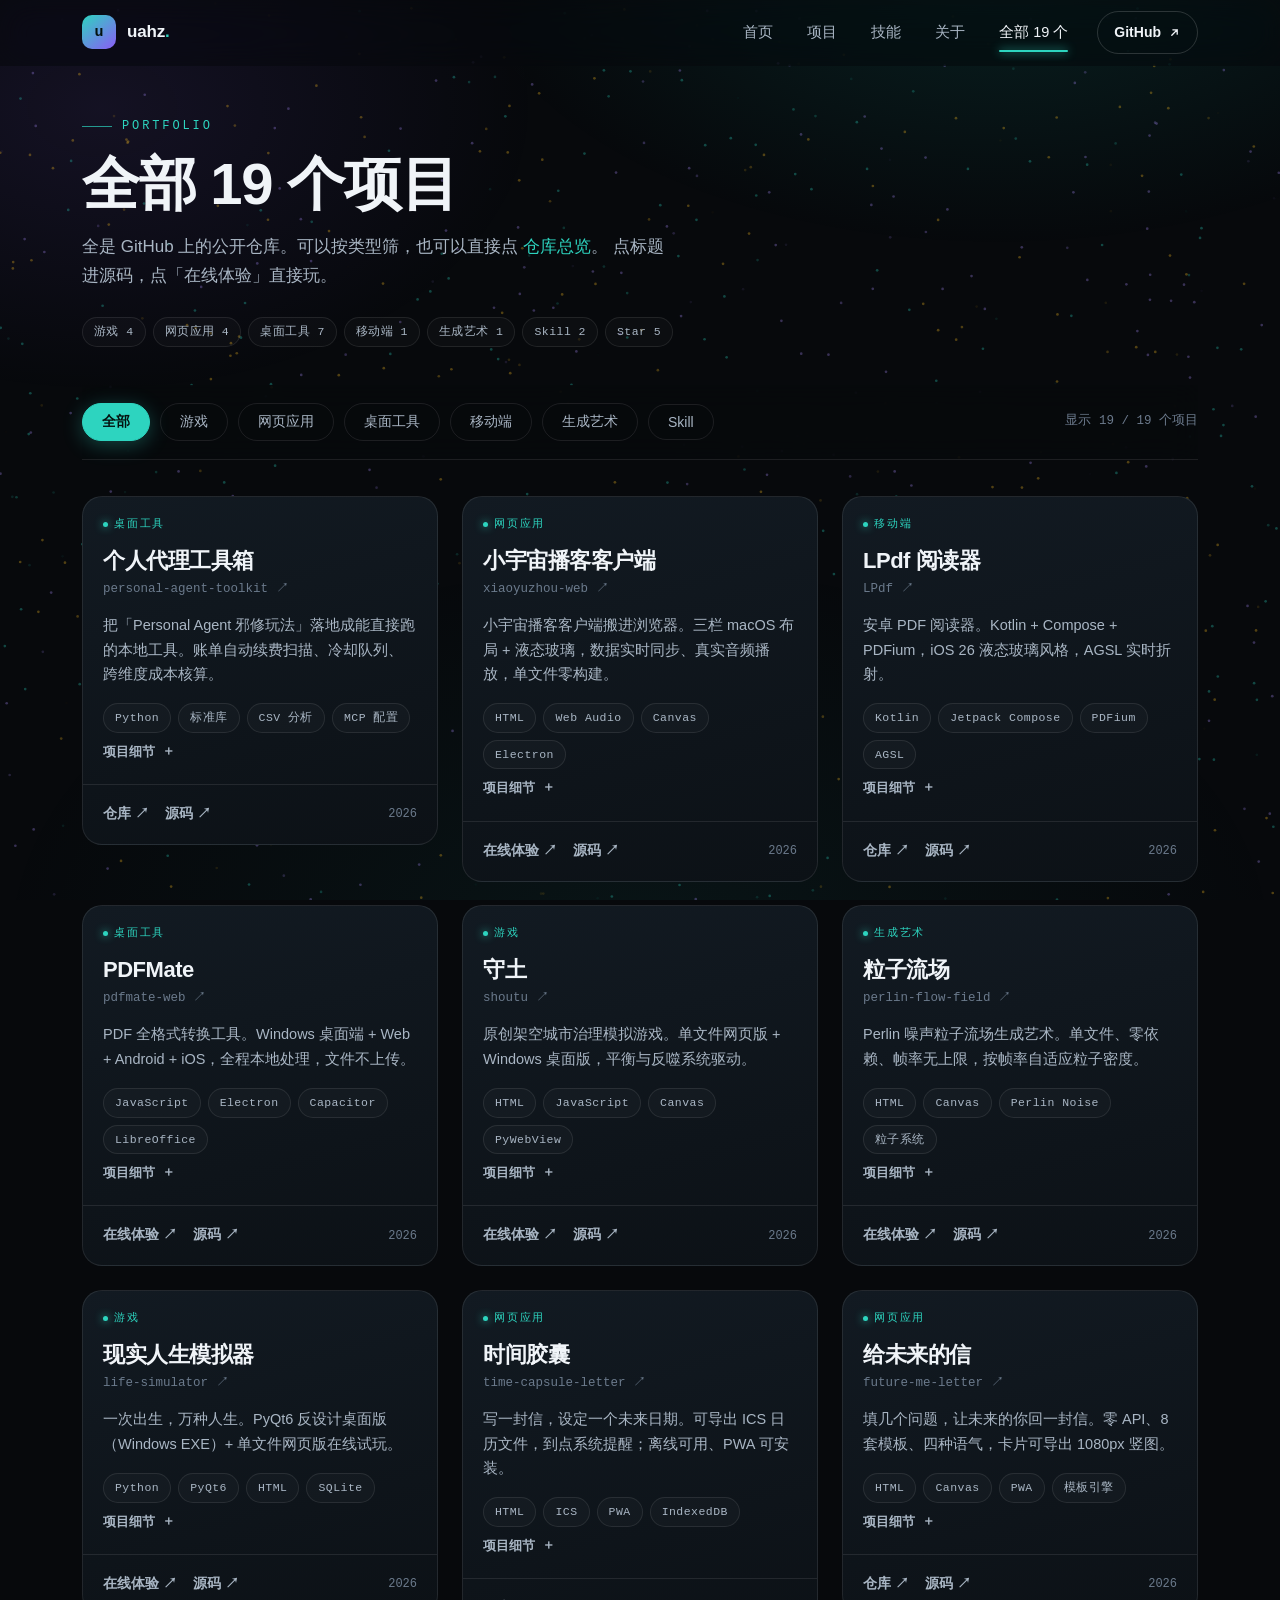
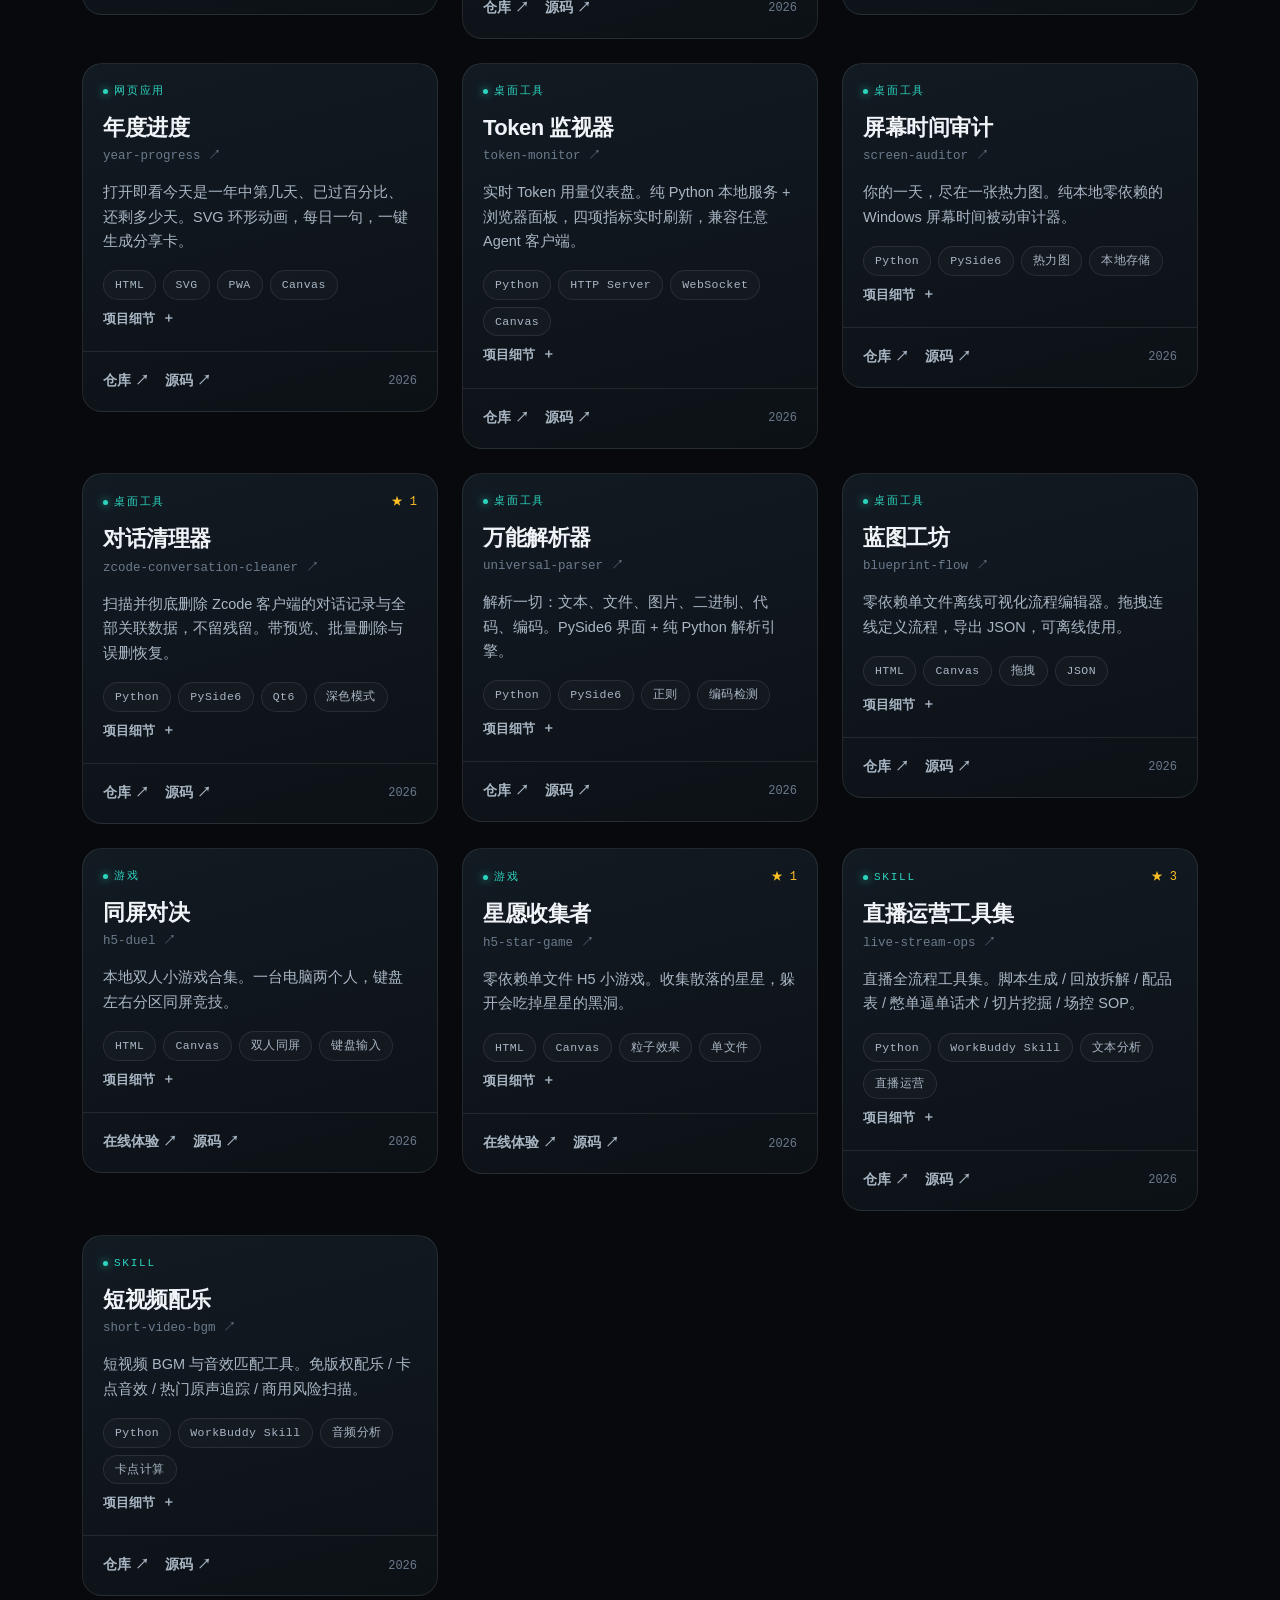
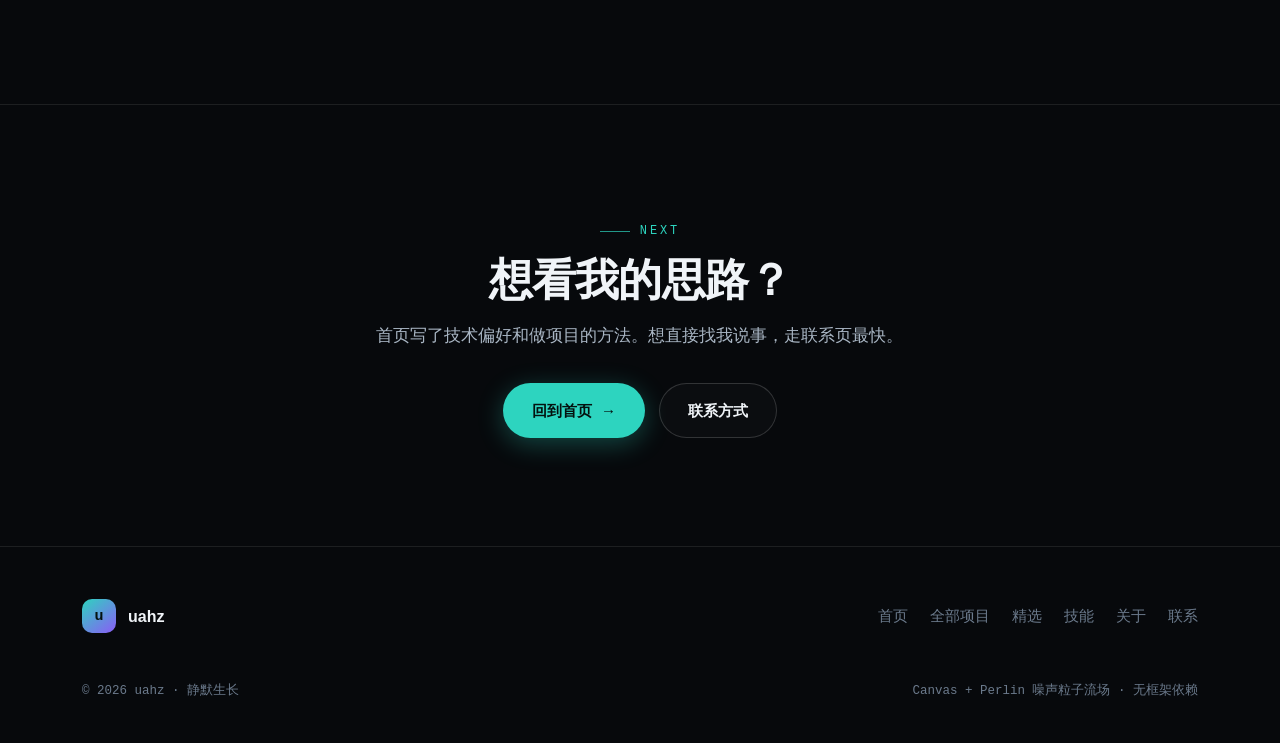
<file: work.html>
<!DOCTYPE html>
<html lang="zh-CN">
<head>
<meta charset="UTF-8">
<meta name="viewport" content="width=device-width, initial-scale=1">
<title>全部项目 · uahz</title>
<meta name="description" content="uahz 的 19 个开源项目：PDF 工具、播客客户端、安卓阅读器、网页应用、生成艺术与 WorkBuddy Skill。每项含简介、技术栈与访问链接。">
<meta name="theme-color" content="#07090C">
<link rel="icon" href="assets/img/favicon.svg" type="image/svg+xml">
<link rel="stylesheet" href="assets/css/style.css">
</head>
<body data-page="all">

<a class="skip" href="#main">跳到主要内容</a>
<div class="bar" aria-hidden="true"><div class="bar__fill"></div></div>
<canvas id="flow" aria-hidden="true"></canvas>
<div class="spot" aria-hidden="true"></div>

<!-- ============ Header ============ -->
<header class="head">
  <div class="w head__in">
    <a class="brand" href="index.html">
      <span class="brand__mk" aria-hidden="true">u</span>
      <span>uahz<span class="brand__cur">.</span></span>
    </a>
    <button class="burger" type="button" aria-expanded="false" aria-controls="nav" aria-label="打开导航">
      <i></i><i></i><i></i>
    </button>
    <nav class="nav" id="nav" aria-label="主导航">
      <a class="nav__l" href="index.html" data-nav="home">首页</a>
      <a class="nav__l" href="index.html#work" data-nav="work">项目</a>
      <a class="nav__l" href="index.html#skills" data-nav="skills">技能</a>
      <a class="nav__l" href="index.html#about" data-nav="about">关于</a>
      <a class="nav__l" href="work.html" data-nav="all">全部 19 个</a>
      <a class="nav__gh" href="https://github.com/uahz" target="_blank" rel="noopener">
        GitHub
        <svg width="13" height="13" viewBox="0 0 24 24" fill="none" stroke="currentColor" stroke-width="2.4" stroke-linecap="round" stroke-linejoin="round" aria-hidden="true"><path d="M7 17 17 7M9 7h8v8"/></svg>
      </a>
    </nav>
  </div>
</header>

<main id="main">

  <!-- ============ 页头 ============ -->
  <section class="sec" style="padding-bottom:38px">
    <div class="w">
      <div class="sec-head" style="margin-bottom:0">
        <span class="eyebrow rv">Portfolio</span>
        <h1 class="sec-title rv" style="font-size:clamp(34px,5.4vw,58px);transition-delay:.08s" data-split>全部 19 个项目</h1>
        <p class="sec-desc rv" style="transition-delay:.18s">
          全是 GitHub 上的公开仓库。可以按类型筛，也可以直接点
          <a href="https://github.com/uahz?tab=repositories" target="_blank" rel="noopener">仓库总览</a>。
          点标题进源码，点「在线体验」直接玩。
        </p>
        <div class="tags rv" style="margin-top:26px;transition-delay:.26s" data-cat-tags>
          <span class="tag">游戏 4</span>
          <span class="tag">网页应用 4</span>
          <span class="tag">桌面工具 7</span>
          <span class="tag">生成艺术 1</span>
          <span class="tag">移动端 1</span>
          <span class="tag">Skill 2</span>
        </div>
      </div>
    </div>
  </section>

  <!-- ============ 筛选 + 列表 ============ -->
  <section class="sec" style="padding-top:0">
    <div class="w">

      <div class="filters rv" data-filters role="group" aria-label="按类型筛选项目">
        <button class="fbtn" type="button" data-f="all" aria-pressed="true">全部</button>
        <button class="fbtn" type="button" data-f="game" aria-pressed="false">游戏</button>
        <button class="fbtn" type="button" data-f="web" aria-pressed="false">网页应用</button>
        <button class="fbtn" type="button" data-f="tool" aria-pressed="false">桌面工具</button>
        <button class="fbtn" type="button" data-f="mobile" aria-pressed="false">移动端</button>
        <button class="fbtn" type="button" data-f="art" aria-pressed="false">生成艺术</button>
        <button class="fbtn" type="button" data-f="skill" aria-pressed="false">Skill</button>
        <span class="fcount" data-fcount>显示 19 / 19 个项目</span>
      </div>

      <div class="grid" data-grid="all"></div>

      <p class="empty" data-empty hidden>
        <span class="empty__em" aria-hidden="true">◌</span><br>这个分类下暂时没有项目，换一个试试。
      </p>

    </div>
  </section>

  <!-- ============ 底部 ============ -->
  <section class="sec sec--line">
    <div class="w" style="text-align:center">
      <div class="rv">
        <span class="eyebrow" style="justify-content:center">Next</span>
        <h2 class="sec-title">想看我的思路？</h2>
        <p class="sec-desc" style="margin-left:auto;margin-right:auto">
          首页写了技术偏好和做项目的方法。想直接找我说事，走联系页最快。
        </p>
        <div style="display:flex;gap:14px;justify-content:center;flex-wrap:wrap;margin-top:32px">
          <a class="btn btn--p" href="index.html">
            <span>回到首页</span><span class="btn__ar" aria-hidden="true">→</span>
            <span class="btn__a" aria-hidden="true"></span>
          </a>
          <a class="btn btn--g" href="index.html#contact">
            <span>联系方式</span>
          </a>
        </div>
      </div>
    </div>
  </section>
</main>

<!-- ============ Footer ============ -->
<footer class="foot">
  <div class="w">
    <div class="foot__top">
      <div class="foot__brand">
        <span class="brand__mk" aria-hidden="true">u</span>
        <span>uahz</span>
      </div>
      <nav class="foot__nav" aria-label="页脚导航">
        <a href="index.html">首页</a>
        <a href="work.html">全部项目</a>
        <a href="index.html#work">精选</a>
        <a href="index.html#skills">技能</a>
        <a href="index.html#about">关于</a>
        <a href="index.html#contact">联系</a>
      </nav>
    </div>
    <div class="foot__bot">
      <span>© 2026 uahz · 静默生长</span>
      <span>Canvas + Perlin 噪声粒子流场 · 无框架依赖</span>
    </div>
  </div>
</footer>

<script src="assets/js/projects.js"></script>
<script src="assets/js/main.js"></script>
</body>
</html>
</file>
<file: assets/css/style.css>
/* ============================================================
   uahz · 个人项目站
   暗色 + 粒子流场主题
   1 令牌 / 2 基础 / 3 动效原语 / 4 布局 / 5 组件 / 6 区块 / 7 响应式
   ============================================================ */

/* ---------- 1. 设计令牌 ---------- */
:root {
  /* 暗色底：三层深度 */
  --bg-0: #07090C;
  --bg-1: #0C1116;
  --bg-2: #121A22;
  --bg-3: #1A242E;

  /* 强调色：青 + 紫双主色 */
  --cy-400: #2DD4BF;
  --cy-500: #14B8A6;
  --vi-400: #A78BFA;
  --vi-500: #8B5CF6;
  --am-400: #FBBF24;
  --rose: #FB7185;

  --tx-1: #F0F4F8;
  --tx-2: #A9B6C4;
  --tx-3: #6B7A8C;
  --line: rgba(255, 255, 255, 0.09);
  --line-2: rgba(255, 255, 255, 0.16);

  --font-sans: "Inter", "Segoe UI", -apple-system, "PingFang SC",
    "Microsoft YaHei", Roboto, sans-serif;
  --font-mono: "JetBrains Mono", "SFMono-Regular", Consolas, monospace;

  --r-sm: 8px;
  --r: 14px;
  --r-lg: 20px;

  --glow-cy: 0 0 0 1px rgba(45, 212, 191, 0.28), 0 8px 32px rgba(20, 184, 166, 0.22);
  --glow-vi: 0 0 0 1px rgba(167, 139, 250, 0.3), 0 8px 32px rgba(139, 92, 246, 0.24);
  --shadow: 0 20px 60px rgba(0, 0, 0, 0.5);

  --w: 1180px;
  --gutter: 32px;
  --head-h: 66px;

  --ease: cubic-bezier(0.22, 1, 0.36, 1);
  --spring: cubic-bezier(0.34, 1.56, 0.64, 1);
}

/* ---------- 2. 基础 ---------- */
*, *::before, *::after { box-sizing: border-box; }

html {
  scroll-behavior: smooth;
  scroll-padding-top: calc(var(--head-h) + 20px);
  -webkit-text-size-adjust: 100%;
}

body {
  margin: 0;
  font-family: var(--font-sans);
  font-size: 16px;
  line-height: 1.7;
  color: var(--tx-2);
  background: var(--bg-0);
  overflow-x: hidden;
  -webkit-font-smoothing: antialiased;
}

body::before {
  /* 全局底噪 + 顶部辉光 */
  content: "";
  position: fixed;
  inset: 0;
  pointer-events: none;
  z-index: 0;
  background:
    radial-gradient(900px 500px at 78% -6%, rgba(20, 184, 166, 0.14), transparent 60%),
    radial-gradient(700px 460px at 8% 12%, rgba(139, 92, 246, 0.1), transparent 62%),
    radial-gradient(1000px 600px at 50% 105%, rgba(45, 212, 191, 0.06), transparent 65%);
}

h1, h2, h3, h4 {
  margin: 0;
  font-weight: 700;
  line-height: 1.15;
  letter-spacing: -0.022em;
  color: var(--tx-1);
}
p { margin: 0; }
ul { margin: 0; padding: 0; list-style: none; }
img, svg, canvas { display: block; max-width: 100%; }
a { color: var(--cy-400); text-decoration: none; }
strong { color: var(--tx-1); font-weight: 600; }
code {
  font-family: var(--font-mono);
  font-size: 0.9em;
  padding: 2px 6px;
  border-radius: 5px;
  background: rgba(45, 212, 191, 0.1);
  color: var(--cy-400);
}
a:focus-visible, button:focus-visible, summary:focus-visible {
  outline: 2px solid var(--cy-400);
  outline-offset: 3px;
  border-radius: 4px;
}
::selection { background: rgba(45, 212, 191, 0.3); color: #fff; }

/* 滚动条 */
::-webkit-scrollbar { width: 10px; height: 10px; }
::-webkit-scrollbar-track { background: var(--bg-0); }
::-webkit-scrollbar-thumb { background: var(--bg-3); border-radius: 6px; border: 2px solid var(--bg-0); }
::-webkit-scrollbar-thumb:hover { background: var(--cy-500); }

.w { width: 100%; max-width: var(--w); margin: 0 auto; padding: 0 var(--gutter); position: relative; z-index: 1; }
.sr {
  position: absolute; width: 1px; height: 1px; padding: 0; margin: -1px;
  overflow: hidden; clip: rect(0 0 0 0); white-space: nowrap; border: 0;
}
.skip {
  position: fixed; left: 16px; top: -70px; z-index: 300;
  padding: 10px 18px; border-radius: var(--r-sm);
  background: var(--cy-400); color: #04120F; font-weight: 700;
  transition: top 0.22s var(--ease);
}
.skip:focus { top: 14px; }

/* ---------- 3. 动效原语 ---------- */

/* 3.1 粒子流场画布：固定全屏 */
#flow {
  position: fixed;
  inset: 0;
  width: 100%;
  height: 100%;
  z-index: 0;
  pointer-events: none;
  opacity: 0;
  transition: opacity 1.4s var(--ease);
}
#flow.is-on { opacity: 0.62; }

/* 3.2 鼠标光晕 */
.spot {
  position: fixed;
  width: 460px; height: 460px;
  margin: -230px 0 0 -230px;
  border-radius: 50%;
  z-index: 1;
  pointer-events: none;
  background: radial-gradient(circle, rgba(45, 212, 191, 0.13), transparent 62%);
  opacity: 0;
  transition: opacity 0.6s var(--ease);
  will-change: transform;
}
.spot.is-on { opacity: 1; }
.spot::after {
  content: "";
  position: absolute; inset: 40%;
  border-radius: 50%;
  background: radial-gradient(circle, rgba(139, 92, 246, 0.16), transparent 70%);
}

/* 3.3 滚动进度条 */
.bar {
  position: fixed; top: 0; left: 0; right: 0;
  height: 2px; z-index: 150;
  background: transparent;
  transform-origin: 0 50%;
  transform: scaleX(0);
}
.bar__fill {
  height: 100%;
  background: linear-gradient(90deg, var(--cy-400), var(--vi-400), var(--cy-400));
  background-size: 200% 100%;
  box-shadow: 0 0 12px rgba(45, 212, 191, 0.6);
  animation: barSlide 3s linear infinite;
}
@keyframes barSlide { to { background-position: 200% 0; } }

/* 3.4 进场：揭示 / 上浮 / 错峰 */
.rv { opacity: 0; transform: translateY(30px); transition: opacity 0.75s var(--ease), transform 0.75s var(--ease); }
.rv.in { opacity: 1; transform: none; }
.rv-s { opacity: 0; transform: translateX(-28px); transition: opacity 0.7s var(--ease), transform 0.7s var(--ease); }
.rv-s.in { opacity: 1; transform: none; }

@keyframes floatY { 0%, 100% { transform: translateY(0); } 50% { transform: translateY(-11px); } }
@keyframes pulseGlow {
  0%, 100% { box-shadow: 0 0 0 0 rgba(45, 212, 191, 0.42); }
  50% { box-shadow: 0 0 0 11px rgba(45, 212, 191, 0); }
}
@keyframes blink { 0%, 45% { opacity: 1; } 50%, 95% { opacity: 0; } 100% { opacity: 1; } }
@keyframes shimmer { 0% { background-position: -200% 0; } 100% { background-position: 200% 0; } }
@keyframes scrollHint { 0% { transform: translateY(0); opacity: 0; } 35% { opacity: 1; } 100% { transform: translateY(13px); opacity: 0; } }

/* 3.5 逐字入场 */
.split span {
  display: inline-block;
  opacity: 0;
  transform: translateY(0.5em) rotateX(-70deg);
  transform-origin: 50% 100%;
  transition: opacity 0.6s var(--ease), transform 0.7s var(--ease);
}
.split.in span { opacity: 1; transform: none; }

/* 3.6 干扰文字（悬停乱码） */
.glitch { position: relative; display: inline-block; }
.glitch::before, .glitch::after {
  content: attr(data-text);
  position: absolute; inset: 0;
  opacity: 0;
  pointer-events: none;
  clip-path: inset(0 0 0 0);
}
.glitch::before { color: var(--cy-400); }
.glitch::after { color: var(--vi-400); }
.glitch:hover::before { animation: glitchA 0.42s steps(2) 2; }
.glitch:hover::after { animation: glitchB 0.42s steps(2) 2; }
@keyframes glitchA {
  0% { opacity: 0.85; transform: translate(-2px, -1px); clip-path: inset(12% 0 62% 0); }
  50% { transform: translate(2px, 1px); clip-path: inset(52% 0 18% 0); }
  100% { opacity: 0; transform: none; }
}
@keyframes glitchB {
  0% { opacity: 0.85; transform: translate(2px, 1px); clip-path: inset(58% 0 14% 0); }
  50% { transform: translate(-2px, -1px); clip-path: inset(20% 0 66% 0); }
  100% { opacity: 0; transform: none; }
}

/* 3.7 打字机光标 */
.caret::after {
  content: "";
  display: inline-block;
  width: 3px; height: 0.95em;
  margin-left: 4px;
  vertical-align: -0.12em;
  background: var(--cy-400);
  animation: blink 1.05s steps(1) infinite;
}

/* ---------- 4. 布局 ---------- */
.sec { padding: 108px 0; position: relative; }
.sec--line { border-top: 1px solid var(--line); }

.sec-head { margin-bottom: 52px; }
.sec-head__row { display: flex; align-items: flex-end; justify-content: space-between; gap: 28px; flex-wrap: wrap; }
.eyebrow {
  display: inline-flex; align-items: center; gap: 10px;
  font-family: var(--font-mono);
  font-size: 12px;
  letter-spacing: 0.24em;
  text-transform: uppercase;
  color: var(--cy-400);
  margin-bottom: 14px;
}
.eyebrow::before { content: ""; width: 30px; height: 1px; background: currentColor; opacity: 0.7; }
.sec-title { font-size: clamp(28px, 4vw, 44px); }
.sec-desc { margin-top: 16px; max-width: 62ch; color: var(--tx-2); font-size: 17px; }

/* ---------- 5. 组件 ---------- */

/* 5.1 按钮：流光扫过 */
.btn {
  position: relative;
  display: inline-flex; align-items: center; gap: 9px;
  padding: 14px 28px;
  border: 1px solid transparent;
  border-radius: 999px;
  font-size: 15px; font-weight: 600;
  cursor: pointer;
  overflow: hidden;
  white-space: nowrap;
  transition: transform 0.28s var(--spring), box-shadow 0.28s var(--ease),
    background 0.28s var(--ease), color 0.28s var(--ease), border-color 0.28s var(--ease);
}
.btn__a {
  position: absolute; inset: 0;
  background: linear-gradient(100deg, transparent 20%, rgba(255, 255, 255, 0.32), transparent 80%);
  transform: translateX(-120%);
  transition: transform 0.7s var(--ease);
}
.btn:hover .btn__a { transform: translateX(120%); }
.btn--p { background: var(--cy-400); color: #04120F; box-shadow: 0 6px 26px rgba(45, 212, 191, 0.3); }
.btn--p:hover { box-shadow: 0 12px 40px rgba(45, 212, 191, 0.46); }
.btn--g { border-color: var(--line-2); color: var(--tx-1); background: rgba(255, 255, 255, 0.02); }
.btn--g:hover { border-color: var(--cy-400); background: rgba(45, 212, 191, 0.08); }
.btn--v { border-color: rgba(167, 139, 250, 0.4); color: var(--vi-400); background: rgba(139, 92, 246, 0.08); }
.btn--v:hover { background: rgba(139, 92, 246, 0.18); box-shadow: var(--glow-vi); }
.btn__ar { transition: transform 0.3s var(--ease); }
.btn:hover .btn__ar { transform: translateX(5px); }

/* 5.2 标签 */
.tag {
  display: inline-flex; align-items: center;
  padding: 4px 11px;
  border: 1px solid var(--line);
  border-radius: 999px;
  font-family: var(--font-mono);
  font-size: 11.5px;
  letter-spacing: 0.04em;
  color: var(--tx-2);
  background: rgba(255, 255, 255, 0.025);
  transition: all 0.22s var(--ease);
}
.tag:hover { border-color: var(--cy-500); color: var(--cy-400); }
.tags { display: flex; flex-wrap: wrap; gap: 7px; }

/* 5.3 统计数字 */
.stats { display: flex; flex-wrap: wrap; gap: 40px; }
.stat { display: grid; gap: 3px; }
.stat__n {
  font-family: var(--font-mono);
  font-size: clamp(26px, 3.4vw, 38px);
  font-weight: 700;
  line-height: 1;
  background: linear-gradient(100deg, var(--cy-400), var(--vi-400));
  -webkit-background-clip: text;
  background-clip: text;
  -webkit-text-fill-color: transparent;
  background-size: 200% 100%;
  animation: shimmer 4s linear infinite;
}
.stat__l { font-size: 12.5px; letter-spacing: 0.1em; text-transform: uppercase; color: var(--tx-3); }

/* 5.4 Header */
.head {
  position: fixed; top: 0; left: 0; right: 0;
  height: var(--head-h);
  z-index: 200;
  display: flex; align-items: center;
  background: rgba(7, 9, 12, 0.6);
  backdrop-filter: blur(16px) saturate(160%);
  -webkit-backdrop-filter: blur(16px) saturate(160%);
  border-bottom: 1px solid transparent;
  transition: background 0.32s var(--ease), border-color 0.32s var(--ease);
}
.head.stuck { background: rgba(7, 9, 12, 0.88); border-bottom-color: var(--line); }
.head__in { display: flex; align-items: center; justify-content: space-between; gap: 20px; }

.brand { display: flex; align-items: center; gap: 11px; color: var(--tx-1); font-weight: 700; font-size: 17px; letter-spacing: -0.01em; }
.brand__mk {
  position: relative;
  width: 34px; height: 34px;
  border-radius: 10px;
  display: grid; place-items: center;
  background: linear-gradient(140deg, var(--cy-400), var(--vi-500));
  color: #04120F;
  font-family: var(--font-mono);
  font-weight: 800;
  font-size: 15px;
  overflow: hidden;
  transition: transform 0.4s var(--spring);
}
.brand:hover .brand__mk { transform: rotate(180deg) scale(1.08); }
.brand__cur { color: var(--cy-400); }

.nav { display: flex; align-items: center; gap: 4px; }
.nav__l {
  position: relative;
  padding: 9px 15px;
  border-radius: var(--r-sm);
  font-size: 14.5px; font-weight: 500;
  color: var(--tx-2);
  transition: color 0.24s var(--ease), background 0.24s var(--ease);
}
.nav__l:hover { color: var(--tx-1); background: rgba(255, 255, 255, 0.04); }
.nav__l.on { color: var(--tx-1); }
.nav__l.on::after {
  content: "";
  position: absolute; left: 15px; right: 15px; bottom: 2px;
  height: 2px; border-radius: 2px;
  background: var(--cy-400);
  box-shadow: 0 0 10px var(--cy-400);
  animation: pulseGlow 2.6s var(--ease) infinite;
}
.nav__gh {
  margin-left: 10px; padding: 9px 16px;
  border: 1px solid var(--line-2); border-radius: 999px;
  font-size: 14px; font-weight: 600; color: var(--tx-1);
  display: inline-flex; align-items: center; gap: 7px;
  transition: all 0.26s var(--ease);
}
.nav__gh:hover { border-color: var(--cy-400); background: rgba(45, 212, 191, 0.1); transform: translateY(-2px); }

.burger {
  display: none;
  width: 42px; height: 42px;
  border: 1px solid var(--line-2);
  border-radius: var(--r-sm);
  background: transparent; cursor: pointer;
  padding: 0; place-items: center;
}
.burger i {
  display: block; width: 18px; height: 2px; border-radius: 2px;
  background: var(--tx-1);
  transition: transform 0.28s var(--ease), opacity 0.2s var(--ease);
}
.burger i + i { margin-top: 4px; }
.burger[aria-expanded="true"] i:nth-child(1) { transform: translateY(6px) rotate(45deg); }
.burger[aria-expanded="true"] i:nth-child(2) { opacity: 0; }
.burger[aria-expanded="true"] i:nth-child(3) { transform: translateY(-6px) rotate(-45deg); }

/* 5.5 项目卡：3D 倾斜 + 跟随高光 */
.pcard {
  position: relative;
  display: flex; flex-direction: column;
  border: 1px solid var(--line);
  border-radius: var(--r-lg);
  background: linear-gradient(165deg, var(--bg-2), var(--bg-1));
  overflow: hidden;
  transform-style: preserve-3d;
  transition: border-color 0.32s var(--ease), box-shadow 0.32s var(--ease);
  will-change: transform;
}
.pcard::before {
  content: "";
  position: absolute; inset: 0;
  background: radial-gradient(340px circle at var(--mx, 50%) var(--my, 0%),
    rgba(45, 212, 191, 0.13), transparent 62%);
  opacity: 0;
  transition: opacity 0.34s var(--ease);
  pointer-events: none;
  z-index: 2;
}
.pcard:hover::before { opacity: 1; }
.pcard:hover { border-color: rgba(45, 212, 191, 0.42); box-shadow: var(--shadow), var(--glow-cy); }

.pcard__top { display: flex; align-items: center; justify-content: space-between; gap: 14px; padding: 18px 20px 0; }
.pcard__cat {
  display: inline-flex; align-items: center; gap: 6px;
  font-family: var(--font-mono); font-size: 11px;
  letter-spacing: 0.16em; text-transform: uppercase;
  color: var(--cy-400);
}
.pcard__cat::before { content: ""; width: 5px; height: 5px; border-radius: 50%; background: currentColor; box-shadow: 0 0 8px currentColor; }
.pcard__star { display: inline-flex; align-items: center; gap: 4px; font-family: var(--font-mono); font-size: 12px; color: var(--am-400); }
.pcard__mid { padding: 14px 20px 0; }
.pcard__cn { font-size: 22px; color: var(--tx-1); }
.pcard__repo {
  display: inline-block; margin-top: 5px;
  font-family: var(--font-mono); font-size: 12.5px; color: var(--tx-3);
  transition: color 0.24s var(--ease);
}
.pcard:hover .pcard__repo { color: var(--cy-400); }
.pcard__desc { margin-top: 13px; font-size: 14.5px; color: var(--tx-2); line-height: 1.68; }
.pcard__tech { margin-top: 17px; padding: 0 20px; }
.pcard__foot {
  display: flex; align-items: center; justify-content: space-between;
  gap: 12px; margin-top: auto; padding: 18px 20px;
  border-top: 1px solid var(--line);
}
.pcard__links { display: flex; flex-wrap: wrap; gap: 16px; font-size: 13.5px; font-weight: 600; }
.pcard__links a { display: inline-flex; align-items: center; gap: 5px; color: var(--tx-2); transition: color 0.22s var(--ease), transform 0.22s var(--ease); }
.pcard__links a:hover { color: var(--cy-400); transform: translateX(3px); }
.pcard__yr { font-family: var(--font-mono); font-size: 12px; color: var(--tx-3); }

.pcard__more { padding: 0 20px 20px; }
.pcard__more summary {
  cursor: pointer; list-style: none;
  display: inline-flex; align-items: center; gap: 7px;
  font-size: 13px; font-weight: 600; color: var(--tx-2);
  padding: 8px 0 0;
  transition: color 0.22s var(--ease);
}
.pcard__more summary::-webkit-details-marker { display: none; }
.pcard__more summary::after { content: "＋"; font-family: var(--font-mono); transition: transform 0.28s var(--ease); }
.pcard__more[open] summary::after { transform: rotate(45deg); }
.pcard__more summary:hover { color: var(--cy-400); }
.pcard__more ul { margin-top: 12px; display: grid; gap: 7px; padding-bottom: 4px; }
.pcard__more li { position: relative; padding-left: 16px; font-size: 13.5px; color: var(--tx-2); }
.pcard__more li::before { content: "▸"; position: absolute; left: 0; top: 0; color: var(--cy-500); }

/* 5.6 筛选器 */
.filters {
  position: sticky; top: var(--head-h); z-index: 90;
  display: flex; flex-wrap: wrap; align-items: center; gap: 10px;
  padding: 18px 0;
  margin-bottom: 14px;
  background: rgba(7, 9, 12, 0.78);
  backdrop-filter: blur(14px);
  -webkit-backdrop-filter: blur(14px);
  border-bottom: 1px solid var(--line);
}
.fbtn {
  padding: 9px 19px;
  border: 1px solid var(--line);
  border-radius: 999px;
  background: transparent;
  color: var(--tx-2);
  font-family: var(--font-sans);
  font-size: 14px; font-weight: 500;
  cursor: pointer;
  transition: all 0.26s var(--ease);
}
.fbtn:hover { color: var(--tx-1); border-color: var(--line-2); transform: translateY(-2px); }
.fbtn[aria-pressed="true"] {
  background: var(--cy-400); border-color: var(--cy-400);
  color: #04120F; font-weight: 600;
  box-shadow: 0 4px 20px rgba(45, 212, 191, 0.3);
}
.fcount { margin-left: auto; font-family: var(--font-mono); font-size: 12.5px; color: var(--tx-3); }

.grid { display: grid; grid-template-columns: repeat(3, 1fr); gap: 24px; margin-top: 36px; }
.grid--2 { grid-template-columns: repeat(2, 1fr); }
.empty { grid-column: 1 / -1; padding: 90px 0; text-align: center; color: var(--tx-3); }
.empty__em { font-size: 44px; margin-bottom: 14px; animation: floatY 3.2s var(--ease) infinite; }

/* 5.7 技能条 */
.skills { display: grid; gap: 16px; }
.skill {
  display: grid; grid-template-columns: 168px 1fr auto; gap: 20px; align-items: center;
  padding: 18px 22px;
  border: 1px solid var(--line);
  border-radius: var(--r);
  background: rgba(255, 255, 255, 0.015);
  transition: all 0.3s var(--ease);
}
.skill:hover { border-color: rgba(45, 212, 191, 0.4); background: rgba(45, 212, 191, 0.04); transform: translateX(6px); }
.skill__n { font-size: 15.5px; font-weight: 600; color: var(--tx-1); }
.skill__tags { display: flex; flex-wrap: wrap; gap: 7px; }
.skill__pct { font-family: var(--font-mono); font-size: 13px; color: var(--cy-400); min-width: 44px; text-align: right; }

/* 5.8 时间线 */
.tl { display: grid; gap: 0; }
.tl__i {
  position: relative;
  display: grid; grid-template-columns: 168px 1fr; gap: 26px;
  padding: 26px 0;
  border-top: 1px solid var(--line);
}
.tl__i:last-child { border-bottom: 1px solid var(--line); }
.tl__i::before {
  content: ""; position: absolute; left: 168px; top: 0; bottom: 0;
  width: 1px; background: var(--line);
}
.tl__dot {
  position: absolute; left: 164px; top: 33px;
  width: 9px; height: 9px; border-radius: 50%;
  background: var(--bg-0);
  border: 2px solid var(--cy-400);
  transition: all 0.3s var(--ease);
}
.tl__i:hover .tl__dot { background: var(--cy-400); box-shadow: 0 0 0 5px rgba(45, 212, 191, 0.18); transform: scale(1.25); }
.tl__when { font-family: var(--font-mono); font-size: 13.5px; color: var(--tx-3); }
.tl__role { font-size: 18px; color: var(--tx-1); font-weight: 600; }
.tl__org { font-family: var(--font-mono); font-size: 13px; color: var(--cy-400); margin-top: 4px; }
.tl__note { margin-top: 10px; font-size: 14.5px; color: var(--tx-2); }

/* 5.9 联系 */
.ct-grid { display: grid; grid-template-columns: 1fr 1fr; gap: 44px; align-items: start; }
/* 直接联系块（替代原表单：静态站没有后端，不放假回执的输入框） */
.ct-direct {
  padding: 32px;
  border: 1px solid var(--line);
  border-radius: var(--r-lg);
  background: linear-gradient(165deg, var(--bg-2), var(--bg-1));
}
.ct-direct__mail {
  margin-top: 28px; padding-top: 20px;
  border-top: 1px solid var(--line);
  font-family: var(--font-mono); font-size: 13.5px;
  color: var(--cy-400); letter-spacing: .03em;
}
.ct-list { display: grid; gap: 12px; margin-top: 30px; }
.ct {
  display: flex; align-items: center; gap: 16px;
  padding: 16px 20px;
  border: 1px solid var(--line);
  border-radius: var(--r);
  transition: all 0.3s var(--ease);
}
.ct:hover { border-color: var(--cy-500); background: rgba(45, 212, 191, 0.05); transform: translateX(8px); }
.ct__ic {
  width: 42px; height: 42px; flex: none;
  border-radius: 11px; display: grid; place-items: center;
  background: rgba(45, 212, 191, 0.11); color: var(--cy-400);
  transition: transform 0.4s var(--spring);
}
.ct:hover .ct__ic { transform: rotate(-12deg) scale(1.1); }
.ct__l { font-family: var(--font-mono); font-size: 11px; letter-spacing: 0.14em; text-transform: uppercase; color: var(--tx-3); }
.ct__v { font-size: 15px; color: var(--tx-1); word-break: break-all; }

.form {
  display: grid; gap: 16px;
  padding: 30px;
  border: 1px solid var(--line);
  border-radius: var(--r-lg);
  background: linear-gradient(165deg, var(--bg-2), var(--bg-1));
}
.form__row { display: grid; grid-template-columns: 1fr 1fr; gap: 14px; }
.form label { display: grid; gap: 7px; font-size: 13.5px; color: var(--tx-2); }
.form input, .form textarea {
  width: 100%; padding: 13px 15px;
  border: 1px solid var(--line);
  border-radius: var(--r-sm);
  background: rgba(0, 0, 0, 0.28);
  color: var(--tx-1);
  font-family: inherit; font-size: 14.5px;
  resize: vertical;
  transition: all 0.24s var(--ease);
}
.form input::placeholder, .form textarea::placeholder { color: var(--tx-3); }
.form input:focus, .form textarea:focus {
  outline: none;
  border-color: var(--cy-500);
  background: rgba(45, 212, 191, 0.05);
  box-shadow: 0 0 0 3px rgba(45, 212, 191, 0.1);
}
.form__msg { font-size: 13px; color: var(--tx-3); }
.form__st { font-size: 14px; color: var(--cy-400); min-height: 1.5em; }

/* 5.10 Footer */
.foot { border-top: 1px solid var(--line); padding: 52px 0 34px; position: relative; z-index: 1; }
.foot__top { display: flex; align-items: center; justify-content: space-between; gap: 24px; flex-wrap: wrap; padding-bottom: 26px; }
.foot__brand { display: flex; align-items: center; gap: 12px; color: var(--tx-1); font-weight: 700; }
.foot__nav { display: flex; flex-wrap: wrap; gap: 22px; font-size: 14.5px; }
.foot__nav a { color: var(--tx-3); transition: color 0.22s var(--ease); }
.foot__nav a:hover { color: var(--cy-400); }
.foot__bot { display: flex; align-items: center; justify-content: space-between; gap: 16px; flex-wrap: wrap; padding-top: 22px; font-family: var(--font-mono); font-size: 12.5px; color: var(--tx-3); }

/* ---------- 6. 区块 ---------- */

/* 6.1 Hero */
.hero { position: relative; padding: 168px 0 108px; }
.hero__in { display: grid; grid-template-columns: 1.25fr 0.75fr; gap: 60px; align-items: center; }

.hero__pill {
  display: inline-flex; align-items: center; gap: 10px;
  padding: 8px 17px;
  border: 1px solid rgba(45, 212, 191, 0.32);
  border-radius: 999px;
  background: rgba(45, 212, 191, 0.08);
  font-family: var(--font-mono); font-size: 12px;
  letter-spacing: 0.1em;
  color: var(--cy-400);
  animation: floatY 4s var(--ease) infinite;
}
.hero__pill b {
  width: 7px; height: 7px; border-radius: 50%;
  background: var(--cy-400);
  box-shadow: 0 0 0 0 rgba(45, 212, 191, 0.5);
  animation: pulseGlow 2s var(--ease) infinite;
}

.hero__t {
  margin-top: 26px;
  font-size: clamp(38px, 6.2vw, 76px);
  line-height: 1.04;
  letter-spacing: -0.035em;
}
.hero__t .g {
  background: linear-gradient(100deg, var(--cy-400) 0%, var(--vi-400) 55%, var(--am-400) 100%);
  -webkit-background-clip: text; background-clip: text;
  -webkit-text-fill-color: transparent;
  background-size: 200% 100%;
  animation: shimmer 6s linear infinite;
  padding-right: 0.1em;
}
/* 逐字动画会把 .g 内部拆成 span，background-clip:text 只作用于元素自身，
   所以内层 span 需要继承同一套渐变，否则整段文字会掉色变成纯白。 */
.hero__t .g > span {
  background: inherit;
  -webkit-background-clip: text; background-clip: text;
  -webkit-text-fill-color: transparent;
  background-size: inherit;
  animation: inherit;
}
.hero__d { margin-top: 24px; font-size: clamp(16px, 1.5vw, 19px); max-width: 56ch; color: var(--tx-2); }
.hero__cta { display: flex; flex-wrap: wrap; gap: 14px; margin-top: 38px; }
.hero__stats { display: flex; flex-wrap: wrap; gap: 44px; margin-top: 56px; padding-top: 32px; border-top: 1px solid var(--line); }

.hero__side { display: grid; gap: 16px; }
.mini {
  position: relative;
  padding: 22px 24px;
  border: 1px solid var(--line);
  border-radius: var(--r-lg);
  background: linear-gradient(160deg, var(--bg-2), var(--bg-1));
  overflow: hidden;
  transition: all 0.34s var(--ease);
}
.mini:hover { border-color: rgba(45, 212, 191, 0.4); transform: translateY(-5px); box-shadow: var(--shadow); }
.mini__k { font-family: var(--font-mono); font-size: 11px; letter-spacing: 0.16em; text-transform: uppercase; color: var(--tx-3); }
.mini__v { margin-top: 9px; font-size: 16px; color: var(--tx-1); font-weight: 600; }
.mini__v span { color: var(--cy-400); font-family: var(--font-mono); }
.mini__d { margin-top: 6px; font-size: 13.5px; color: var(--tx-2); }
.mini__orb {
  position: absolute; right: -30px; top: -30px;
  width: 120px; height: 120px; border-radius: 50%;
  background: radial-gradient(circle, rgba(45, 212, 191, 0.18), transparent 70%);
  animation: floatY 5s var(--ease) infinite;
}

/* 滚动提示 */
.hint {
  position: absolute; left: 50%; bottom: 30px;
  transform: translateX(-50%);
  display: grid; justify-items: center; gap: 8px;
  font-family: var(--font-mono); font-size: 11px;
  letter-spacing: 0.2em; text-transform: uppercase;
  color: var(--tx-3);
}
.hint__ln { width: 1px; height: 34px; background: linear-gradient(180deg, var(--cy-400), transparent); position: relative; overflow: hidden; }
.hint__ln::after { content: ""; position: absolute; top: 0; left: 0; width: 100%; height: 40%; background: var(--cy-400); animation: scrollHint 1.9s var(--ease) infinite; }

/* 6.2 打字机区 */
.typer { min-height: 62px; font-family: var(--font-mono); font-size: clamp(15px, 2vw, 21px); color: var(--tx-1); }
.typer__l { color: var(--cy-400); }
.typer__p { color: var(--tx-3); margin-right: 10px; }

/* 6.3 关于 */
.about { display: grid; grid-template-columns: 1fr 1fr; gap: 52px; align-items: start; }
.about__p + .about__p { margin-top: 18px; }
.quote {
  position: relative;
  margin-top: 30px; padding: 24px 26px 24px 30px;
  border: 1px solid var(--line);
  border-left: 3px solid var(--cy-400);
  border-radius: 0 var(--r) var(--r) 0;
  background: rgba(45, 212, 191, 0.04);
  font-size: 15.5px; color: var(--tx-1);
}

/* 6.4 终端区 */
.term {
  border: 1px solid var(--line);
  border-radius: var(--r-lg);
  background: rgba(0, 0, 0, 0.35);
  overflow: hidden;
  box-shadow: var(--shadow);
}
.term__bar { display: flex; align-items: center; gap: 8px; padding: 13px 18px; background: rgba(255, 255, 255, 0.03); border-bottom: 1px solid var(--line); }
.term__dot { width: 11px; height: 11px; border-radius: 50%; }
.term__dot--r { background: var(--rose); }
.term__dot--y { background: var(--am-400); }
.term__dot--g { background: var(--cy-400); }
.term__t { margin-left: 10px; font-family: var(--font-mono); font-size: 12.5px; color: var(--tx-3); }
.term__b { padding: 22px 24px; font-family: var(--font-mono); font-size: 13.5px; line-height: 1.95; min-height: 260px; }
.term__b .p { color: var(--cy-400); }
.term__b .c { color: var(--tx-3); }
.term__b .g { color: var(--tx-1); }
.term__b .v { color: var(--vi-400); }
.term__b .y { color: var(--am-400); }
.term__b div { opacity: 0; animation: termIn 0.42s var(--ease) forwards; }
@keyframes termIn { from { opacity: 0; transform: translateX(-10px); } to { opacity: 1; transform: none; } }

/* ---------- 7. 响应式 ---------- */
@media (max-width: 1060px) {
  .grid { grid-template-columns: repeat(2, 1fr); }
  .hero__in, .about, .ct-grid { grid-template-columns: 1fr; }
  .hero__side { grid-template-columns: repeat(2, 1fr); }
}

@media (max-width: 860px) {
  :root { --gutter: 20px; }
  .sec { padding: 74px 0; }
  .burger { display: grid; }
  .nav {
    position: absolute; top: var(--head-h); left: 0; right: 0;
    flex-direction: column; align-items: stretch; gap: 2px;
    padding: 16px var(--gutter) 24px;
    background: rgba(7, 9, 12, 0.97);
    backdrop-filter: blur(18px);
    border-bottom: 1px solid var(--line);
    box-shadow: var(--shadow);
    display: none;
  }
  .nav.open { display: flex; animation: termIn 0.3s var(--ease); }
  .nav__l { padding: 13px 14px; font-size: 16px; }
  .nav__l.on::after { display: none; }
  .nav__gh { margin: 8px 0 0; justify-content: center; padding: 13px; }
  .grid, .grid--2 { grid-template-columns: 1fr; }
  .hero__side { grid-template-columns: 1fr; }
  .hero { padding: 132px 0 88px; }
  .form__row { grid-template-columns: 1fr; }
  .skill { grid-template-columns: 1fr; gap: 11px; }
  .skill__pct { text-align: left; }
  .tl__i { grid-template-columns: 1fr; gap: 8px; }
  .tl__i::before, .tl__dot { display: none; }
  .hint { display: none; }
  .fcount { margin-left: 0; width: 100%; }
}

@media (max-width: 560px) {
  .hero__stats { gap: 28px; }
  .stats { gap: 28px; }
  .pcard__foot { flex-direction: column; align-items: flex-start; }
  .hero__cta .btn { width: 100%; justify-content: center; }
  #flow { opacity: 0.4; }
}

@media (prefers-reduced-motion: reduce) {
  html { scroll-behavior: auto; }
  *, *::before, *::after {
    animation-duration: 0.01ms !important;
    animation-iteration-count: 1 !important;
    transition-duration: 0.01ms !important;
  }
  .rv, .rv-s, .split span { opacity: 1 !important; transform: none !important; }
  .term__b div { opacity: 1; }
  #flow, .spot { display: none; }
}
</file>
